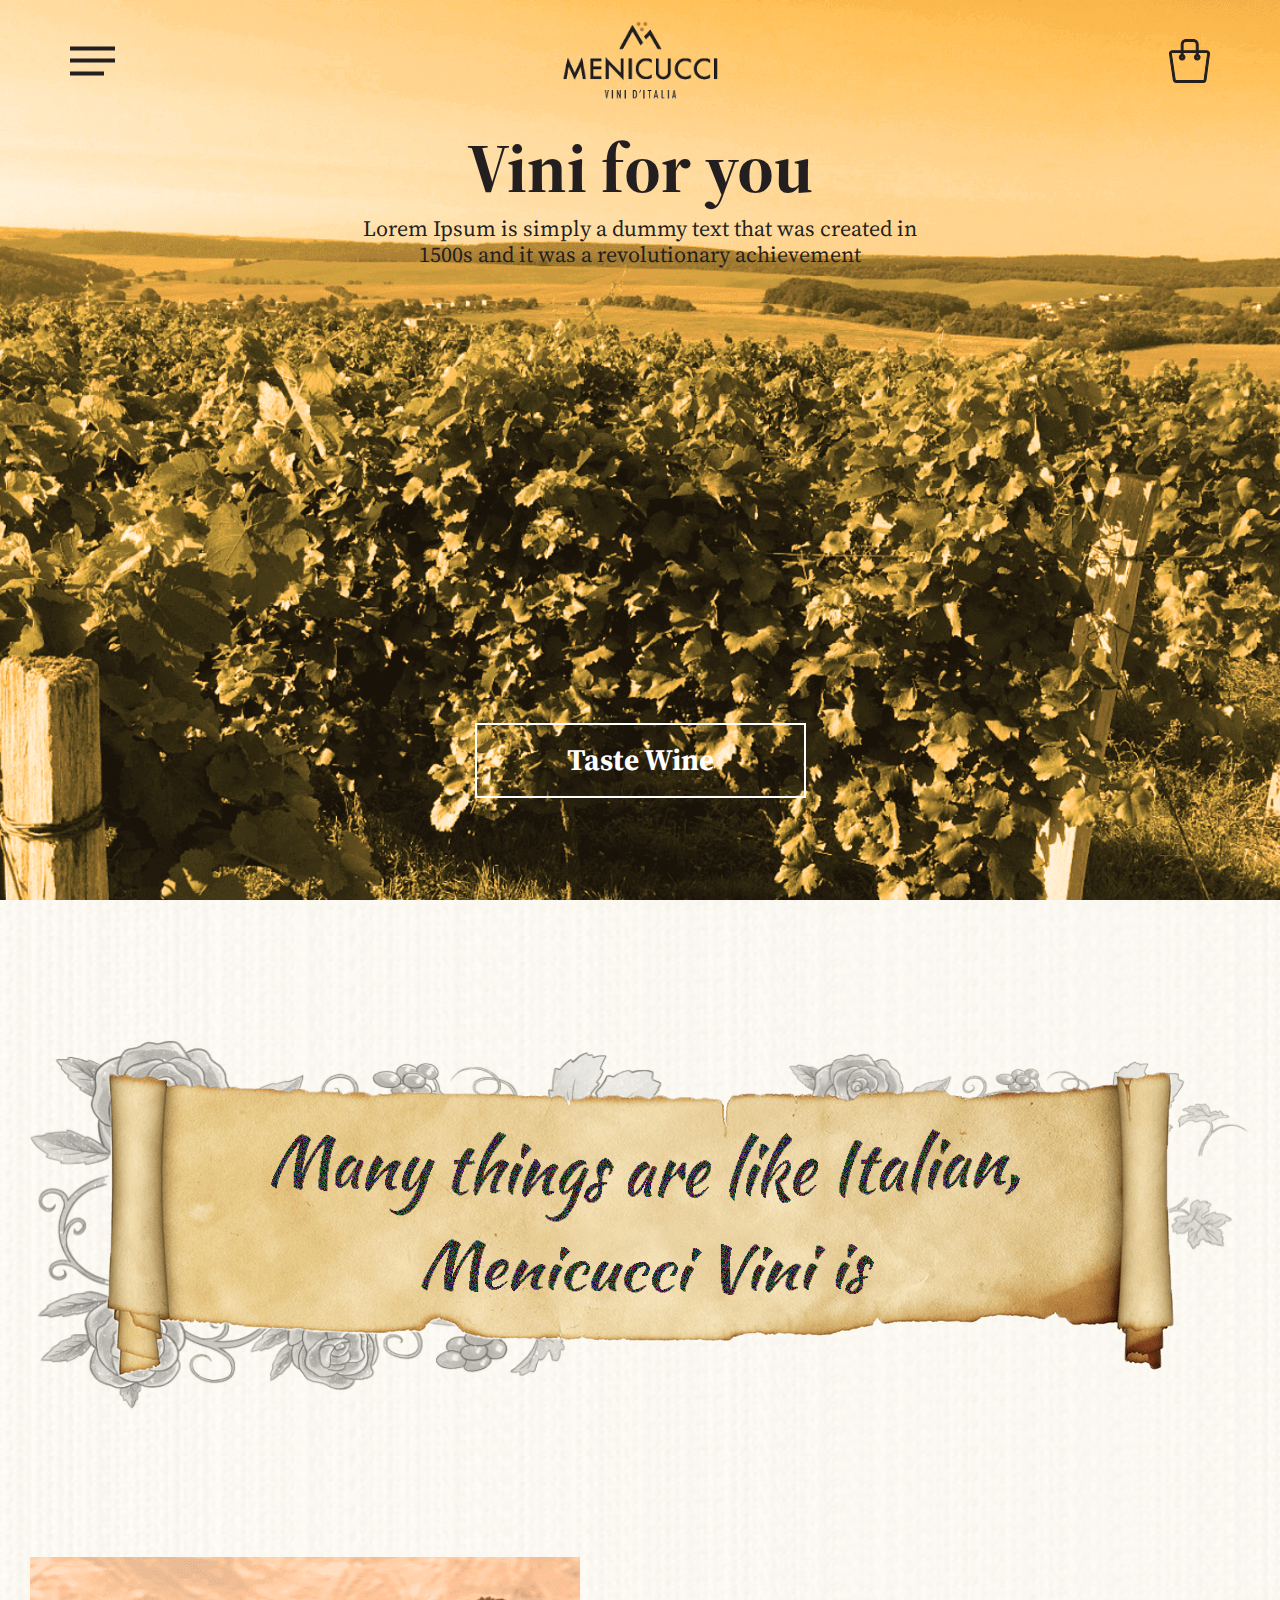
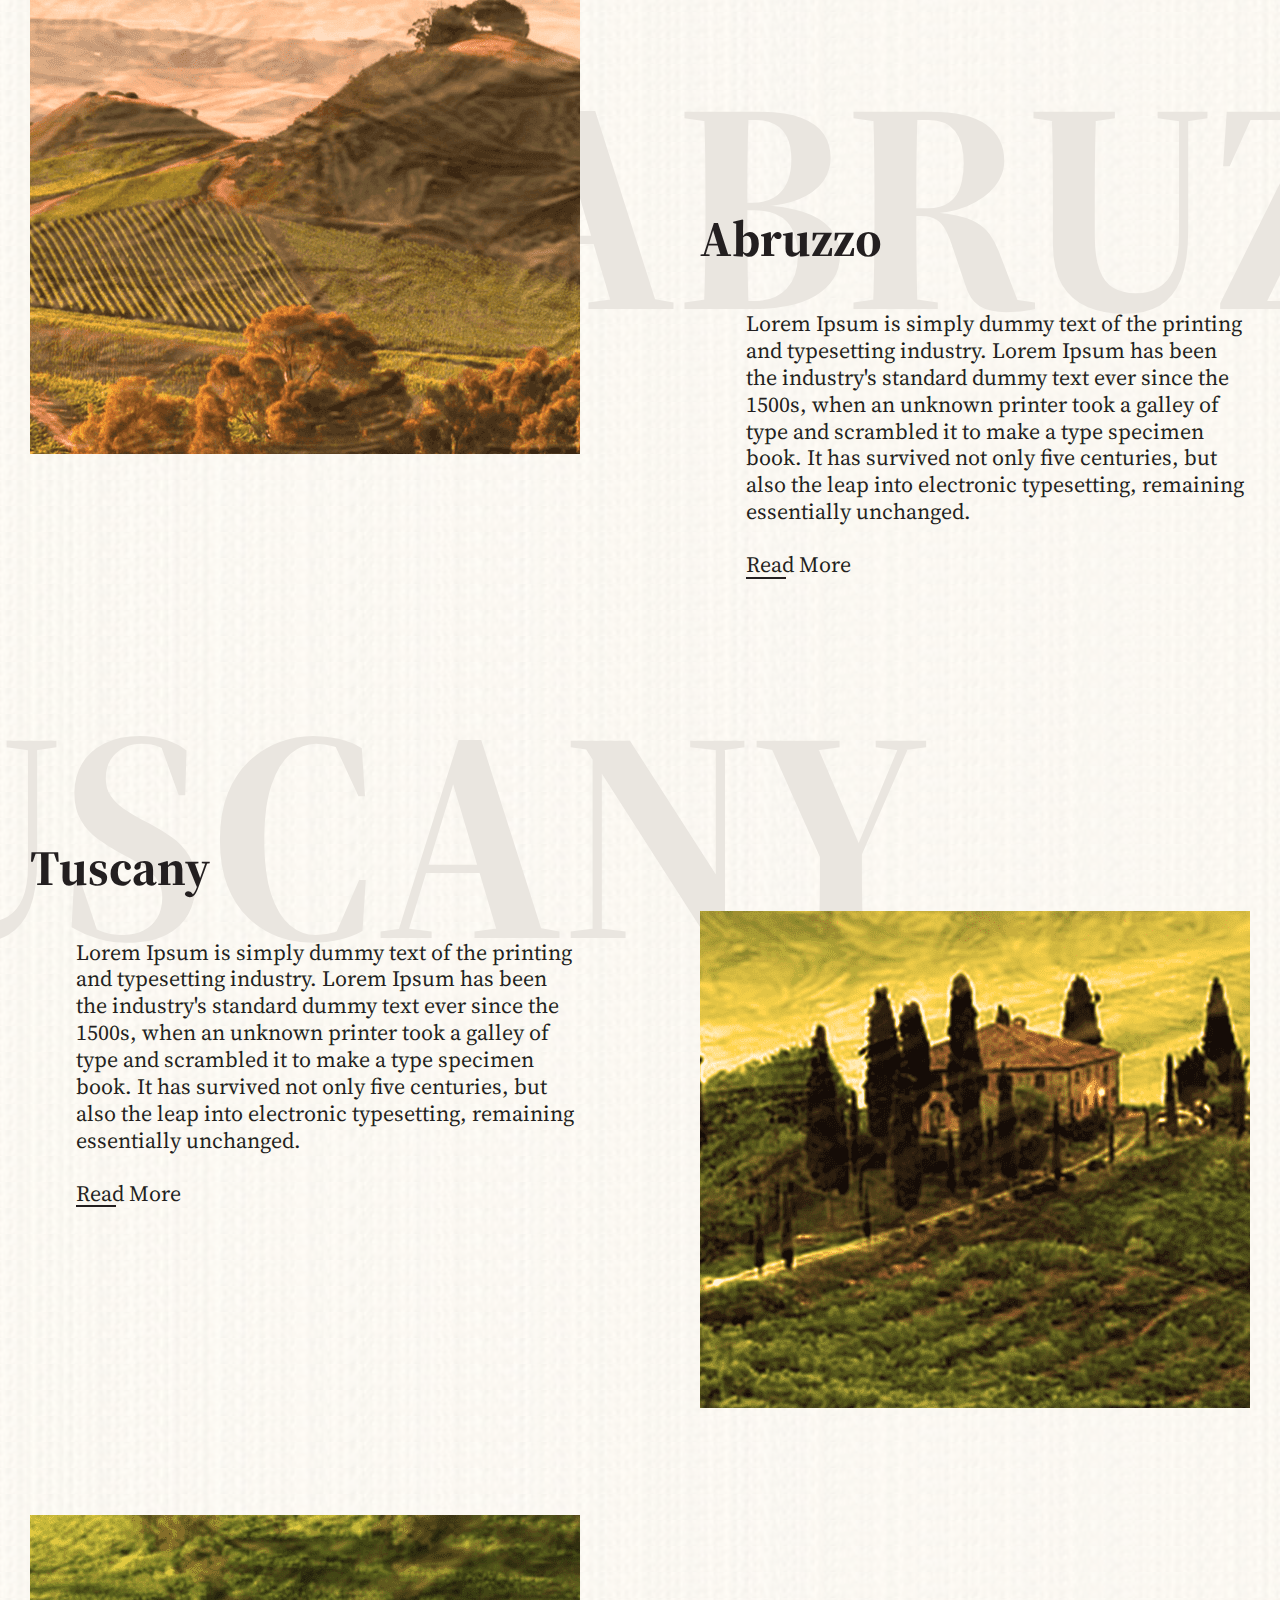
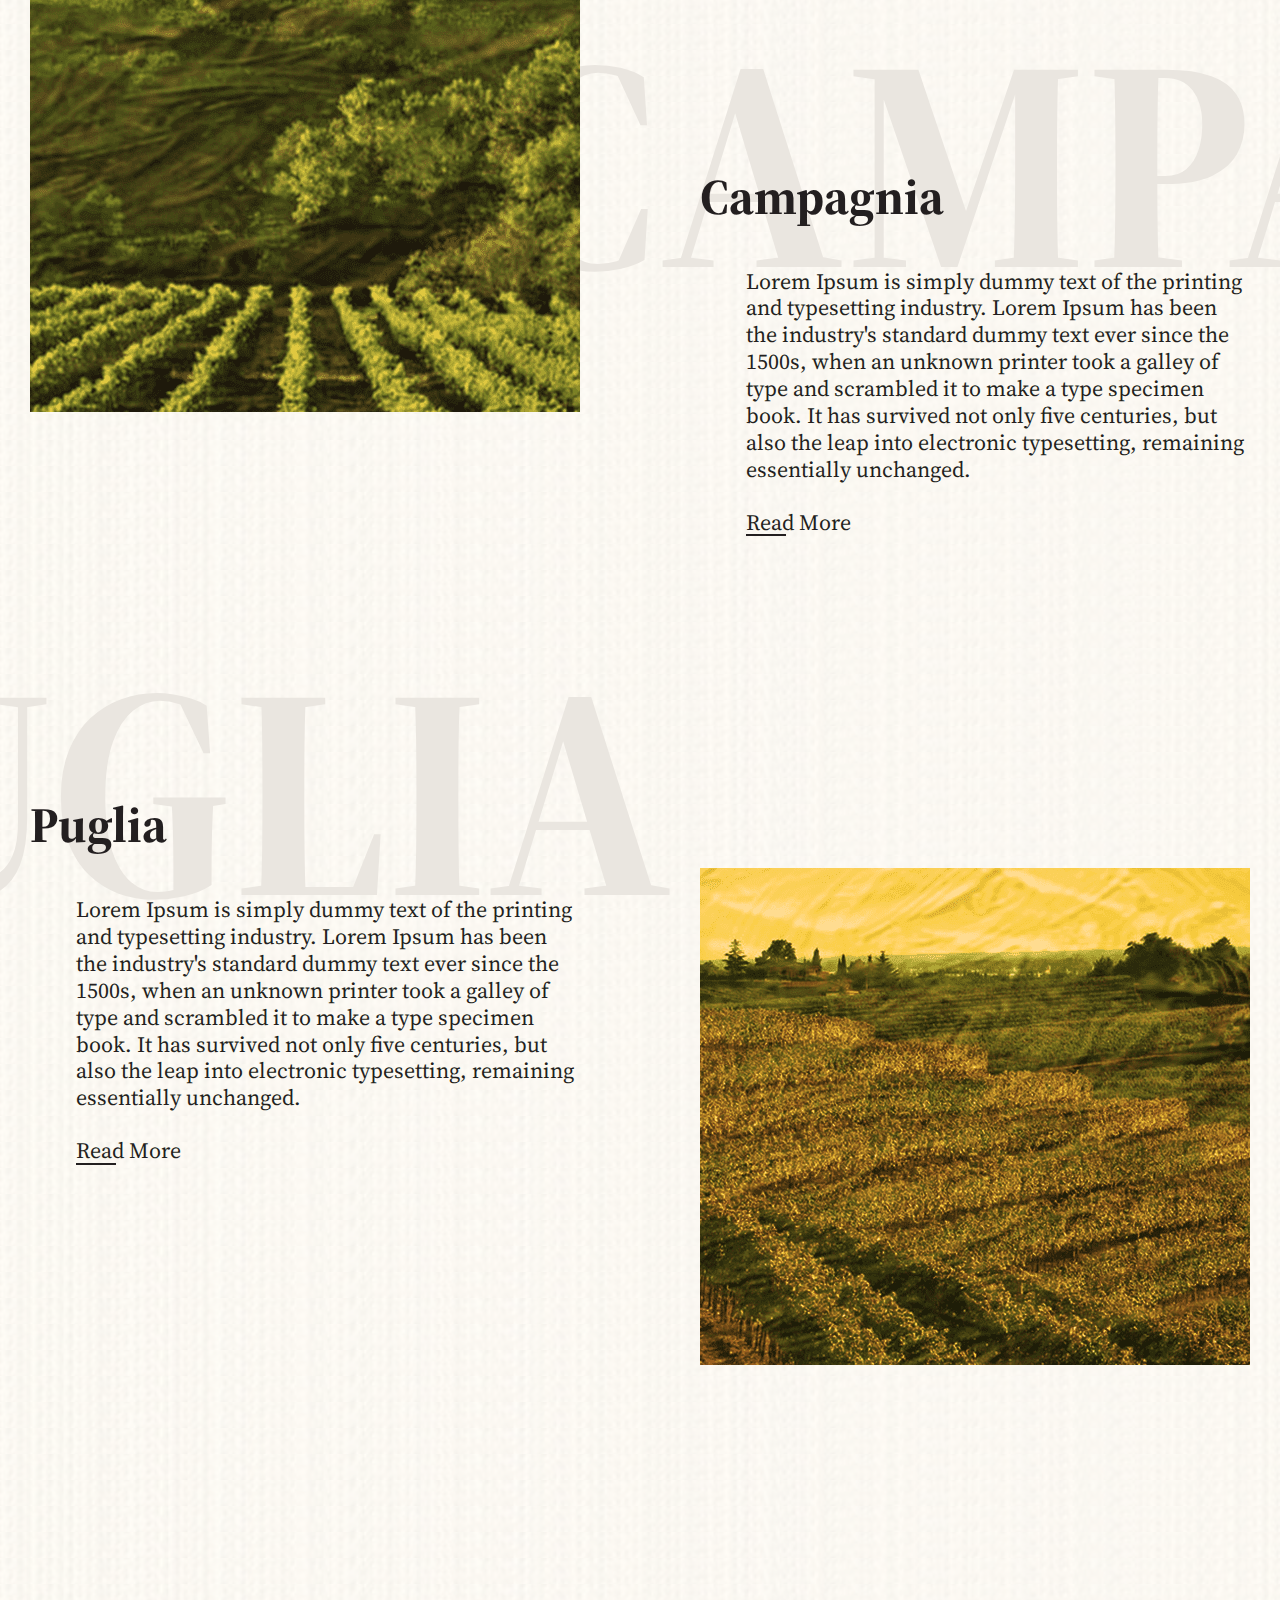
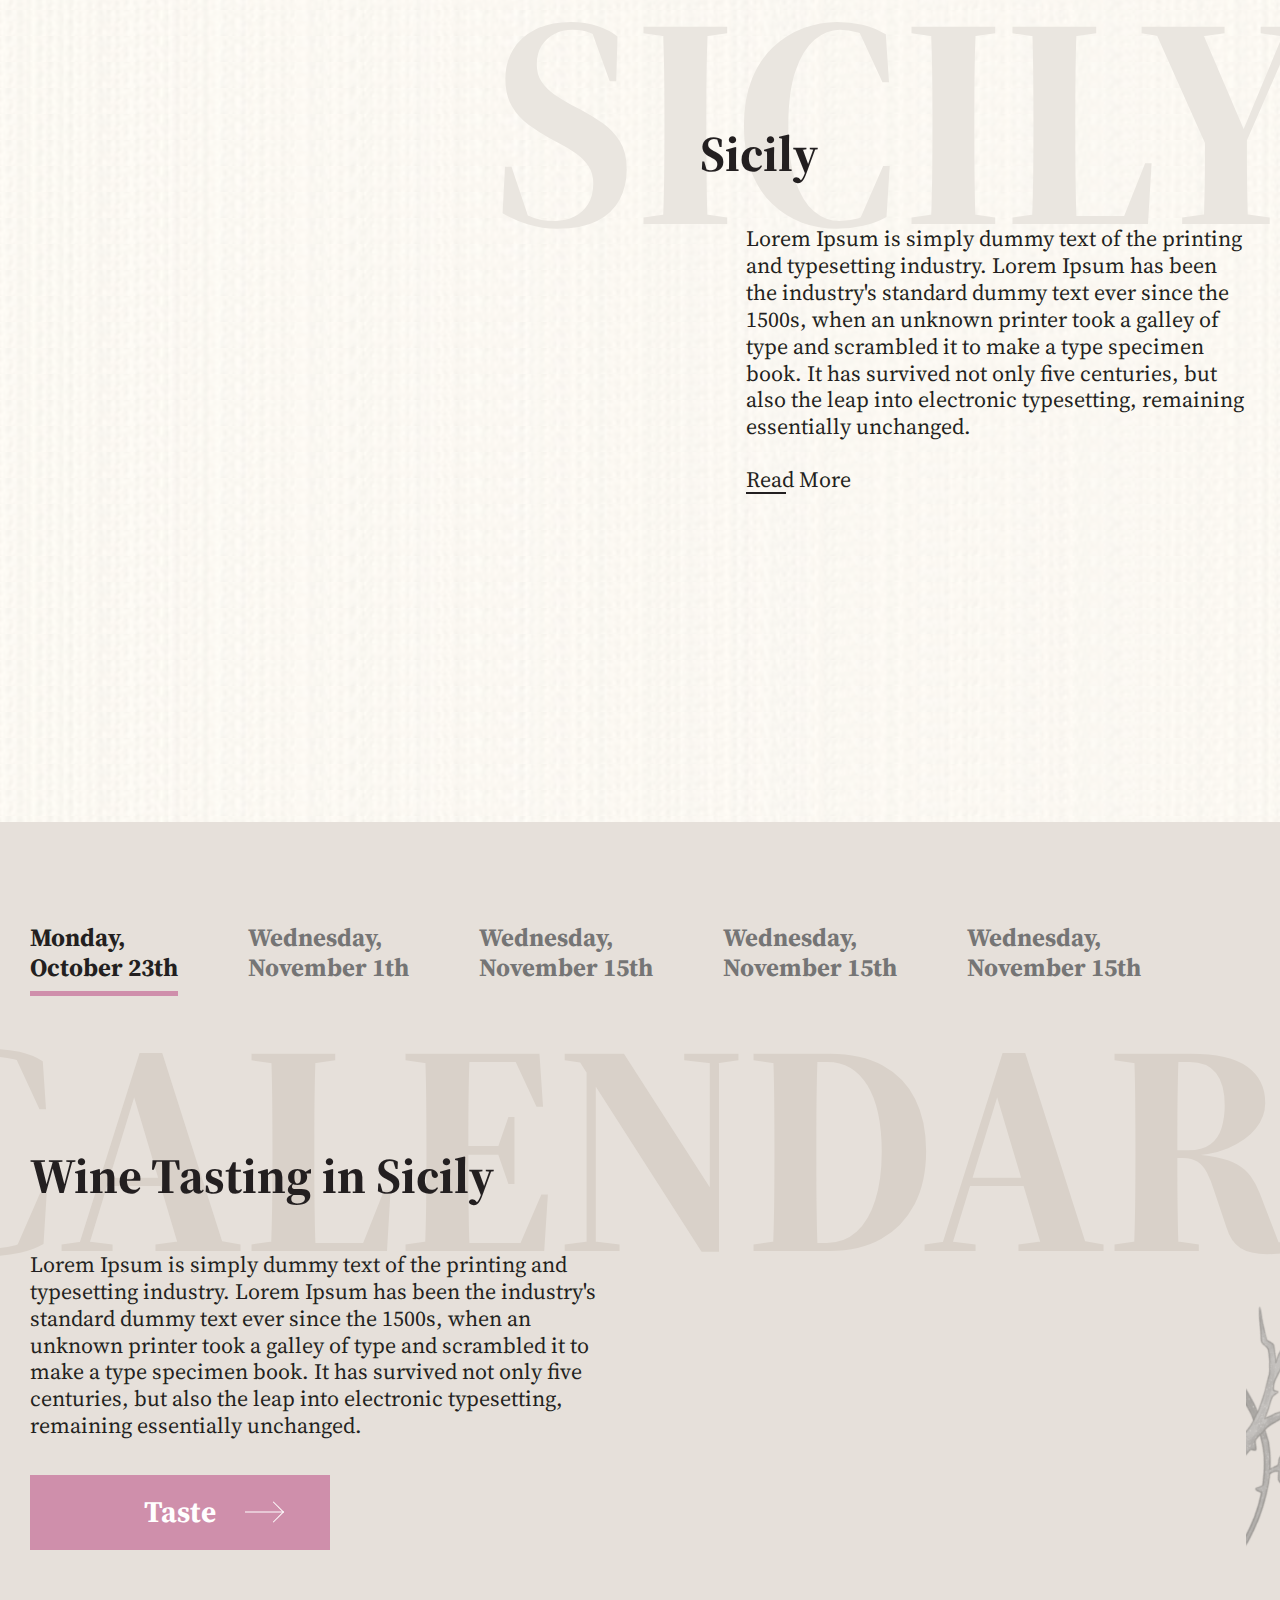
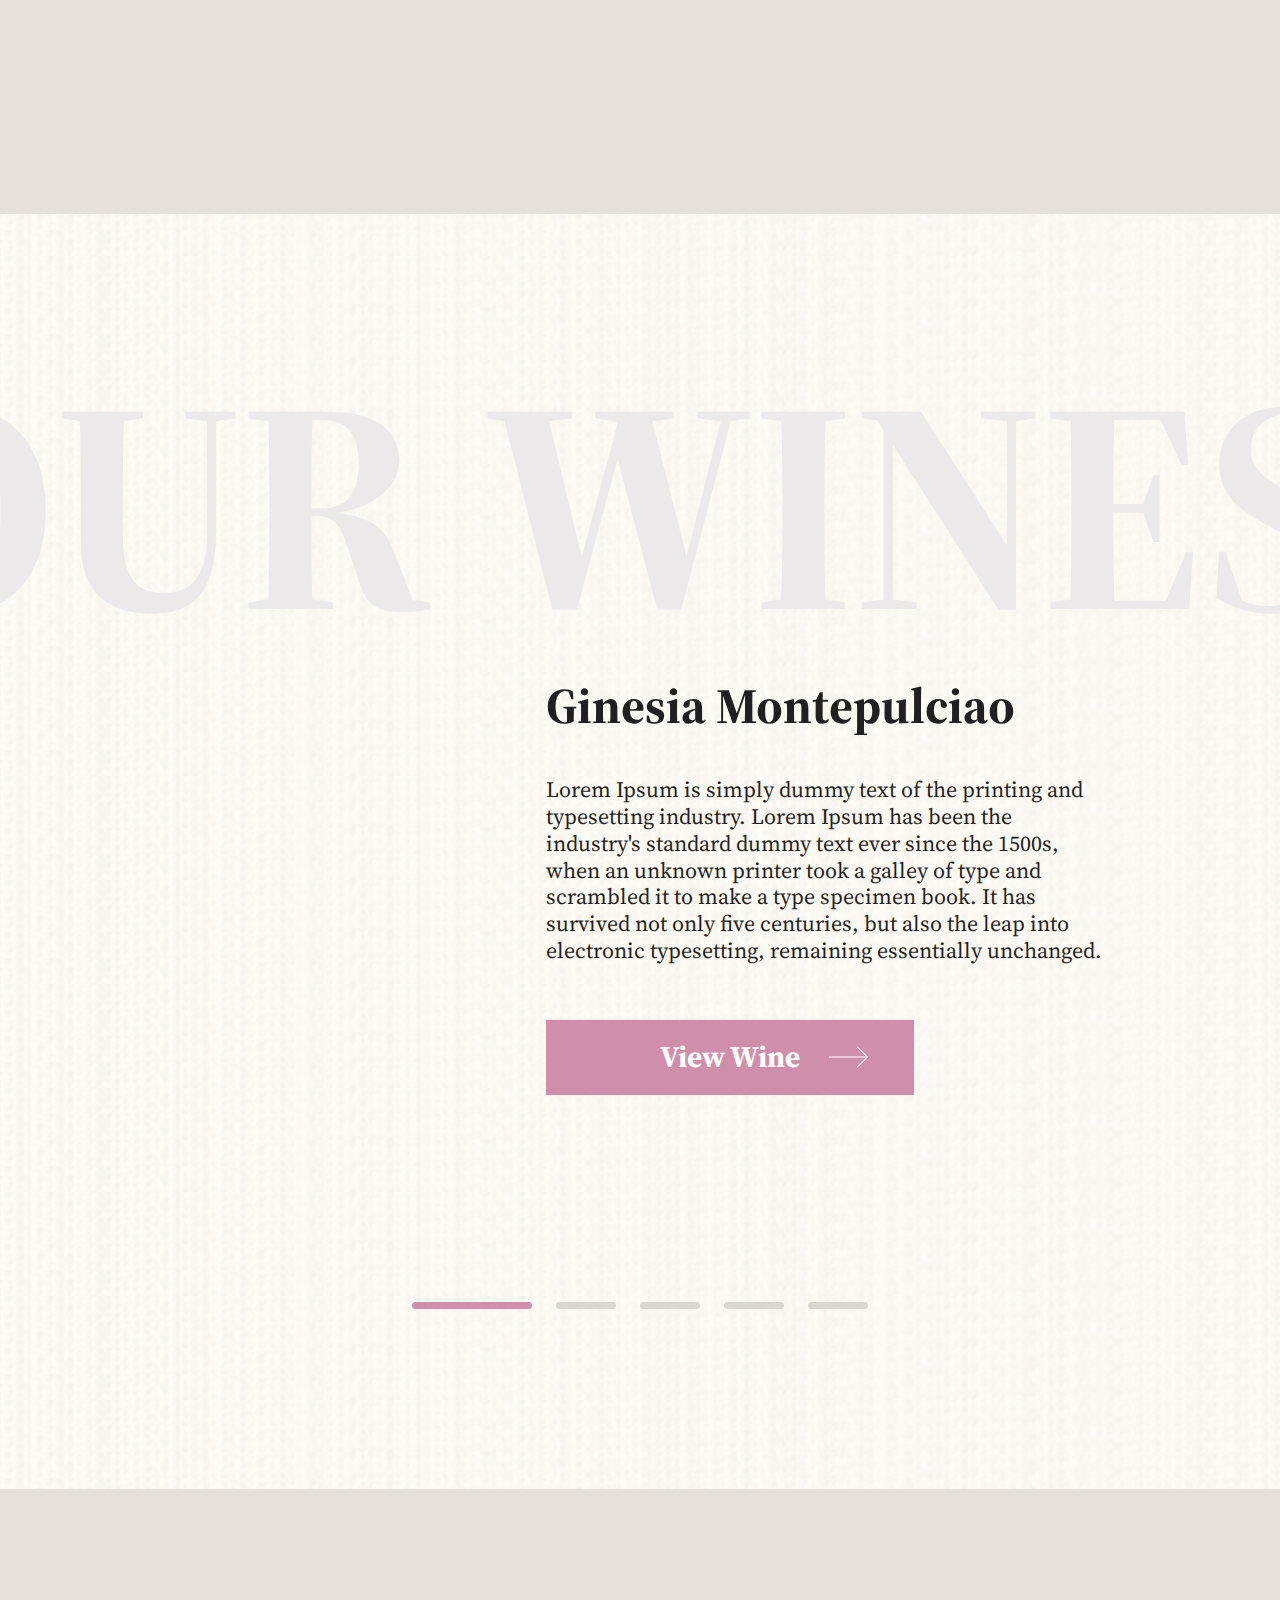
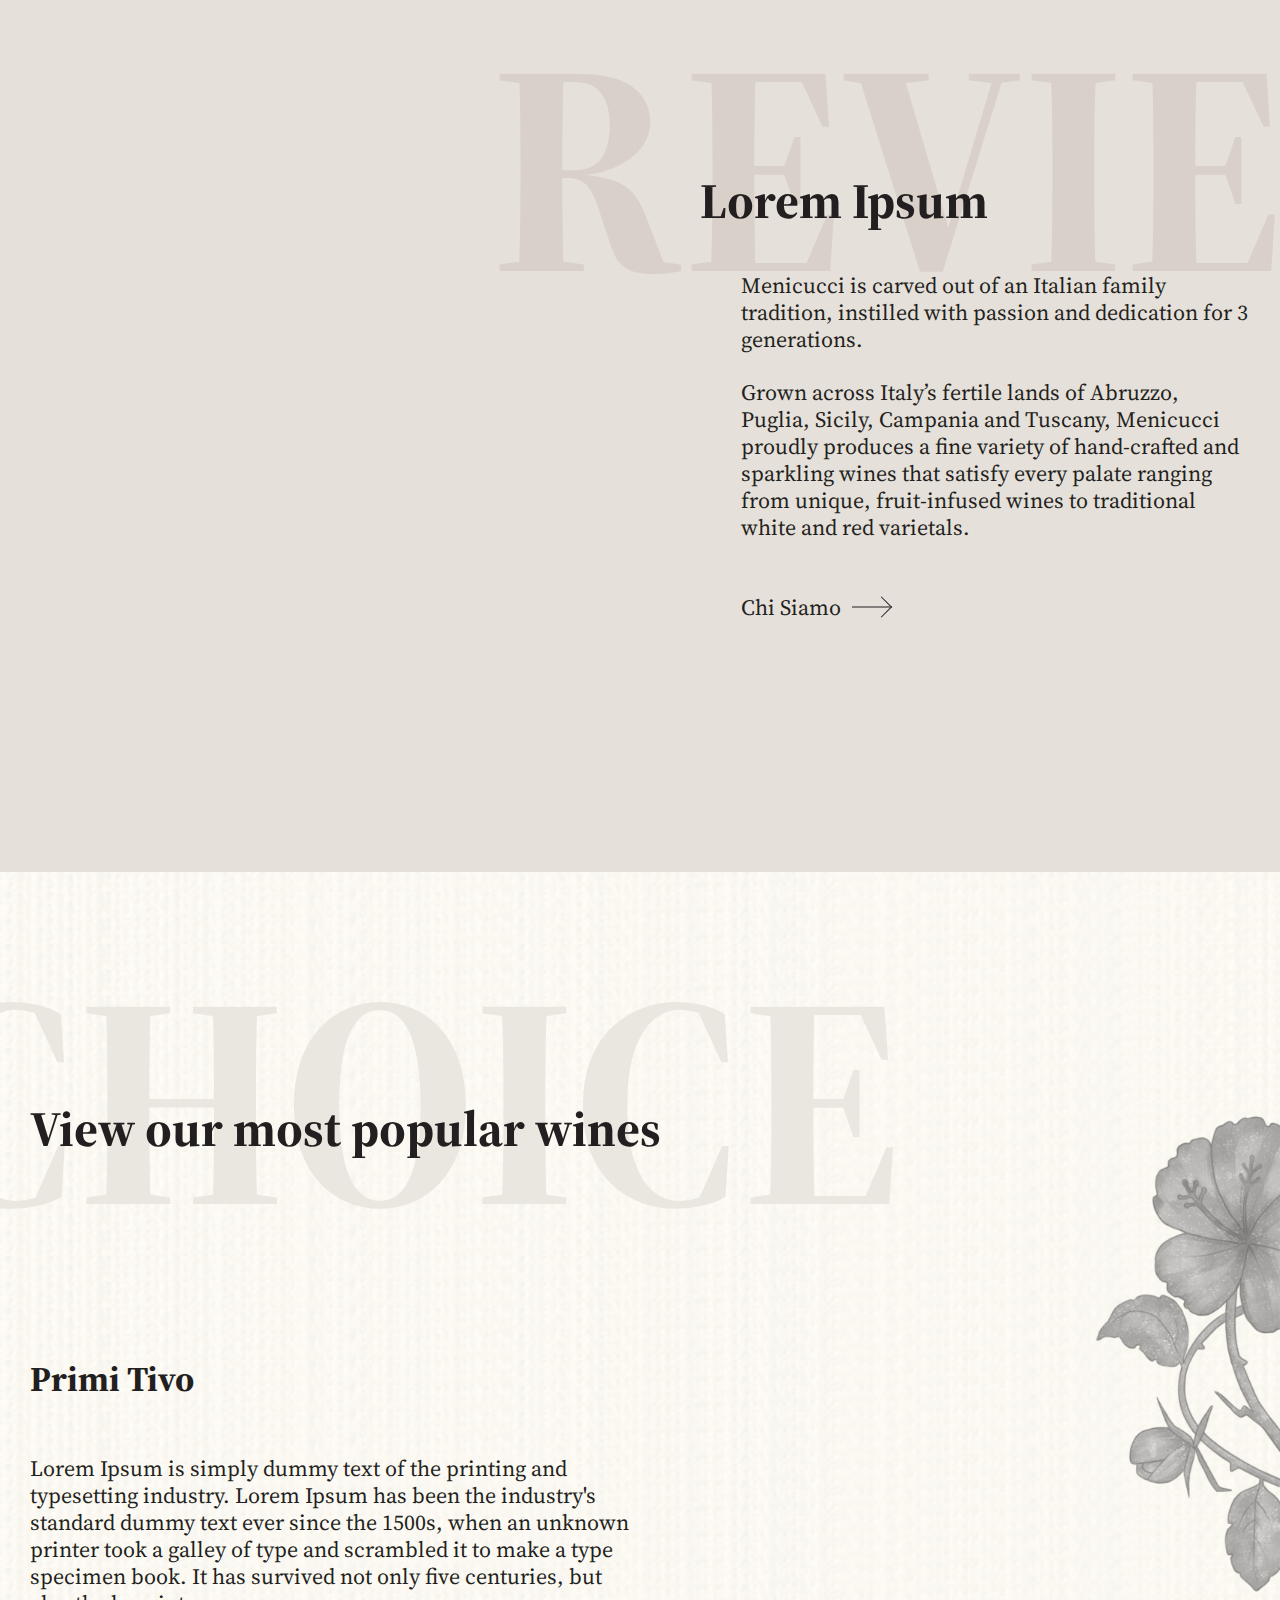
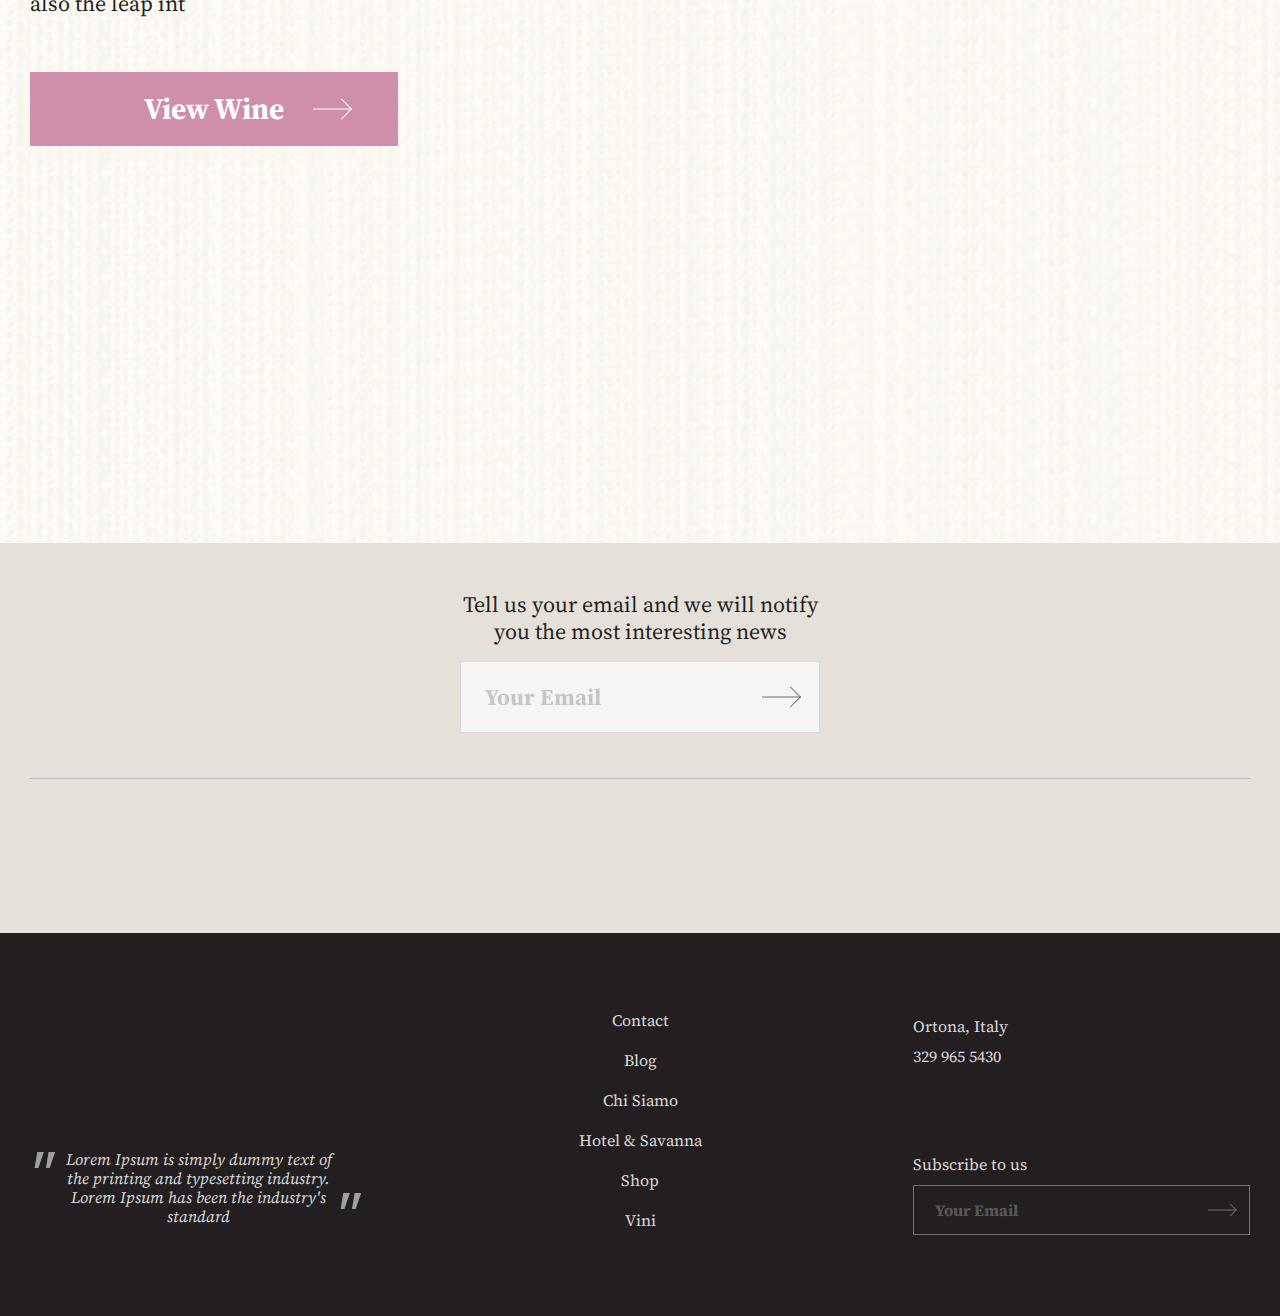
<file: index.html>
﻿<!DOCTYPE html>
<html>
    <head>
        <meta http-equiv="Content-Type" content="text/html; charset=utf-8" />
        <meta name="viewport" content="width=device-width" />
        <title>Wine | index</title>
        <link rel="stylesheet" href="css/all.css" media="all" />
    </head>

    <body>
        <div id="wrapper">
            <header id="header">
                <div class="container">
                    <div class="header__inner">
                        <strong class="logo"
                            ><a href="#"><img src="images/logo.png" width="168" height="85" alt="logo" loading="lazy" /></a
                        ></strong>
                        <strong class="logo logo__small"
                        ><a href="#"><img src="images/logo-small.png" width="92" height="49" alt="logo" loading="lazy" /></a
                        ></strong>
                        <nav id="nav">
                            <span class="toogle-menu">
                                <span class="t"></span>
                                <span class="c"></span>
                                <span class="b"></span>
                            </span>
                            <div class="menu-holder">
                                <div class="holder-box-menu">
                                    <ul class="menu">
                                        <li><a href="#">Shop</a></li>
                                        <li>
                                            <a class="drop-link" href="#">Wine Regions <span class="icon-drop"></span></a>
                                            <div class="hold-drop">
                                                <ul class="drop-menu">
                                                    <li><a href="#">Tuscany</a></li>
                                                    <li><a href="#">Abruzzo</a></li>
                                                    <li><a href="#">Puglia</a></li>
                                                    <li><a href="#">Campagnia</a></li>
                                                    <li><a href="#">Sicily</a></li>
                                                </ul>
                                            </div>
                                        </li>
                                        <li><a href="#">Cantina & Hotel</a></li>
                                        <li><a href="#">Alula Olive Oil</a></li>
                                    </ul>
                                </div>
                                <div class="add-nav">
                                    <ul class="add-nav__list">
                                        <li><a href="#">Chi Siamo</a></li>
                                        <li><a href="#">Contatti</a></li>
                                        <li><a href="#">Blog</a></li>
                                    </ul>
                                    <div class="info-site">
                                        <a href="tel:393341036546">+39 334 1036546</a>
                                        <a href="tel:390859112196">+39 085 9112196</a>
                                        <a href="mailto:info@menicuccivini.it">info@menicuccivini.it</a>
                                        <address>
                                            Menicucci Srl - Via Verso Tollo 232/b - 66010 - Canosa Sannita (Ch)
                                        </address>
                                    </div>
                                    <div class="hold-social">
                                        <span class="add-nav__label">Follow us</span>
                                        <ul class="social-list">
                                            <li>
                                                <a href="#" class="social-list__link"
                                                ><img src="images/icon-fb.svg" alt="fb" loading="lazy" /></a>
                                            </li>
                                            <li>
                                                <a href="#" class="social-list__link"
                                                ><img src="images/icon-instagram.svg" alt="instagram" loading="lazy" /></a>
                                            </li>
                                            <li>
                                                <a href="#" class="social-list__link"
                                                ><img src="images/icon-youtube.svg" alt="youtube" loading="lazy" /></a>
                                            </li>
                                        </ul>
                                    </div>
                                </div>
                            </div>
                        </nav>
                        <a href="" class="cart-btn"></a>
                    </div>
                </div>
            </header>
            <main id="main">
                <section class="section-intro" style="background-image: url(images/bg-intro.png)">
                    <div class="container">
                        <div class="section-intro__top">
                            <h1>Vini for you</h1>
                            <p>
                                Lorem Ipsum is simply a dummy text that was created in 1500s and it was a revolutionary achievement
                            </p>
                        </div>
                        <div class="section-intro__bottom">
                            <a href="" class="btn btn-white">Taste Wine</a>
                        </div>
                    </div>
                </section>
                <section class="section-motto" >
                    <div class="rose-right"></div>
                    <div class="rose-left"></div>
                    <div class="container">
                        <div class="section-motto__image"  style="background-image: url(images/bg-motto.png)">
                            <img src="images/img-motto.png" alt="motto"  loading="lazy"/>
                        </div>
                    </div>
                </section>
                <section class="section-region">
                    <div class="container">
                        <div class="section-region__item">
                            <div class="section-region__image hidden-xs">
                                <img  src="images/img001.png" alt="image" width="550" height="497" loading="lazy" />
                            </div>
                            <div class="section-region__info">
                                <h2 class="projection-title" data-title="Abruzzo">Abruzzo</h2>
                                <div class="section-region__image visible-xs">
                                    <img  src="images/img001.png" alt="image"  width="550" height="497" loading="lazy" />
                                </div>
                                <p>
                                    Lorem Ipsum is simply dummy text of the printing and typesetting
                                    industry. Lorem Ipsum has been the industry's standard dummy
                                    text ever since the 1500s, when an unknown printer took a galley
                                    of type and scrambled it to make a type specimen book. It has
                                    survived not only five centuries, but also the leap into
                                    electronic typesetting, remaining essentially unchanged.
                                </p>
                                <a href="" class="read-more">Read More</a>
                            </div>
                        </div>
                        <div class="section-region__item reverse">
                            <div class="section-region__image hidden-xs">
                                <img  src="images/img002.png" alt="image"  width="550" height="497" loading="lazy" />
                            </div>
                            <div class="section-region__info">
                                <h2 class="projection-title" data-title="Tuscany">Tuscany</h2>
                                <div class="section-region__image visible-xs">
                                    <img  src="images/img002.png" alt="image"  width="550" height="497" loading="lazy" />
                                </div>
                                <p>
                                    Lorem Ipsum is simply dummy text of the printing and typesetting
                                    industry. Lorem Ipsum has been the industry's standard dummy
                                    text ever since the 1500s, when an unknown printer took a galley
                                    of type and scrambled it to make a type specimen book. It has
                                    survived not only five centuries, but also the leap into
                                    electronic typesetting, remaining essentially unchanged.
                                </p>
                                <a href="" class="read-more">Read More</a>
                            </div>
                        </div>
                        <div class="section-region__item">
                            <div class="section-region__image hidden-xs">
                                <img  src="images/img003.png" alt="image"  width="550" height="497" loading="lazy" />
                            </div>
                            <div class="section-region__info">
                                <h2 class="projection-title" data-title="Campagnia">Campagnia</h2>
                                <div class="section-region__image visible-xs">
                                    <img  src="images/img003.png" alt="image" width="550" height="497" loading="lazy" />
                                </div>
                                <p>
                                    Lorem Ipsum is simply dummy text of the printing and typesetting
                                    industry. Lorem Ipsum has been the industry's standard dummy
                                    text ever since the 1500s, when an unknown printer took a galley
                                    of type and scrambled it to make a type specimen book. It has
                                    survived not only five centuries, but also the leap into
                                    electronic typesetting, remaining essentially unchanged.
                                </p>
                                <a href="" class="read-more">Read More</a>
                            </div>
                        </div>
                        <div class="section-region__item reverse">
                            <div class="section-region__image hidden-xs">
                                <img  src="images/img004.png" alt="image"  width="550" height="497" loading="lazy" />
                            </div>
                            <div class="section-region__info">
                                <h2 class="projection-title" data-title="Puglia">Puglia</h2>
                                <div class="section-region__image visible-xs">
                                    <img  src="images/img004.png" alt="image"  width="550" height="497" loading="lazy" />
                                </div>
                                <p>
                                    Lorem Ipsum is simply dummy text of the printing and typesetting
                                    industry. Lorem Ipsum has been the industry's standard dummy
                                    text ever since the 1500s, when an unknown printer took a galley
                                    of type and scrambled it to make a type specimen book. It has
                                    survived not only five centuries, but also the leap into
                                    electronic typesetting, remaining essentially unchanged.
                                </p>
                                <a href="" class="read-more">Read More</a>
                            </div>
                        </div>
                        <div class="section-region__item">
                            <div class="section-region__image hidden-xs">
                                <img  src="images/img005.png" alt="image"  width="550" height="497" loading="lazy" />
                            </div>
                            <div class="section-region__info">
                                <h2 class="projection-title" data-title="Sicily">Sicily</h2>
                                <div class="section-region__image visible-xs">
                                    <img  src="images/img005.png" alt="image"  width="550" height="497" loading="lazy" />
                                </div>
                                <p>
                                    Lorem Ipsum is simply dummy text of the printing and typesetting
                                    industry. Lorem Ipsum has been the industry's standard dummy
                                    text ever since the 1500s, when an unknown printer took a galley
                                    of type and scrambled it to make a type specimen book. It has
                                    survived not only five centuries, but also the leap into
                                    electronic typesetting, remaining essentially unchanged.
                                </p>
                                <a href="" class="read-more">Read More</a>
                            </div>
                        </div>
                    </div>
                </section>
                <section class="section-calendar">
                    <h2 class="bg-title">CALENDAR</h2>
                    <div class="container">
                        <div class="section-calendar__tabs tabs">
                            <ul class="section-calendar__list">
                                <li data-tab="#tab01" class="active">Monday, <br />October 23th</li>
                                <li data-tab="#tab02">Wednesday, <br />November 1th</li>
                                <li data-tab="#tab03">Wednesday, <br />November 15th</li>
                                <li data-tab="#tab04">Wednesday, <br />November 15th</li>
                                <li data-tab="#tab05">Wednesday, <br />November 15th</li>
                            </ul>
                            <div class="section-calendar__tab tab" id="tab01">
                                <div class="section-calendar__text">
                                    <h3>Wine Tasting in Sicily</h3>
                                    <div class="section-calendar__image visible-xs">
                                        <img width="610" height="542" src="images/img007.png" alt="image" loading="lazy" />
                                    </div>
                                    <p>
                                        Lorem Ipsum is simply dummy text of the printing and
                                        typesetting industry. Lorem Ipsum has been the industry's
                                        standard dummy text ever since the 1500s, when an unknown
                                        printer took a galley of type and scrambled it to make a
                                        type specimen book. It has survived not only five centuries,
                                        but also the leap into electronic typesetting, remaining
                                        essentially unchanged.
                                    </p>
                                    <div class="hold-btn">
                                        <a href="#" class="btn btn-purple btn-follow">Taste</a>
                                    </div>
                                </div>
                                <div class="section-calendar__image hidden-xs">
                                    <img src="images/img007.png"  width="610" height="542"  alt="image" loading="lazy" />
                                </div>
                            </div>
                            <div class="section-calendar__tab tab" id="tab02">
                                <div class="section-calendar__text">
                                    <h3>Wine Tasting in Sicily2</h3>
                                    <div class="section-calendar__image visible-xs">
                                        <img width="610" height="542"  src="images/img007.png" alt="image" loading="lazy" />
                                    </div>
                                    <p>
                                        Lorem Ipsum is simply dummy text of the printing and
                                        typesetting industry. Lorem Ipsum has been the industry's
                                        standard dummy text ever since the 1500s, when an unknown
                                        printer took a galley of type and scrambled it to make a
                                        type specimen book. It has survived not only five centuries,
                                        but also the leap into electronic typesetting, remaining
                                        essentially unchanged.
                                    </p>
                                    <div class="hold-btn">
                                        <a href="#" class="btn btn-purple btn-follow">Taste</a>
                                    </div>
                                </div>
                                <div class="section-calendar__image hidden-xs">
                                    <img  width="610" height="542" src="images/img007.png" alt="image" loading="lazy" />
                                </div>
                            </div>
                            <div class="section-calendar__tab tab" id="tab03">
                                <div class="section-calendar__text">
                                    <h3>Wine Tasting in Sicily3</h3>
                                    <div class="section-calendar__image visible-xs">
                                        <img  width="610" height="542" src="images/img007.png" alt="image" loading="lazy" />
                                    </div>
                                    <p>
                                        Lorem Ipsum is simply dummy text of the printing and
                                        typesetting industry. Lorem Ipsum has been the industry's
                                        standard dummy text ever since the 1500s, when an unknown
                                        printer took a galley of type and scrambled it to make a
                                        type specimen book. It has survived not only five centuries,
                                        but also the leap into electronic typesetting, remaining
                                        essentially unchanged.
                                    </p>
                                    <div class="hold-btn">
                                        <a href="#" class="btn btn-purple btn-follow">Taste</a>
                                    </div>
                                </div>
                                <div class="section-calendar__image hidden-xs">
                                    <img width="610" height="542" src="images/img007.png" alt="image" loading="lazy" />
                                </div>
                            </div>
                            <div class="section-calendar__tab tab" id="tab04">
                                <div class="section-calendar__text">
                                    <h3>Wine Tasting in Sicily4</h3>
                                    <div class="section-calendar__image visible-xs">
                                        <img  src="images/img007.png" alt="image" loading="lazy" />
                                    </div>
                                    <p>
                                        Lorem Ipsum is simply dummy text of the printing and
                                        typesetting industry. Lorem Ipsum has been the industry's
                                        standard dummy text ever since the 1500s, when an unknown
                                        printer took a galley of type and scrambled it to make a
                                        type specimen book. It has survived not only five centuries,
                                        but also the leap into electronic typesetting, remaining
                                        essentially unchanged.
                                    </p>
                                    <div class="hold-btn">
                                        <a href="#" class="btn btn-purple btn-follow">Taste</a>
                                    </div>
                                </div>
                                <div class="section-calendar__image hidden-xs">
                                    <img width="610" height="542"  src="images/img007.png" alt="image" loading="lazy" />
                                </div>
                            </div>
                            <div class="section-calendar__tab tab" id="tab05">
                                <div class="section-calendar__text">
                                    <h3>Wine Tasting in Sicily5</h3>
                                    <div class="section-calendar__image visible-xs">
                                        <img width="610" height="542"  src="images/img007.png" alt="image" loading="lazy" />
                                    </div>
                                    <p>
                                        Lorem Ipsum is simply dummy text of the printing and
                                        typesetting industry. Lorem Ipsum has been the industry's
                                        standard dummy text ever since the 1500s, when an unknown
                                        printer took a galley of type and scrambled it to make a
                                        type specimen book. It has survived not only five centuries,
                                        but also the leap into electronic typesetting, remaining
                                        essentially unchanged.
                                    </p>
                                    <div class="hold-btn">
                                        <a href="#" class="btn btn-purple btn-follow">Taste</a>
                                    </div>
                                </div>
                                <div class="section-calendar__image hidden-xs">
                                    <img  width="610" height="542" src="images/img007.png" alt="image" loading="lazy" />
                                </div>
                            </div>
                        </div>
                    </div>
                </section>
                <section class="section-gallery">
                    <h2 class="bg-title">OUR WINES</h2>
                    <div class="section-gallery__slide">
                        <div class="hold">
                            <ul class="section-gallery__list">
                                <li class="active">
                                    <div class="section-gallery__holder">
                                        <div class="section-gallery__image">
                                            <img class="main-img" width="487" height="1468" src="images/image-ginesia-montepulciano.png" alt="image" loading="lazy" />
                                            <img class="bg-image" width="903" height="1472"  src="images/ginesia-wine-ornament.png" alt="image" loading="lazy" />
                                        </div>
                                        <div class="section-gallery__info">
                                            <h3>Ginesia Montepulciao</h3>
                                            <p>
                                                Lorem Ipsum is simply dummy text of the printing
                                                and typesetting industry. Lorem Ipsum has been
                                                the industry's standard dummy text ever since
                                                the 1500s, when an unknown printer took a galley
                                                of type and scrambled it to make a type specimen
                                                book. It has survived not only five centuries,
                                                but also the leap into electronic typesetting,
                                                remaining essentially unchanged.
                                            </p>
                                            <div class="hold-btn">
                                                <a href="#" class="btn btn-purple btn-follow ">View Wine</a>
                                            </div>
                                        </div>
                                    </div>
                                </li>
                                <li>
                                    <div class="section-gallery__holder">
                                        <div class="section-gallery__image">
                                            <img class="main-img" width="487" height="1468" src="images/image-masseria-juicco.png" alt="image" loading="lazy" />
                                            <img class="bg-image" width="903" height="1472"  src="images/primitivo-wine-ornaments.png" alt="image" loading="lazy" />
                                        </div>
                                        <div class="section-gallery__info">
                                            <h3>Primi Tivo</h3>
                                            <p>
                                                Lorem Ipsum is simply dummy text of the printing
                                                and typesetting industry. Lorem Ipsum has been
                                                the industry's standard dummy text ever since
                                                the 1500s, when an unknown printer took a galley
                                                of type and scrambled it to make a type specimen
                                                book. It has survived not only five centuries,
                                                but also the leap into electronic typesetting,
                                                remaining essentially unchanged.
                                            </p>
                                            <div class="hold-btn">
                                                <a href="#" class="btn btn-purple btn-follow ">View Wine</a>
                                            </div>
                                        </div>
                                    </div>
                                </li>
                                <li>
                                    <div class="section-gallery__holder">
                                        <div class="section-gallery__image">
                                            <img class="main-img" width="487" height="1468" src="images/image-ginesia-passerina.png" alt="image" loading="lazy" />
                                            <img class="bg-image" width="903" height="1472"  src="images/ginesia-wine-ornament.png" alt="image" loading="lazy" />
                                        </div>
                                        <div class="section-gallery__info">
                                            <h3>Ginesia Passerina</h3>
                                            <p>
                                                Lorem Ipsum is simply dummy text of the printing
                                                and typesetting industry. Lorem Ipsum has been
                                                the industry's standard dummy text ever since
                                                the 1500s, when an unsection-reviewnown printer
                                                took a galley of type and scrambled it to make a
                                                type specimen book. It has survived not only
                                                five centuries, but also the leap into
                                                electronic typesetting, remaining essentially
                                                unchanged.
                                            </p>
                                            <div class="hold-btn">
                                                <a href="#" class="btn btn-purple btn-follow">View Wine</a>
                                            </div>
                                        </div>
                                    </div>
                                </li>
                                <li>
                                    <div class="section-gallery__holder">
                                        <div class="section-gallery__image">
                                            <img class="main-img" width="487" height="1468" src="images/image-ginesia-cerasuolo.png" alt="image" loading="lazy" />
                                            <img class="bg-image" width="903" height="1472"  src="images/ginesia-wine-ornament.png" alt="image" loading="lazy" />
                                        </div>
                                        <div class="section-gallery__info">
                                            <h3>Ginesia Cerasuolo</h3>
                                            <p>
                                                Lorem Ipsum is simply dummy text of the printing
                                                and typesetting industry. Lorem Ipsum has been
                                                the industry's standard dummy text ever since
                                                the 1500s, when an unknown printer took a galley
                                                of type and scrambled it to make a type specimen
                                                book. It has survived not only five centuries,
                                                but also the leap into electronic typesetting,
                                                remaining essentially unchanged.
                                            </p>
                                            <div class="hold-btn">
                                                <a href="#" class="btn btn-purple btn-follow">View Wine</a>
                                            </div>
                                        </div>
                                    </div>
                                </li>
                                <li>
                                    <div class="section-gallery__holder">
                                        <div class="section-gallery__image">
                                            <img class="main-img" width="487" height="1468" src="images/image-alzavola-rosso.png" alt="image" loading="lazy" />
                                            <img class="bg-image" width="903" height="1472" src="images/rosso-wine-ornaments.png" alt="image" loading="lazy" />
                                        </div>
                                        <div class="section-gallery__info">
                                            <h3>Alzavola Rosso</h3>
                                            <p>
                                                Lorem Ipsum is simply dummy text of the printing
                                                and typesetting industry. Lorem Ipsum has been
                                                the industry's standard dummy text ever since
                                                the 1500s, when an unknown printer took a galley
                                                of type and scrambled it to make a type specimen
                                                book. It has survived not only five centuries,
                                                but also the leap into electronic typesetting,
                                                remaining essentially unchanged.
                                            </p>
                                            <div class="hold-btn">
                                                <a href="#" class="btn btn-purple btn-follow">View Wine</a>
                                            </div>
                                        </div>
                                    </div>
                                </li>
                            </ul>
                        </div>
                        <ul class="switcher">
                            <li></li>
                            <li></li>
                            <li></li>
                            <li></li>
                            <li></li>
                        </ul>
                    </div>
                </section>
                <section class="section-review">
                    <div class="container">
                        <div class="section-review__holder">
                            <div class="section-review__image">
                                <img src="images/img-review.png"  width="621" height="716" alt="image" loading="lazy" />
                            </div>
                            <div class="section-review__info">
                                <h2 class="projection-title" data-title="REVIEW">Lorem Ipsum</h2>
                                <p>
                                    Menicucci is carved out of an Italian family tradition,
                                    instilled with passion and dedication for 3 generations.
                                </p>
                                <p>
                                    Grown across Italy’s fertile lands of Abruzzo, Puglia, Sicily,
                                    Campania and Tuscany, Menicucci proudly produces a fine variety
                                    of hand-crafted and sparkling wines that satisfy every palate
                                    ranging from unique, fruit-infused wines to traditional white
                                    and red varietals.
                                </p>
                                <a href="" class="link-follow">Chi Siamo</a>
                            </div>
                        </div>
                    </div>
                </section>
                <section class="section-choice">
                    <div class="flower-right"></div>
                    <div class="container">
                        <h2 class="projection-title" data-title="CHOICE">
                            View our most popular wines
                        </h2>
                        <div class="section-choice__gallery">
                            <div class="hold">
                                <ul>
                                    <li>
                                        <div class="section-choice__info">
                                            <strong class="section-choice__title">Alzavola Rosso</strong>
                                            <p>
                                                Lorem Ipsum is simply dummy text of the printing and typesetting industry. Lorem Ipsum has been the industry's standard dummy text ever since the 1500s, when an unknown printer took a galley of type and scrambled it to make a type specimen book. It has survived not only five centuries, but also the leap into electronic typesetting, remaining essentially unchanged.
                                            </p>
                                            <a href="#" class="btn btn-purple btn-follow">View Wine</a>
                                        </div>
                                    </li>
                                    <li class="active">
                                        <div class="section-choice__info">
                                            <strong class="section-choice__title">Primi Tivo</strong>
                                            <p>
                                                Lorem Ipsum is simply dummy text of the printing and typesetting industry. Lorem Ipsum has been the industry's standard dummy text ever since the 1500s, when an unknown printer took a galley of type and scrambled it to make a type specimen book. It has survived not only five centuries, but also the leap int
                                            </p>
                                            <a href="#" class="btn btn-purple btn-follow">View Wine</a>
                                        </div>
                                    </li>
                                    <li>
                                        <div class="section-choice__info">
                                            <strong class="section-choice__title">Ginesia Passerina</strong>
                                            <p>
                                                Lorem Ipsum is simply dummy text of the printing and typesetting industry. Lorem Ipsum has been the industry's standard dummy text ever since the 1500s, when an unknown printer took a galley of type and scrambled it to make a type specimen book. It has survived not only five centuries, but also the leap into electronic typesetting, remaining essentially unchanged.
                                            </p>
                                            <a href="#" class="btn btn-purple btn-follow">View Wine</a>
                                        </div>
                                    </li>
                                </ul>
                            </div>
                            <ul class="switcher">
                                <li>
                                    <div class="section-choice__image">
                                        <img src="images/image-alzavola-rosso.png" alt="images" width="484" height="1459"  loading="lazy" />
                                    </div>
                                </li>
                                <li class="active">
                                    <div class="section-choice__image">
                                        <img src="images/image-masseria-juicco.png" width="484" height="1459" alt="images"  loading="lazy"/>
                                    </div>
                                </li>
                                <li>
                                    <div class="section-choice__image">
                                        <img src="images/image-ginesia-passerina.png" width="484" height="1459" alt="images" loading="lazy" />
                                    </div>
                                </li>
                            </ul>
                        </div>      
                    </div>
                </section>
                <section class="section-subscribe">
                    <div class="container">
                        <div class="section-subscribe__form-hold">
                            <p>Tell us your email and we will notify you the most interesting news</p>
                            <div class="section-subscribe__form">
                                <form action="#">
                                    <input type="text" placeholder="Your Email" />
                                    <button type="submit"></button>
                                </form>
                            </div>
                        </div>
                        <div class="partners-list">
                            <div class="partners-list__item">
                                <a href="#"><img src="images/partner001.png" width="179" height="48" alt="image" loading="lazy" /></a>
                            </div>
                            <div class="partners-list__item">
                                <a href="#"><img src="images/partner002.png" width="239" height="48" alt="image" loading="lazy" /></a>
                            </div>
                            <div class="partners-list__item">
                                <a href="#"><img src="images/partner003.png" width="238" height="48" alt="image" loading="lazy" /></a>
                            </div>
                        </div>
                    </div>
                </section>
            </main>
            <footer id="footer">
                <div class="container">
                    <div class="footer__row">
                        <div class="footer__col">
                            <a href="#" class="footer-logo"
                                ><img src="images/logo-white.png" width="168" height="85" alt="logo" loading="lazy" /></a>
                            <blockquote class="blockquote">
                                Lorem Ipsum is simply dummy text of the printing and typesetting
                                industry. Lorem Ipsum has been the industry's standard
                            </blockquote>
                        </div>
                        <div class="footer__col">
                            <ul class="footer-nav">
                                <li><a href="#">Contact</a></li>
                                <li><a href="#">Blog</a></li>
                                <li><a href="#">Chi Siamo</a></li>
                                <li><a href="#">Hotel & Savanna</a></li>
                                <li><a href="#">Shop</a></li>
                                <li><a href="#">Vini</a></li>
                            </ul>
                        </div>
                        <div class="footer__col">
                            <address class="address">Ortona, Italy <br />329 965 5430</address>
                            <p>Subscribe to us</p>
                            <div class="footer__form">
                                <form action="#">
                                    <input type="text" placeholder="Your Email" />
                                    <button type="submit"></button>
                                </form>
                            </div>
                        </div>
                    </div>
                </div>
            </footer>
        </div>
        <script type="text/javascript" src="js/jquery-2.0.3.min.js"></script>
        <script type="text/javascript" src="js/jquery.tabs.min.js"></script>
        <script type="text/javascript" src="js/jquery.gallery.min.js"></script>
        <script type="text/javascript" src="js/jquery.main.js"></script>
    </body>
</html>
</file>
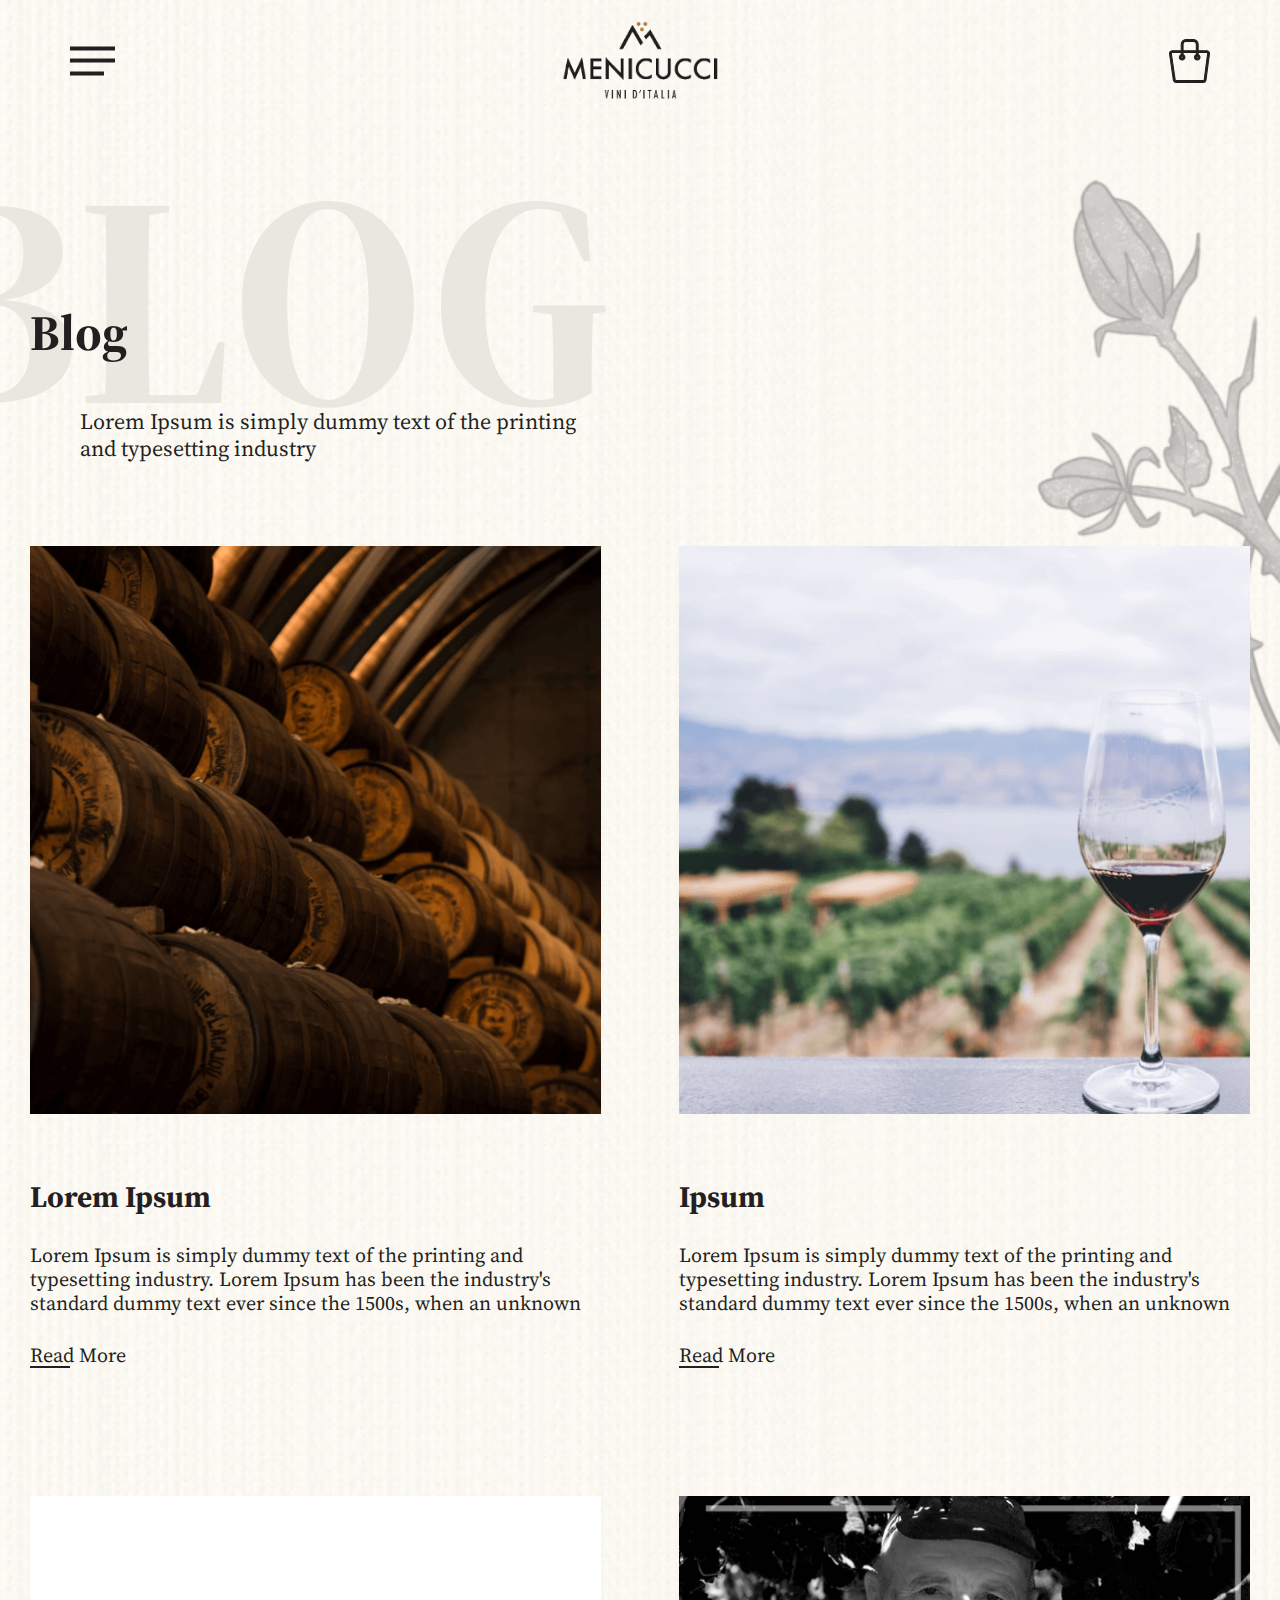
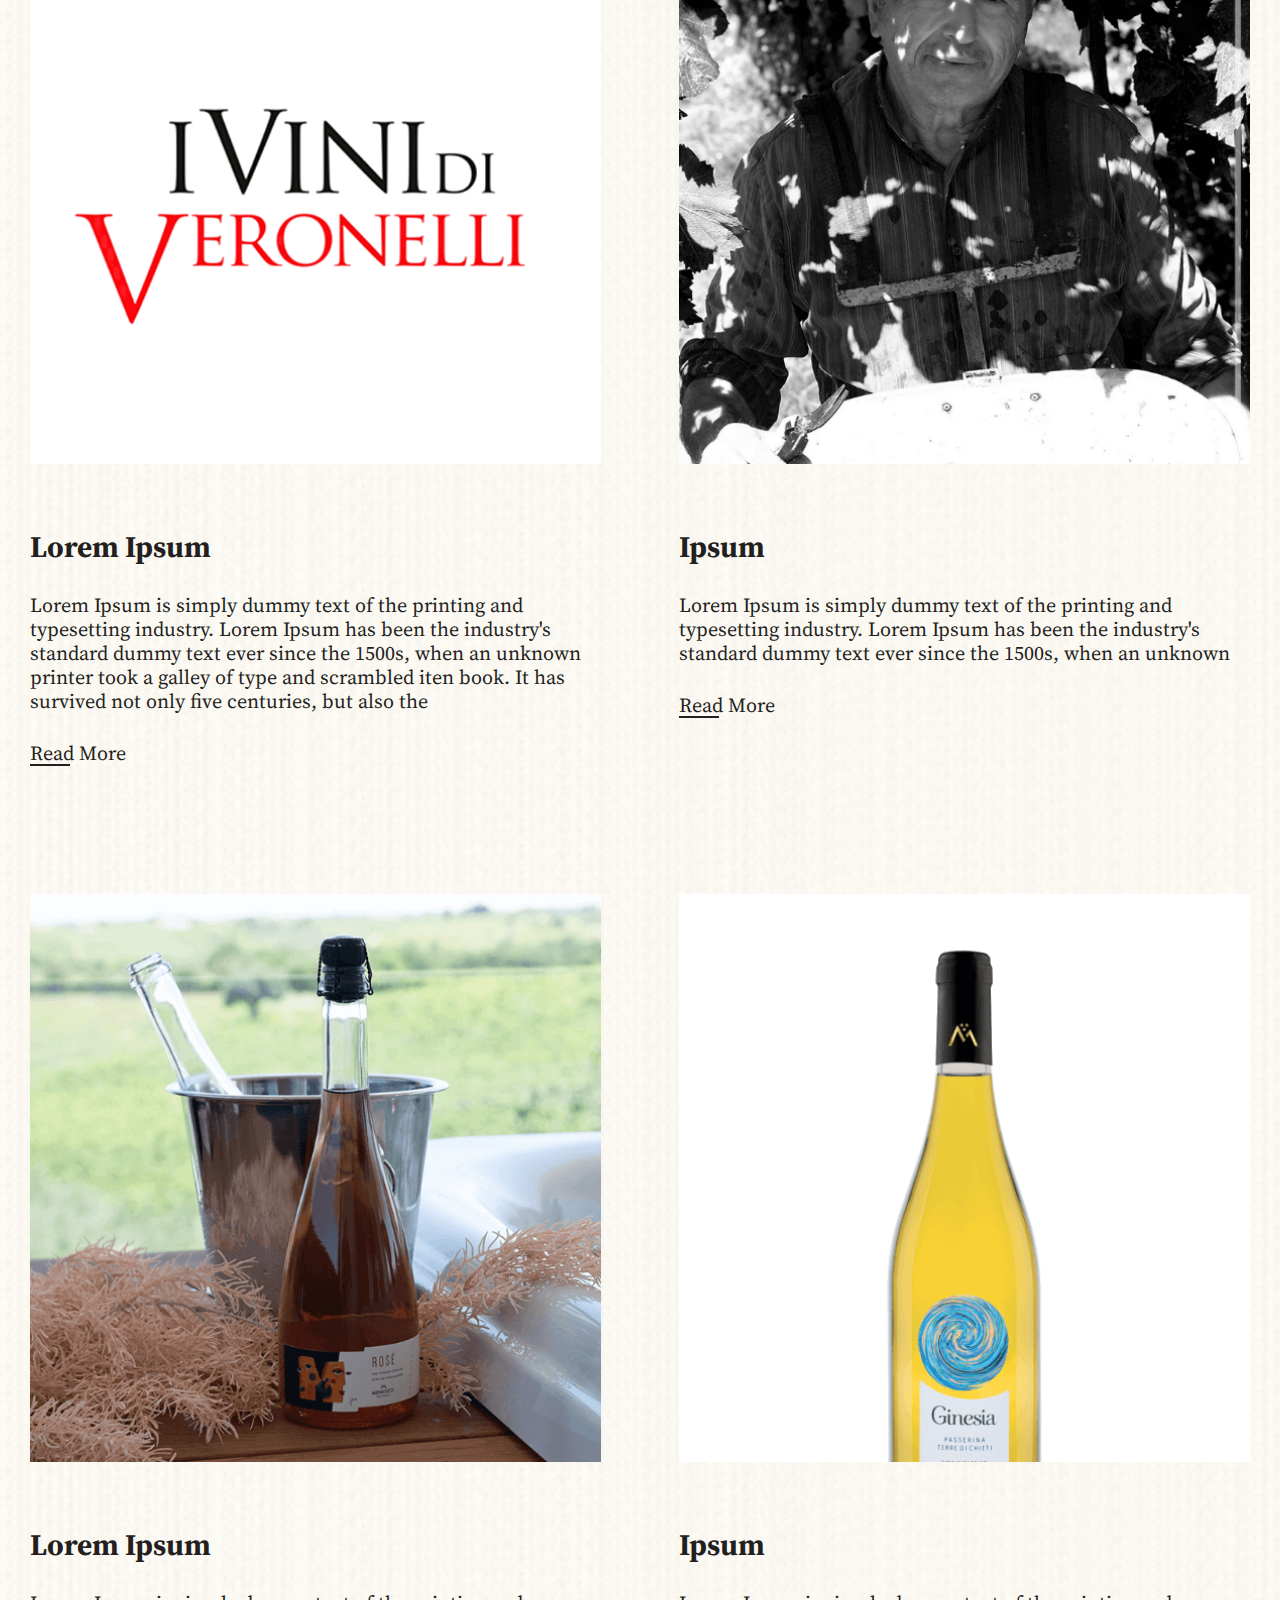
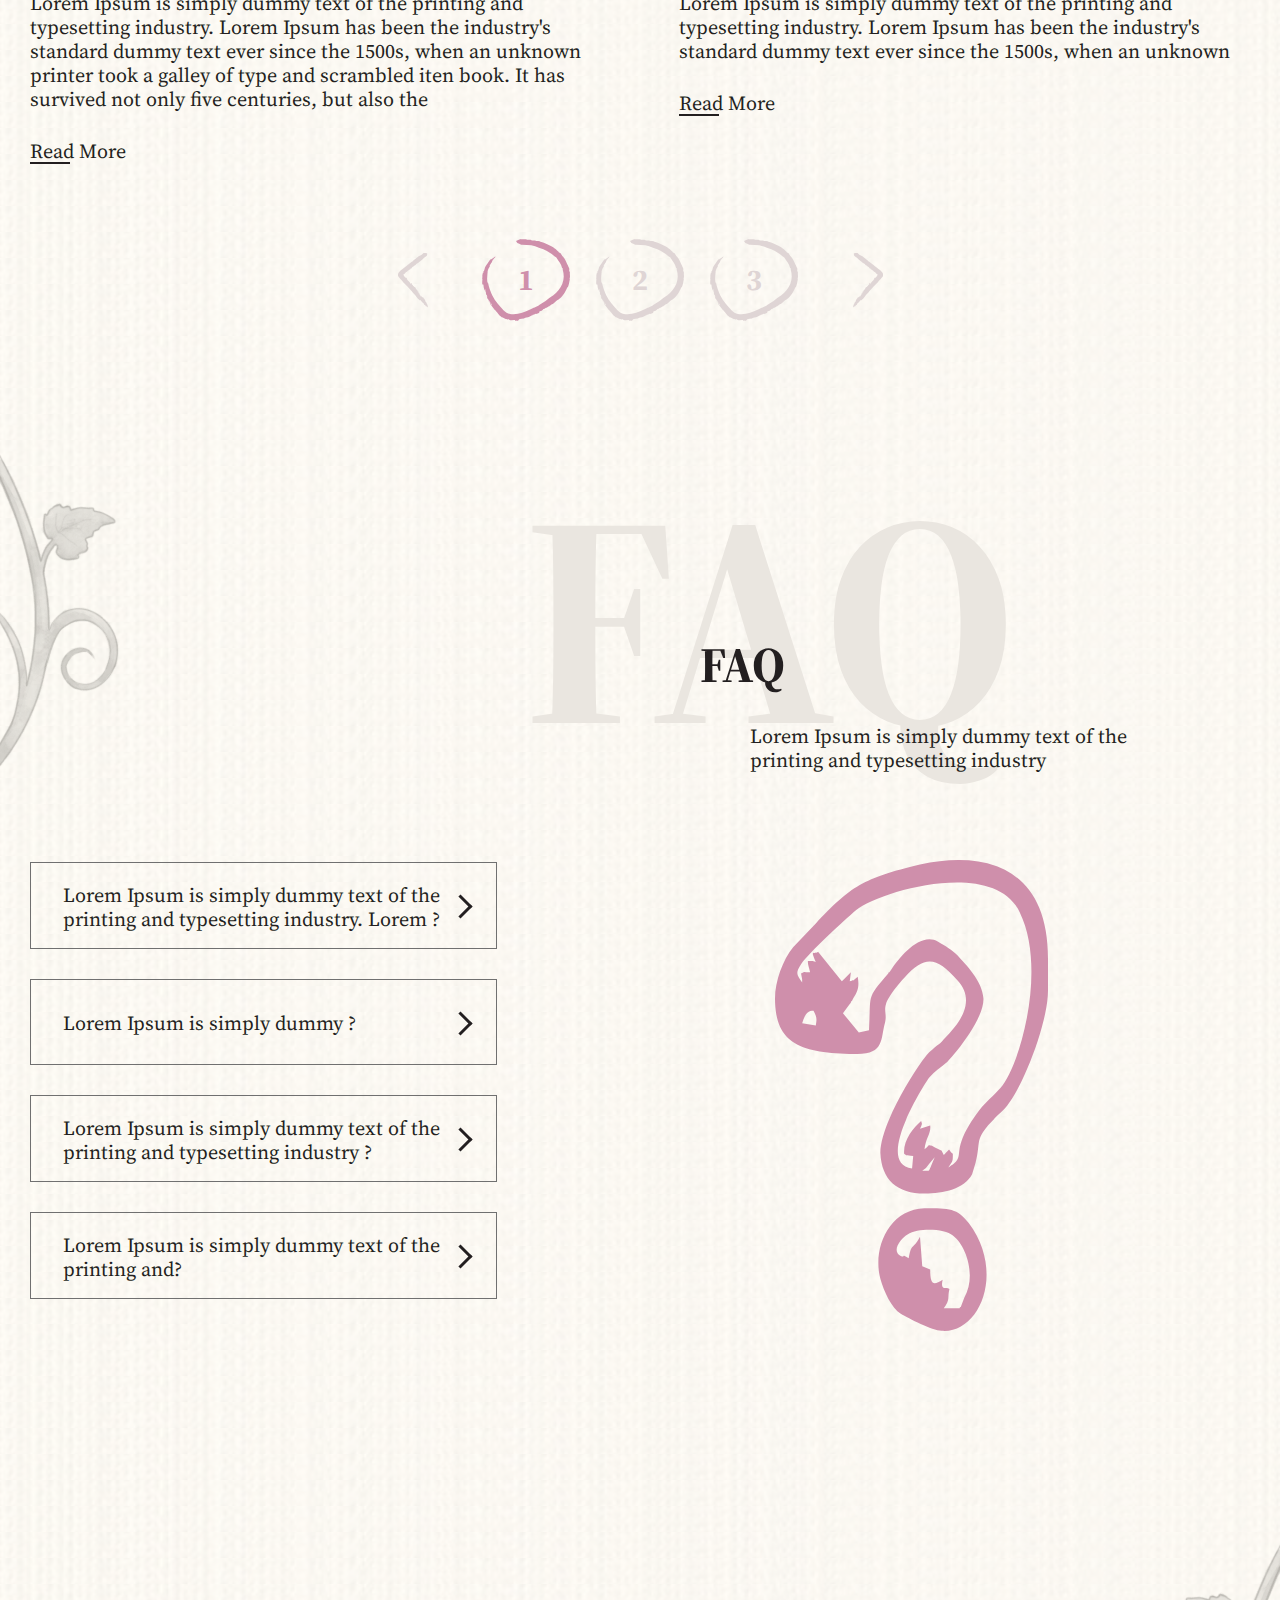
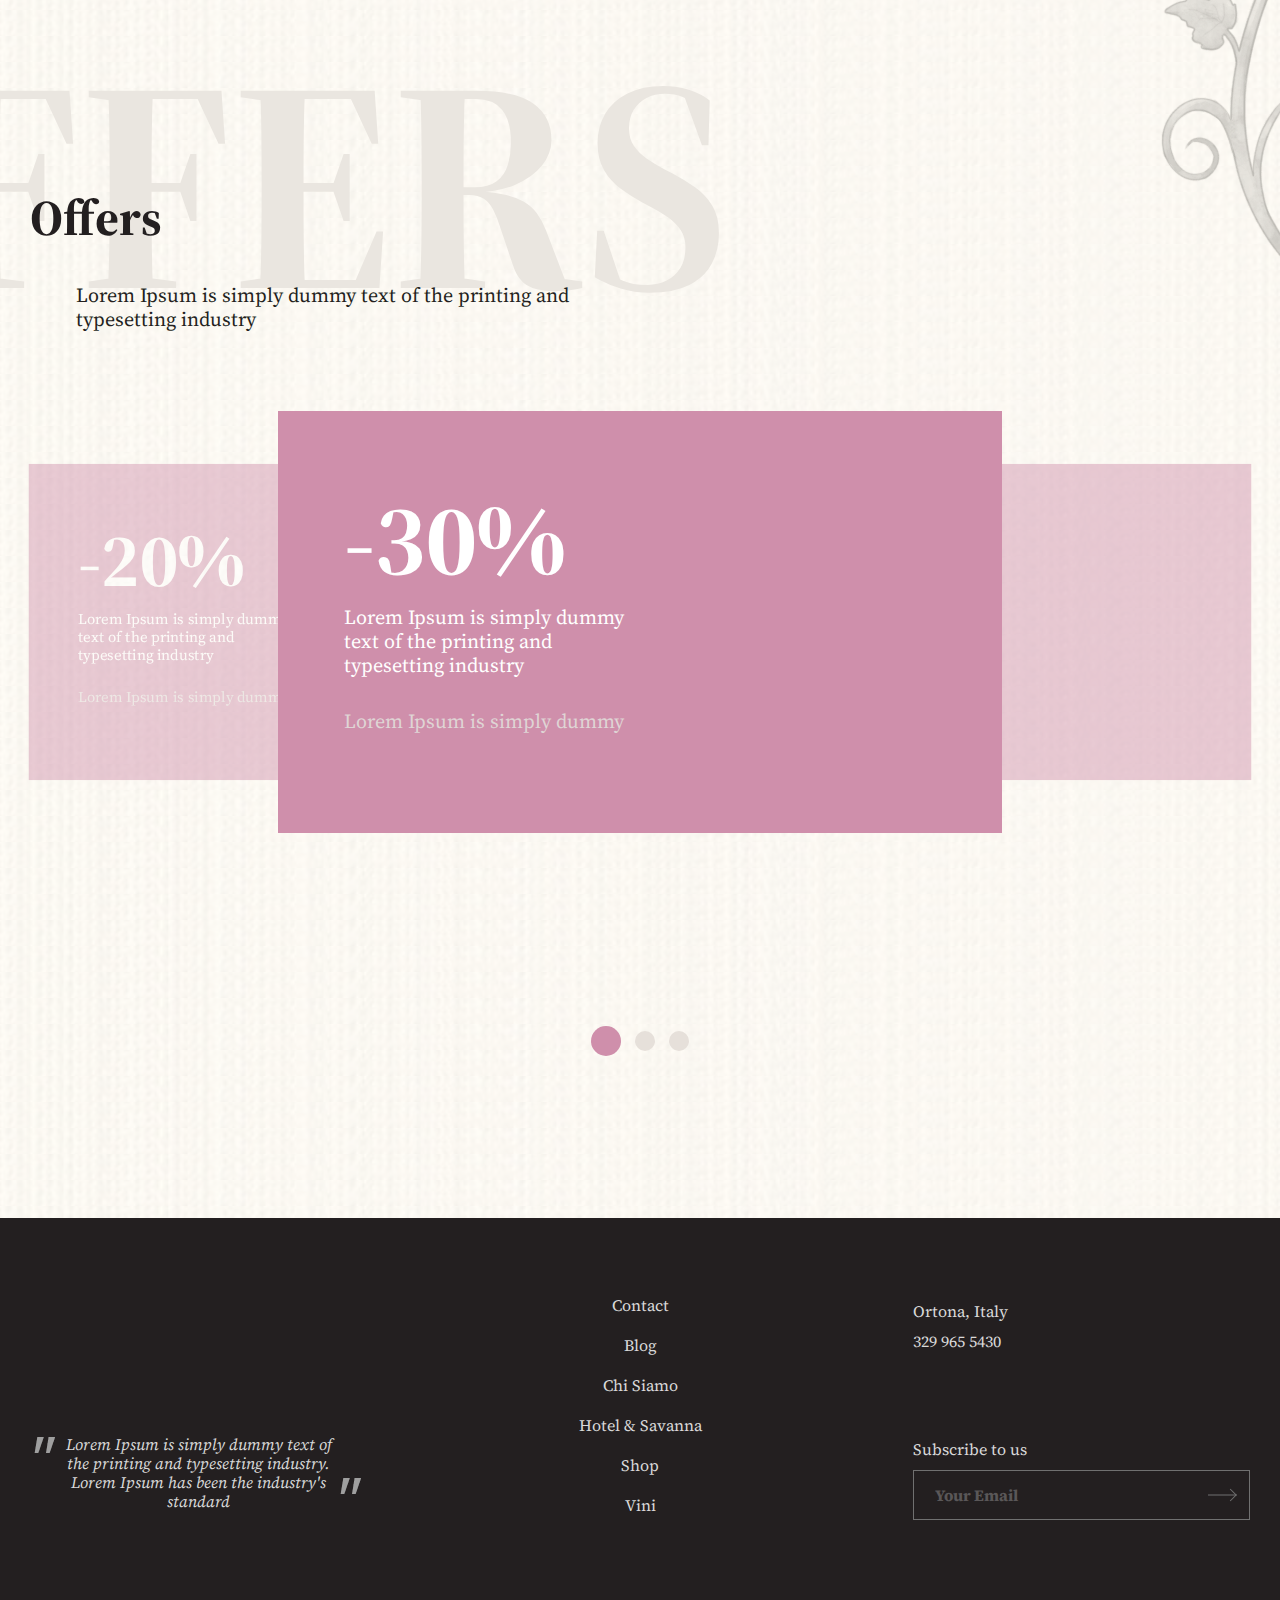
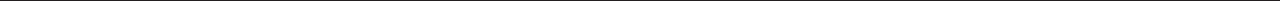
<file: blog_page.html>
<!DOCTYPE html>
<html>
    <head>
        <meta http-equiv="Content-Type" content="text/html; charset=utf-8" />
        <meta name="viewport" content="width=device-width" />
        <title>Wine | blog_page</title>
        <link rel="stylesheet" href="css/all.css" media="all" />
    </head>

    <body>
        <div id="wrapper">
            <header id="header">
                <div class="container">
                    <div class="header__inner">
                        <strong class="logo"
                            ><a href="#"><img src="images/logo.png" width="168" height="85" alt="logo" loading="lazy" /></a
                        ></strong>
                        <strong class="logo logo__small"
                        ><a href="#"><img src="images/logo-small.png" width="92" height="49" alt="logo" loading="lazy" /></a
                        ></strong>
                        <nav id="nav">
                            <span class="toogle-menu">
                                <span class="t"></span>
                                <span class="c"></span>
                                <span class="b"></span>
                            </span>
                            <div class="menu-holder">
                                <div class="holder-box-menu">
                                    <ul class="menu">
                                        <li><a href="#">Shop</a></li>
                                        <li>
                                            <a class="drop-link" href="#">Wine Regions <span class="icon-drop"></span></a>
                                            <div class="hold-drop">
                                                <ul class="drop-menu">
                                                    <li><a href="#">Tuscany</a></li>
                                                    <li><a href="#">Abruzzo</a></li>
                                                    <li><a href="#">Puglia</a></li>
                                                    <li><a href="#">Campagnia</a></li>
                                                    <li><a href="#">Sicily</a></li>
                                                </ul>
                                            </div>
                                        </li>
                                        <li><a href="#">Cantina & Hotel</a></li>
                                        <li><a href="#">Alula Olive Oil</a></li>
                                    </ul>
                                </div>
                                <div class="add-nav">
                                    <ul class="add-nav__list">
                                        <li><a href="#">Chi Siamo</a></li>
                                        <li><a href="#">Contatti</a></li>
                                        <li><a href="#">Blog</a></li>
                                    </ul>
                                    <div class="info-site">
                                        <a href="tel:393341036546">+39 334 1036546</a>
                                        <a href="tel:390859112196">+39 085 9112196</a>
                                        <a href="mailto:info@menicuccivini.it">info@menicuccivini.it</a>
                                        <address>
                                            Menicucci Srl - Via Verso Tollo 232/b - 66010 - Canosa Sannita (Ch)
                                        </address>
                                    </div>
                                    <div class="hold-social">
                                        <span class="add-nav__label">Follow us</span>
                                        <ul class="social-list">
                                            <li>
                                                <a href="#" class="social-list__link"
                                                ><img src="images/icon-fb.svg" alt="fb" loading="lazy" /></a>
                                            </li>
                                            <li>
                                                <a href="#" class="social-list__link"
                                                ><img src="images/icon-instagram.svg" alt="instagram" loading="lazy" /></a>
                                            </li>
                                            <li>
                                                <a href="#" class="social-list__link"
                                                ><img src="images/icon-youtube.svg" alt="youtube" loading="lazy" /></a>
                                            </li>
                                        </ul>
                                    </div>
                                </div>
                            </div>
                        </nav>
                        <a href="" class="cart-btn"></a>
                    </div>
                </div>
            </header>
            <main id="main">
                <section class="section-blog">
                    <div class="rose-right"></div>
                    <div class="container">
                        <h1 class="projection-title" data-title="Blog">Blog</h1>
                        <div class="section-blog__text">
                            <p>Lorem Ipsum is simply dummy text of the printing and typesetting industry</p>
                        </div>
                        <div class="section-blog__list">
                            <div class="section-blog__item">
                                <div class="section-blog__image">
                                    <img src="images/blog01.png" alt="blog" width="566" height="563" loading="lazy">
                                </div>
                                <div class="section-blog__info">
                                    <strong class="section-blog__title">
                                        Lorem Ipsum
                                    </strong>
                                    <p>
                                        Lorem Ipsum is simply dummy text of the printing and typesetting industry. Lorem Ipsum has been the industry's standard dummy text ever since the 1500s, when an unknown 
                                    </p>
                                    <a href="#" class="read-more">Read More</a>
                                </div>
                            </div>
                            <div class="section-blog__item">
                                <div class="section-blog__image">
                                    <img src="images/blog02.png" alt="blog" width="566" height="563" loading="lazy">
                                </div>
                                <div class="section-blog__info">
                                    <strong class="section-blog__title">
                                        Ipsum
                                    </strong>
                                    <p>
                                        Lorem Ipsum is simply dummy text of the printing and typesetting industry. Lorem Ipsum has been the industry's standard dummy text ever since the 1500s, when an unknown 
                                    </p>
                                    <a href="#" class="read-more">Read More</a>
                                </div>
                            </div>
                            <div class="section-blog__item">
                                <div class="section-blog__image">
                                    <img src="images/blog03.png" alt="blog" width="566" height="563" loading="lazy">
                                </div>
                                <div class="section-blog__info">
                                    <strong class="section-blog__title">
                                        Lorem Ipsum
                                    </strong>
                                    <p>
                                        Lorem Ipsum is simply dummy text of the printing and typesetting industry. Lorem Ipsum has been the industry's standard dummy text ever since the 1500s, when an unknown printer took a galley of type and scrambled iten book. It has survived not only five centuries, but also the 
                                    </p>
                                    <a href="#" class="read-more">Read More</a>
                                </div>
                            </div>
                            <div class="section-blog__item">
                                <div class="section-blog__image">
                                    <img src="images/blog04.png" alt="blog" width="566" height="563" loading="lazy">
                                </div>
                                <div class="section-blog__info">
                                    <strong class="section-blog__title">
                                        Ipsum
                                    </strong>
                                    <p>
                                        Lorem Ipsum is simply dummy text of the printing and typesetting industry. Lorem Ipsum has been the industry's standard dummy text ever since the 1500s, when an unknown 
                                    </p>
                                    <a href="#" class="read-more">Read More</a>
                                </div>
                            </div>
                            <div class="section-blog__item">
                                <div class="section-blog__image">
                                    <img src="images/blog05.png" alt="blog" width="566" height="563" loading="lazy">
                                </div>
                                <div class="section-blog__info">
                                    <strong class="section-blog__title">
                                        Lorem Ipsum
                                    </strong>
                                    <p>
                                        Lorem Ipsum is simply dummy text of the printing and typesetting industry. Lorem Ipsum has been the industry's standard dummy text ever since the 1500s, when an unknown printer took a galley of type and scrambled iten book. It has survived not only five centuries, but also the 
                                    </p>
                                    <a href="#" class="read-more">Read More</a>
                                </div>
                            </div>
                            <div class="section-blog__item">
                                <div class="section-blog__image">
                                    <img src="images/blog06.png" alt="blog" width="566" height="563" loading="lazy">
                                </div>
                                <div class="section-blog__info">
                                    <strong class="section-blog__title">
                                        Ipsum
                                    </strong>
                                    <p>
                                        Lorem Ipsum is simply dummy text of the printing and typesetting industry. Lorem Ipsum has been the industry's standard dummy text ever since the 1500s, when an unknown 
                                    </p>
                                    <a href="#" class="read-more">Read More</a>
                                </div>
                            </div>
                        </div>
                        <div class="hold-pagination">
                            <ul class="pagination">
                                <li class="active"><a href="#">1</a></li>
                                <li><a href="#">2</a></li>
                                <li><a href="#">3</a></li>
                            </ul>
                            <a href="#" class="arrow-left">&laquo;</a>
                            <a href="#"  class="arrow-right">&raquo;</a>
                        </div>
                    </div>
                </section>   
                <section class="section-faq">
                    <div class="branch-left"></div>
                    <div class="container">
                        <h2 class="projection-title" data-title="FAQ">FAQ</h2>
                        <div class="section-faq__text">
                            <p>Lorem Ipsum is simply dummy text of the printing and typesetting industry</p>
                        </div>
                        <div class="section-faq__hold">
                            <div class="section-faq__accordion">
                                <div class="hold-accordion">
                                    <a href="#accordion01"  class="link-accordion">Lorem Ipsum is simply dummy text of the printing and typesetting industry. Lorem ?</a>
                                    <div class="box-accordion">
                                        <div class="text-accordion">
                                            <div class="image-accordion">
                                                <img src="images/icon07.svg" alt="images">
                                            </div>
                                            <p>When in an advanced state of ripeness, the grapes are harvested manually at a temperature ranging between 22-24 ° C for 15-16 days. The Montepulciano is harvested later. Both the Merlot and Montepulciano are aged between 6 to 8 months. The Merlot in oak barrels, and the Montepulciano in stainless steel tanks.</p>
                                        </div>
                                    </div>
                                </div>
                                <div class="hold-accordion">
                                    <a href="#accordion02" class="link-accordion">Lorem Ipsum is simply dummy ?</a>
                                    <div class="box-accordion">
                                        <div class="text-accordion">
                                            <div class="image-accordion">
                                                <img src="images/icon07.svg" alt="images">
                                            </div>
                                            <p>When in an advanced state of ripeness, the grapes are harvested manually at a temperature ranging between 22-24 ° C for 15-16 days. The Montepulciano is harvested later. Both the Merlot and Montepulciano are aged between 6 to 8 months. The Merlot in oak barrels, and the Montepulciano in stainless steel tanks.</p>
                                        </div>
                                    </div>
                                </div>
                                <div class="hold-accordion">
                                    <a href="#accordion03" class="link-accordion">Lorem Ipsum is simply dummy text of the printing and typesetting industry ?</a>
                                    <div class="box-accordion">
                                        <div class="text-accordion">
                                            <div class="image-accordion">
                                                <img src="images/icon07.svg" alt="images">
                                            </div>
                                            <p>When in an advanced state of ripeness, the grapes are harvested manually at a temperature ranging between 22-24 ° C for 15-16 days. The Montepulciano is harvested later. Both the Merlot and Montepulciano are aged between 6 to 8 months. The Merlot in oak barrels, and the Montepulciano in stainless steel tanks.</p>
                                        </div>
                                    </div>
                                </div>
                                <div class="hold-accordion">
                                    <a href="#accordion04" class="link-accordion">Lorem Ipsum is simply dummy text of the printing and?</a>
                                    <div class="box-accordion">
                                        <div class="text-accordion">
                                            <div class="image-accordion">
                                                <img src="images/icon07.svg" alt="images">
                                            </div>
                                            <p>When in an advanced state of ripeness, the grapes are harvested manually at a temperature ranging between 22-24 ° C for 15-16 days. The Montepulciano is harvested later. Both the Merlot and Montepulciano are aged between 6 to 8 months. The Merlot in oak barrels, and the Montepulciano in stainless steel tanks.</p>
                                        </div>
                                    </div>
                                </div>
                            </div>
                            <div class="inner-box-accordion">
                                <div id="accordion01" class="box-accordion">
                                    <div class="text-accordion">
                                        <div class="image-accordion">
                                            <img src="images/icon07.svg" alt="images">
                                        </div>
                                        <p>When in an advanced state of ripeness, the grapes are harvested manually at a temperature ranging between 22-24 ° C for 15-16 days. The Montepulciano is harvested later. Both the Merlot and Montepulciano are aged between 6 to 8 months. The Merlot in oak barrels, and the Montepulciano in stainless steel tanks.</p>
                                    </div>
                                </div>
                                <div id="accordion02" class="box-accordion">
                                    <div class="text-accordion">
                                        <div class="image-accordion">
                                            <img src="images/icon07.svg" alt="images">
                                        </div>
                                        <p>When in an advanced state of ripeness, the grapes are harvested manually at a temperature ranging between 22-24 ° C for 15-16 days. The Montepulciano is harvested later. Both the Merlot and Montepulciano are aged between 6 to 8 months.</p>
                                    </div>
                                </div>
                                <div  id="accordion03" class="box-accordion">
                                    <div class="text-accordion">
                                        <div class="image-accordion">
                                            <img src="images/icon07.svg" alt="images">
                                        </div>
                                        <p>When in an advanced state of ripeness, the grapes are harvested manually at a temperature ranging between 22-24 ° C for 15-16 days. The Montepulciano is harvested later. Both the Merlot and Montepulciano are aged between 6 to 8 months. The Merlot in oak barrels.</p>
                                    </div>
                                </div>
                                <div  id="accordion04" class="box-accordion">
                                    <div class="text-accordion">
                                        <div class="image-accordion">
                                            <img src="images/icon07.svg" alt="images">
                                        </div>
                                        <p>When in an advanced state of ripeness, the grapes are harvested manually at a temperature ranging between 22-24 ° C for 15-16 days. The Montepulciano is harvested later. Both the Merlot and Montepulciano are aged between 6 to 8 months.</p>
                                    </div>
                                </div>
                                <div class="section-faq__image">
                                    <div class="section-faq__image-hold">
                                        <img src="images/image-faq.svg" alt="images">
                                    </div>
                                </div>
                            </div>
                        </div>
                    </div>
                </section>
                <section class="section-offers">
                    <div class="branch-right"></div>
                    <div class="container">
                        <h2 class="projection-title" data-title="Offers">Offers</h2>
                        <div class="section-offers__text">
                            <p>Lorem Ipsum is simply dummy text of the printing and typesetting industry</p>
                        </div>
                        <div class="section-offers__gallery">
                            <div class="hold">
                                <ul>
                                    <li>
                                        <div class="section-offers__item">
                                            <div class="section-offers__info">
                                                <strong class="info-percent">-30%</strong>
                                                <p>Lorem Ipsum is simply dummy text of the printing and typesetting industry</p>
                                                <span class="info-subtitle">Lorem Ipsum is simply dummy</span>
                                            </div>
                                            <div class="section-offers__image">
                                                <img class="main-img" src="images/image-masseria-juicco.png" alt="image" width="487" height="1468" loading="lazy" />
                                                <img class="bg-image" src="images/primitivo-wine-ornaments.png" alt="image" width="903" height="1472"  loading="lazy" />
                                            </div>
                                        </div>
                                    </li>
                                    <li>
                                        <div class="section-offers__item">
                                            <div class="section-offers__info">
                                                <strong class="info-percent">-10%</strong>
                                                <p>Lorem Ipsum is simply dummy text of the printing and typesetting industry</p>
                                                <span class="info-subtitle">Lorem Ipsum is simply dummy</span>
                                            </div>
                                            <div class="section-offers__image">
                                                <img class="main-img" src="images/image-ginesia-passerina.png" alt="image" width="487" height="1468" loading="lazy">
                                                <img class="bg-image" src="images/ginesia-wine-ornament.png" alt="image" width="903" height="1472"  loading="lazy">
                                            </div>
                                        </div>
                                    </li>
                                    <li>
                                        <div class="section-offers__item">
                                            <div class="section-offers__info">
                                                <strong class="info-percent">-20%</strong>
                                                <p>Lorem Ipsum is simply dummy text of the printing and typesetting industry</p>
                                                <span class="info-subtitle">Lorem Ipsum is simply dummy</span>
                                            </div>
                                            <div class="section-offers__image">
                                                <img class="main-img" src="images/image-spumante-bianco.png" alt="image" width="487" height="1468" loading="lazy">
                                                <img class="bg-image" src="images/bianco-wine-ornament.png" alt="image" width="903" height="1472"  loading="lazy" >
                                            </div>
                                        </div>
                                    </li>
                                </ul>
                            </div>
                            <div class="switcher">
                                <span>1</span>
                                <span>2</span>
                                <span>3</span>
                            </div>
                        </div>
                    </div>
                </section>
            </main>
            <footer id="footer">
                <div class="container">
                    <div class="footer__row">
                        <div class="footer__col">
                            <a href="#" class="footer-logo"
                                ><img src="images/logo-white.png" width="168" height="85" alt="logo" loading="lazy"
                            /></a>
                            <blockquote class="blockquote">
                                Lorem Ipsum is simply dummy text of the printing and typesetting
                                industry. Lorem Ipsum has been the industry's standard
                            </blockquote>
                        </div>
                        <div class="footer__col">
                            <ul class="footer-nav">
                                <li><a href="#">Contact</a></li>
                                <li><a href="#">Blog</a></li>
                                <li><a href="#">Chi Siamo</a></li>
                                <li><a href="#">Hotel & Savanna</a></li>
                                <li><a href="#">Shop</a></li>
                                <li><a href="#">Vini</a></li>
                            </ul>
                        </div>
                        <div class="footer__col">
                            <address class="address">Ortona, Italy <br />329 965 5430</address>
                            <p>Subscribe to us</p>
                            <div class="footer__form">
                                <form action="#">
                                    <input type="text" placeholder="Your Email" />
                                    <button type="submit"></button>
                                </form>
                            </div>
                        </div>
                    </div>
                </div>
            </footer>
        </div>
        <script type="text/javascript" src="js/jquery-2.0.3.min.js"></script>
        <script type="text/javascript" src="js/jquery.tabs.min.js"></script>
        <script type="text/javascript" src="js/jquery.gallery.min.js"></script>
        <script type="text/javascript" src="js/jquery.main.js"></script>
    </body>
</html>
</file>
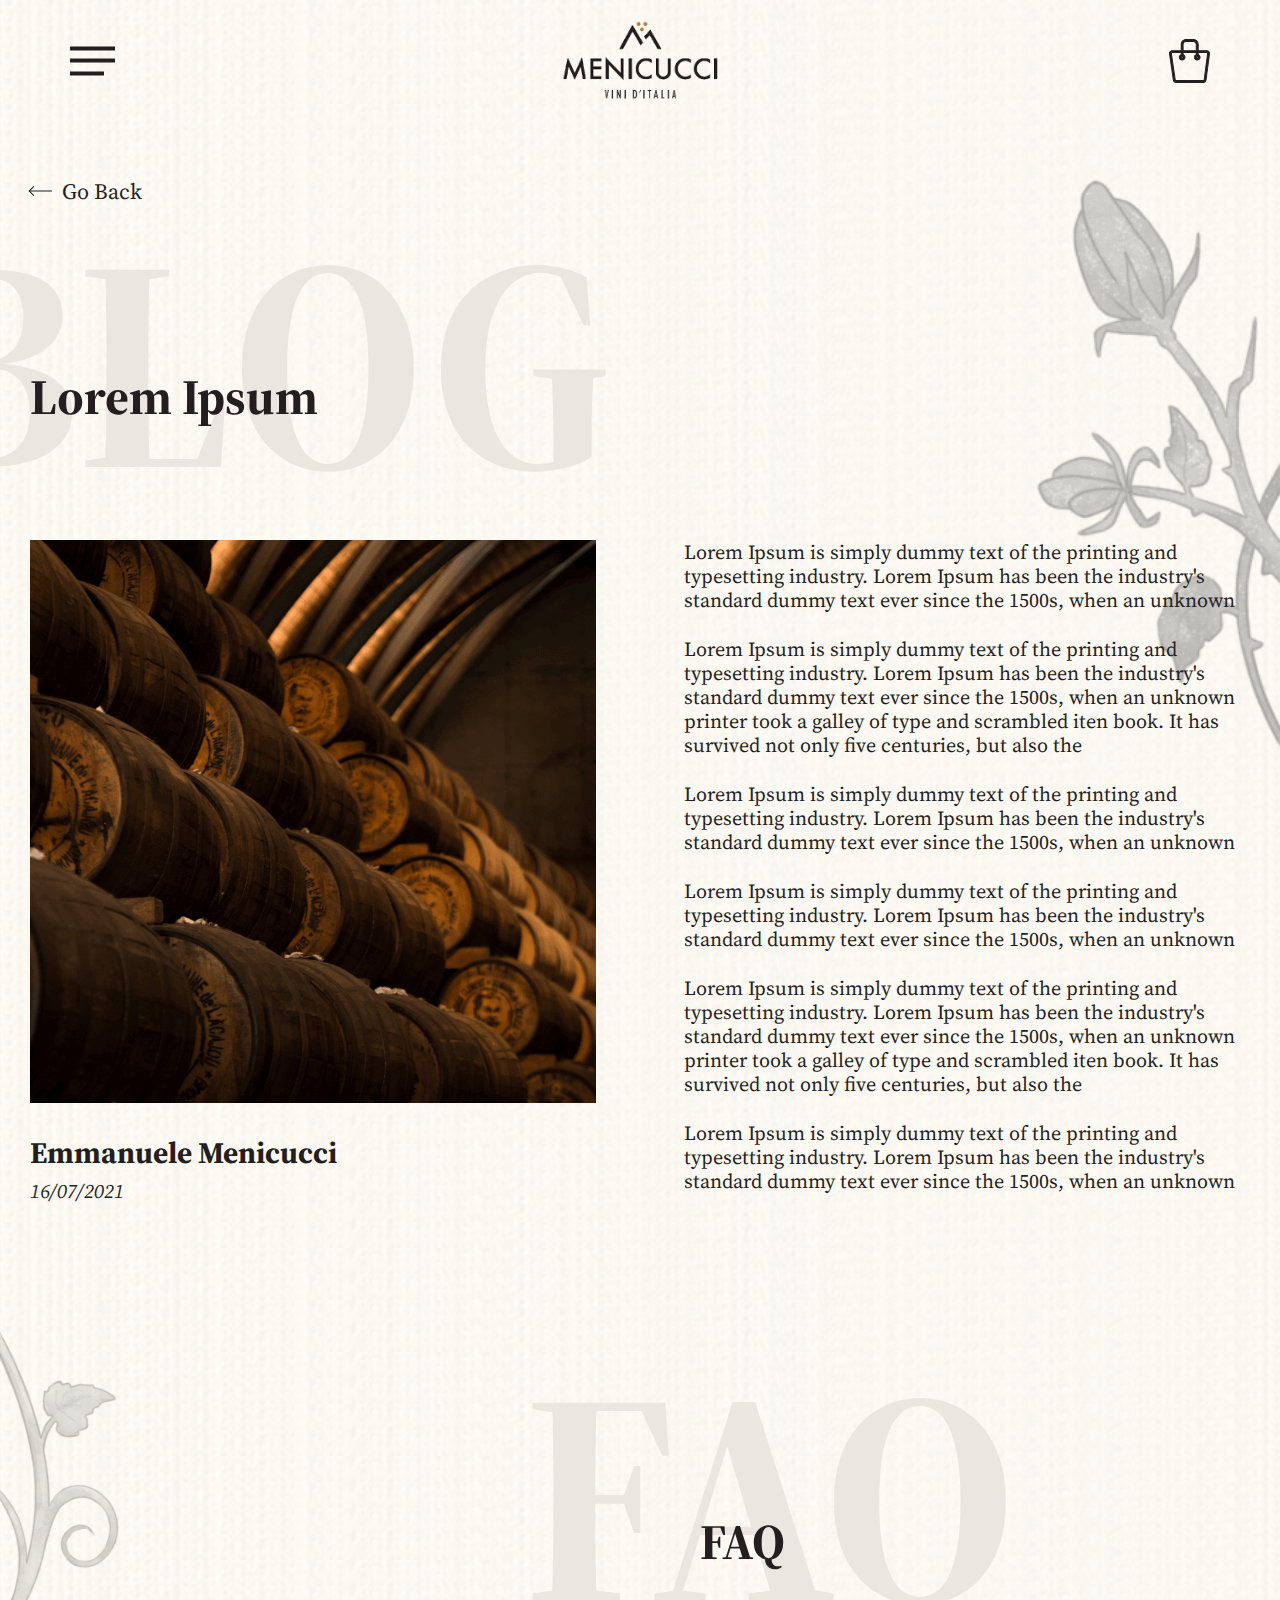
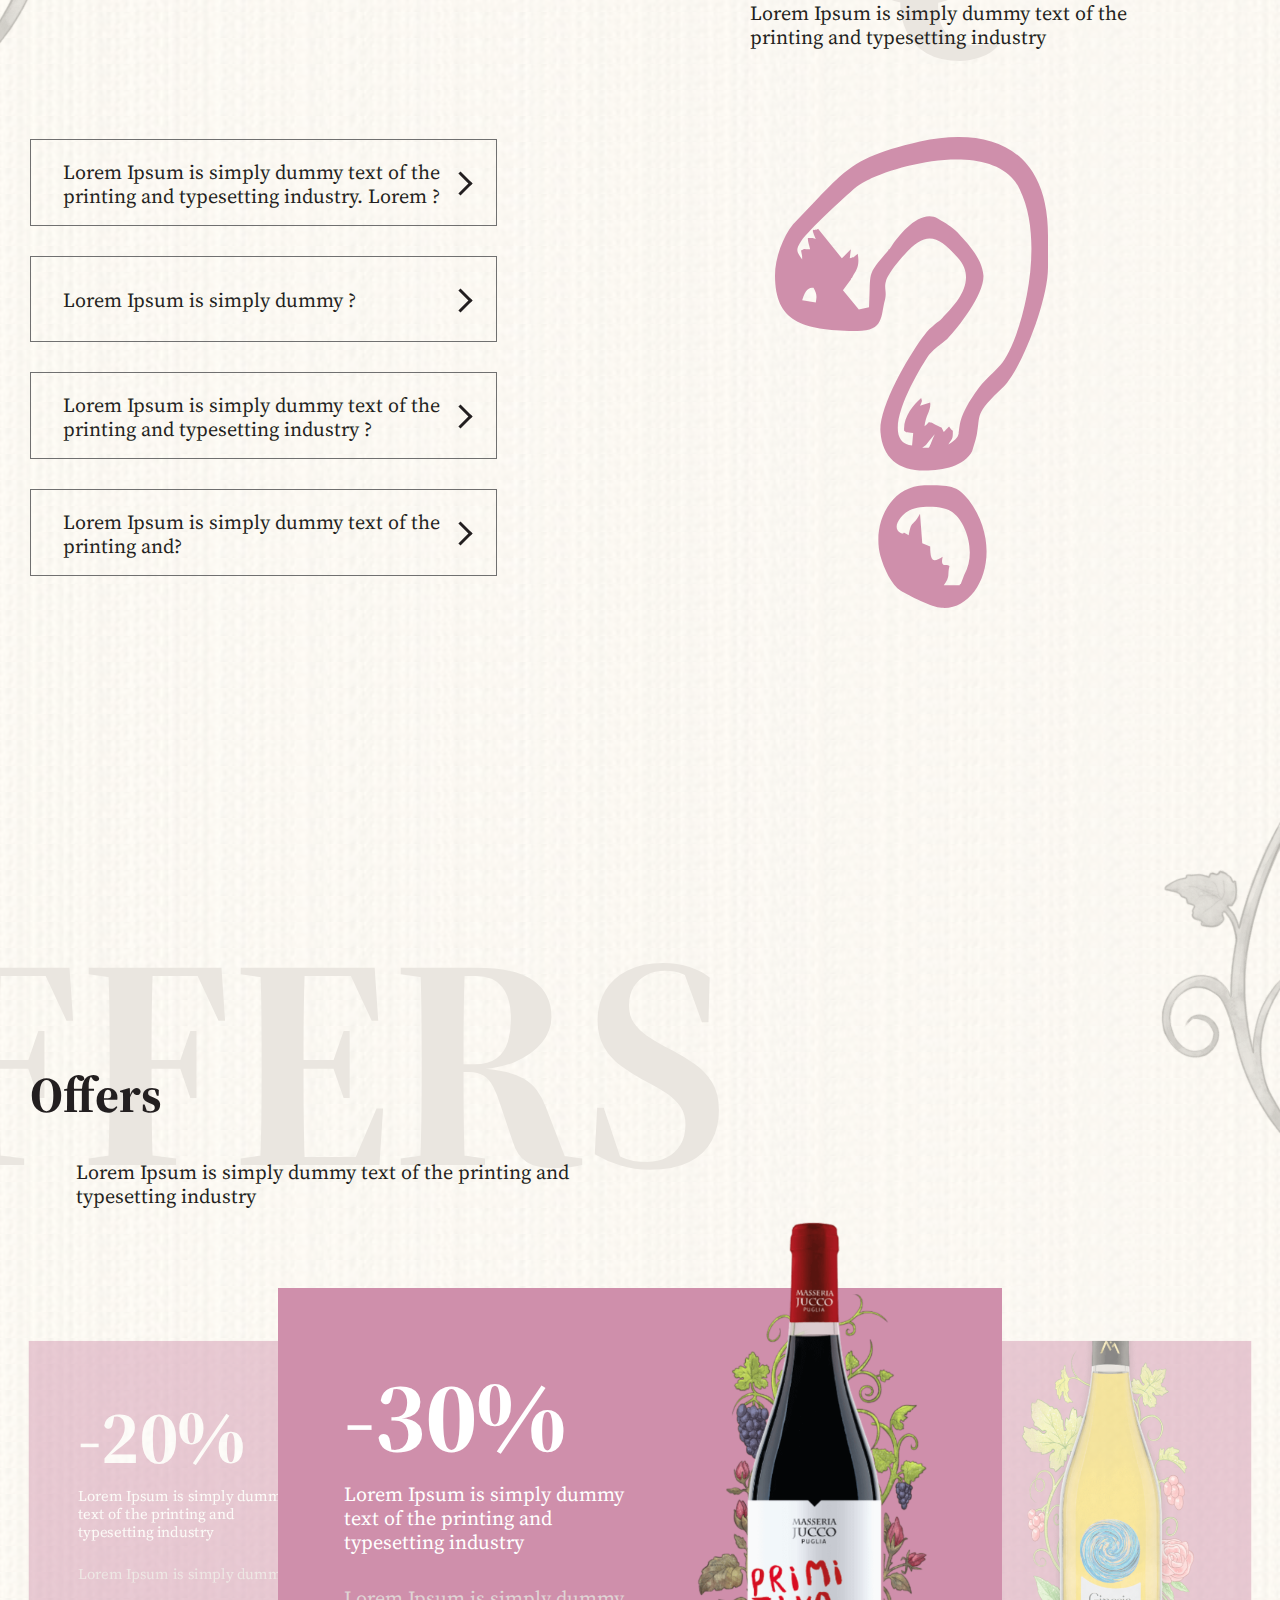
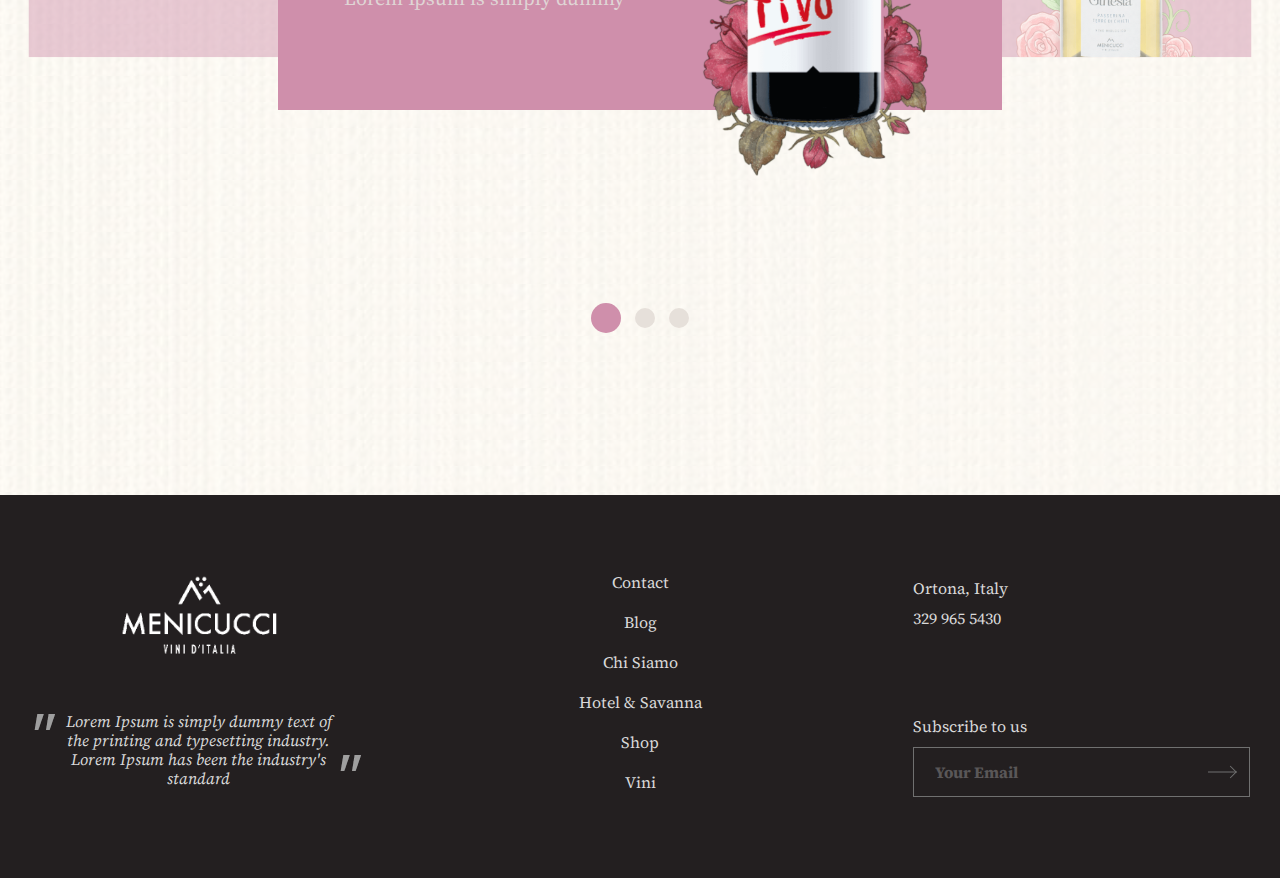
<file: blog_single_page.html>
<!DOCTYPE html>
<html>
    <head>
        <meta http-equiv="Content-Type" content="text/html; charset=utf-8" />
        <meta name="viewport" content="width=device-width" />
        <title>Wine | blog_single_page</title>
        <link rel="stylesheet" href="css/all.css" media="all" />
    </head>

    <body>
        <div id="wrapper">
            <header id="header">
                <div class="container">
                    <div class="header__inner">
                        <strong class="logo"
                            ><a href="#"><img src="images/logo.png" width="168" height="85" alt="logo" loading="lazy" /></a
                        ></strong>
                        <strong class="logo logo__small"
                        ><a href="#"><img src="images/logo-small.png" width="92" height="49" alt="logo" loading="lazy" /></a
                        ></strong>
                        <nav id="nav">
                            <span class="toogle-menu">
                                <span class="t"></span>
                                <span class="c"></span>
                                <span class="b"></span>
                            </span>
                            <div class="menu-holder">
                                <div class="holder-box-menu">
                                    <ul class="menu">
                                        <li><a href="#">Shop</a></li>
                                        <li>
                                            <a class="drop-link" href="#">Wine Regions <span class="icon-drop"></span></a>
                                            <div class="hold-drop">
                                                <ul class="drop-menu">
                                                    <li><a href="#">Tuscany</a></li>
                                                    <li><a href="#">Abruzzo</a></li>
                                                    <li><a href="#">Puglia</a></li>
                                                    <li><a href="#">Campagnia</a></li>
                                                    <li><a href="#">Sicily</a></li>
                                                </ul>
                                            </div>
                                        </li>
                                        <li><a href="#">Cantina & Hotel</a></li>
                                        <li><a href="#">Alula Olive Oil</a></li>
                                    </ul>
                                </div>
                                <div class="add-nav">
                                    <ul class="add-nav__list">
                                        <li><a href="#">Chi Siamo</a></li>
                                        <li><a href="#">Contatti</a></li>
                                        <li><a href="#">Blog</a></li>
                                    </ul>
                                    <div class="info-site">
                                        <a href="tel:393341036546">+39 334 1036546</a>
                                        <a href="tel:390859112196">+39 085 9112196</a>
                                        <a href="mailto:info@menicuccivini.it">info@menicuccivini.it</a>
                                        <address>
                                            Menicucci Srl - Via Verso Tollo 232/b - 66010 - Canosa Sannita (Ch)
                                        </address>
                                    </div>
                                    <div class="hold-social">
                                        <span class="add-nav__label">Follow us</span>
                                        <ul class="social-list">
                                            <li>
                                                <a href="#" class="social-list__link"
                                                ><img src="images/icon-fb.svg" alt="fb" loading="lazy" /></a>
                                            </li>
                                            <li>
                                                <a href="#" class="social-list__link"
                                                ><img src="images/icon-instagram.svg" alt="instagram" loading="lazy" /></a>
                                            </li>
                                            <li>
                                                <a href="#" class="social-list__link"
                                                ><img src="images/icon-youtube.svg" alt="youtube" loading="lazy" /></a>
                                            </li>
                                        </ul>
                                    </div>
                                </div>
                            </div>
                        </nav>
                        <a href="" class="cart-btn"></a>
                    </div>
                </div>
            </header>
            <main id="main">
                <section class="section-blog">
                    <div class="rose-right"></div>
                    <div class="container">
                        <div class="hold-back">
                            <a href="#" class="link-back">Go Back</a>
                        </div>
                        <h1 class="projection-title" data-title="Blog">Lorem Ipsum</h1>
                        <div class="section-blog__single">
                            <div class="section-blog__single-info">
                                <div class="section-blog__single-image">
                                    <img src="images/blog01.png" alt="blog" width="566" height="563" loading="lazy">
                                </div>
                                <strong class="section-blog__single-autor">Emmanuele Menicucci</strong>
                                <span class="section-blog__single-date">16/07/2021</span>
                            </div>
                            <div class="section-blog__single-text">
                                <p>Lorem Ipsum is simply dummy text of the printing and typesetting industry. Lorem Ipsum has been the industry's standard dummy text ever since the 1500s, when an unknown</p>
                                <p>Lorem Ipsum is simply dummy text of the printing and typesetting industry. Lorem Ipsum has been the industry's standard dummy text ever since the 1500s, when an unknown printer took a galley of type and scrambled iten book. It has survived not only five centuries, but also the </p>
                                <p>Lorem Ipsum is simply dummy text of the printing and typesetting industry. Lorem Ipsum has been the industry's standard dummy text ever since the 1500s, when an unknown</p>
                                <p>Lorem Ipsum is simply dummy text of the printing and typesetting industry. Lorem Ipsum has been the industry's standard dummy text ever since the 1500s, when an unknown</p>
                                <p>Lorem Ipsum is simply dummy text of the printing and typesetting industry. Lorem Ipsum has been the industry's standard dummy text ever since the 1500s, when an unknown printer took a galley of type and scrambled iten book. It has survived not only five centuries, but also the </p>
                                <p>Lorem Ipsum is simply dummy text of the printing and typesetting industry. Lorem Ipsum has been the industry's standard dummy text ever since the 1500s, when an unknown </p>
                            </div>
                        </div>
                    </div>
                </section>   
                <section class="section-faq">
                    <div class="branch-left"></div>
                    <div class="container">
                        <h2 class="projection-title" data-title="FAQ">FAQ</h2>
                        <div class="section-faq__text">
                            <p>Lorem Ipsum is simply dummy text of the printing and typesetting industry</p>
                        </div>
                        <div class="section-faq__hold">
                            <div class="section-faq__accordion">
                                <div class="hold-accordion">
                                    <a href="#accordion01"  class="link-accordion">Lorem Ipsum is simply dummy text of the printing and typesetting industry. Lorem ?</a>
                                    <div class="box-accordion">
                                        <div class="text-accordion">
                                            <div class="image-accordion">
                                                <img src="images/icon07.svg" alt="images">
                                            </div>
                                            <p>When in an advanced state of ripeness, the grapes are harvested manually at a temperature ranging between 22-24 ° C for 15-16 days. The Montepulciano is harvested later. Both the Merlot and Montepulciano are aged between 6 to 8 months. The Merlot in oak barrels, and the Montepulciano in stainless steel tanks.</p>
                                        </div>
                                    </div>
                                </div>
                                <div class="hold-accordion">
                                    <a href="#accordion02" class="link-accordion">Lorem Ipsum is simply dummy ?</a>
                                    <div class="box-accordion">
                                        <div class="text-accordion">
                                            <div class="image-accordion">
                                                <img src="images/icon07.svg" alt="images">
                                            </div>
                                            <p>When in an advanced state of ripeness, the grapes are harvested manually at a temperature ranging between 22-24 ° C for 15-16 days. The Montepulciano is harvested later. Both the Merlot and Montepulciano are aged between 6 to 8 months. The Merlot in oak barrels, and the Montepulciano in stainless steel tanks.</p>
                                        </div>
                                    </div>
                                </div>
                                <div class="hold-accordion">
                                    <a href="#accordion03" class="link-accordion">Lorem Ipsum is simply dummy text of the printing and typesetting industry ?</a>
                                    <div class="box-accordion">
                                        <div class="text-accordion">
                                            <div class="image-accordion">
                                                <img src="images/icon07.svg" alt="images">
                                            </div>
                                            <p>When in an advanced state of ripeness, the grapes are harvested manually at a temperature ranging between 22-24 ° C for 15-16 days. The Montepulciano is harvested later. Both the Merlot and Montepulciano are aged between 6 to 8 months. The Merlot in oak barrels, and the Montepulciano in stainless steel tanks.</p>
                                        </div>
                                    </div>
                                </div>
                                <div class="hold-accordion">
                                    <a href="#accordion04" class="link-accordion">Lorem Ipsum is simply dummy text of the printing and?</a>
                                    <div class="box-accordion">
                                        <div class="text-accordion">
                                            <div class="image-accordion">
                                                <img src="images/icon07.svg" alt="images">
                                            </div>
                                            <p>When in an advanced state of ripeness, the grapes are harvested manually at a temperature ranging between 22-24 ° C for 15-16 days. The Montepulciano is harvested later. Both the Merlot and Montepulciano are aged between 6 to 8 months. The Merlot in oak barrels, and the Montepulciano in stainless steel tanks.</p>
                                        </div>
                                    </div>
                                </div>
                            </div>
                            <div class="inner-box-accordion">
                                <div id="accordion01" class="box-accordion">
                                    <div class="text-accordion">
                                        <div class="image-accordion">
                                            <img src="images/icon07.svg" alt="images">
                                        </div>
                                        <p>When in an advanced state of ripeness, the grapes are harvested manually at a temperature ranging between 22-24 ° C for 15-16 days. The Montepulciano is harvested later. Both the Merlot and Montepulciano are aged between 6 to 8 months. The Merlot in oak barrels, and the Montepulciano in stainless steel tanks.</p>
                                    </div>
                                </div>
                                <div id="accordion02" class="box-accordion">
                                    <div class="text-accordion">
                                        <div class="image-accordion">
                                            <img src="images/icon07.svg" alt="images">
                                        </div>
                                        <p>When in an advanced state of ripeness, the grapes are harvested manually at a temperature ranging between 22-24 ° C for 15-16 days. The Montepulciano is harvested later. Both the Merlot and Montepulciano are aged between 6 to 8 months.</p>
                                    </div>
                                </div>
                                <div  id="accordion03" class="box-accordion">
                                    <div class="text-accordion">
                                        <div class="image-accordion">
                                            <img src="images/icon07.svg" alt="images">
                                        </div>
                                        <p>When in an advanced state of ripeness, the grapes are harvested manually at a temperature ranging between 22-24 ° C for 15-16 days. The Montepulciano is harvested later. Both the Merlot and Montepulciano are aged between 6 to 8 months. The Merlot in oak barrels.</p>
                                    </div>
                                </div>
                                <div  id="accordion04" class="box-accordion">
                                    <div class="text-accordion">
                                        <div class="image-accordion">
                                            <img src="images/icon07.svg" alt="images">
                                        </div>
                                        <p>When in an advanced state of ripeness, the grapes are harvested manually at a temperature ranging between 22-24 ° C for 15-16 days. The Montepulciano is harvested later. Both the Merlot and Montepulciano are aged between 6 to 8 months.</p>
                                    </div>
                                </div>
                                <div class="section-faq__image">
                                    <div class="section-faq__image-hold">
                                        <img src="images/image-faq.svg" alt="images">
                                    </div>
                                </div>
                            </div>
                        </div>
                    </div>
                </section>
                <section class="section-offers">
                    <div class="branch-right"></div>
                    <div class="container">
                        <h2 class="projection-title" data-title="Offers">Offers</h2>
                        <div class="section-offers__text">
                            <p>Lorem Ipsum is simply dummy text of the printing and typesetting industry</p>
                        </div>
                        <div class="section-offers__gallery">
                            <div class="hold">
                                <ul>
                                    <li>
                                        <div class="section-offers__item">
                                            <div class="section-offers__info">
                                                <strong class="info-percent">-30%</strong>
                                                <p>Lorem Ipsum is simply dummy text of the printing and typesetting industry</p>
                                                <span class="info-subtitle">Lorem Ipsum is simply dummy</span>
                                            </div>
                                            <div class="section-offers__image">
                                                <img class="main-img" src="images/image-masseria-juicco.png" alt="image" width="487" height="1468" loading="lazy" />
                                                <img class="bg-image" src="images/primitivo-wine-ornaments.png" alt="image" width="903" height="1472"  loading="lazy" />
                                            </div>
                                        </div>
                                    </li>
                                    <li>
                                        <div class="section-offers__item">
                                            <div class="section-offers__info">
                                                <strong class="info-percent">-10%</strong>
                                                <p>Lorem Ipsum is simply dummy text of the printing and typesetting industry</p>
                                                <span class="info-subtitle">Lorem Ipsum is simply dummy</span>
                                            </div>
                                            <div class="section-offers__image">
                                                <img class="main-img" src="images/image-ginesia-passerina.png" alt="image" width="487" height="1468" loading="lazy">
                                                <img class="bg-image" src="images/ginesia-wine-ornament.png" alt="image" width="903" height="1472"  loading="lazy">
                                            </div>
                                        </div>
                                    </li>
                                    <li>
                                        <div class="section-offers__item">
                                            <div class="section-offers__info">
                                                <strong class="info-percent">-20%</strong>
                                                <p>Lorem Ipsum is simply dummy text of the printing and typesetting industry</p>
                                                <span class="info-subtitle">Lorem Ipsum is simply dummy</span>
                                            </div>
                                            <div class="section-offers__image">
                                                <img class="main-img" src="images/image-spumante-bianco.png" alt="image" width="487" height="1468" loading="lazy">
                                                <img class="bg-image" src="images/bianco-wine-ornament.png" alt="image" width="903" height="1472"  loading="lazy">
                                            </div>
                                        </div>
                                    </li>
                                </ul>
                            </div>
                            <div class="switcher">
                                <span>1</span>
                                <span>2</span>
                                <span>3</span>
                            </div>
                        </div>
                    </div>
                </section>
            </main>
            <footer id="footer">
                <div class="container">
                    <div class="footer__row">
                        <div class="footer__col">
                            <a href="#" class="footer-logo"
                                ><img src="images/logo-white.png" width="168" height="85" alt="logo" loading="lazy"
                            /></a>
                            <blockquote class="blockquote">
                                Lorem Ipsum is simply dummy text of the printing and typesetting
                                industry. Lorem Ipsum has been the industry's standard
                            </blockquote>
                        </div>
                        <div class="footer__col">
                            <ul class="footer-nav">
                                <li><a href="#">Contact</a></li>
                                <li><a href="#">Blog</a></li>
                                <li><a href="#">Chi Siamo</a></li>
                                <li><a href="#">Hotel & Savanna</a></li>
                                <li><a href="#">Shop</a></li>
                                <li><a href="#">Vini</a></li>
                            </ul>
                        </div>
                        <div class="footer__col">
                            <address class="address">Ortona, Italy <br />329 965 5430</address>
                            <p>Subscribe to us</p>
                            <div class="footer__form">
                                <form action="#">
                                    <input type="text" placeholder="Your Email" />
                                    <button type="submit"></button>
                                </form>
                            </div>
                        </div>
                    </div>
                </div>
            </footer>
        </div>
        <script type="text/javascript" src="js/jquery-2.0.3.min.js"></script>
        <script type="text/javascript" src="js/jquery.tabs.min.js"></script>
        <script type="text/javascript" src="js/jquery.gallery.min.js"></script>
        <script type="text/javascript" src="js/jquery.main.js"></script>
    </body>
</html>
</file>
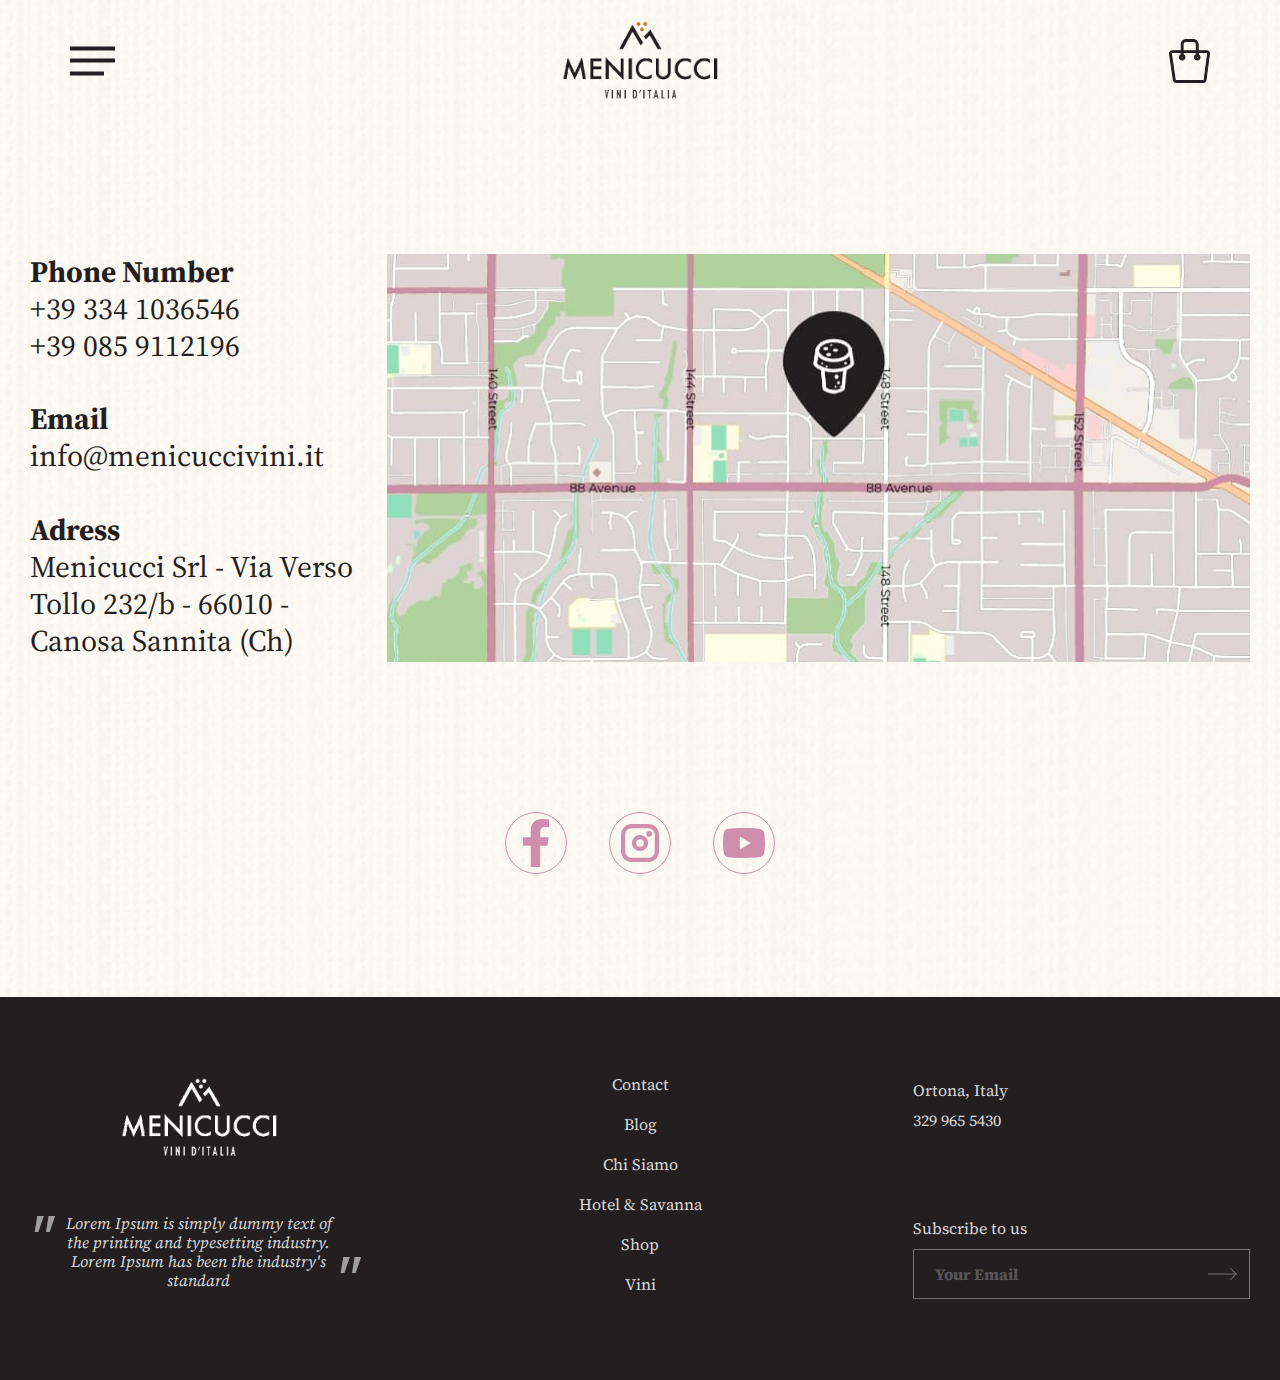
<file: contact_page.html>
<!DOCTYPE html>
<html>
    <head>
        <meta http-equiv="Content-Type" content="text/html; charset=utf-8" />
        <meta name="viewport" content="width=device-width" />
        <title>Wine | contact_page</title>
        <link rel="stylesheet" href="css/all.css" media="all" />
    </head>

    <body>
        <div id="wrapper">
            <header id="header">
                <div class="container">
                    <div class="header__inner">
                        <strong class="logo"
                            ><a href="#"><img src="images/logo.png" width="168" height="85" alt="logo" loading="lazy" /></a
                        ></strong>
                        <strong class="logo logo__small"
                        ><a href="#"><img src="images/logo-small.png" width="92" height="49" alt="logo" loading="lazy" /></a
                        ></strong>
                        <nav id="nav">
                            <span class="toogle-menu">
                                <span class="t"></span>
                                <span class="c"></span>
                                <span class="b"></span>
                            </span>
                            <div class="menu-holder">
                                <div class="holder-box-menu">
                                    <ul class="menu">
                                        <li><a href="#">Shop</a></li>
                                        <li>
                                            <a class="drop-link" href="#">Wine Regions <span class="icon-drop"></span></a>
                                            <div class="hold-drop">
                                                <ul class="drop-menu">
                                                    <li><a href="#">Tuscany</a></li>
                                                    <li><a href="#">Abruzzo</a></li>
                                                    <li><a href="#">Puglia</a></li>
                                                    <li><a href="#">Campagnia</a></li>
                                                    <li><a href="#">Sicily</a></li>
                                                </ul>
                                            </div>
                                        </li>
                                        <li><a href="#">Cantina & Hotel</a></li>
                                        <li><a href="#">Alula Olive Oil</a></li>
                                    </ul>
                                </div>
                                <div class="add-nav">
                                    <ul class="add-nav__list">
                                        <li><a href="#">Chi Siamo</a></li>
                                        <li><a href="#">Contatti</a></li>
                                        <li><a href="#">Blog</a></li>
                                    </ul>
                                    <div class="info-site">
                                        <a href="tel:393341036546">+39 334 1036546</a>
                                        <a href="tel:390859112196">+39 085 9112196</a>
                                        <a href="mailto:info@menicuccivini.it">info@menicuccivini.it</a>
                                        <address>
                                            Menicucci Srl - Via Verso Tollo 232/b - 66010 - Canosa Sannita (Ch)
                                        </address>
                                    </div>
                                    <div class="hold-social">
                                        <span class="add-nav__label">Follow us</span>
                                        <ul class="social-list">
                                            <li>
                                                <a href="#" class="social-list__link"
                                                ><img src="images/icon-fb.svg" alt="fb" loading="lazy" /></a>
                                            </li>
                                            <li>
                                                <a href="#" class="social-list__link"
                                                ><img src="images/icon-instagram.svg" alt="instagram" loading="lazy" /></a>
                                            </li>
                                            <li>
                                                <a href="#" class="social-list__link"
                                                ><img src="images/icon-youtube.svg" alt="youtube" loading="lazy" /></a>
                                            </li>
                                        </ul>
                                    </div>
                                </div>
                            </div>
                        </nav>
                        <a href="" class="cart-btn"></a>
                    </div>
                </div>
            </header>
            <main id="main">
                <section class="section-contact">
                    <div class="container">
                        <div class="section-contact__hold">
                            <div class="section-contact__details">
                                <div class="section-contact__info">
                                    <strong class="section-contact__title">
                                        Phone Number
                                    </strong>
                                    <a href="tel:393341036546">+39 334 1036546</a>
                                    <a href="tel:390859112196">+39 085 9112196</a>
                                </div>
                                <div class="section-contact__info">
                                    <strong class="section-contact__title">
                                        Email
                                    </strong>
                                    <a href="mailto:info@menicuccivini.it">info@menicuccivini.it</a>
                                </div>
                                <div class="section-contact__info">
                                    <strong class="Adress">
                                        Adress
                                    </strong>
                                    <address>Menicucci Srl - Via Verso Tollo 232/b - 66010 - Canosa Sannita (Ch)</address>
                                </div>
                            </div>
                            <div class="section-contact__map">
                                <img src="images/map-contact.jpg" alt="contact" width="861" height="407" loading="lazy" >
                            </div>
                        </div>
                        <div class="hold-social">
                            <ul class="social-list">
                                <li>
                                    <a href="#" class="social-list__link"
                                    ><img src="images/icon-fb.svg" alt="fb"
                                    /></a>
                                </li>
                                <li>
                                    <a href="#" class="social-list__link"
                                    ><img src="images/icon-instagram.svg" alt="instagram"
                                    /></a>
                                </li>
                                <li>
                                    <a href="#" class="social-list__link"
                                    ><img src="images/icon-youtube.svg" alt="youtube"
                                    /></a>
                                </li>
                            </ul>
                        </div>
                    </div>
                </section>
            </main>
            <footer id="footer">
                <div class="container">
                    <div class="footer__row">
                        <div class="footer__col">
                            <a href="#" class="footer-logo"
                                ><img src="images/logo-white.png"  width="168" height="85" alt="logo" loading="lazy"
                            /></a>
                            <blockquote class="blockquote">
                                Lorem Ipsum is simply dummy text of the printing and typesetting
                                industry. Lorem Ipsum has been the industry's standard
                            </blockquote>
                        </div>
                        <div class="footer__col">
                            <ul class="footer-nav">
                                <li><a href="#">Contact</a></li>
                                <li><a href="#">Blog</a></li>
                                <li><a href="#">Chi Siamo</a></li>
                                <li><a href="#">Hotel & Savanna</a></li>
                                <li><a href="#">Shop</a></li>
                                <li><a href="#">Vini</a></li>
                            </ul>
                        </div>
                        <div class="footer__col">
                            <address class="address">Ortona, Italy <br />329 965 5430</address>
                            <p>Subscribe to us</p>
                            <div class="footer__form">
                                <form action="#">
                                    <input type="text" placeholder="Your Email" />
                                    <button type="submit"></button>
                                </form>
                            </div>
                        </div>
                    </div>
                </div>
            </footer>
        </div>
        <script type="text/javascript" src="js/jquery-2.0.3.min.js"></script>
        <script type="text/javascript" src="js/jquery.tabs.min.js"></script>
        <script type="text/javascript" src="js/jquery.gallery.min.js"></script>
        <script type="text/javascript" src="js/jquery.main.js"></script>
    </body>
</html>
</file>
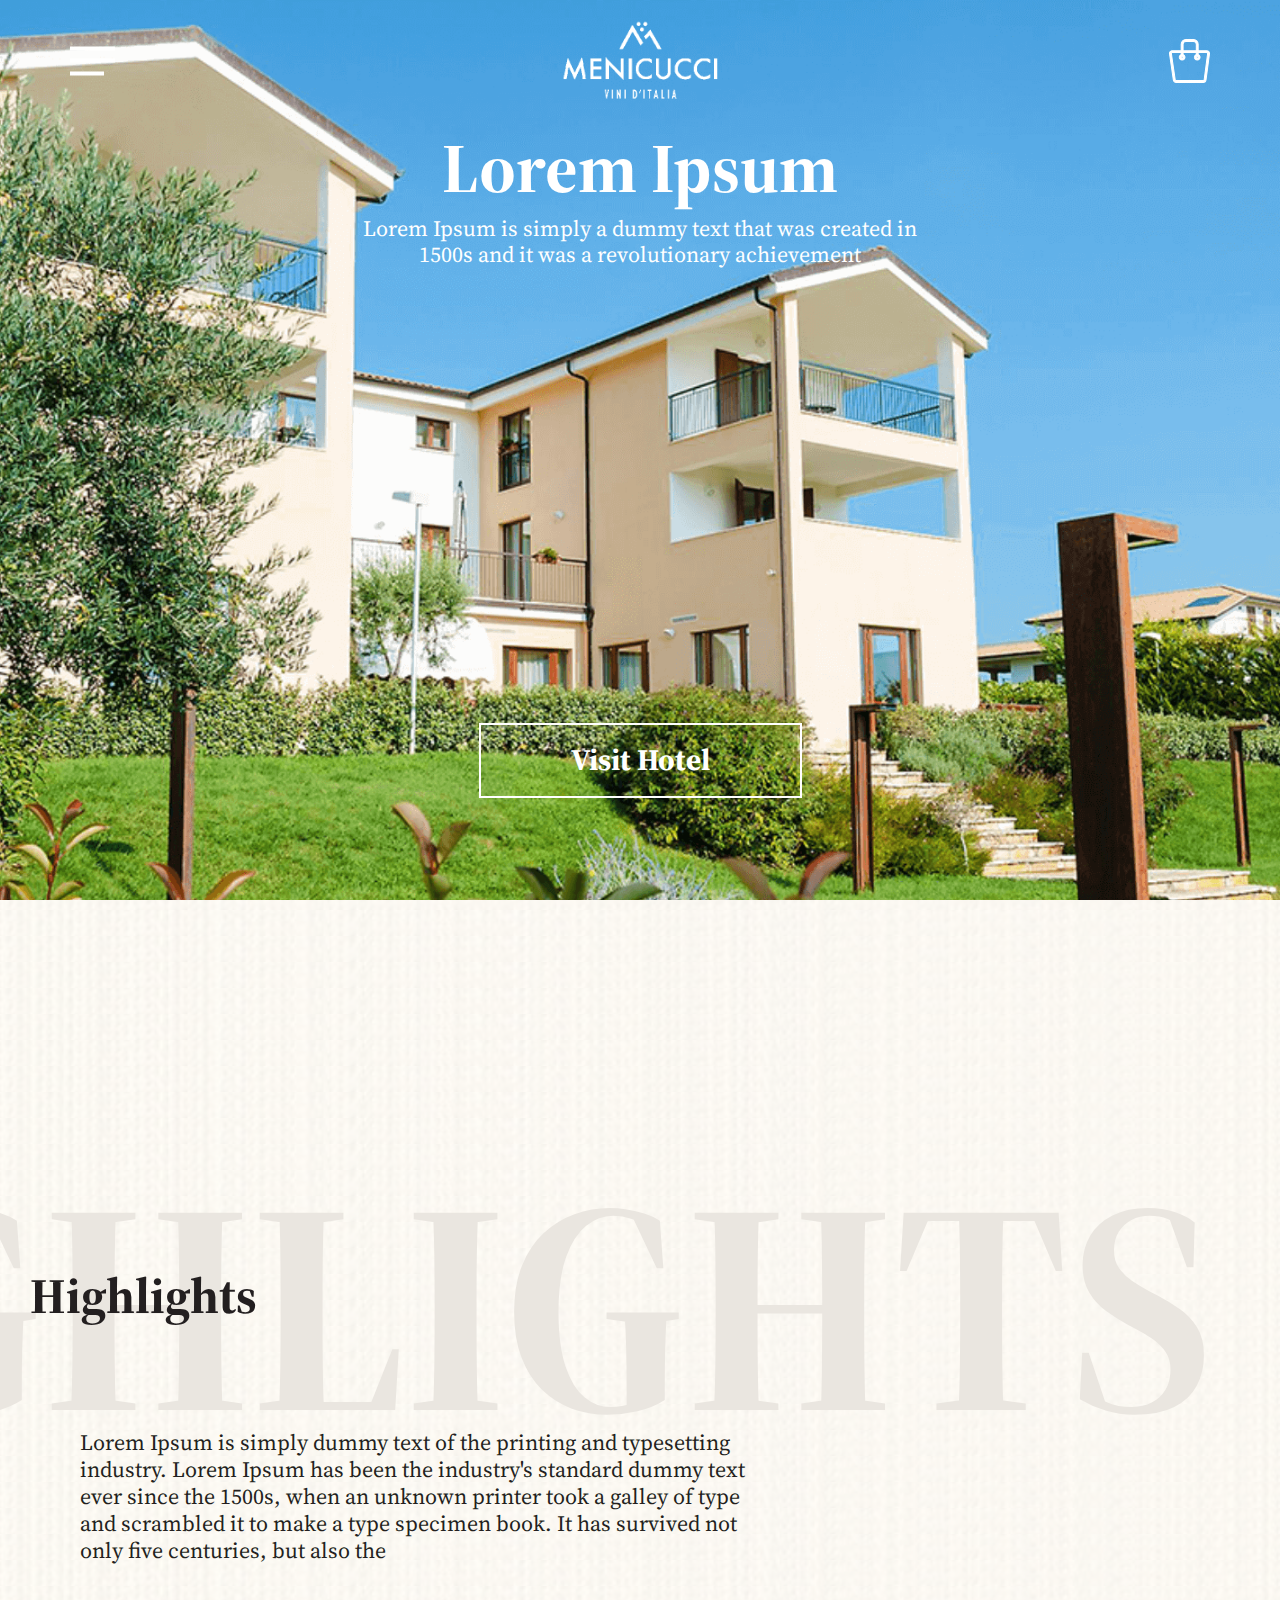
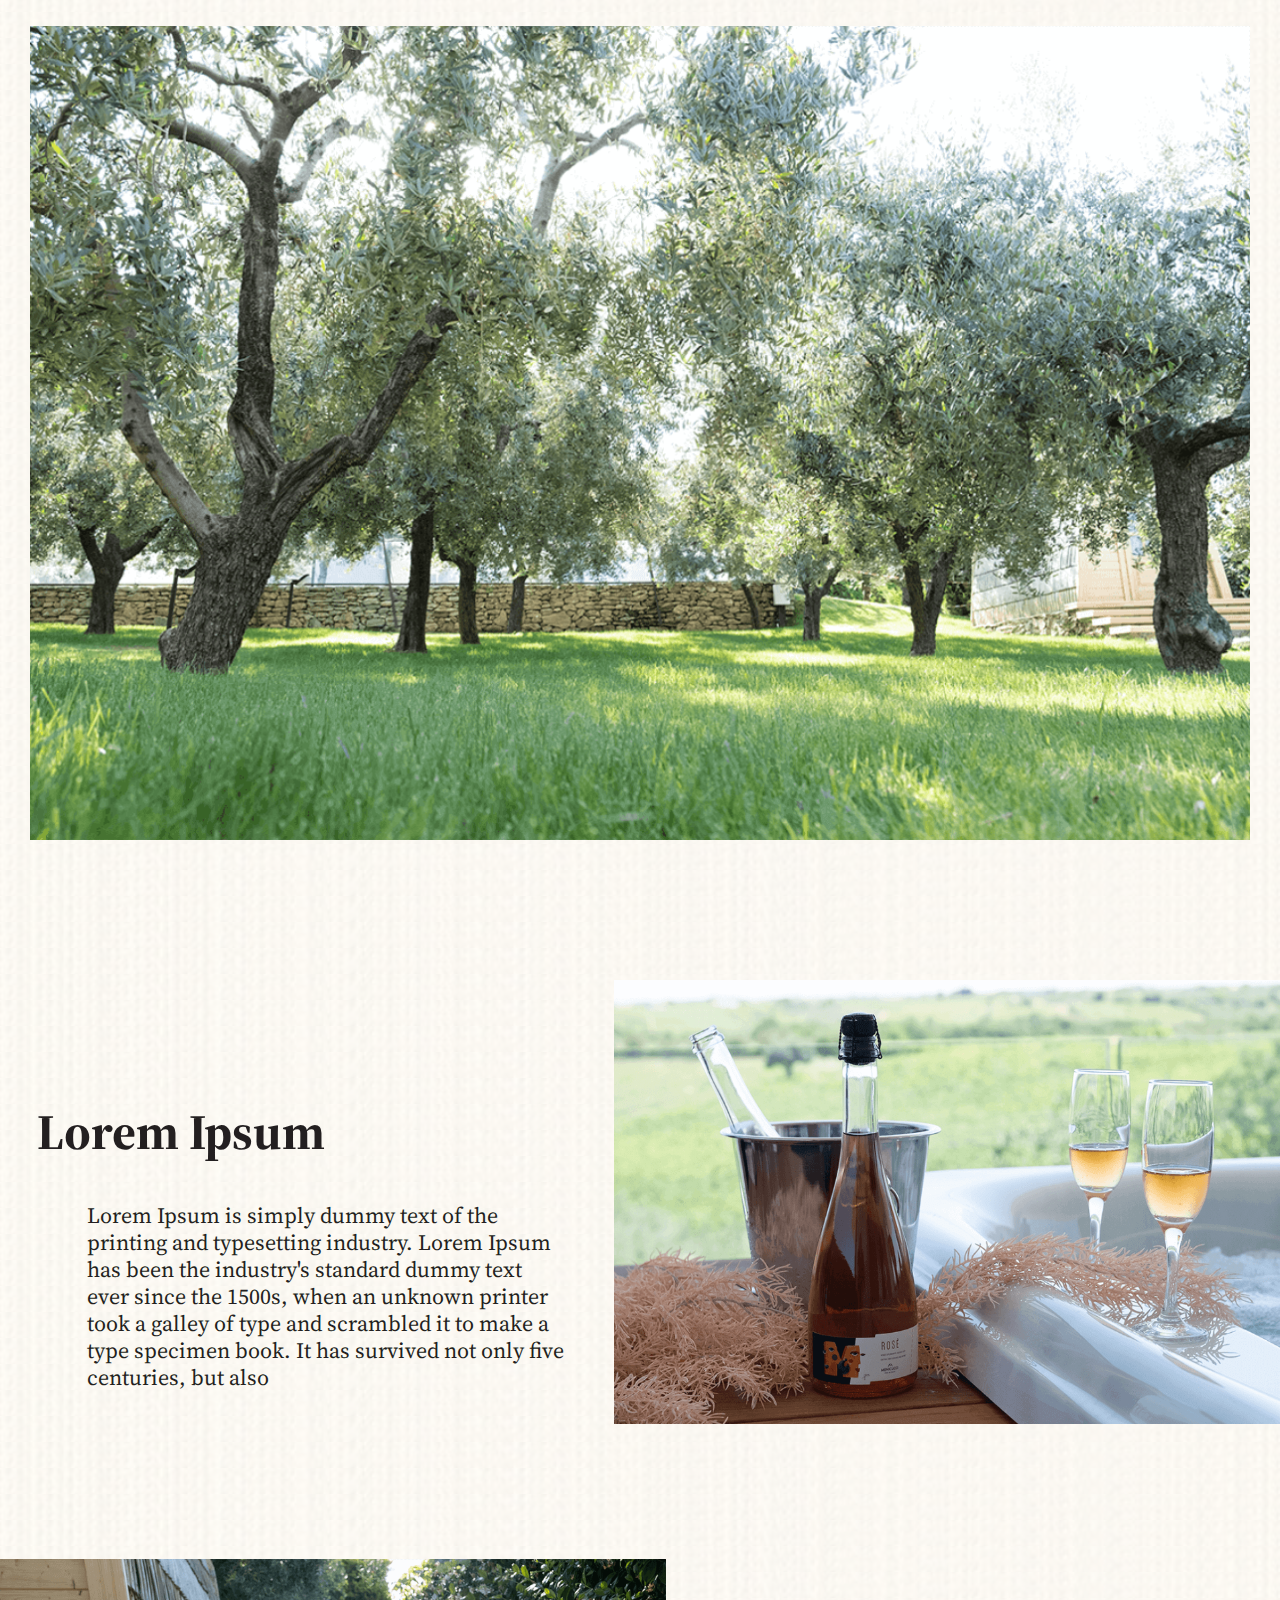
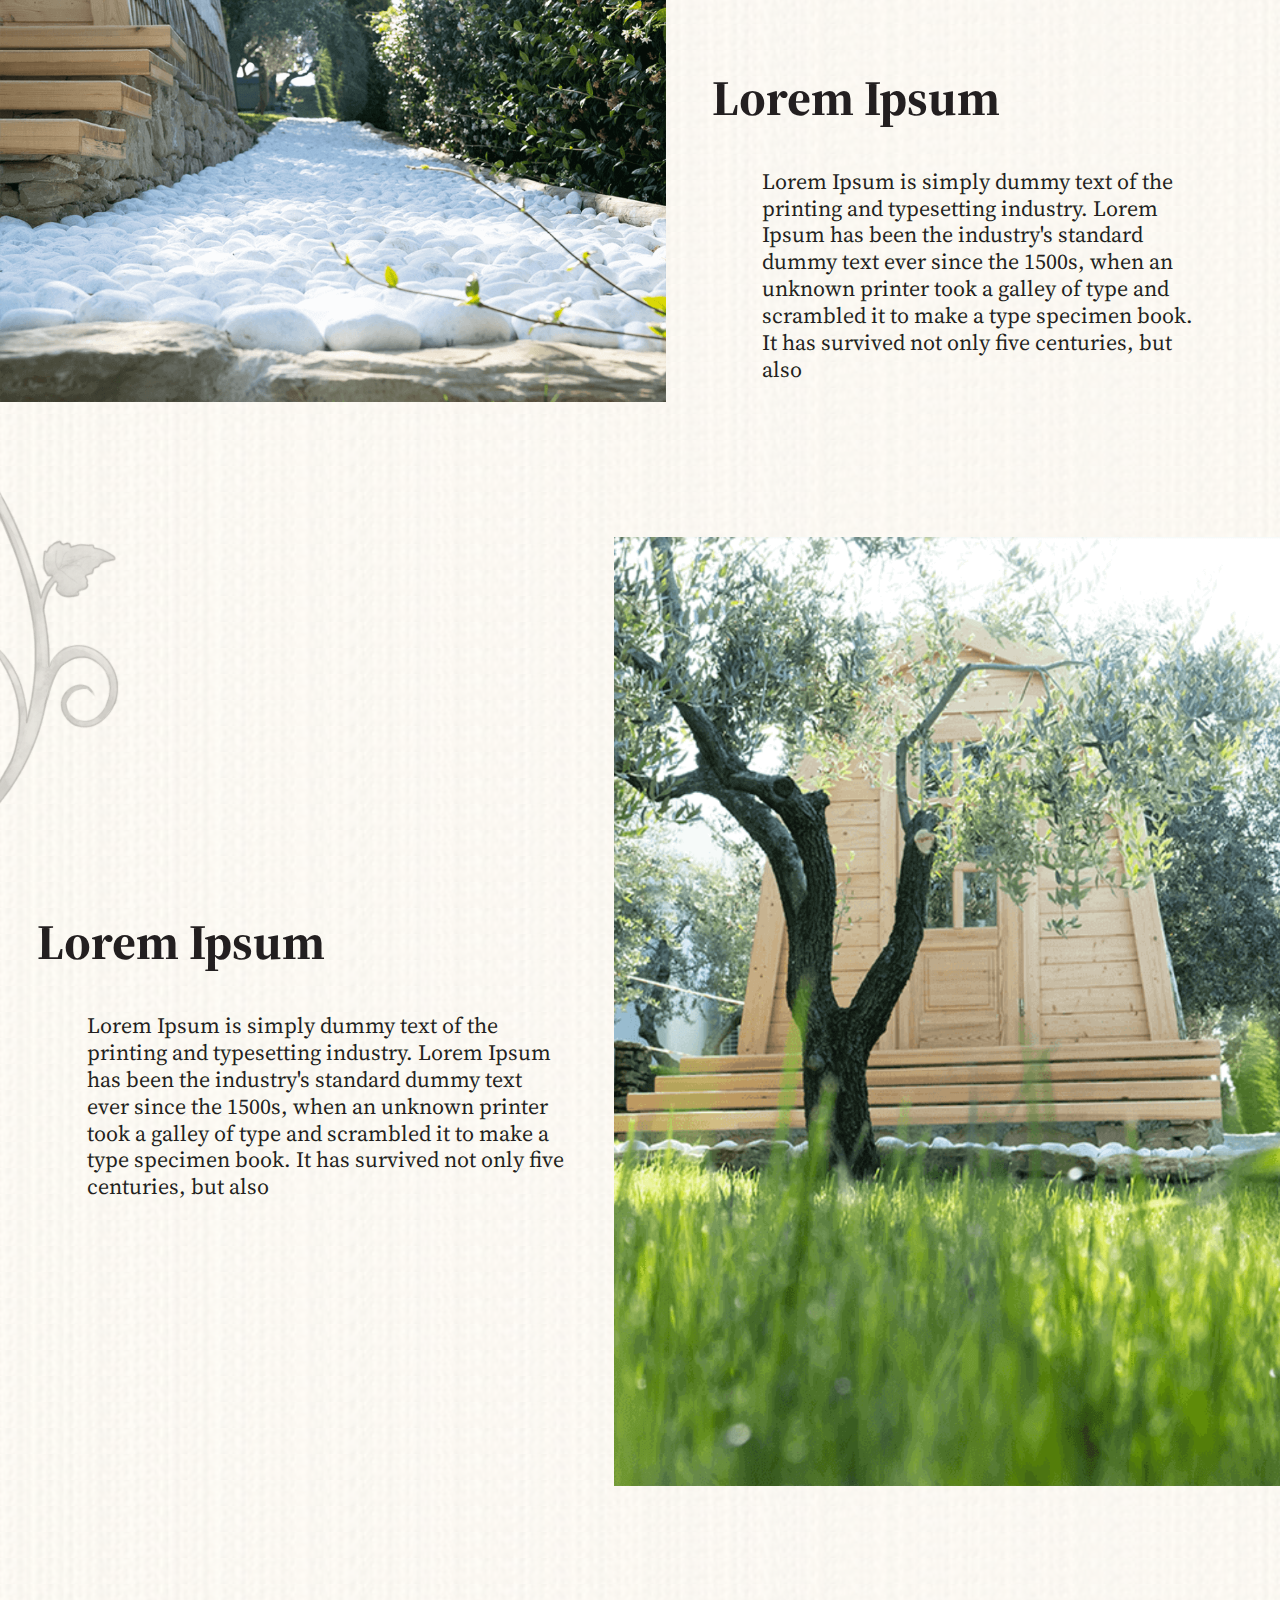
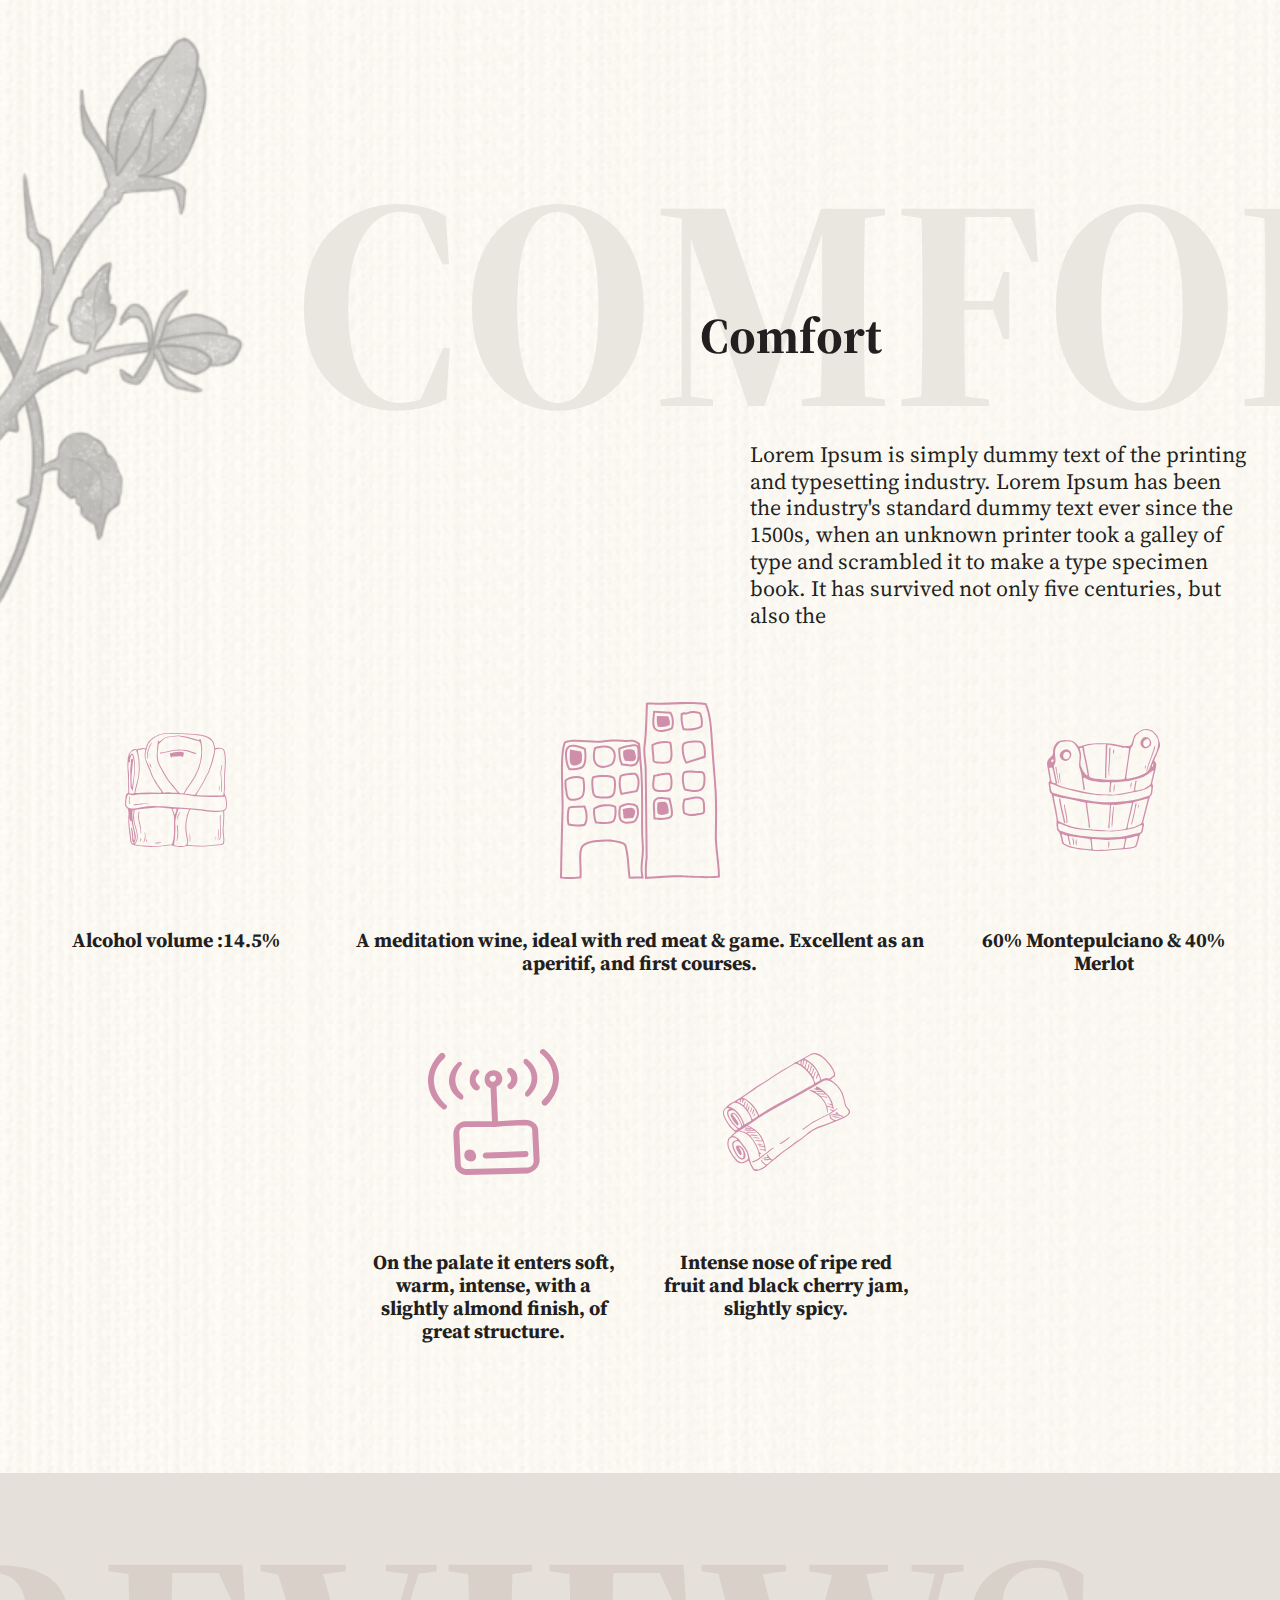
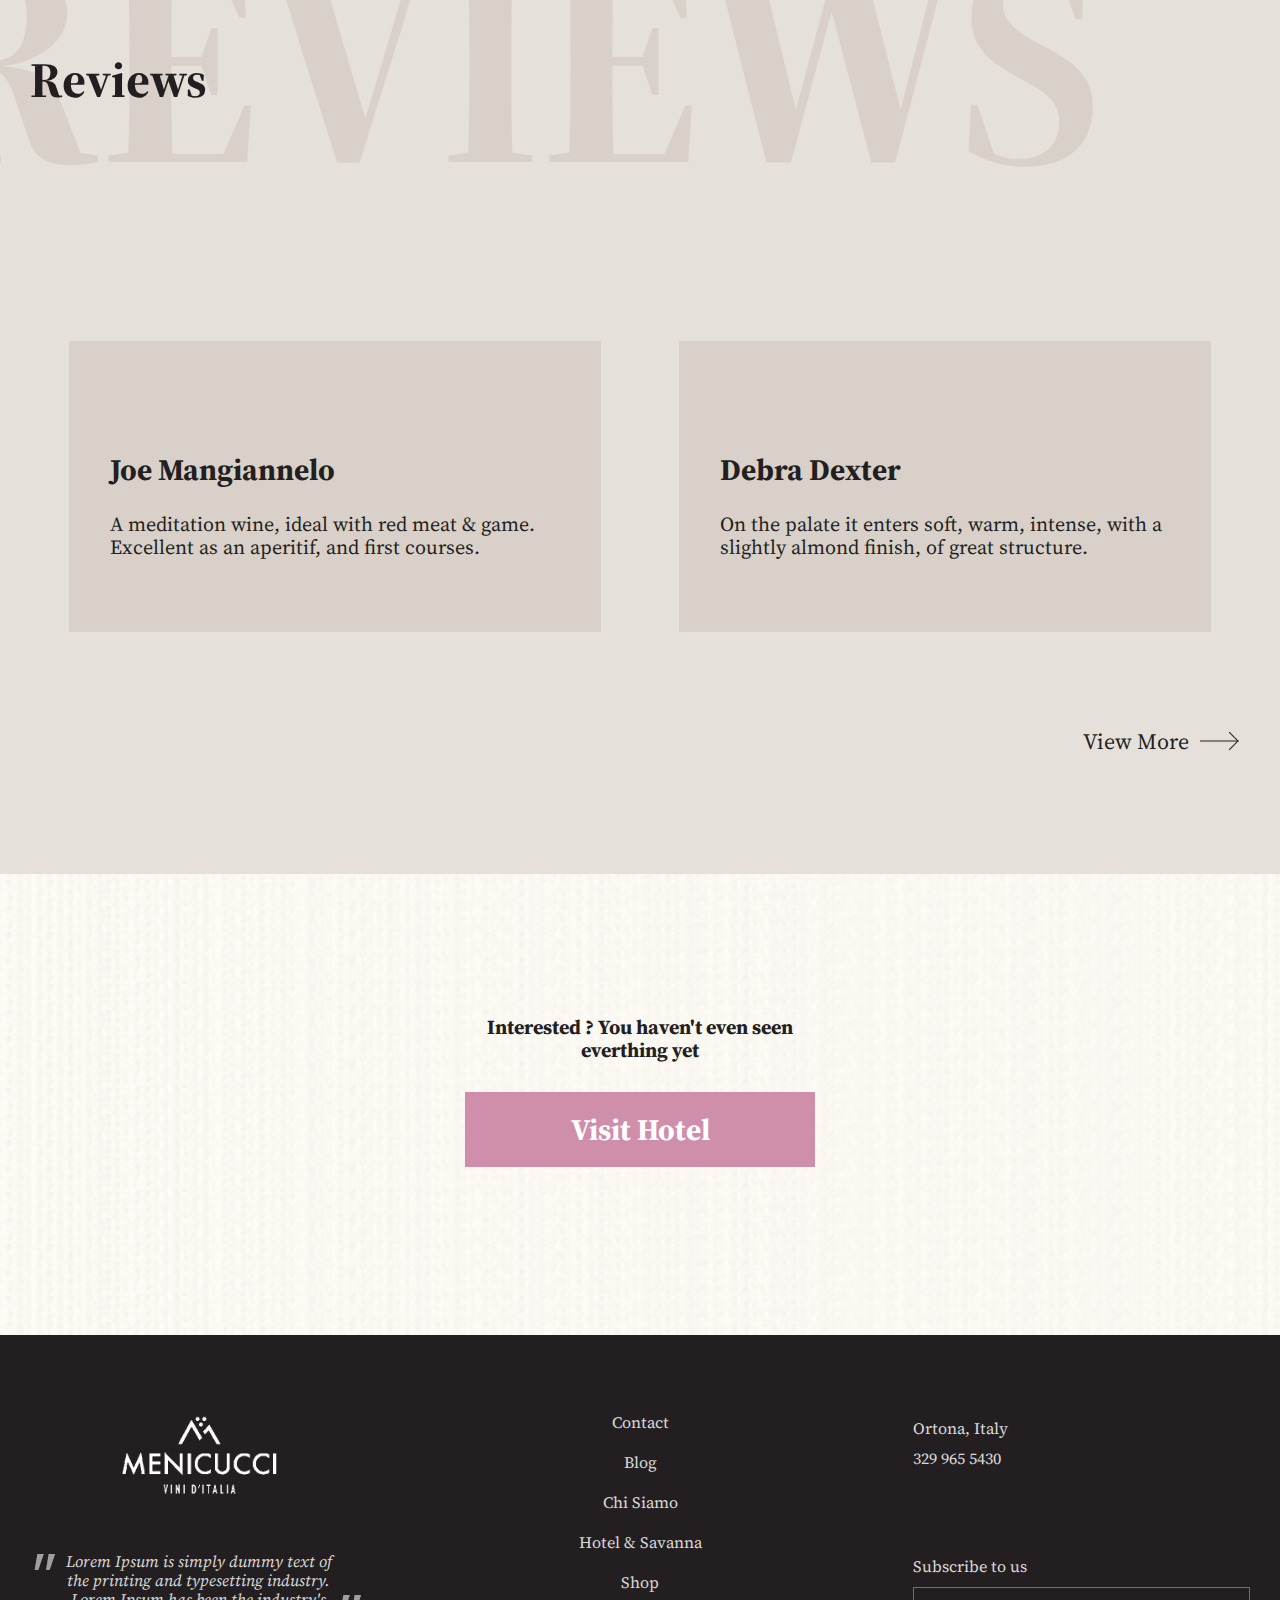
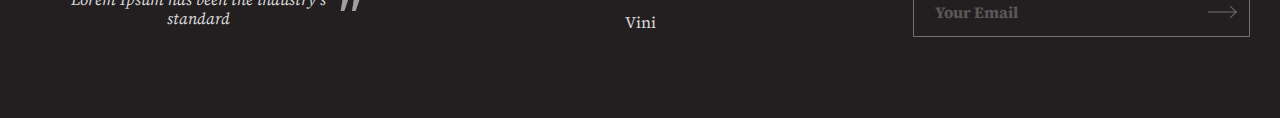
<file: hotel_page.html>
﻿<!DOCTYPE html>
<html>
    <head>
        <meta http-equiv="Content-Type" content="text/html; charset=utf-8" />
        <meta name="viewport" content="width=device-width" />
        <title>Wine | hotel</title>
        <link rel="stylesheet" href="css/all.css" media="all" />
    </head>

    <body>
        <div id="wrapper">
            <header id="header" class="header-white">
                <div class="container">
                    <div class="header__inner">
                        <strong class="logo"
                            ><a href="#"><img src="images/logo-white.png" width="168" height="85" alt="logo" loading="lazy" /></a
                        ></strong>
                        <strong class="logo logo__small"
                        ><a href="#"><img src="images/logo-small.png" width="92" height="49" alt="logo" loading="lazy" /></a
                        ></strong>
                        <nav id="nav">
                            <span class="toogle-menu">
                                <span class="t"></span>
                                <span class="c"></span>
                                <span class="b"></span>
                            </span>
                            <div class="menu-holder">
                                <div class="holder-box-menu">
                                    <ul class="menu">
                                        <li><a href="#">Shop</a></li>
                                        <li>
                                            <a class="drop-link" href="#">Wine Regions <span class="icon-drop"></span></a>
                                            <div class="hold-drop">
                                                <ul class="drop-menu">
                                                    <li><a href="#">Tuscany</a></li>
                                                    <li><a href="#">Abruzzo</a></li>
                                                    <li><a href="#">Puglia</a></li>
                                                    <li><a href="#">Campagnia</a></li>
                                                    <li><a href="#">Sicily</a></li>
                                                </ul>
                                            </div>
                                        </li>
                                        <li><a href="#">Cantina & Hotel</a></li>
                                        <li><a href="#">Alula Olive Oil</a></li>
                                    </ul>
                                </div>
                                <div class="add-nav">
                                    <ul class="add-nav__list">
                                        <li><a href="#">Chi Siamo</a></li>
                                        <li><a href="#">Contatti</a></li>
                                        <li><a href="#">Blog</a></li>
                                    </ul>
                                    <div class="info-site">
                                        <a href="tel:393341036546">+39 334 1036546</a>
                                        <a href="tel:390859112196">+39 085 9112196</a>
                                        <a href="mailto:info@menicuccivini.it">info@menicuccivini.it</a>
                                        <address>
                                            Menicucci Srl - Via Verso Tollo 232/b - 66010 - Canosa Sannita (Ch)
                                        </address>
                                    </div>
                                    <div class="hold-social">
                                        <span class="add-nav__label">Follow us</span>
                                        <ul class="social-list">
                                            <li>
                                                <a href="#" class="social-list__link"
                                                ><img src="images/icon-fb.svg" alt="fb" loading="lazy" /></a>
                                            </li>
                                            <li>
                                                <a href="#" class="social-list__link"
                                                ><img src="images/icon-instagram.svg" alt="instagram" loading="lazy" /></a>
                                            </li>
                                            <li>
                                                <a href="#" class="social-list__link"
                                                ><img src="images/icon-youtube.svg" alt="youtube" loading="lazy" /></a>
                                            </li>
                                        </ul>
                                    </div>
                                </div>
                            </div>
                        </nav>
                        <a href="" class="cart-btn"></a>
                    </div>
                </div>
            </header>
            <main id="main">
                <section class="section-intro section-intro_white" style="background-image: url(images/bg-hotel.png)">
                    <div class="container">
                        <div class="section-intro__top">
                            <h1>Lorem Ipsum</h1>
                            <p>
                                Lorem Ipsum is simply a dummy text that was created in 1500s and it was a revolutionary achievement
                            </p>
                        </div>
                        <div class="section-intro__bottom">
                            <a href="" class="btn btn-white">Visit Hotel</a>
                        </div>
                    </div>
                </section>
                <section class="section-points">
                    <div class="container">
                        <h2 class="projection-title" data-title="Highlights">Highlights</h2>
                        <div class="section-points__text">
                            <p>Lorem Ipsum is simply dummy text of the printing and typesetting industry. Lorem Ipsum has been the industry's standard dummy text ever since the 1500s, when an unknown printer took a galley of type and scrambled it to make a type specimen book. It has survived not only five centuries, but also the </p>
                        </div>
                        <div class="section-points__image">
                            <img src="images/hotel01.png" alt="photo" width="1228" height="819" loading="lazy" />
                        </div>
                    </div>
                </section>
                <section class="section-media">
                    <div class="branch-left"></div>
                    <div class="section-media__item reverse">
                        <div class="section-media__image">
                            <img src="images/hotel02.png" alt="photo" width="993" height="662" loading="lazy" >
                        </div>
                        <div class="section-media__info">
                            <div class="section-media__text">
                                <h2>Lorem Ipsum</h2>
                                <p>
                                    Lorem Ipsum is simply dummy text of the printing and typesetting industry. Lorem Ipsum has been the industry's standard dummy text ever since the 1500s, when an unknown printer took a galley of type and scrambled it to make a type specimen book. It has survived not only five centuries, but also 
                                </p>
                            </div>
                        </div>
                    </div>
                    <div class="section-media__item">
                        <div class="section-media__image">
                            <img src="images/hotel03.png" alt="photo" width="978" height="652" loading="lazy" >
                        </div>
                        <div class="section-media__info">
                            <div class="section-media__text">
                                <h2>Lorem Ipsum</h2>
                                <p>
                                    Lorem Ipsum is simply dummy text of the printing and typesetting industry. Lorem Ipsum has been the industry's standard dummy text ever since the 1500s, when an unknown printer took a galley of type and scrambled it to make a type specimen book. It has survived not only five centuries, but also 
                                </p>
                            </div>
                        </div>
                    </div>
                    <div class="section-media__item  reverse">
                        <div class="section-media__image">
                            <img src="images/hotel04.png"  alt="photo" width="921" height="1312" loading="lazy">
                        </div>
                        <div class="section-media__info">
                            <div class="section-media__text">
                                <h2>Lorem Ipsum</h2>
                                <p>
                                    Lorem Ipsum is simply dummy text of the printing and typesetting industry. Lorem Ipsum has been the industry's standard dummy text ever since the 1500s, when an unknown printer took a galley of type and scrambled it to make a type specimen book. It has survived not only five centuries, but also 
                                </p>
                            </div>
                        </div>
                    </div>
                </section>
                <section class="section-feature inner">
                    <div class="rose-left"></div>
                    <div class="container">
                        <h2 class="projection-title" data-title="COMFORT">Comfort</h2>
                        <div class="section-feature__text">
                            <p>Lorem Ipsum is simply dummy text of the printing and typesetting industry. Lorem Ipsum has been the industry's standard dummy text ever since the 1500s, when an unknown printer took a galley of type and scrambled it to make a type specimen book. It has survived not only five centuries, but also the </p>
                        </div>
                        <ul class="section-feature__list section-feature__list-comfort">
                            <li>
                                <span class="section-feature__list-image">
                                    <img src="images/icon08.svg" alt="icon" />
                                </span>
                                <span class="section-feature__list-text">Alcohol  volume :14.5%</span>
                            </li>
                            <li>
                                <span class="section-feature__list-image">
                                    <img src="images/icon09.svg" alt="icon" />
                                </span>
                                <span class="section-feature__list-text">A meditation wine, ideal with red meat & game. Excellent as an aperitif, and first courses.</span>
                            </li>
                            <li>
                                <span class="section-feature__list-image">
                                    <img src="images/icon10.svg" alt="icon" />
                                </span>
                                <span class="section-feature__list-text">60% Montepulciano & 40% Merlot</span>
                            </li>
                            <li>
                                <span class="section-feature__list-image">
                                    <img src="images/icon11.svg" alt="icon" />
                                </span>
                                <span class="section-feature__list-text">On the palate it enters soft, warm, intense, with a slightly almond finish, of great structure.</span>
                            </li>
                            <li>
                                <span class="section-feature__list-image">
                                    <img src="images/icon12.svg" alt="icon" />
                                </span>
                                <span class="section-feature__list-text">Intense nose of ripe red fruit and black cherry jam, slightly spicy.</span>
                            </li>
                        </ul>
                    </div>
                </section>
                <section class="section-reviews">
                    <div class="container">
                        <h2 class="projection-title" data-title="REVIEWS">Reviews</h2>
                    </div>
                    <div class="section-reviews__slide">
                        <div class="hold">
                            <ul class="section-reviews__list">
                                <li>
                                    <div class="section-reviews__holder">
                                        <div class="section-reviews__image">
                                            <img src="images/user-photo01.png" alt="review" width="204" height="204" loading="lazy">
                                        </div>
                                        <div class="section-reviews__info">
                                            <strong class="section-reviews__name">Jorge Bush</strong>
                                            <p>Lorem Ipsum is simply dummy text of the printing and typesetting industry. Lorem Ipsum has been the industry's standard dummy text ever since the 1500s...</p>
                                        </div>
                                    </div>
                                </li>
                                <li class="active">
                                    <div class="section-reviews__holder">
                                        <div class="section-reviews__image">
                                            <img src="images/user-photo02.png" alt="review" width="204" height="204" loading="lazy" >
                                        </div>
                                        <div class="section-reviews__info">
                                            <strong class="section-reviews__name">Joe Mangiannelo</strong>
                                            <p>A meditation wine, ideal with red meat & game. Excellent as an aperitif, and first courses.</p>
                                        </div>
                                    </div>
                                </li>
                                <li>
                                    <div class="section-reviews__holder">
                                        <div class="section-reviews__image">
                                            <img src="images/user-photo03.png" alt="review" width="204" height="204" loading="lazy" >
                                        </div>
                                        <div class="section-reviews__info">
                                            <strong class="section-reviews__name">Debra Dexter</strong>
                                            <p>On the palate it enters soft, warm, intense, with a slightly almond finish, of great structure.</p>
                                        </div>
                                    </div>
                                </li>
                                <li>
                                    <div class="section-reviews__holder">
                                        <div class="section-reviews__image">
                                            <img src="images/user-photo04.png" alt="review" width="204" height="204" loading="lazy">
                                        </div>
                                        <div class="section-reviews__info">
                                            <strong class="section-reviews__name">John Krasinski</strong>
                                            <p>Intense nose of ripe red fruit and black cherry jam, slightly spicy.</p>
                                        </div>
                                    </div>
                                </li>
                            </ul>
                        </div>
                    </div>   
                    <div class="container">
                        <div class="section-reviews__all">
                            <a class="link-reviews" href="#">View More</a>
                        </div>
                    </div>
                </section>
                <section class="section-visit">
                    <div class="container">
                        <div class="section-visit__hold">
                            <p>Interested ? You haven't even seen everthing yet</p>
                            <a href="#" class="btn btn-purple">Visit Hotel</a>
                        </div>
                    </div> 
                </section>
            </main>
            <footer id="footer">
                <div class="container">
                    <div class="footer__row">
                        <div class="footer__col">
                            <a href="#" class="footer-logo"
                                ><img src="images/logo-white.png"  width="168" height="85" alt="logo" loading="lazy"
                            /></a>
                            <blockquote class="blockquote">
                                Lorem Ipsum is simply dummy text of the printing and typesetting
                                industry. Lorem Ipsum has been the industry's standard
                            </blockquote>
                        </div>
                        <div class="footer__col">
                            <ul class="footer-nav">
                                <li><a href="#">Contact</a></li>
                                <li><a href="#">Blog</a></li>
                                <li><a href="#">Chi Siamo</a></li>
                                <li><a href="#">Hotel & Savanna</a></li>
                                <li><a href="#">Shop</a></li>
                                <li><a href="#">Vini</a></li>
                            </ul>
                        </div>
                        <div class="footer__col">
                            <address class="address">Ortona, Italy <br />329 965 5430</address>
                            <p>Subscribe to us</p>
                            <div class="footer__form">
                                <form action="#">
                                    <input type="text" placeholder="Your Email" />
                                    <button type="submit"></button>
                                </form>
                            </div>
                        </div>
                    </div>
                </div>
            </footer>
        </div>
        <script type="text/javascript" src="js/jquery-2.0.3.min.js"></script>
        <script type="text/javascript" src="js/jquery.tabs.min.js"></script>
        <script type="text/javascript" src="js/jquery.gallery.min.js"></script>
        <script type="text/javascript" src="js/jquery.main.js"></script>
    </body>
</html>
</file>
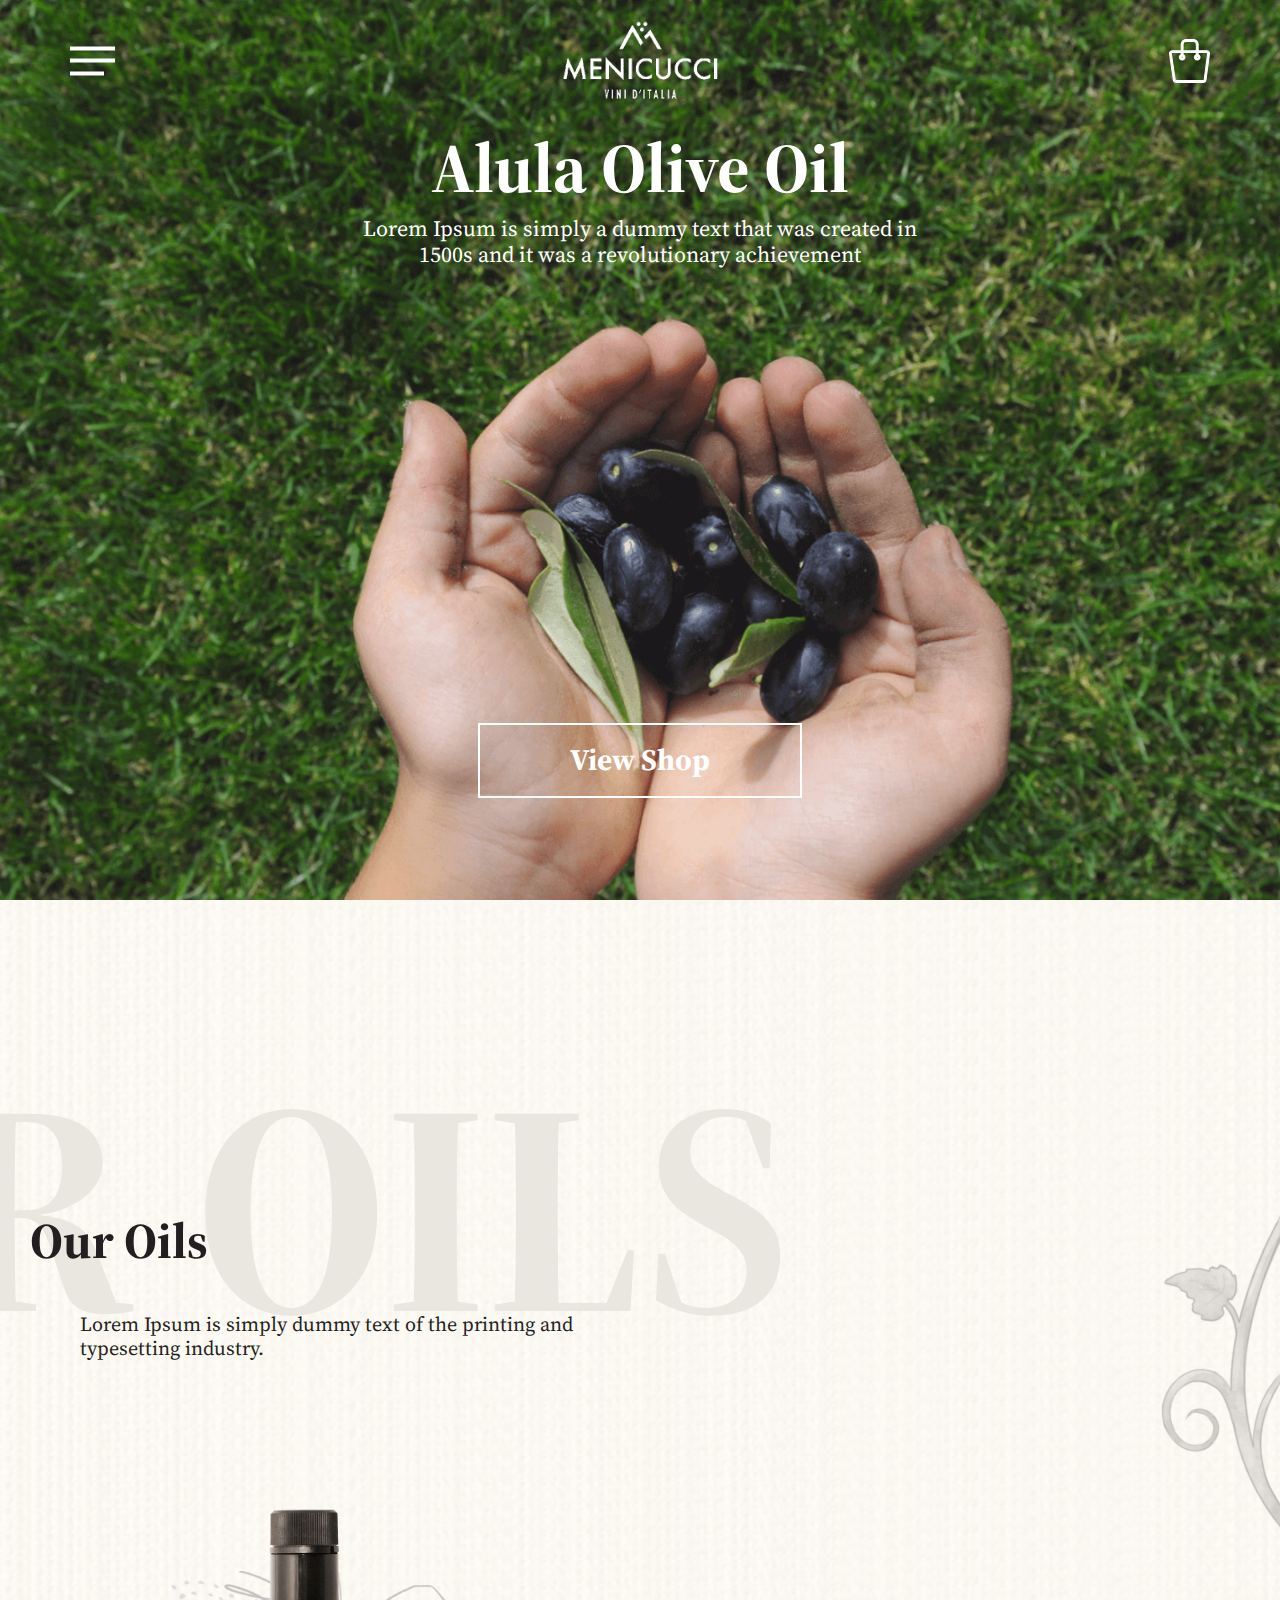
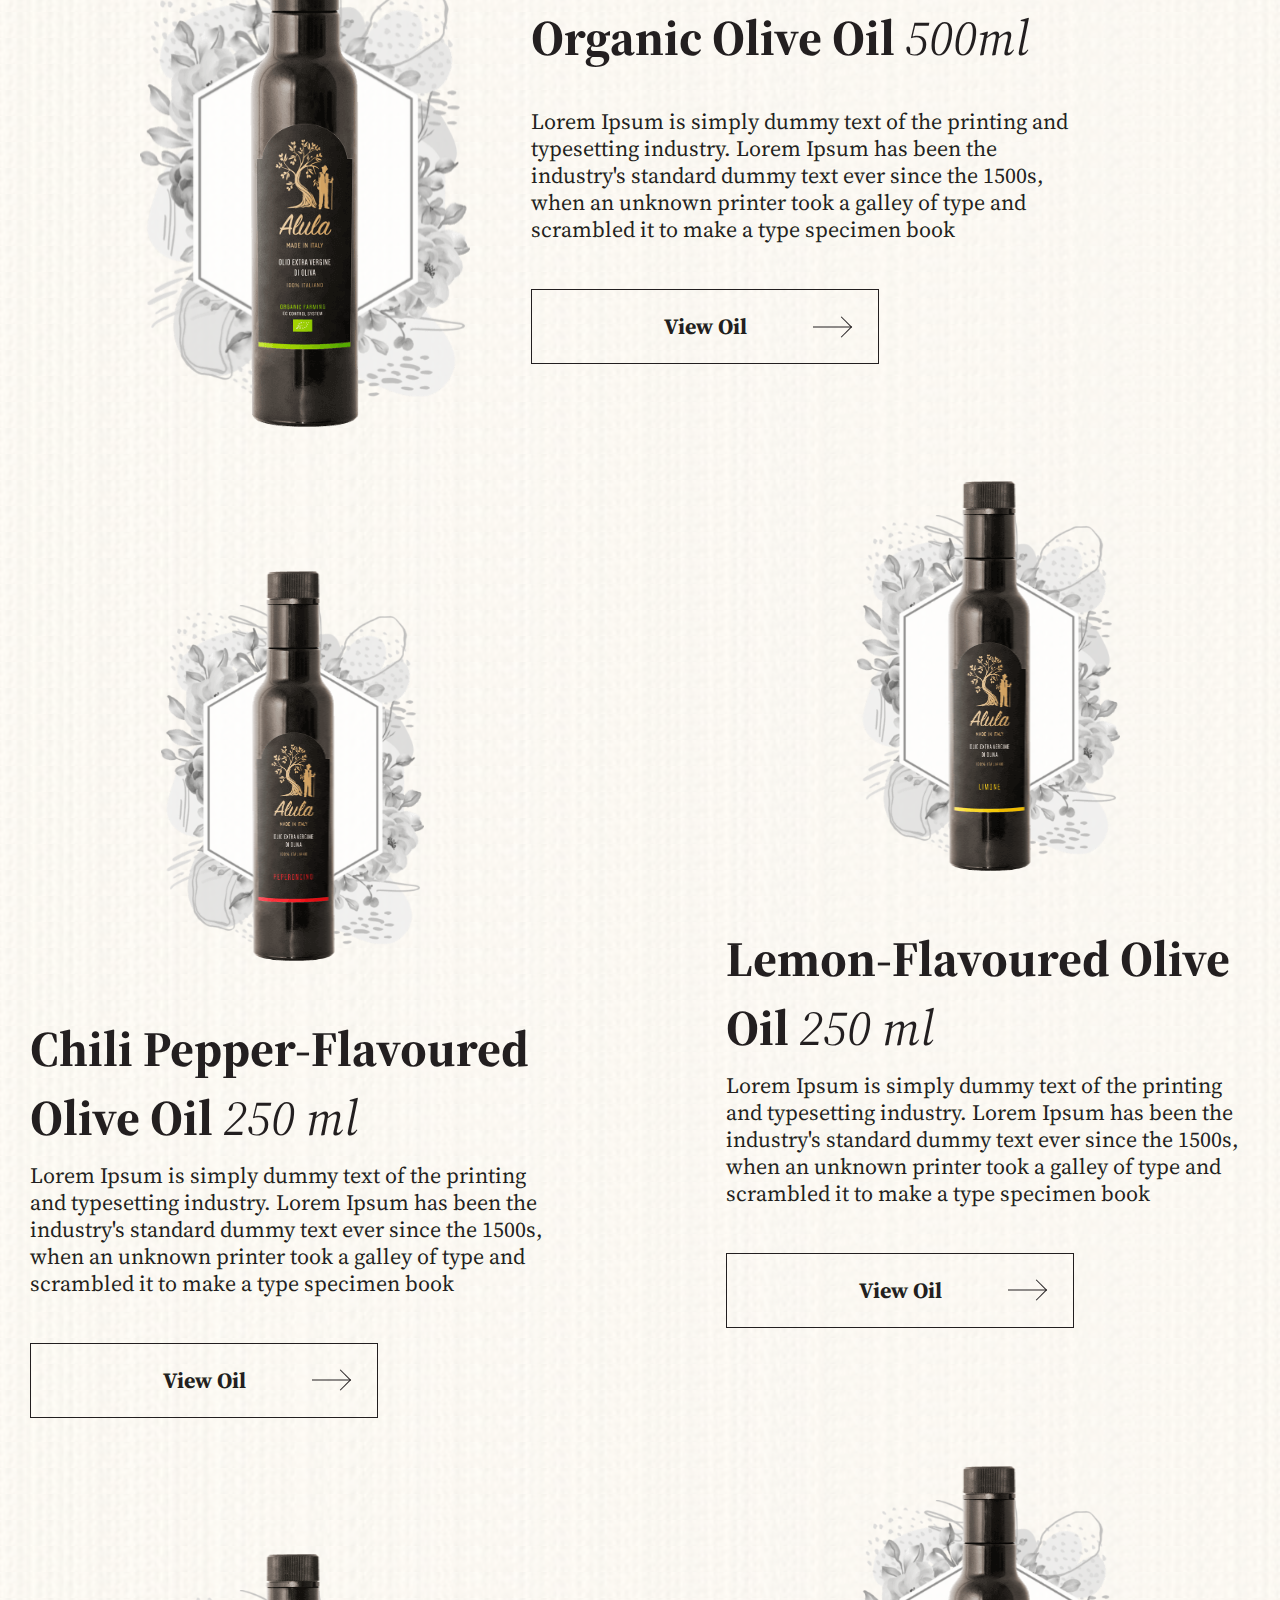
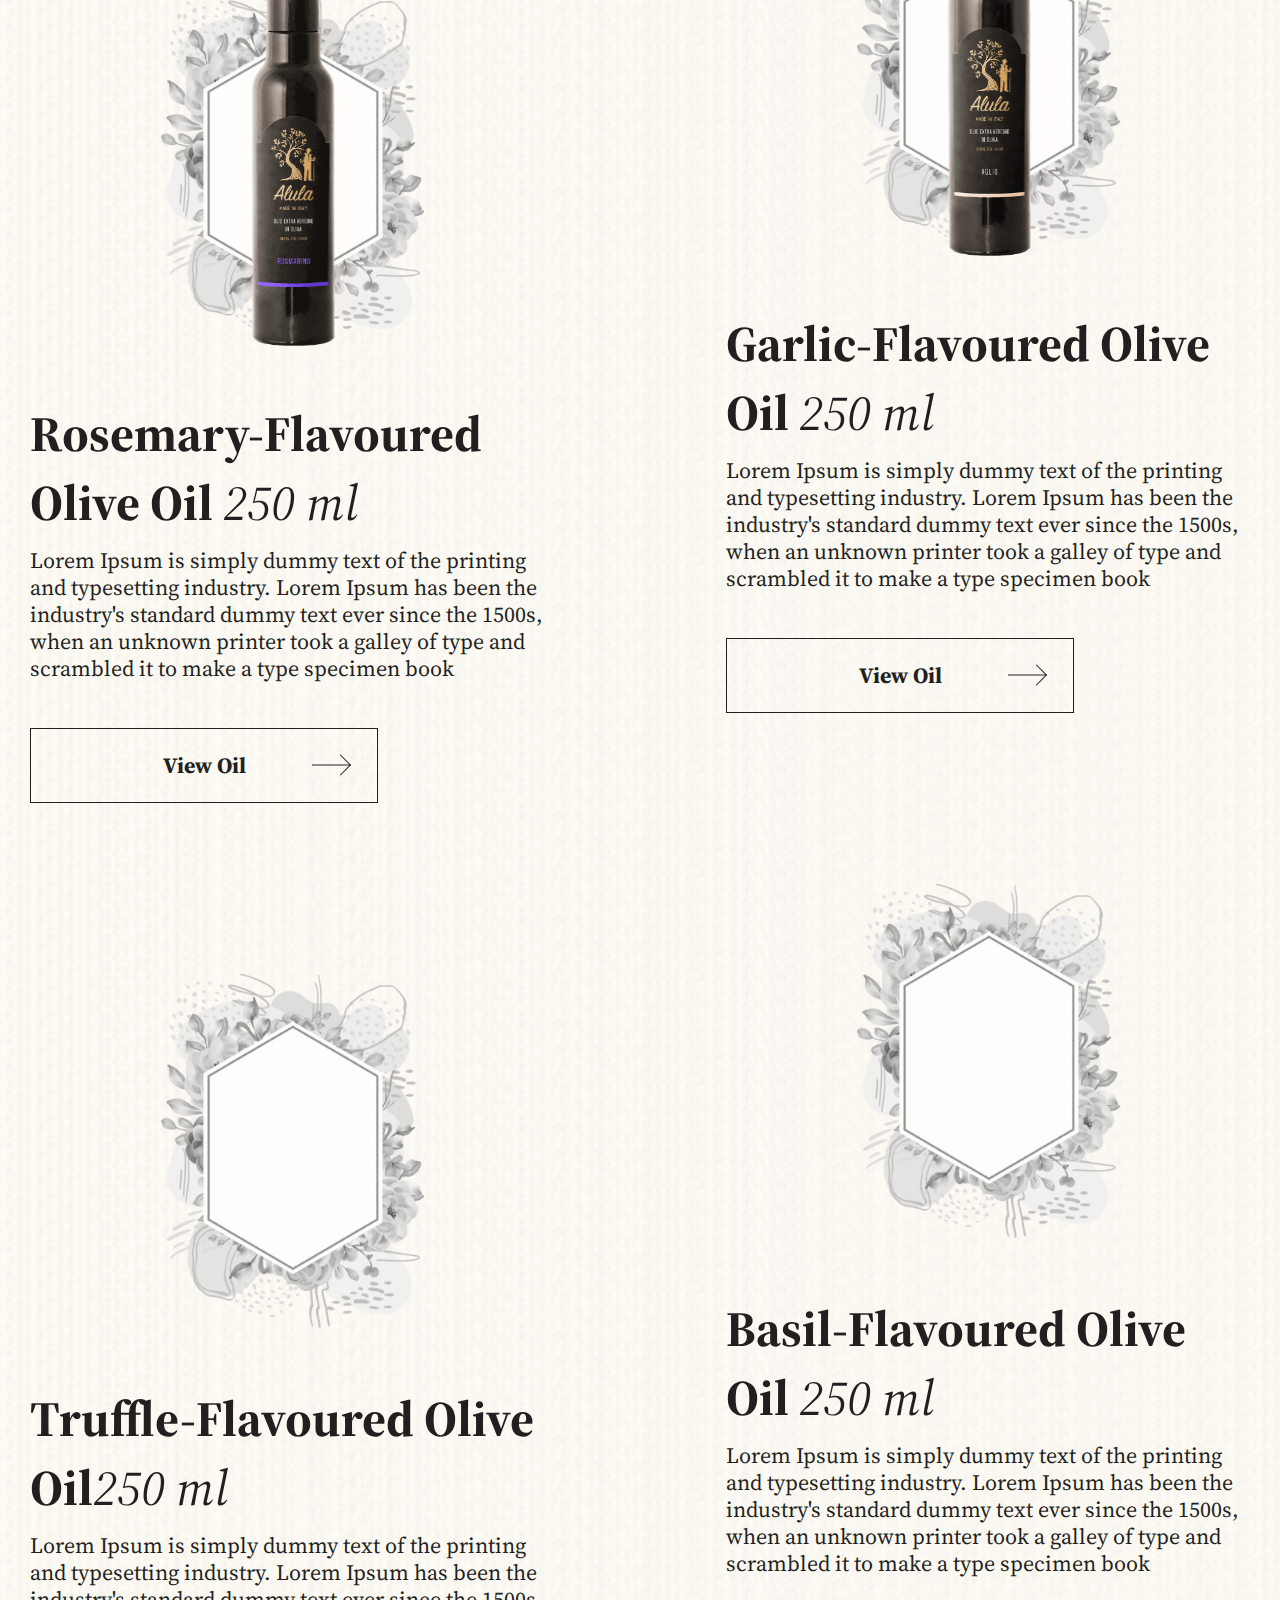
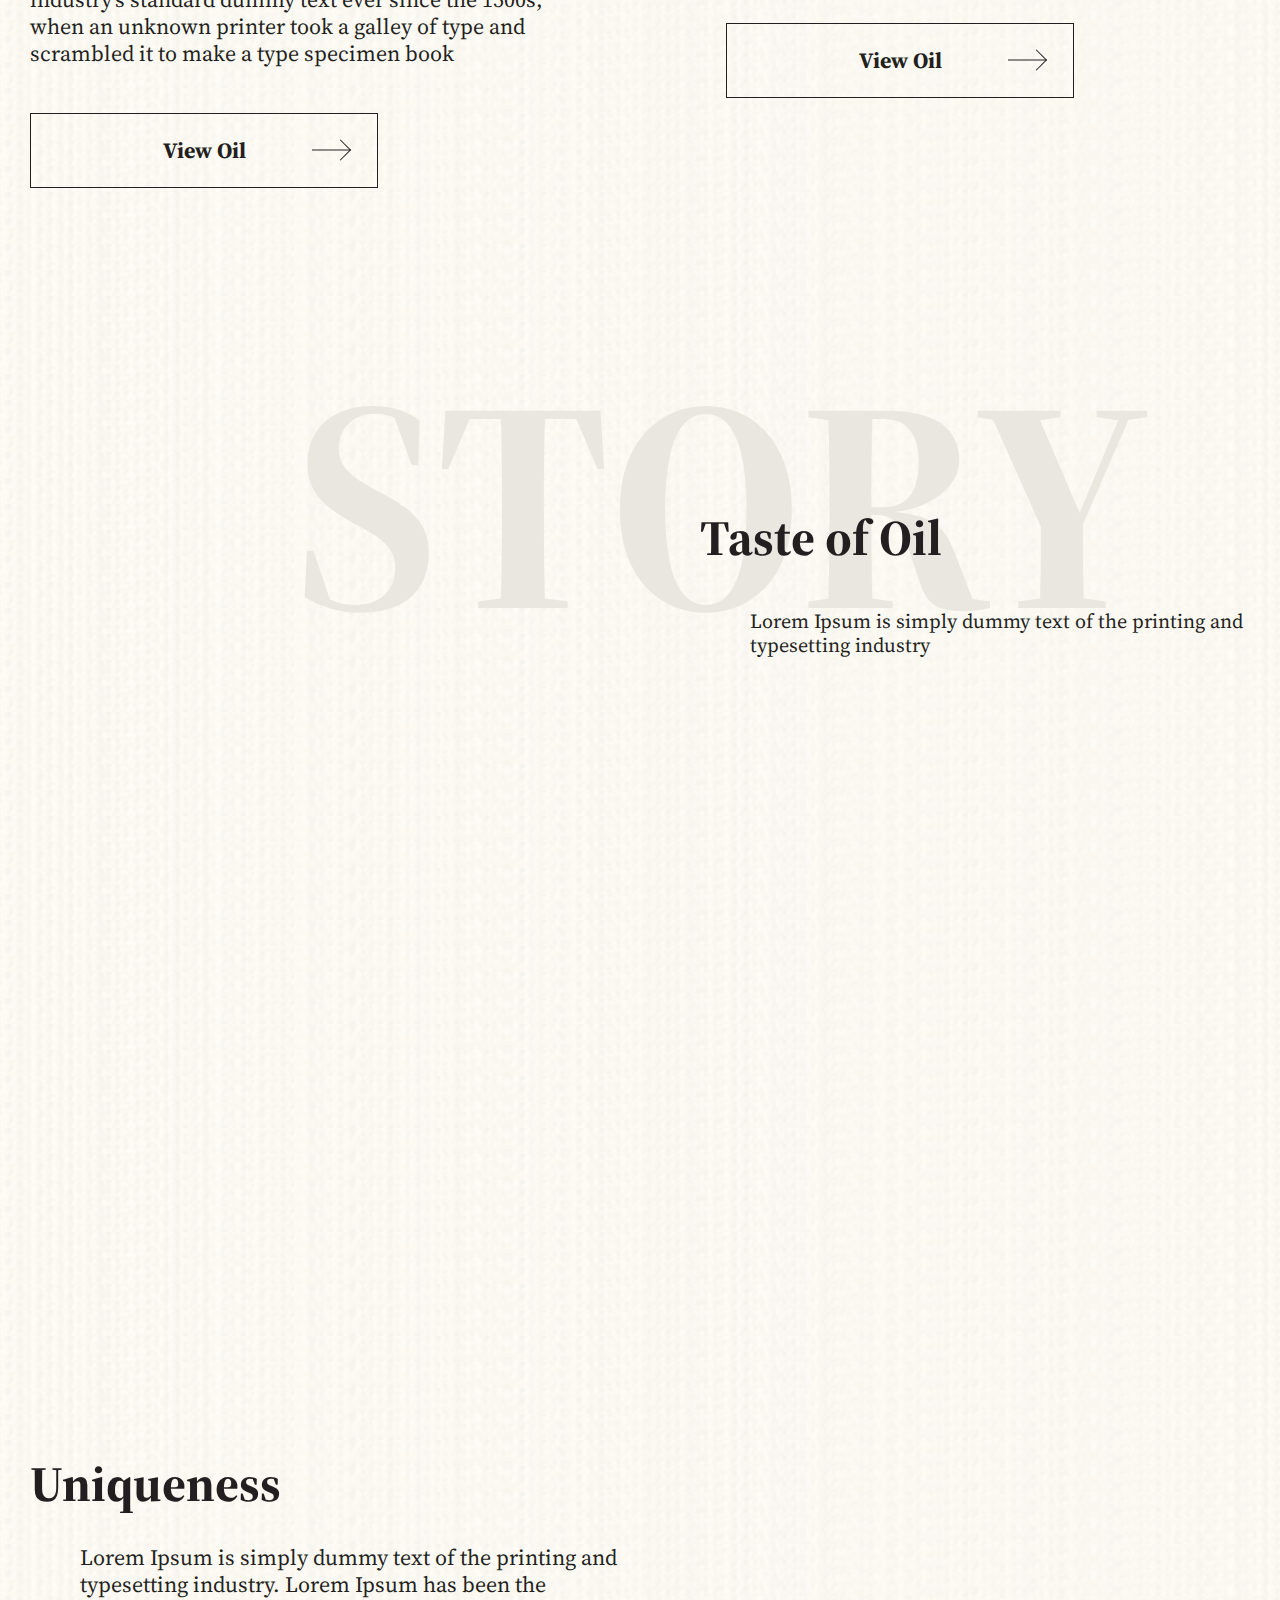
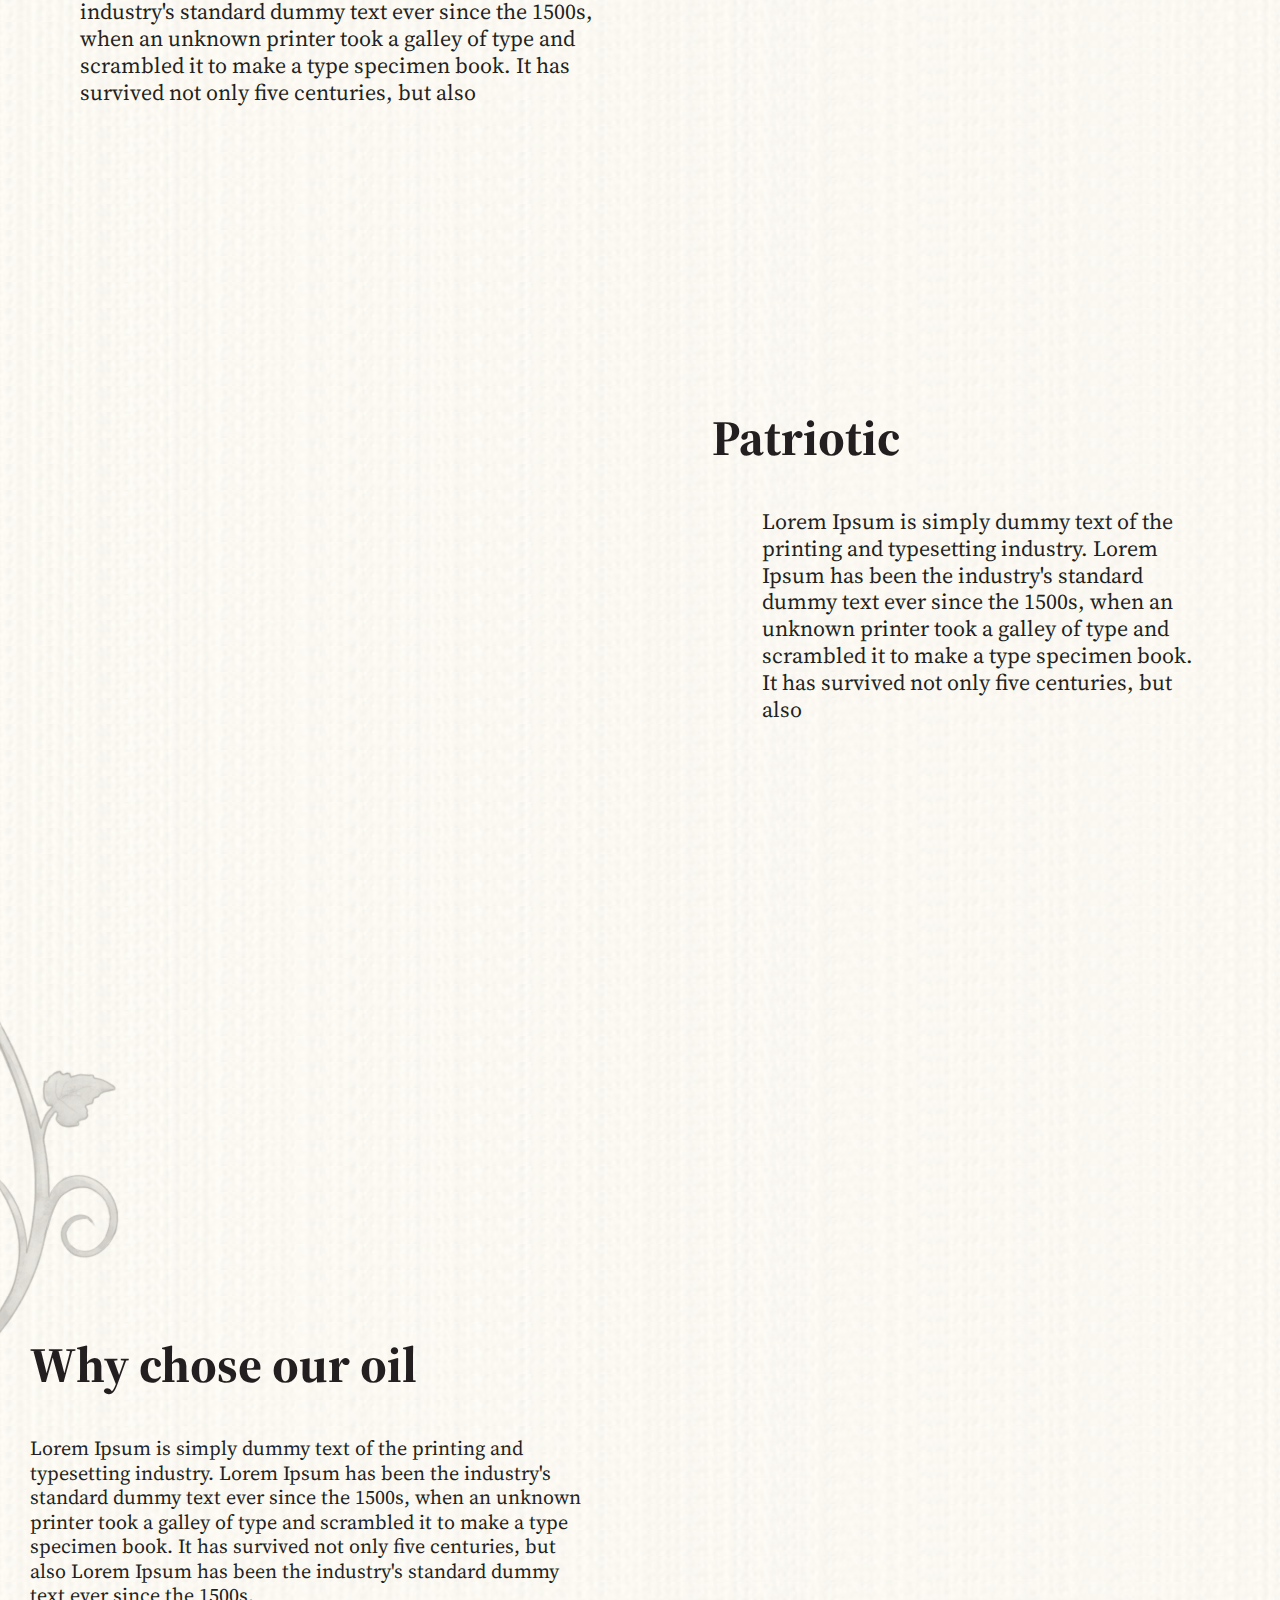
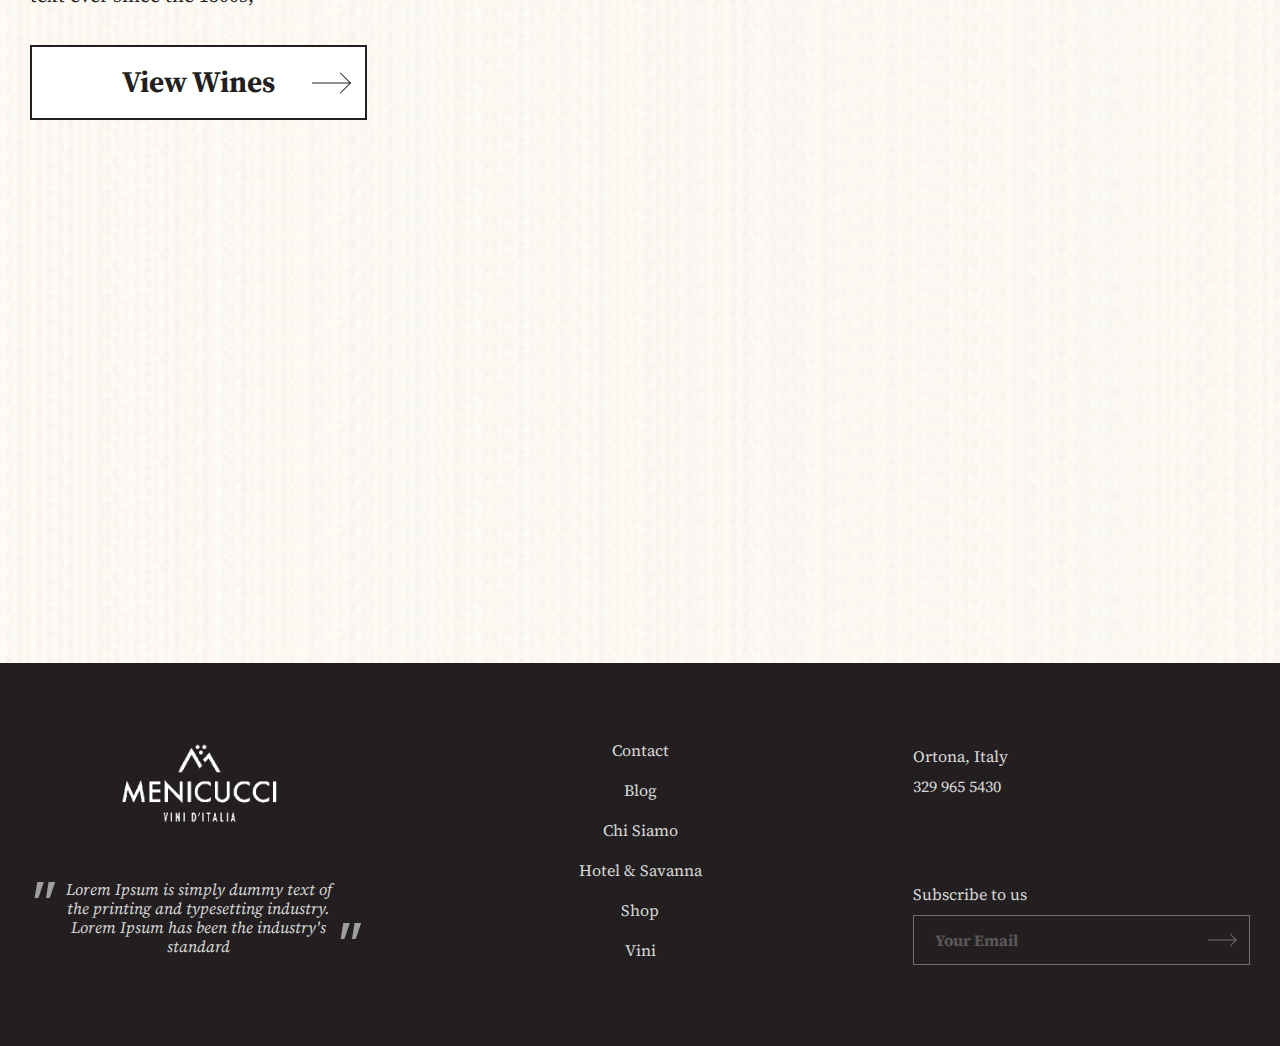
<file: oil_page.html>
﻿<!DOCTYPE html>
<html>
    <head>
        <meta http-equiv="Content-Type" content="text/html; charset=utf-8" />
        <meta name="viewport" content="width=device-width" />
        <title>Wine | oil_page</title>
        <link rel="stylesheet" href="css/all.css" media="all" />
    </head>

    <body>
        <div id="wrapper">
            <header id="header" class="header-white">
                <div class="container">
                    <div class="header__inner">
                        <strong class="logo"
                            ><a href="#"><img src="images/logo-white.png" width="168" height="85" alt="logo" loading="lazy" /></a
                        ></strong>
                        <strong class="logo logo__small"
                        ><a href="#"><img src="images/logo-small.png" width="92" height="49" alt="logo" loading="lazy" /></a
                        ></strong>
                        <nav id="nav">
                            <span class="toogle-menu">
                                <span class="t"></span>
                                <span class="c"></span>
                                <span class="b"></span>
                            </span>
                            <div class="menu-holder">
                                <div class="holder-box-menu">
                                    <ul class="menu">
                                        <li><a href="#">Shop</a></li>
                                        <li>
                                            <a class="drop-link" href="#">Wine Regions <span class="icon-drop"></span></a>
                                            <div class="hold-drop">
                                                <ul class="drop-menu">
                                                    <li><a href="#">Tuscany</a></li>
                                                    <li><a href="#">Abruzzo</a></li>
                                                    <li><a href="#">Puglia</a></li>
                                                    <li><a href="#">Campagnia</a></li>
                                                    <li><a href="#">Sicily</a></li>
                                                </ul>
                                            </div>
                                        </li>
                                        <li><a href="#">Cantina & Hotel</a></li>
                                        <li><a href="#">Alula Olive Oil</a></li>
                                    </ul>
                                </div>
                                <div class="add-nav">
                                    <ul class="add-nav__list">
                                        <li><a href="#">Chi Siamo</a></li>
                                        <li><a href="#">Contatti</a></li>
                                        <li><a href="#">Blog</a></li>
                                    </ul>
                                    <div class="info-site">
                                        <a href="tel:393341036546">+39 334 1036546</a>
                                        <a href="tel:390859112196">+39 085 9112196</a>
                                        <a href="mailto:info@menicuccivini.it">info@menicuccivini.it</a>
                                        <address>
                                            Menicucci Srl - Via Verso Tollo 232/b - 66010 - Canosa Sannita (Ch)
                                        </address>
                                    </div>
                                    <div class="hold-social">
                                        <span class="add-nav__label">Follow us</span>
                                        <ul class="social-list">
                                            <li>
                                                <a href="#" class="social-list__link"
                                                ><img src="images/icon-fb.svg" alt="fb" loading="lazy" /></a>
                                            </li>
                                            <li>
                                                <a href="#" class="social-list__link"
                                                ><img src="images/icon-instagram.svg" alt="instagram" loading="lazy" /></a>
                                            </li>
                                            <li>
                                                <a href="#" class="social-list__link"
                                                ><img src="images/icon-youtube.svg" alt="youtube" loading="lazy" /></a>
                                            </li>
                                        </ul>
                                    </div>
                                </div>
                            </div>
                        </nav>
                        <a href="" class="cart-btn"></a>
                    </div>
                </div>
            </header>
            <main id="main">
                <section class="section-intro section-intro_white" style="background-image: url(images/bg-oil.png)">
                    <div class="container">
                        <div class="section-intro__top">
                            <h1>Alula Olive Oil</h1>
                            <p>
                                Lorem Ipsum is simply a dummy text that was created in 1500s and it was a revolutionary achievement
                            </p>
                        </div>
                        <div class="section-intro__bottom">
                            <a href="#" class="btn btn-white">View Shop</a>
                        </div>
                    </div>
                </section>
                <section class="section-oils">
                    <div class="branch-right"></div>
                    <div class="container">
                        <h2 class="projection-title" data-title="Our Oils">Our Oils</h2>
                        <div class="section-oils__text">
                            <p>Lorem Ipsum is simply dummy text of the printing and typesetting industry.</p>
                        </div>
                        <div class="section-oils__list">
                            <div class="section-oils__item">
                                <div class="section-oils__images">
                                    <img class="main-img" src="images/oil01.png" alt="oil" width="185" height="527" loading="lazy" />
                                    <img class="bg-image" src="images/oil-ornament.png" alt="oil" width="329" height="442" loading="lazy" />
                                </div>
                                <div class="section-oils__info">
                                    <strong class="section-oils__title">Organic Olive Oil <span class="count-ml">500ml</span></strong>
                                    <p>Lorem Ipsum is simply dummy text of the printing and typesetting industry. Lorem Ipsum has been the industry's standard dummy text ever since the 1500s, when an unknown printer took a galley of type and scrambled it to make a type specimen book</p>
                                    <a href="#" class="btn btn-follow">View Oil</a>
                                </div>
                            </div>
                            <div class="section-oils__item">
                                <div class="section-oils__images">
                                    <img class="main-img" src="images/oil02.png" alt="oil" width="185" height="527" loading="lazy" />
                                    <img class="bg-image" src="images/oil-ornament.png" alt="oil" width="329" height="442" loading="lazy" />
                                </div>
                                <div class="section-oils__info">
                                    <strong class="section-oils__title">Chili Pepper-Flavoured Olive Oil <span class="count-ml">250 ml</span></strong>
                                    <p>Lorem Ipsum is simply dummy text of the printing and typesetting industry. Lorem Ipsum has been the industry's standard dummy text ever since the 1500s, when an unknown printer took a galley of type and scrambled it to make a type specimen book</p>
                                    <a href="#" class="btn btn-follow">View Oil</a>
                                </div>
                            </div>
                            <div class="section-oils__item">
                                <div class="section-oils__images">
                                    <img class="main-img" src="images/oil03.png" alt="oil" width="185" height="527" loading="lazy" />
                                    <img class="bg-image" src="images/oil-ornament.png" alt="oil" width="329" height="442" loading="lazy" />
                                </div>
                                <div class="section-oils__info">
                                    <strong class="section-oils__title">Lemon-Flavoured Olive Oil <span class="count-ml">250 ml</span></strong>
                                    <p>Lorem Ipsum is simply dummy text of the printing and typesetting industry. Lorem Ipsum has been the industry's standard dummy text ever since the 1500s, when an unknown printer took a galley of type and scrambled it to make a type specimen book</p>
                                    <a href="#" class="btn btn-follow">View Oil</a>
                                </div>
                            </div>
                            <div class="section-oils__item">
                                <div class="section-oils__images">
                                    <img class="main-img" src="images/oil04.png" alt="oil" width="185" height="527" loading="lazy" />
                                    <img class="bg-image" src="images/oil-ornament.png" alt="oil" width="329" height="442" loading="lazy" />
                                </div>
                                <div class="section-oils__info">
                                    <strong class="section-oils__title">Rosemary-Flavoured Olive Oil  <span class="count-ml">250 ml</span></strong>
                                    <p>Lorem Ipsum is simply dummy text of the printing and typesetting industry. Lorem Ipsum has been the industry's standard dummy text ever since the 1500s, when an unknown printer took a galley of type and scrambled it to make a type specimen book</p>
                                    <a href="#" class="btn btn-follow">View Oil</a>
                                </div>
                            </div>
                            <div class="section-oils__item">
                                <div class="section-oils__images">
                                    <img class="main-img" src="images/oil05.png" alt="oil" width="185" height="527" loading="lazy" />
                                    <img class="bg-image" src="images/oil-ornament.png" alt="oil" width="329" height="442" loading="lazy" />
                                </div>
                                <div class="section-oils__info">
                                    <strong class="section-oils__title">Garlic-Flavoured Olive Oil <span class="count-ml">250 ml</span></strong>
                                    <p>Lorem Ipsum is simply dummy text of the printing and typesetting industry. Lorem Ipsum has been the industry's standard dummy text ever since the 1500s, when an unknown printer took a galley of type and scrambled it to make a type specimen book</p>
                                    <a href="#" class="btn btn-follow">View Oil</a>
                                </div>
                            </div>
                            <div class="section-oils__item">
                                <div class="section-oils__images">
                                    <img class="main-img" src="images/oil06.png" alt="oil" width="185" height="527" loading="lazy" />
                                    <img class="bg-image" src="images/oil-ornament.png" alt="oil" width="329" height="442" loading="lazy" />
                                </div>
                                <div class="section-oils__info">
                                    <strong class="section-oils__title">Truffle-Flavoured Olive Oil<span class="count-ml">250 ml</span></strong>
                                    <p>Lorem Ipsum is simply dummy text of the printing and typesetting industry. Lorem Ipsum has been the industry's standard dummy text ever since the 1500s, when an unknown printer took a galley of type and scrambled it to make a type specimen book</p>
                                    <a href="#" class="btn btn-follow">View Oil</a>
                                </div>
                            </div>
                            <div class="section-oils__item">
                                <div class="section-oils__images">
                                    <img class="main-img" src="images/oil07.png" alt="oil" width="185" height="527" loading="lazy" />
                                    <img class="bg-image" src="images/oil-ornament.png" alt="oil" width="329" height="442" loading="lazy" />
                                </div>
                                <div class="section-oils__info">
                                    <strong class="section-oils__title">Basil-Flavoured Olive Oil <span class="count-ml">250 ml</span></strong>
                                    <p>Lorem Ipsum is simply dummy text of the printing and typesetting industry. Lorem Ipsum has been the industry's standard dummy text ever since the 1500s, when an unknown printer took a galley of type and scrambled it to make a type specimen book</p>
                                    <a href="#" class="btn btn-follow">View Oil</a>
                                </div>
                            </div>
                        </div>
                    </div>
                </section>
                <section class="section-info">
                    <div class="container">
                        <h2 class="projection-title right" data-title="STORY">Taste of Oil</h2>
                        <div class="section__text">
                            <p>Lorem Ipsum is simply dummy text of the printing and typesetting industry</p>
                        </div>
                        <div class="section-info__item">
                            <div class="section-info__image">
                                <img src="images/img012.png" alt="image" width="1228" height="673" loading="lazy" />
                            </div>
                            <div class="section-info__text">
                                <h3>Uniqueness</h3>
                                <p>
                                    Lorem Ipsum is simply dummy text of the printing and typesetting industry. Lorem Ipsum has been the industry's standard dummy text ever since the 1500s, when an unknown printer took a galley of type and scrambled it to make a type specimen book. It has survived not only five centuries, but also 
                                </p>
                            </div>
                        </div>
                    </div>
                </section>
                <section class="section-media">
                    <div class="section-media__item">
                        <div class="section-media__image">
                            <img src="images/img013.png" alt="image" width="1033" height="671" loading="lazy" >
                        </div>
                        <div class="section-media__info">
                            <div class="section-media__text">
                                <h2>Patriotic</h2>
                                <p>
                                    Lorem Ipsum is simply dummy text of the printing and typesetting industry. Lorem Ipsum has been the industry's standard dummy text ever since the 1500s, when an unknown printer took a galley of type and scrambled it to make a type specimen book. It has survived not only five centuries, but also 
                                </p>
                            </div>
                        </div>
                    </div>
                </section>
                <section class="section-fullmedia">
                    <div class="branch-left"></div>
                    <div class="container">
                        <div class="section-fullmedia__hold">
                            <div class="section-fullmedia__image">
                                <img src="images/img014.png" alt="image" width="644" height="1145" loading="lazy">
                            </div>
                            <div class="section-fullmedia__info">
                                <div class="section-fullmedia__text">
                                    <h2>Why chose our oil</h2>
                                    <p>
                                        Lorem Ipsum is simply dummy text of the printing and typesetting industry. Lorem Ipsum has been the industry's standard dummy text ever since the 1500s, when an unknown printer took a galley of type and scrambled it to make a type specimen book. It has survived not only five centuries, but also Lorem Ipsum has been the industry's standard dummy text ever since the 1500s,
                                    </p>
                                    <a href="#" class="btn btn-follow">View Wines</a>
                                </div>
                            </div>
                        </div>
                    </div>
                </section>
            </main>
            <footer id="footer">
                <div class="container">
                    <div class="footer__row">
                        <div class="footer__col">
                            <a href="#" class="footer-logo"
                                ><img src="images/logo-white.png" width="168" height="85" alt="logo" loading="lazy"
                            /></a>
                            <blockquote class="blockquote">
                                Lorem Ipsum is simply dummy text of the printing and typesetting
                                industry. Lorem Ipsum has been the industry's standard
                            </blockquote>
                        </div>
                        <div class="footer__col">
                            <ul class="footer-nav">
                                <li><a href="#">Contact</a></li>
                                <li><a href="#">Blog</a></li>
                                <li><a href="#">Chi Siamo</a></li>
                                <li><a href="#">Hotel & Savanna</a></li>
                                <li><a href="#">Shop</a></li>
                                <li><a href="#">Vini</a></li>
                            </ul>
                        </div>
                        <div class="footer__col">
                            <address class="address">Ortona, Italy <br />329 965 5430</address>
                            <p>Subscribe to us</p>
                            <div class="footer__form">
                                <form action="#">
                                    <input type="text" placeholder="Your Email" />
                                    <button type="submit"></button>
                                </form>
                            </div>
                        </div>
                    </div>
                </div>
            </footer>
        </div>
        <script type="text/javascript" src="js/jquery-2.0.3.min.js"></script>
        <script type="text/javascript" src="js/jquery.tabs.min.js"></script>
        <script type="text/javascript" src="js/jquery.gallery.min.js"></script>
        <script type="text/javascript" src="js/jquery.main.js"></script>
    </body>
</html>
</file>
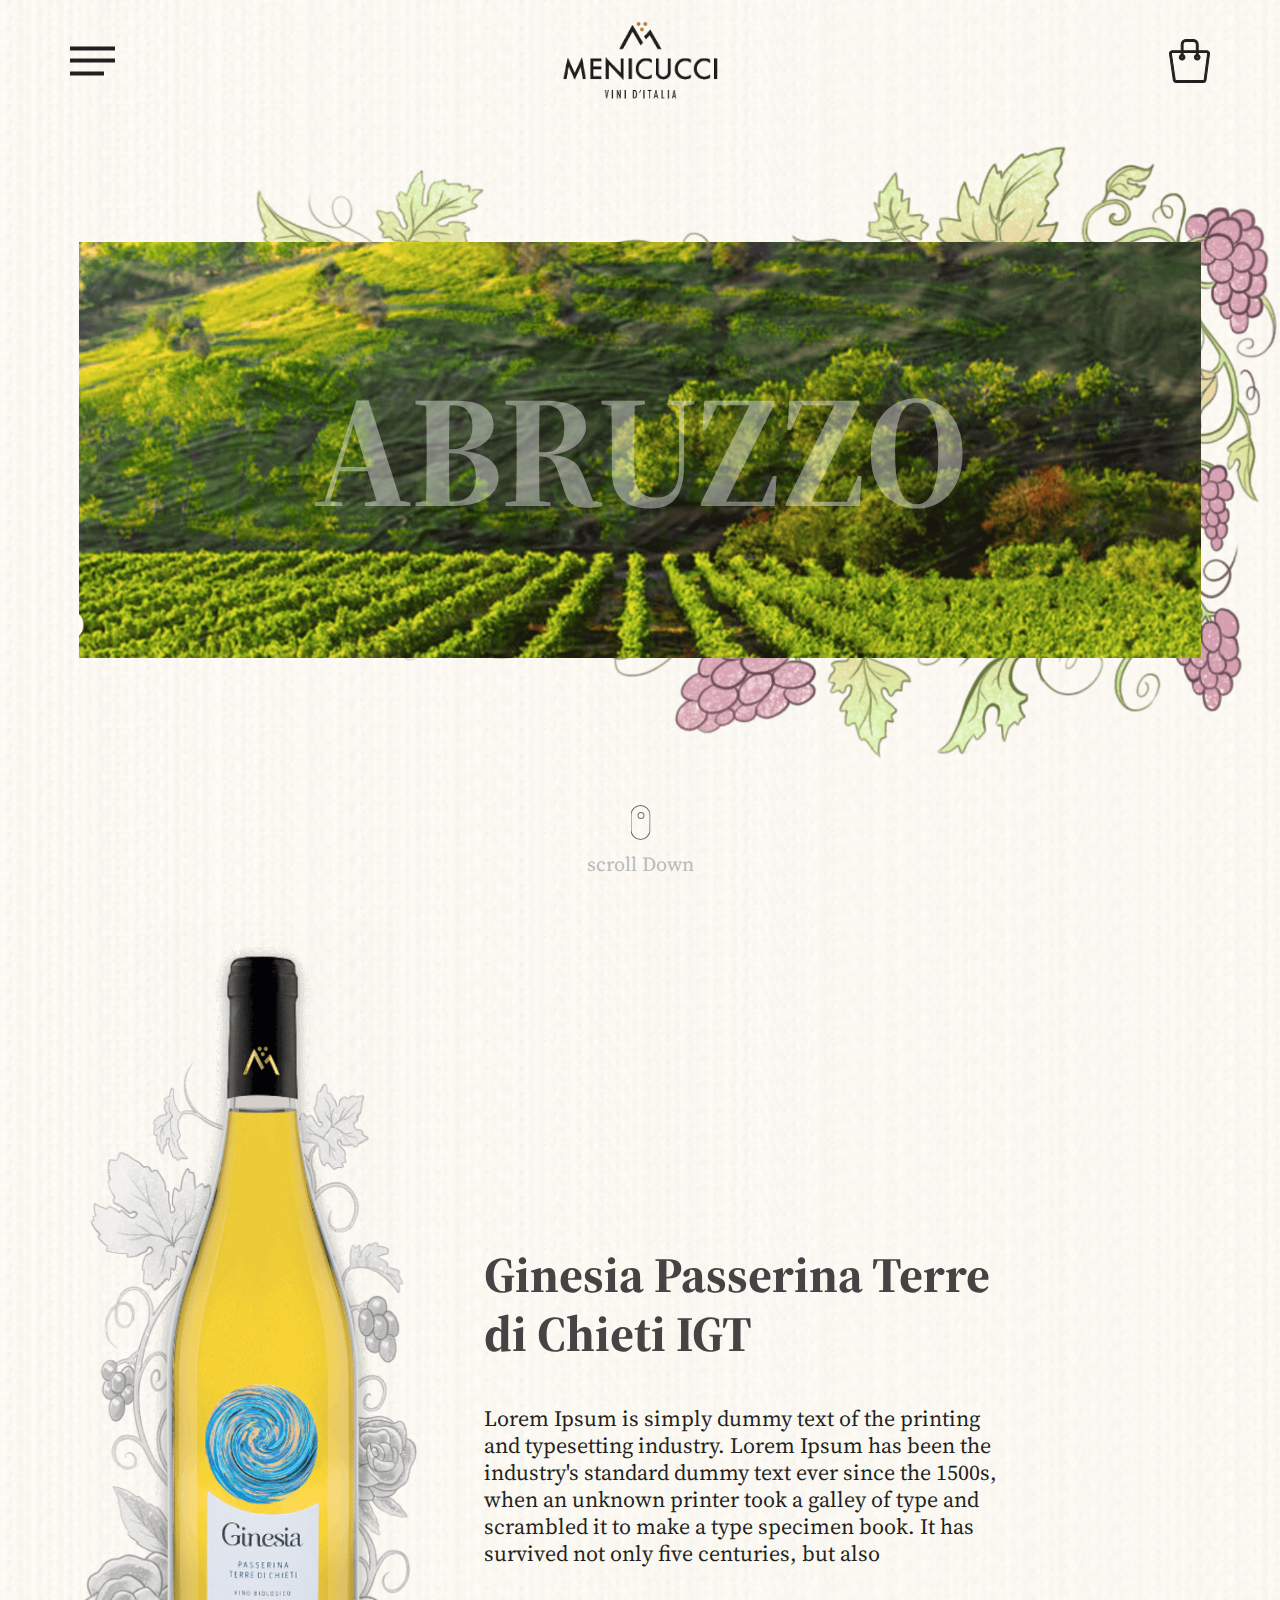
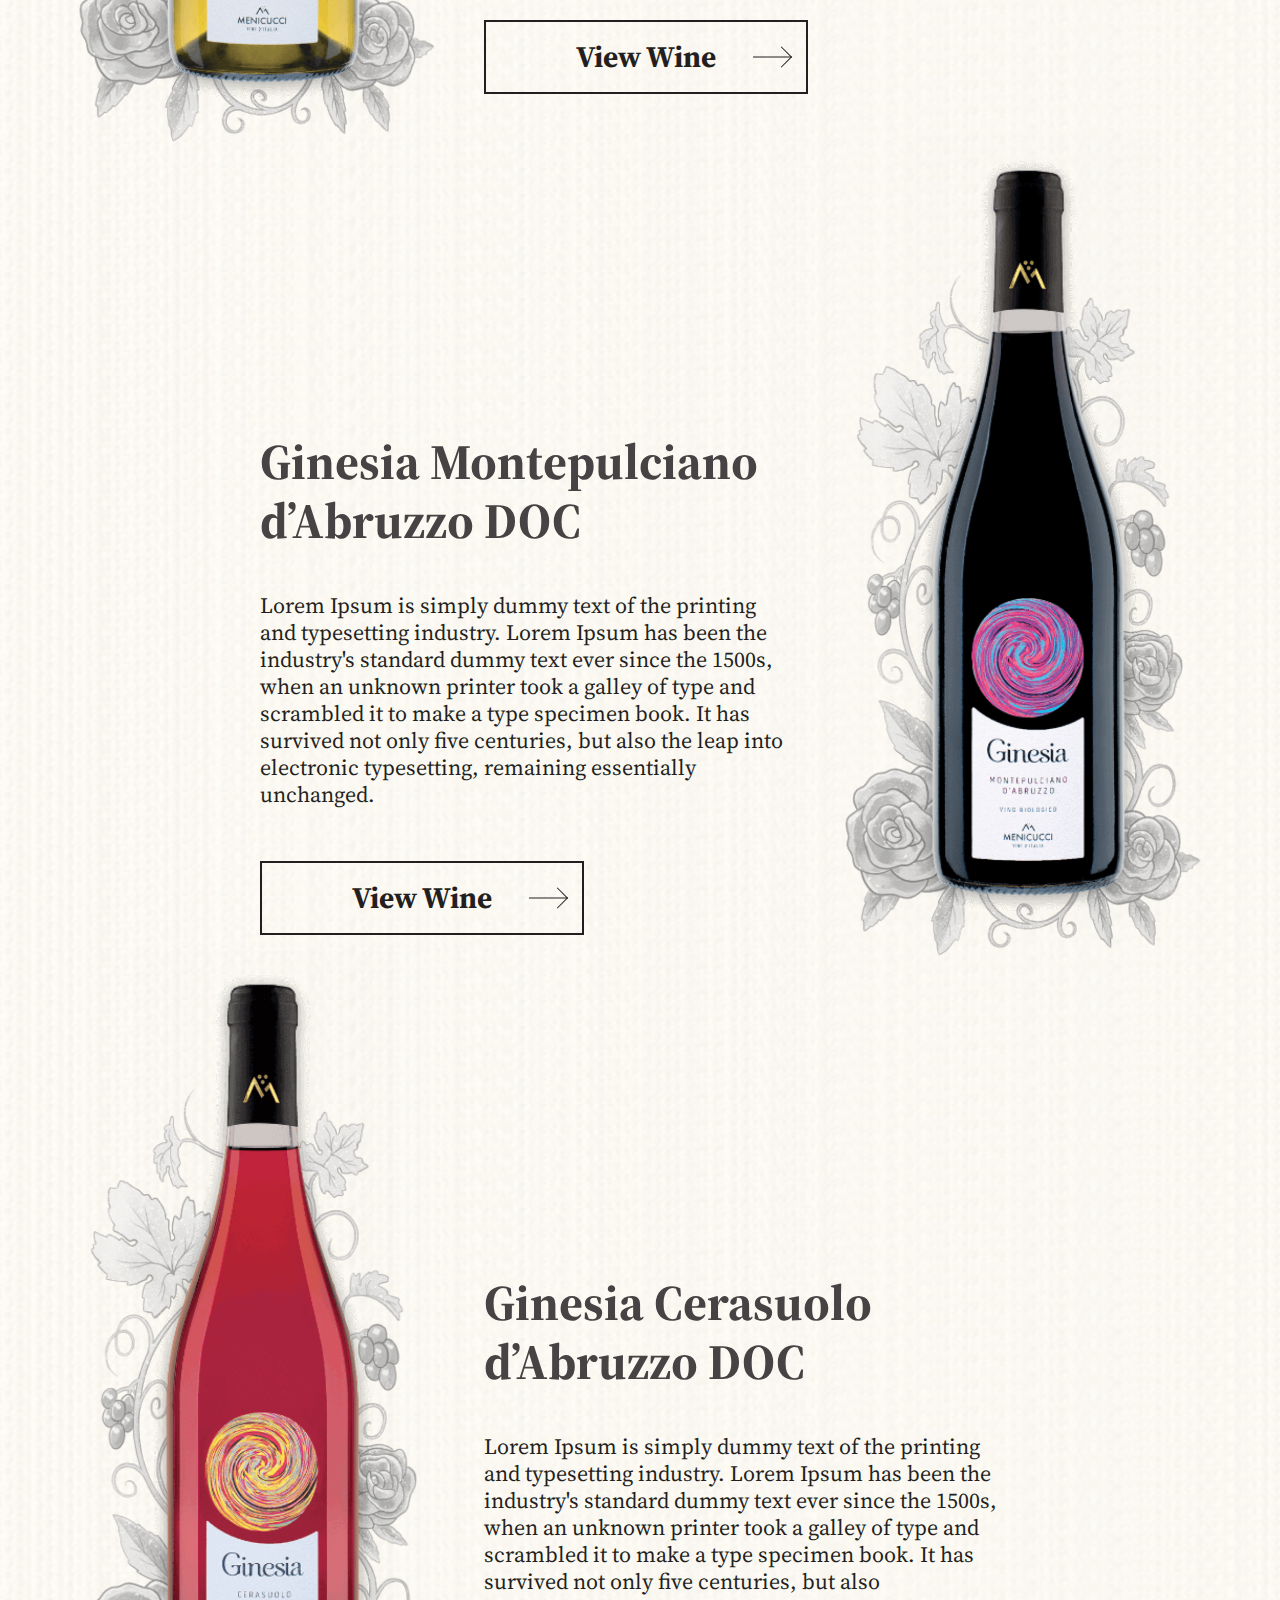
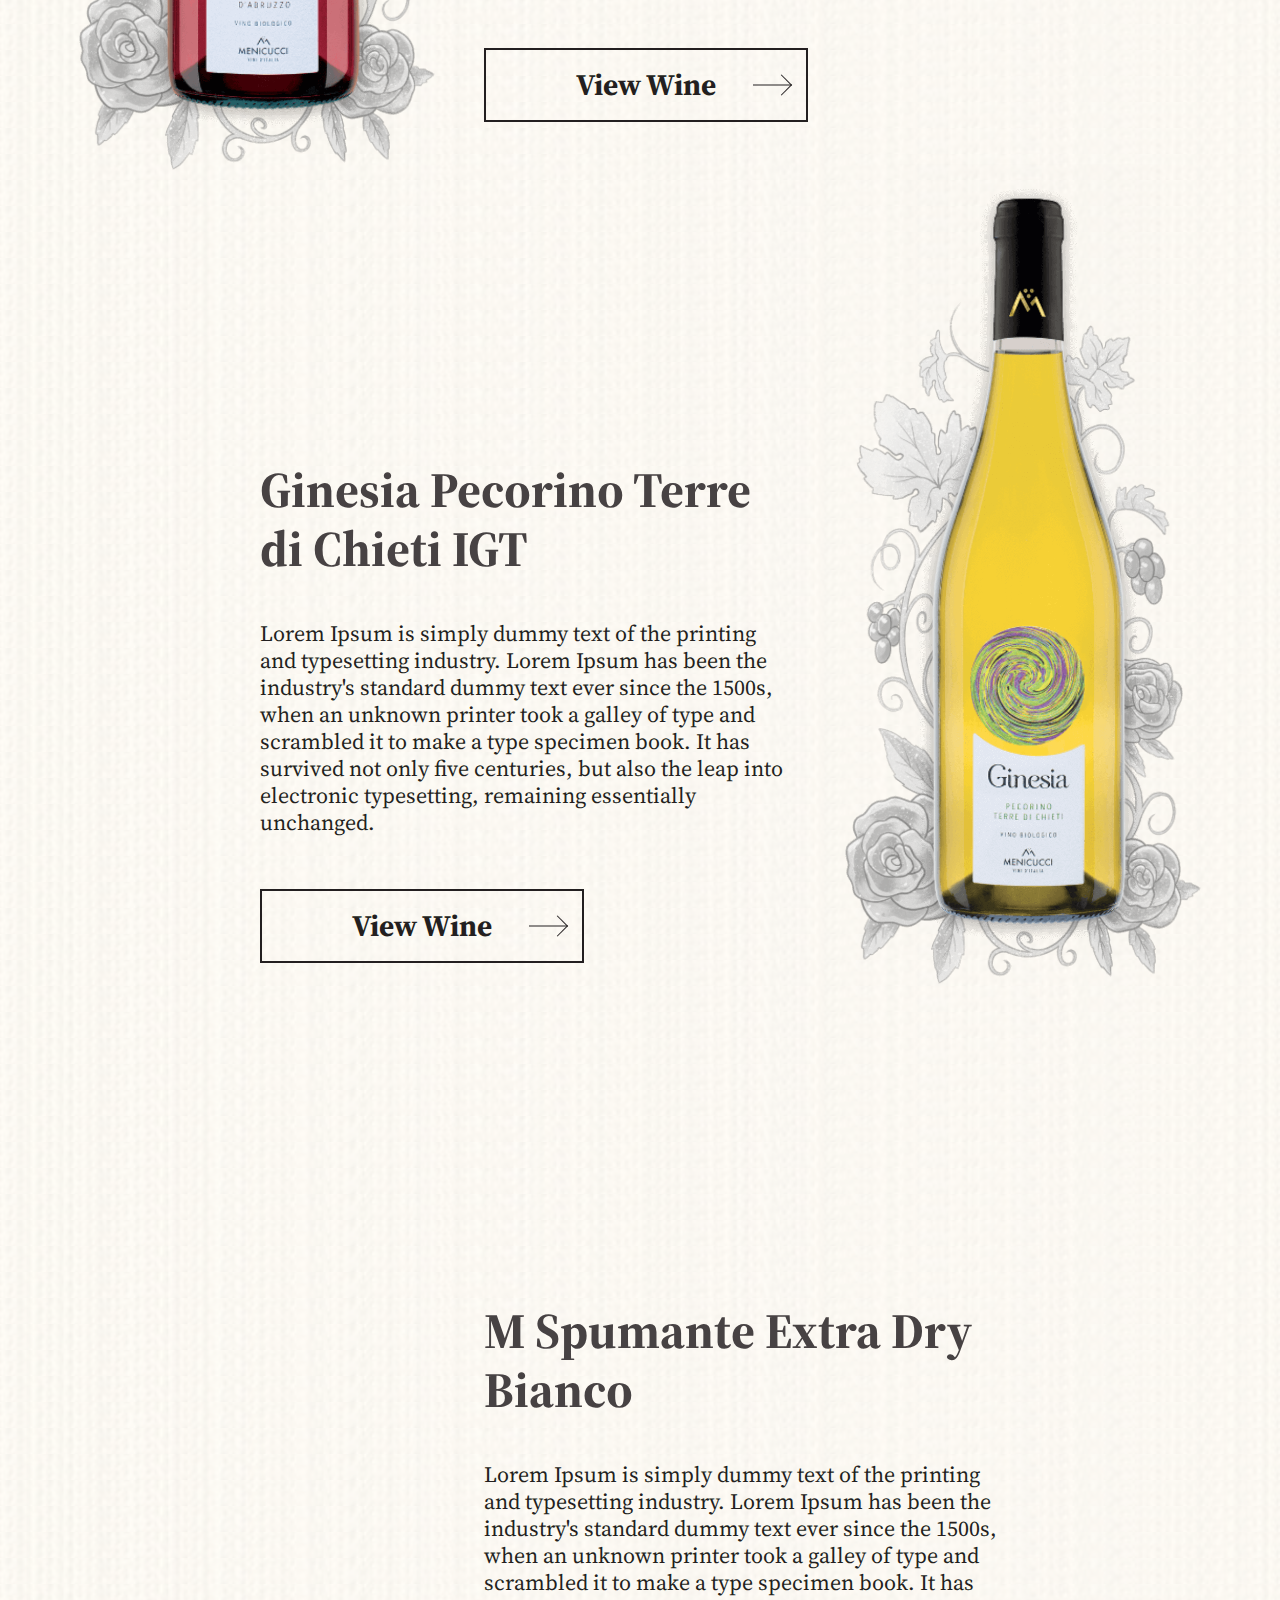
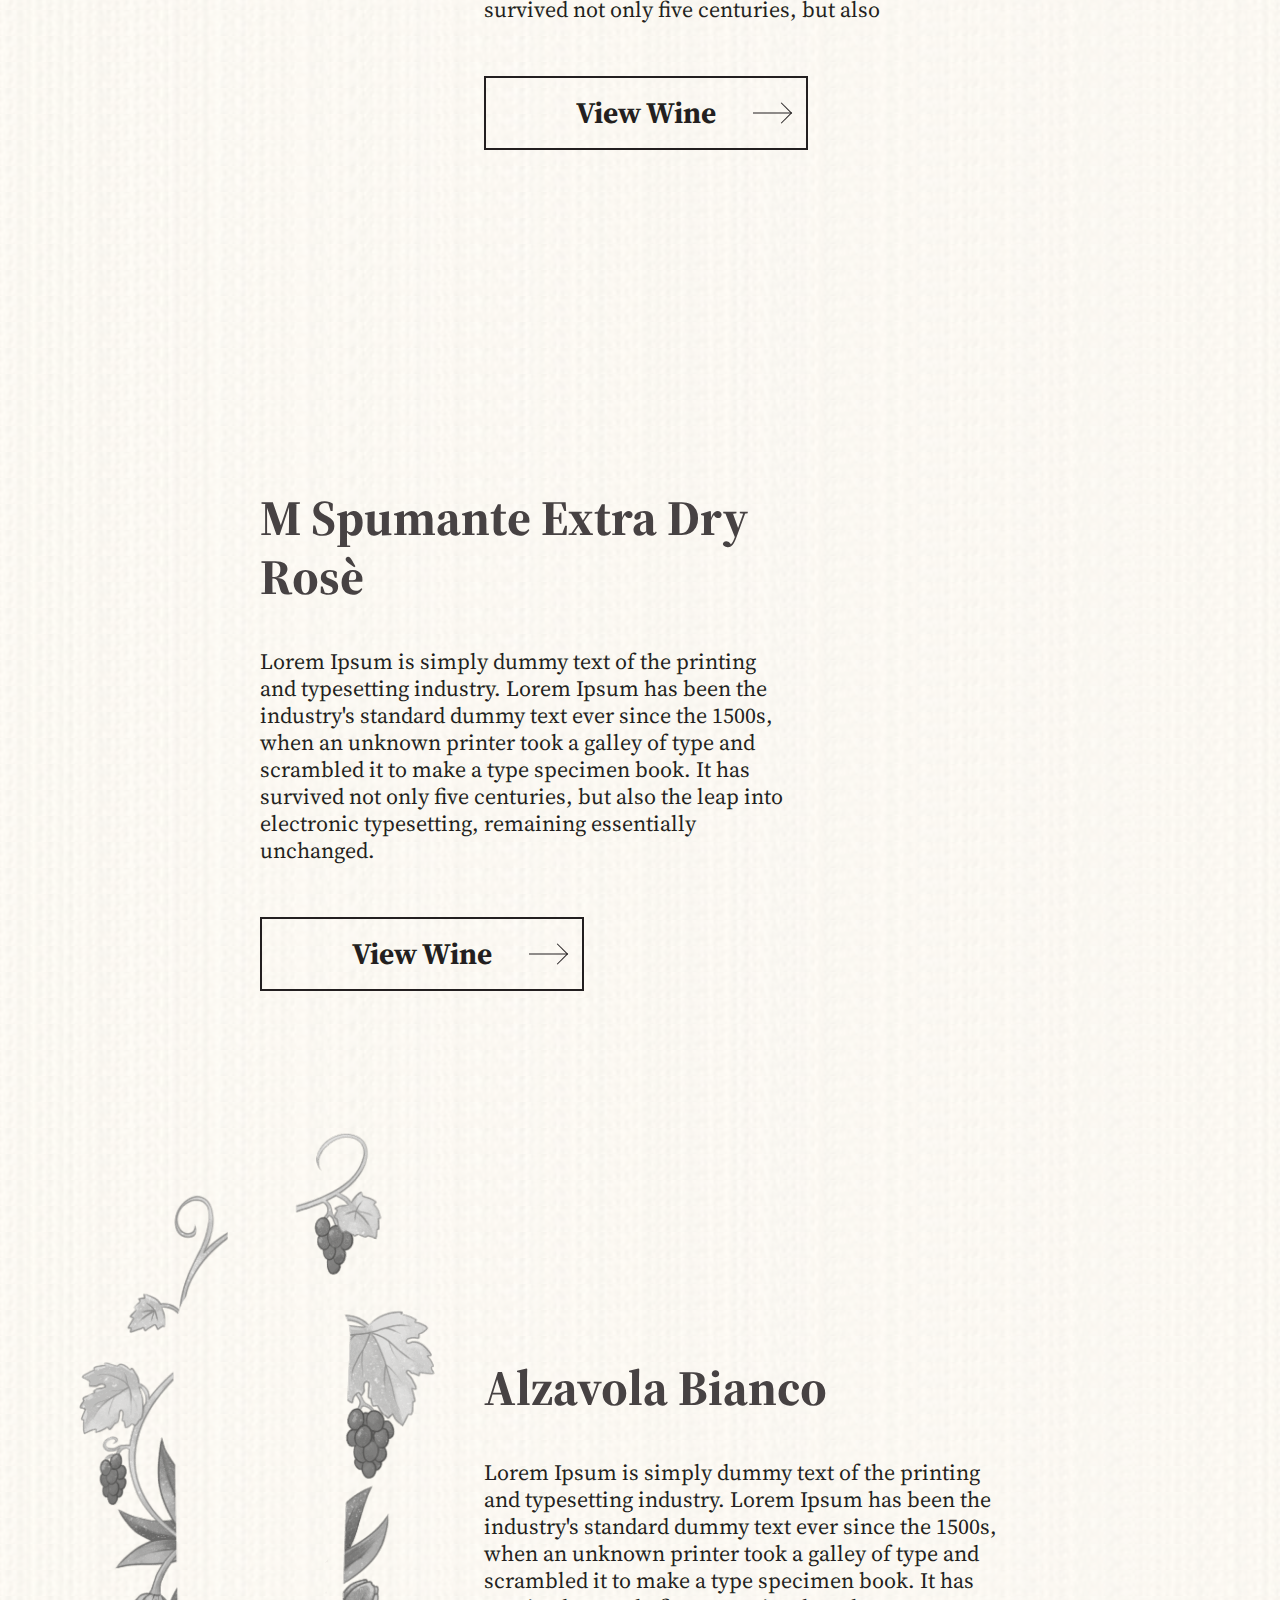
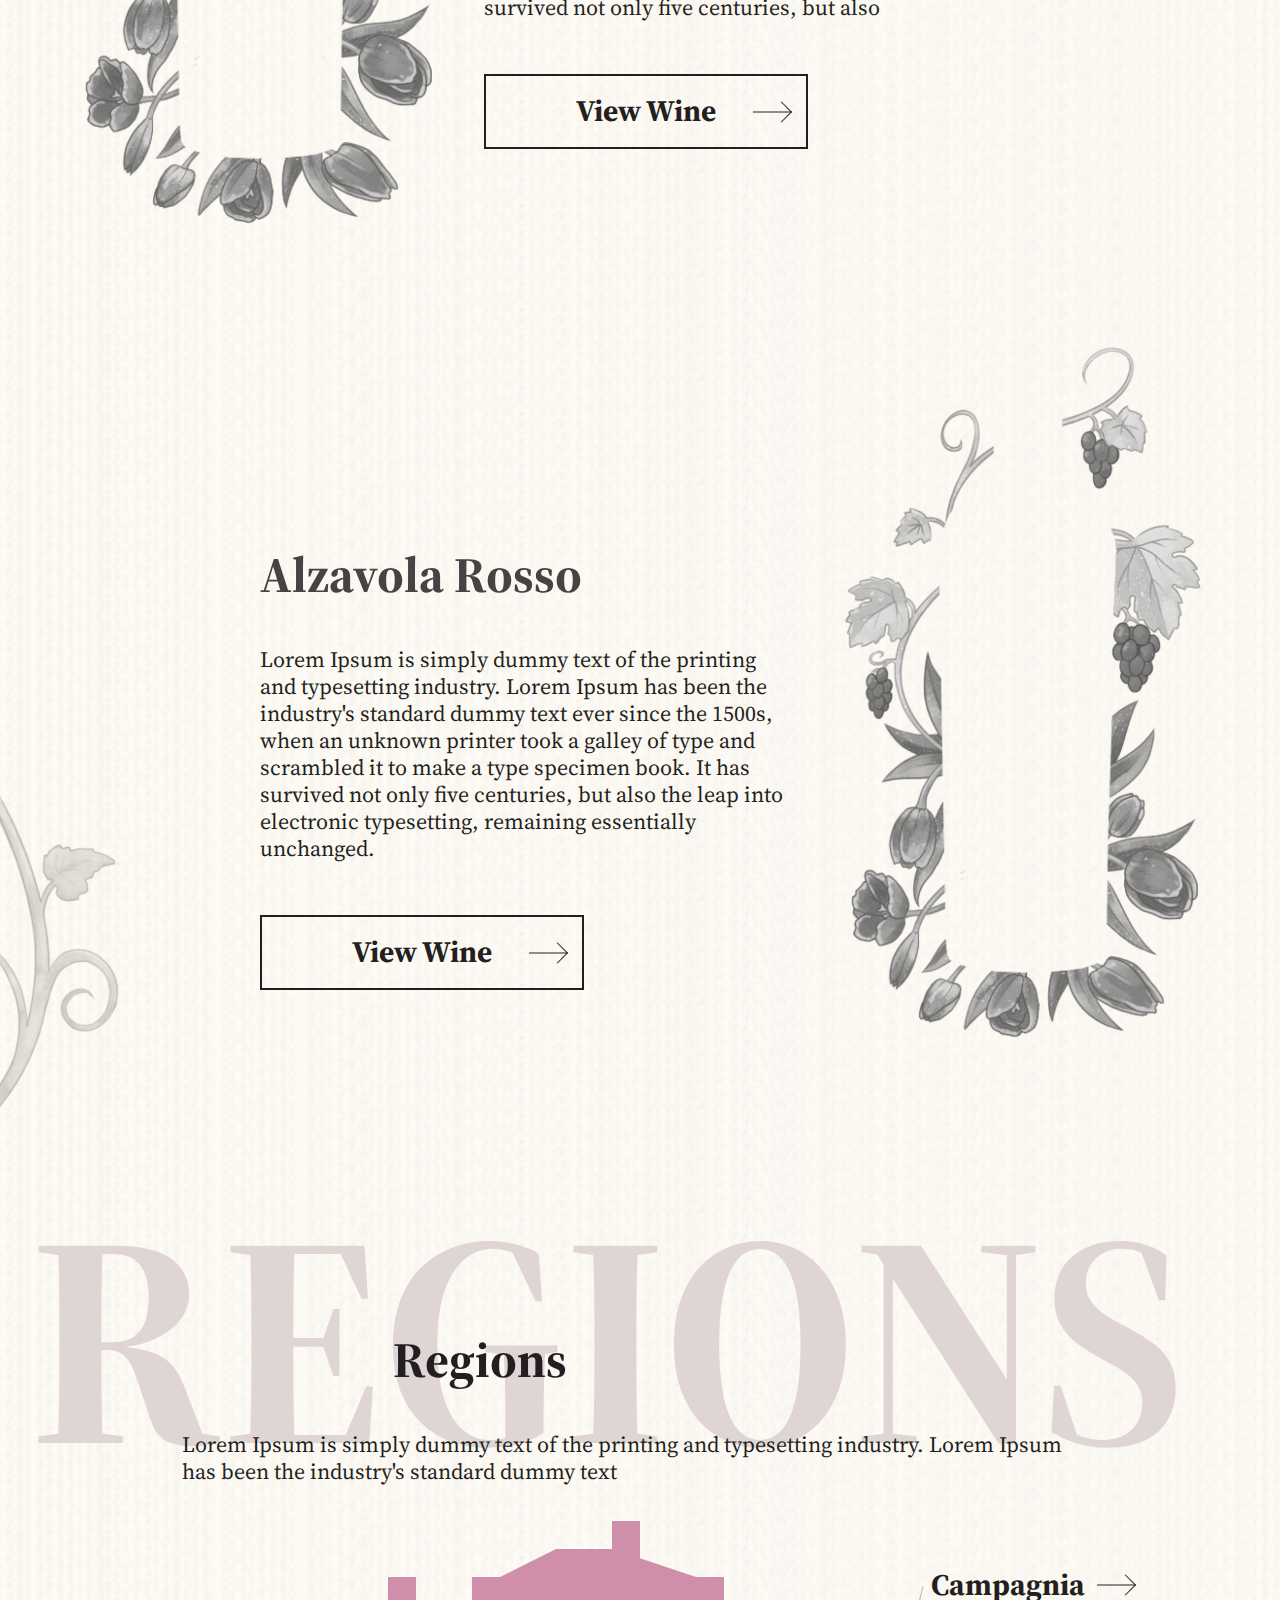
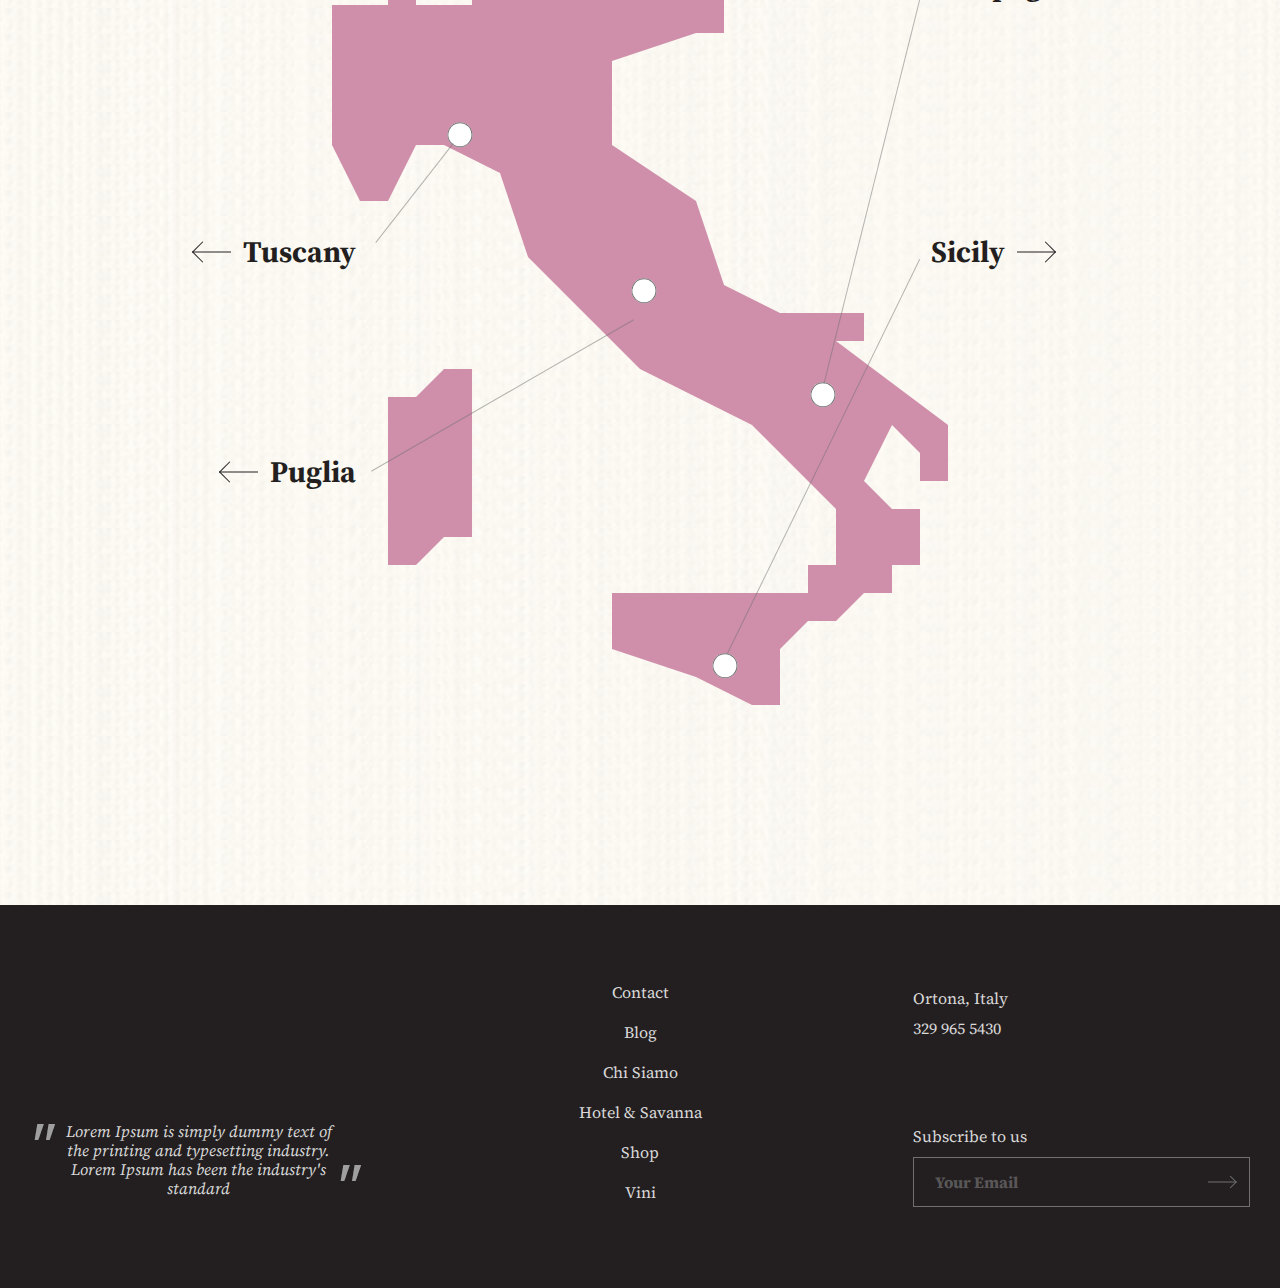
<file: region_page.html>
<!DOCTYPE html>
<html>
    <head>
        <meta http-equiv="Content-Type" content="text/html; charset=utf-8" />
        <meta name="viewport" content="width=device-width" />
        <title>Wine | region_page</title>
        <link rel="stylesheet" href="css/all.css" media="all" />
    </head>

    <body>
        <div id="wrapper">
            <header id="header">
                <div class="container">
                    <div class="header__inner">
                        <strong class="logo"
                            ><a href="#"><img src="images/logo.png" width="168" height="85" loading="lazy" alt="logo" /></a
                        ></strong>
                        <strong class="logo logo__small"
                        ><a href="#"><img src="images/logo-small.png" width="92" height="49" loading="lazy" alt="logo" /></a
                        ></strong>
                        <nav id="nav">
                            <span class="toogle-menu">
                                <span class="t"></span>
                                <span class="c"></span>
                                <span class="b"></span>
                            </span>
                            <div class="menu-holder">
                                <div class="holder-box-menu">
                                    <ul class="menu">
                                        <li><a href="#">Shop</a></li>
                                        <li>
                                            <a class="drop-link" href="#">Wine Regions <span class="icon-drop"></span></a>
                                            <div class="hold-drop">
                                                <ul class="drop-menu">
                                                    <li><a href="#">Tuscany</a></li>
                                                    <li><a href="#">Abruzzo</a></li>
                                                    <li><a href="#">Puglia</a></li>
                                                    <li><a href="#">Campagnia</a></li>
                                                    <li><a href="#">Sicily</a></li>
                                                </ul>
                                            </div>
                                        </li>
                                        <li><a href="#">Cantina & Hotel</a></li>
                                        <li><a href="#">Alula Olive Oil</a></li>
                                    </ul>
                                </div>
                                <div class="add-nav">
                                    <ul class="add-nav__list">
                                        <li><a href="#">Chi Siamo</a></li>
                                        <li><a href="#">Contatti</a></li>
                                        <li><a href="#">Blog</a></li>
                                    </ul>
                                    <div class="info-site">
                                        <a href="tel:393341036546">+39 334 1036546</a>
                                        <a href="tel:390859112196">+39 085 9112196</a>
                                        <a href="mailto:info@menicuccivini.it">info@menicuccivini.it</a>
                                        <address>
                                            Menicucci Srl - Via Verso Tollo 232/b - 66010 - Canosa Sannita (Ch)
                                        </address>
                                    </div>
                                    <div class="hold-social">
                                        <span class="add-nav__label">Follow us</span>
                                        <ul class="social-list">
                                            <li>
                                                <a href="#" class="social-list__link"
                                                ><img src="images/icon-fb.svg" alt=""
                                                /></a>
                                            </li>
                                            <li>
                                                <a href="#" class="social-list__link"
                                                ><img src="images/icon-instagram.svg" alt=""
                                                /></a>
                                            </li>
                                            <li>
                                                <a href="#" class="social-list__link"
                                                ><img src="images/icon-youtube.svg" alt=""
                                                /></a>
                                            </li>
                                        </ul>
                                    </div>
                                </div>
                            </div>
                        </nav>
                        <a href="" class="cart-btn"></a>
                    </div>
                </div>
            </header>
            <main id="main">
                <section class="section-banner">
                    <div class="section-banner__hold">
                        <div class="section-banner__images">
                            <img class="main-img" src="images/banner01.png" alt="banner" width="1546" height="573" loading="lazy"
                            />
                            <img class="hover-img" src="images/banner01-hover.png" alt="banner" width="1546" height="573" loading="lazy"
                            />
                            <h1 class="section-banner__title">abruzzo</h1>
                        </div>
                    </div>
                    <a href="#list-wine" class="link-scroll">scroll down</a>
                </section>
                <section id="list-wine" class="section-list__wine">
                    <div class="branch-left"></div>
                    <div class="container">
                        <div class="section-list__item">
                            <div class="section-list__image">
                                <img class="main-img" src="images/image-ginesia-passerina.png" alt="image" width="487" height="1468" loading="lazy" />
                                <img class="bg-image" src="images/ginesia-wine-ornament.png" alt="image" width="903" height="1472" loading="lazy" />
                            </div>
                            <div class="section-list__info">
                                <h2>Ginesia Passerina Terre di Chieti IGT</h2>
                                <p>
                                    Lorem Ipsum is simply dummy text of the printing and typesetting industry. Lorem Ipsum has been the industry's standard dummy text ever since the 1500s, when an unknown printer took a galley of type and scrambled it to make a type specimen book. It has survived not only five centuries, but also 
                                </p>
                                <div class="hold-btn">
                                    <a href="#" class="btn btn-follow ">View Wine</a>
                                </div>
                            </div>
                        </div>
                        <div class="section-list__item reverse">
                            <div class="section-list__image">
                                <img class="main-img" src="images/image-ginesia-montepulciano.png"  alt="image" width="487" height="1468" loading="lazy" />
                                <img class="bg-image" src="images/ginesia-wine-ornament.png" alt="image" width="903" height="1472" loading="lazy" />
                            </div>
                            <div class="section-list__info">
                                <h2>Ginesia Montepulciano d’Abruzzo DOC</h2>
                                <p>
                                    Lorem Ipsum is simply dummy text of the printing and typesetting industry. Lorem Ipsum has been the industry's standard dummy text ever since the 1500s, when an unknown printer took a galley of type and scrambled it to make a type specimen book. It has survived not only five centuries, but also the leap into electronic typesetting, remaining essentially unchanged.
                                </p>
                                <div class="hold-btn">
                                    <a href="#" class="btn btn-follow ">View Wine</a>
                                </div>
                            </div>
                        </div>
                        <div class="section-list__item">
                            <div class="section-list__image">
                                <img class="main-img" src="images/image-ginesia-cerasuolo.png"  alt="image" width="487" height="1468" loading="lazy" />
                                <img class="bg-image" src="images/ginesia-wine-ornament.png" alt="image" width="903" height="1472" loading="lazy" />
                            </div>
                            <div class="section-list__info">
                                <h2>Ginesia Cerasuolo d’Abruzzo DOC</h2>
                                <p>
                                    Lorem Ipsum is simply dummy text of the printing and typesetting industry. Lorem Ipsum has been the industry's standard dummy text ever since the 1500s, when an unknown printer took a galley of type and scrambled it to make a type specimen book. It has survived not only five centuries, but also 
                                </p>
                                <div class="hold-btn">
                                    <a href="#" class="btn btn-follow ">View Wine</a>
                                </div>
                            </div>
                        </div>
                        <div class="section-list__item reverse">
                            <div class="section-list__image">
                                <img class="main-img" src="images/image-ginesia-pecorino.png"  alt="image" width="487" height="1468" loading="lazy" />
                                <img class="bg-image" src="images/ginesia-wine-ornament.png" alt="image" width="903" height="1472" loading="lazy" />
                            </div>
                            <div class="section-list__info">
                                <h2>Ginesia Pecorino Terre di Chieti IGT</h2>
                                <p>
                                    Lorem Ipsum is simply dummy text of the printing and typesetting industry. Lorem Ipsum has been the industry's standard dummy text ever since the 1500s, when an unknown printer took a galley of type and scrambled it to make a type specimen book. It has survived not only five centuries, but also the leap into electronic typesetting, remaining essentially unchanged.
                                </p>
                                <div class="hold-btn">
                                    <a href="#" class="btn btn-follow ">View Wine</a>
                                </div>
                            </div>
                        </div>
                        <div class="section-list__item">
                            <div class="section-list__image">
                                <img class="main-img" src="images/image-spumante-bianco.png"  alt="image" width="487" height="1468" loading="lazy" />
                                <img class="bg-image" src="images/bianco-wine-ornament.png" alt="image" width="903" height="1472" loading="lazy" />
                            </div>
                            <div class="section-list__info">
                                <h2>M Spumante Extra Dry Bianco</h2>
                                <p>
                                    Lorem Ipsum is simply dummy text of the printing and typesetting industry. Lorem Ipsum has been the industry's standard dummy text ever since the 1500s, when an unknown printer took a galley of type and scrambled it to make a type specimen book. It has survived not only five centuries, but also 
                                </p>
                                <div class="hold-btn">
                                    <a href="#" class="btn btn-follow ">View Wine</a>
                                </div>
                            </div>
                        </div>
                        <div class="section-list__item reverse">
                            <div class="section-list__image">
                                <img class="main-img" src="images/image-spumante-rose.png"  alt="image" width="487" height="1468" loading="lazy" />
                                <img class="bg-image" src="images/bianco-wine-ornament.png" alt="image" width="903" height="1472" loading="lazy" />
                            </div>
                            <div class="section-list__info">
                                <h2>M Spumante Extra Dry Rosè</h2>
                                <p>
                                    Lorem Ipsum is simply dummy text of the printing and typesetting industry. Lorem Ipsum has been the industry's standard dummy text ever since the 1500s, when an unknown printer took a galley of type and scrambled it to make a type specimen book. It has survived not only five centuries, but also the leap into electronic typesetting, remaining essentially unchanged.
                                </p>
                                <div class="hold-btn">
                                    <a href="#" class="btn btn-follow ">View Wine</a>
                                </div>
                            </div>
                        </div>
                        <div class="section-list__item">
                            <div class="section-list__image">
                                <img class="main-img" src="images/image-alzavola-bianco.png" alt="image" width="487" height="1468" loading="lazy" />
                                <img class="bg-image" src="images/rosso-wine-ornaments.png" alt="image" width="903" height="1472" loading="lazy" />
                            </div>
                            <div class="section-list__info">
                                <h2>Alzavola Bianco</h2>
                                <p>
                                    Lorem Ipsum is simply dummy text of the printing and typesetting industry. Lorem Ipsum has been the industry's standard dummy text ever since the 1500s, when an unknown printer took a galley of type and scrambled it to make a type specimen book. It has survived not only five centuries, but also 
                                </p>
                                <div class="hold-btn">
                                    <a href="#" class="btn btn-follow ">View Wine</a>
                                </div>
                            </div>
                        </div>
                        <div class="section-list__item reverse">
                            <div class="section-list__image">
                                <img class="main-img" src="images/image-alzavola-rosso.png"  alt="image" width="487" height="1468" loading="lazy" />
                                <img class="bg-image" src="images/rosso-wine-ornaments.png" alt="" />
                            </div>
                            <div class="section-list__info">
                                <h2>Alzavola Rosso</h2>
                                <p>
                                    Lorem Ipsum is simply dummy text of the printing and typesetting industry. Lorem Ipsum has been the industry's standard dummy text ever since the 1500s, when an unknown printer took a galley of type and scrambled it to make a type specimen book. It has survived not only five centuries, but also the leap into electronic typesetting, remaining essentially unchanged.
                                </p>
                                <div class="hold-btn">
                                    <a href="#" class="btn btn-follow ">View Wine</a>
                                </div>
                            </div>
                        </div>
                    </div>
                </section>
                <section class="section-region__map">
                    <div class="container">
                        <h2 class="projection-title" data-title="REGIONS">
                            <span class="hold-title">Regions</span>
                        </h2>
                        <div class="section-region_text">
                            <p>
                                Lorem Ipsum is simply dummy text of the printing and typesetting industry. Lorem Ipsum has been the industry's standard dummy text 
                            </p>
                        </div>
                        <div class="section-region__map-hold">
                            <div class="section-region__map-image">
                                <img src="images/img-map.svg" alt="map">
                            </div>
                            <div class="section-region__map-list">
                                <div class="town-tuscany">
                                    <a class="link-arrow arrow-left" href="#">Tuscany</a>
                                    <span class="town-text">Lorem Ipsum is simply dummy text of the printing and typesetting industry. Lorem Ipsum has been the industry's standard dummy text </span>
                                </div>
                                <div class="town-campagia">
                                    <a class="link-arrow" href="#">Campagnia</a>
                                    <span class="town-text">Lorem Ipsum is simply dummy text of the printing and typesetting industry. Lorem Ipsum has been the industry's standard dummy text </span>
                                </div>
                                <div class="town-sicily">
                                    <a class="link-arrow" href="#">Sicily</a>
                                    <span class="town-text">Lorem Ipsum is simply dummy text of the printing and typesetting industry. Lorem Ipsum has been the industry's standard dummy text </span>
                                </div>
                                <div class="town-puglia">
                                    <a class="link-arrow arrow-left" href="#">Puglia</a>
                                    <span class="town-text">Lorem Ipsum is simply dummy text of the printing and typesetting industry. Lorem Ipsum has been the industry's standard dummy text </span>
                                </div>
                            </div>
                        </div>
                    </div>
                </section>
            </main>
            <footer id="footer">
                <div class="container">
                    <div class="footer__row">
                        <div class="footer__col">
                            <a href="#" class="footer-logo"
                                ><img src="images/logo-white.png" alt="logo" width="168" height="85" loading="lazy"
                            /></a>
                            <blockquote class="blockquote">
                                Lorem Ipsum is simply dummy text of the printing and typesetting
                                industry. Lorem Ipsum has been the industry's standard
                            </blockquote>
                        </div>
                        <div class="footer__col">
                            <ul class="footer-nav">
                                <li><a href="#">Contact</a></li>
                                <li><a href="#">Blog</a></li>
                                <li><a href="#">Chi Siamo</a></li>
                                <li><a href="#">Hotel & Savanna</a></li>
                                <li><a href="#">Shop</a></li>
                                <li><a href="#">Vini</a></li>
                            </ul>
                        </div>
                        <div class="footer__col">
                            <address class="address">Ortona, Italy <br />329 965 5430</address>
                            <p>Subscribe to us</p>
                            <div class="footer__form">
                                <form action="#">
                                    <input type="text" placeholder="Your Email" />
                                    <button type="submit"></button>
                                </form>
                            </div>
                        </div>
                    </div>
                </div>
            </footer>
        </div>
        <script type="text/javascript" src="js/jquery-2.0.3.min.js"></script>
        <script type="text/javascript" src="js/jquery.tabs.min.js"></script>
        <script type="text/javascript" src="js/jquery.gallery.min.js"></script>
        <script type="text/javascript" src="js/jquery.main.js"></script>
    </body>
</html>
</file>
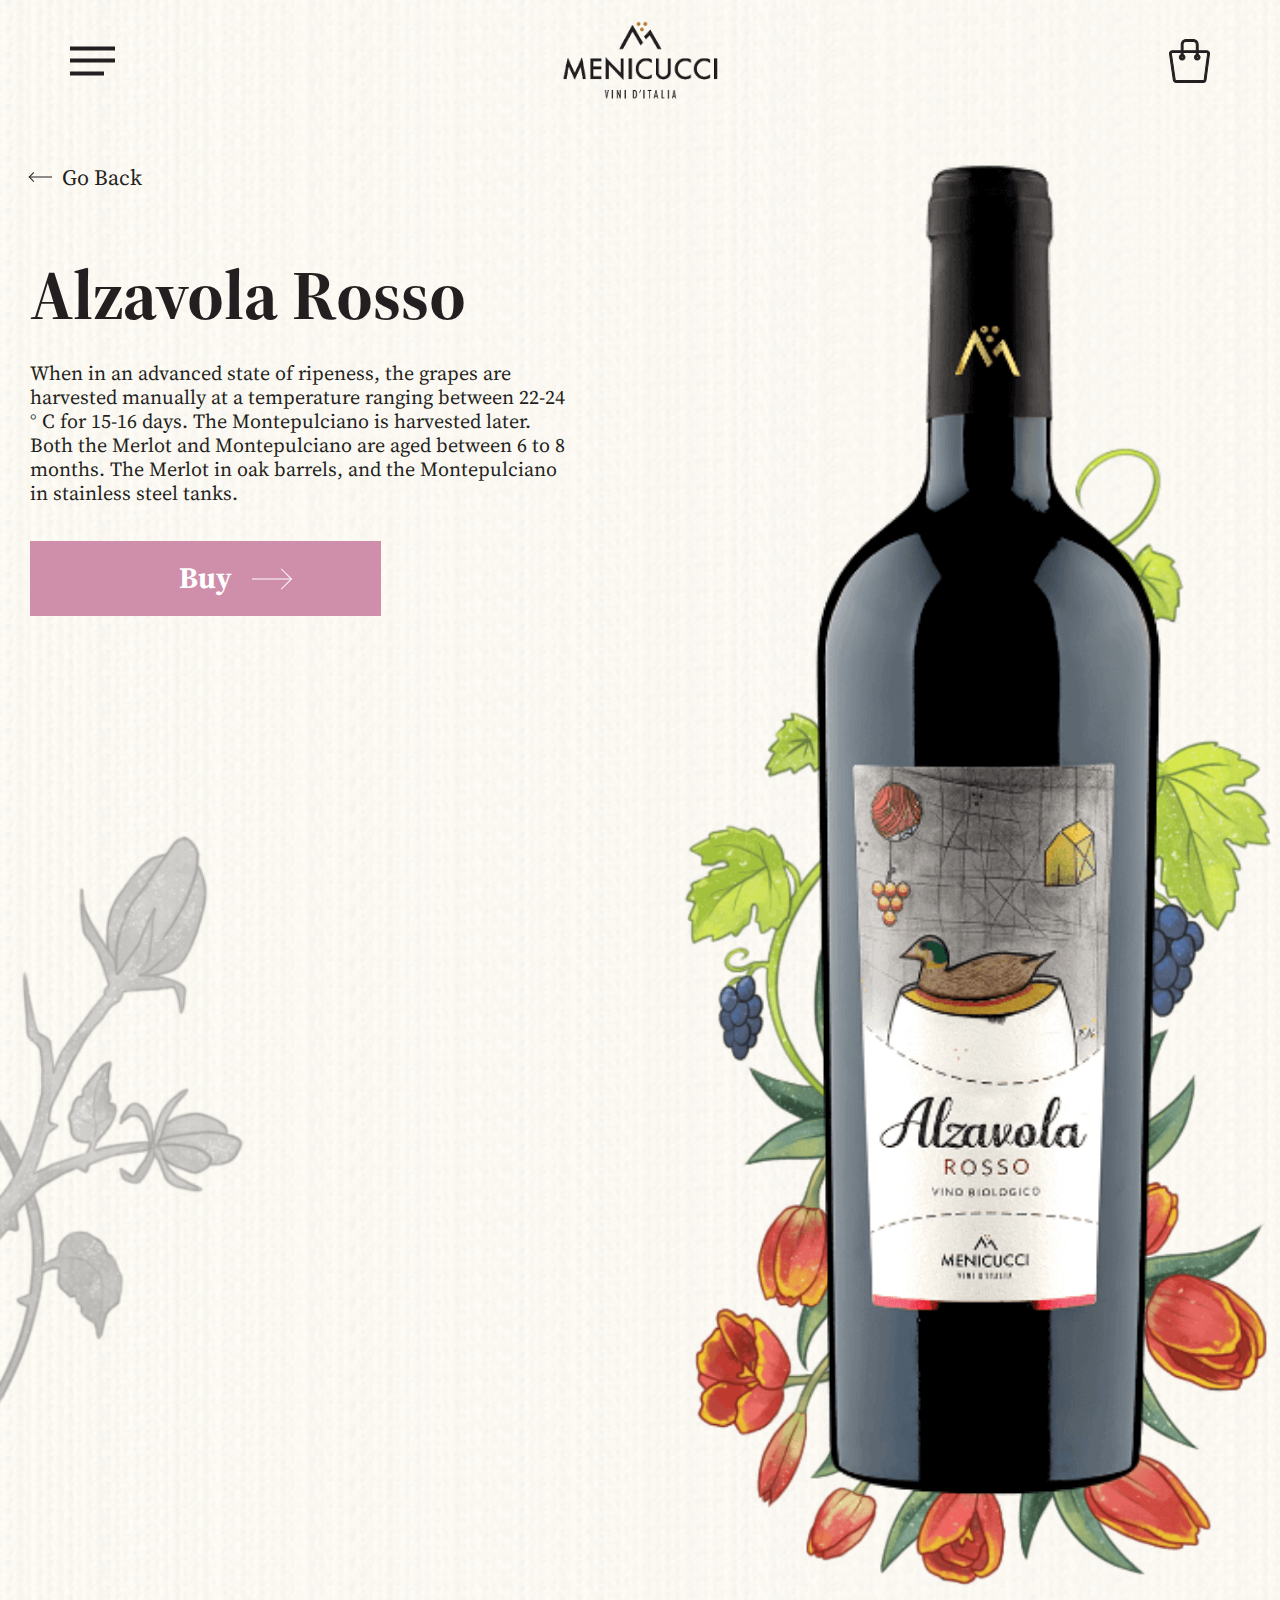
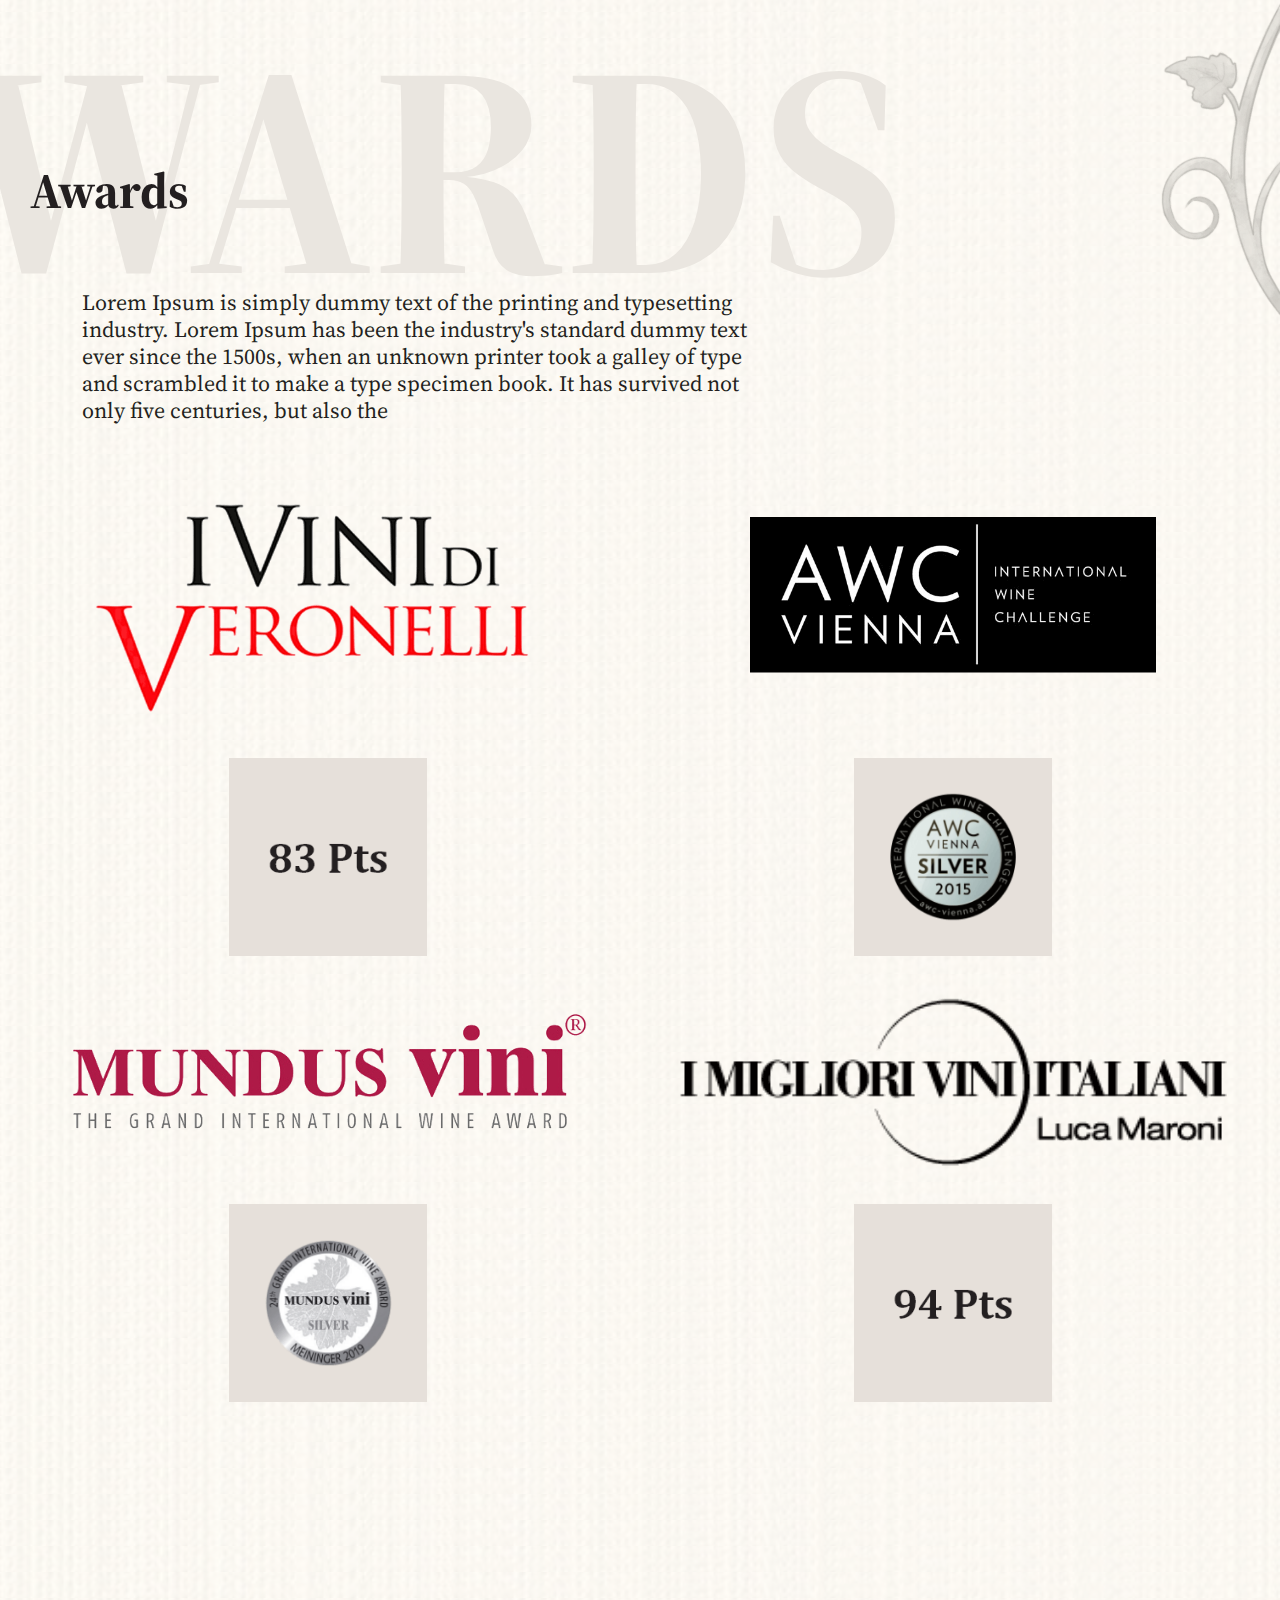
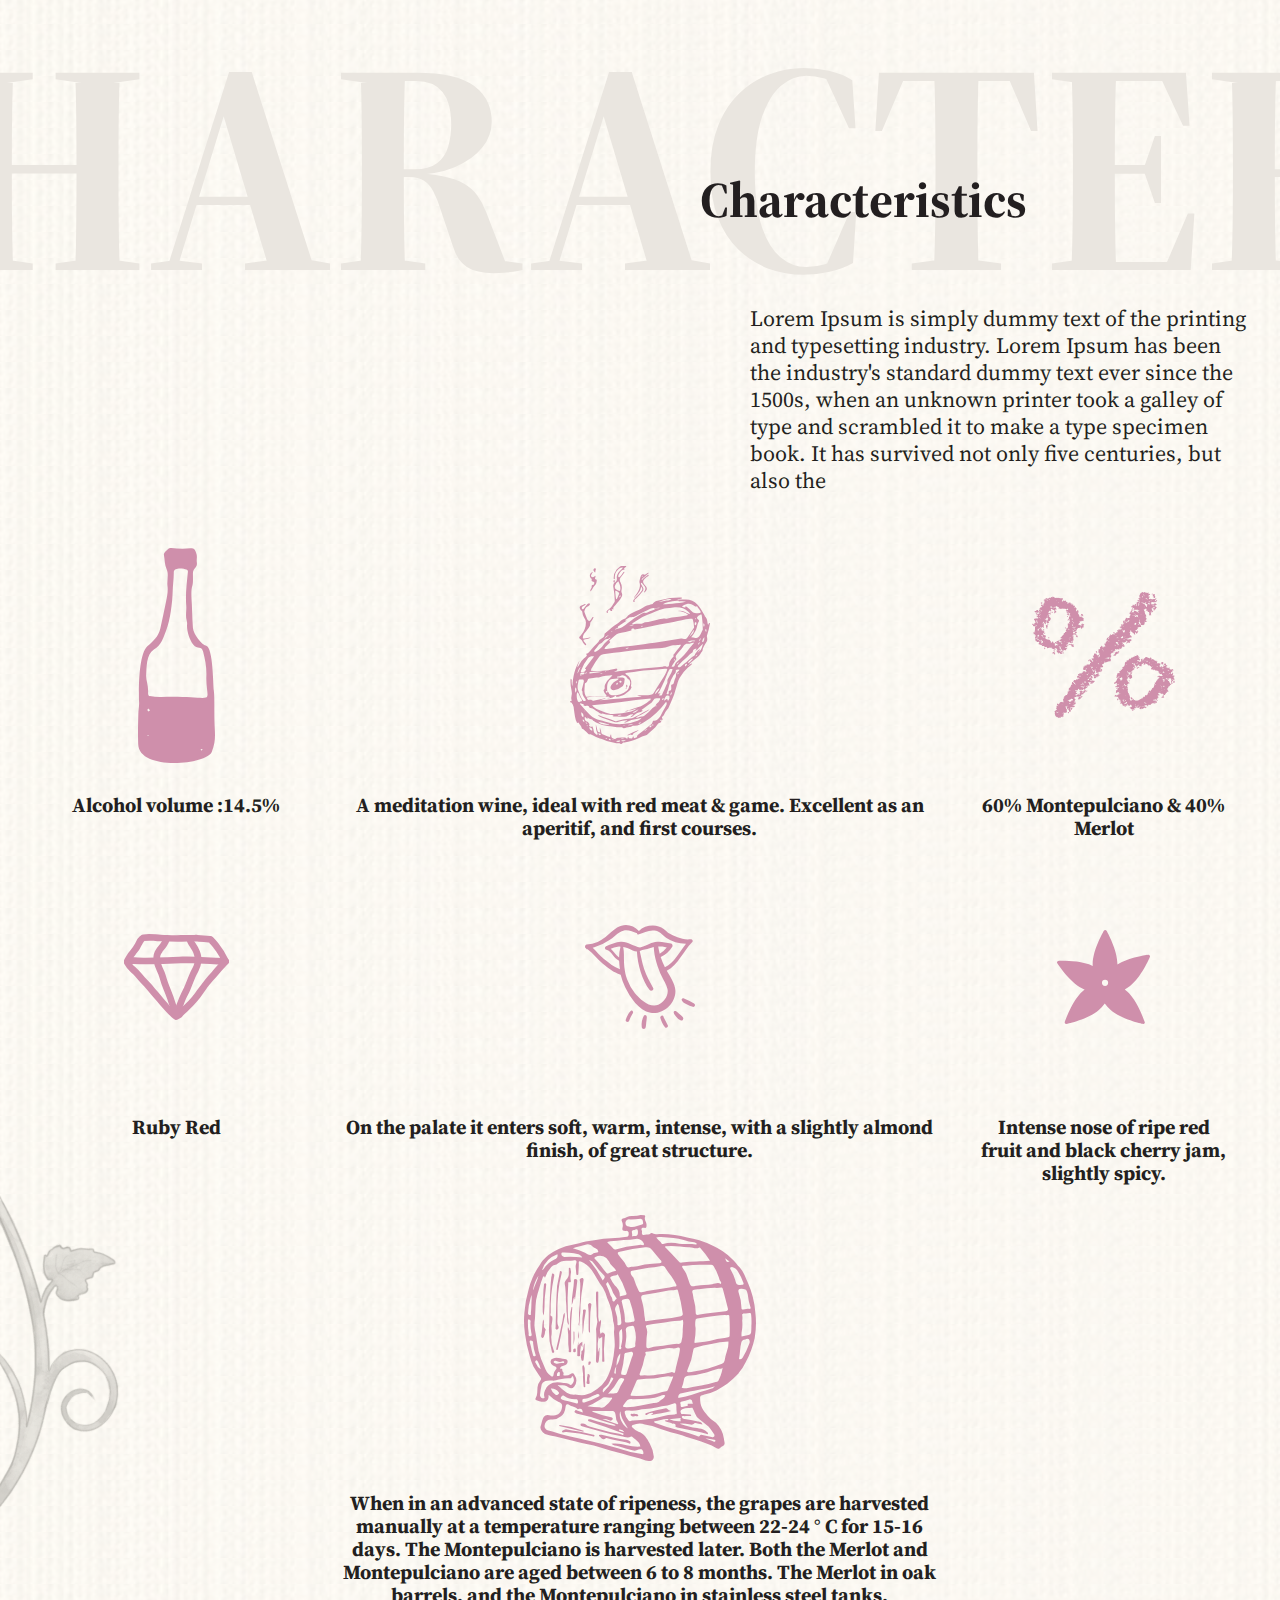
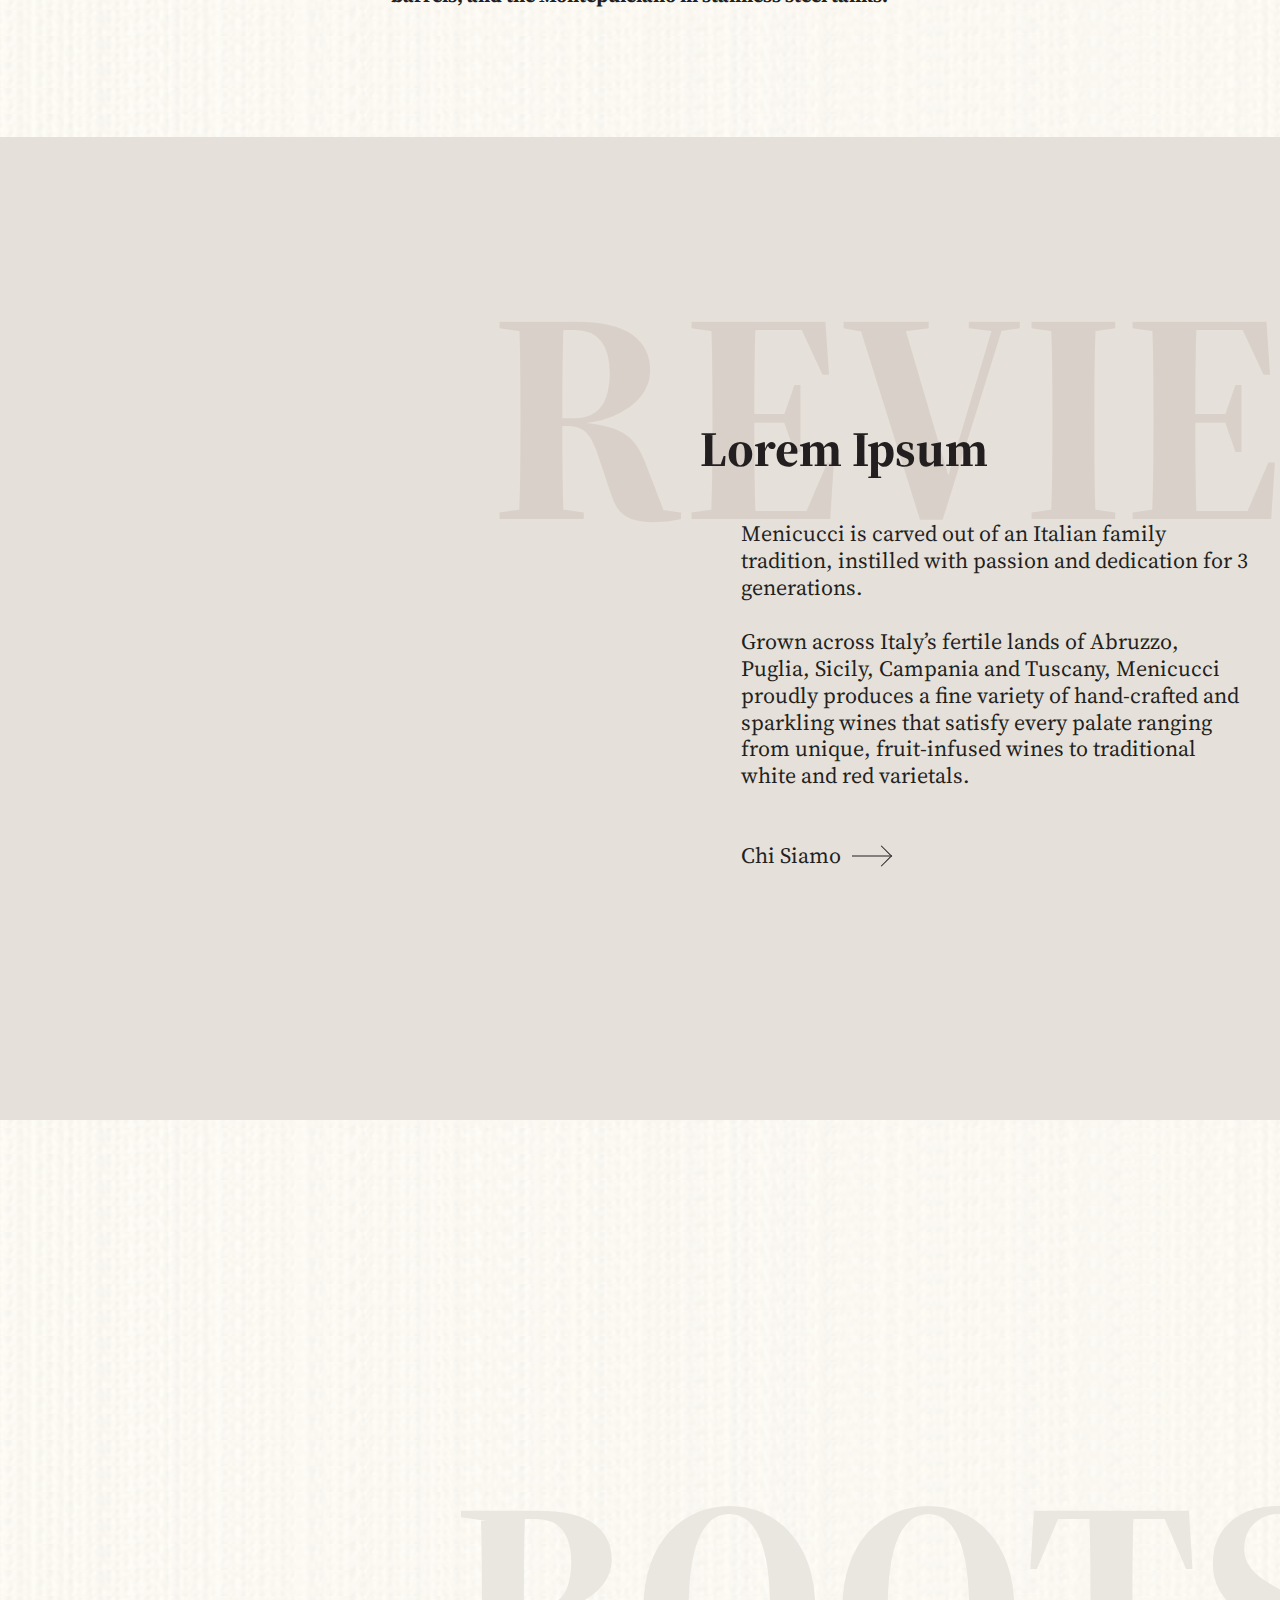
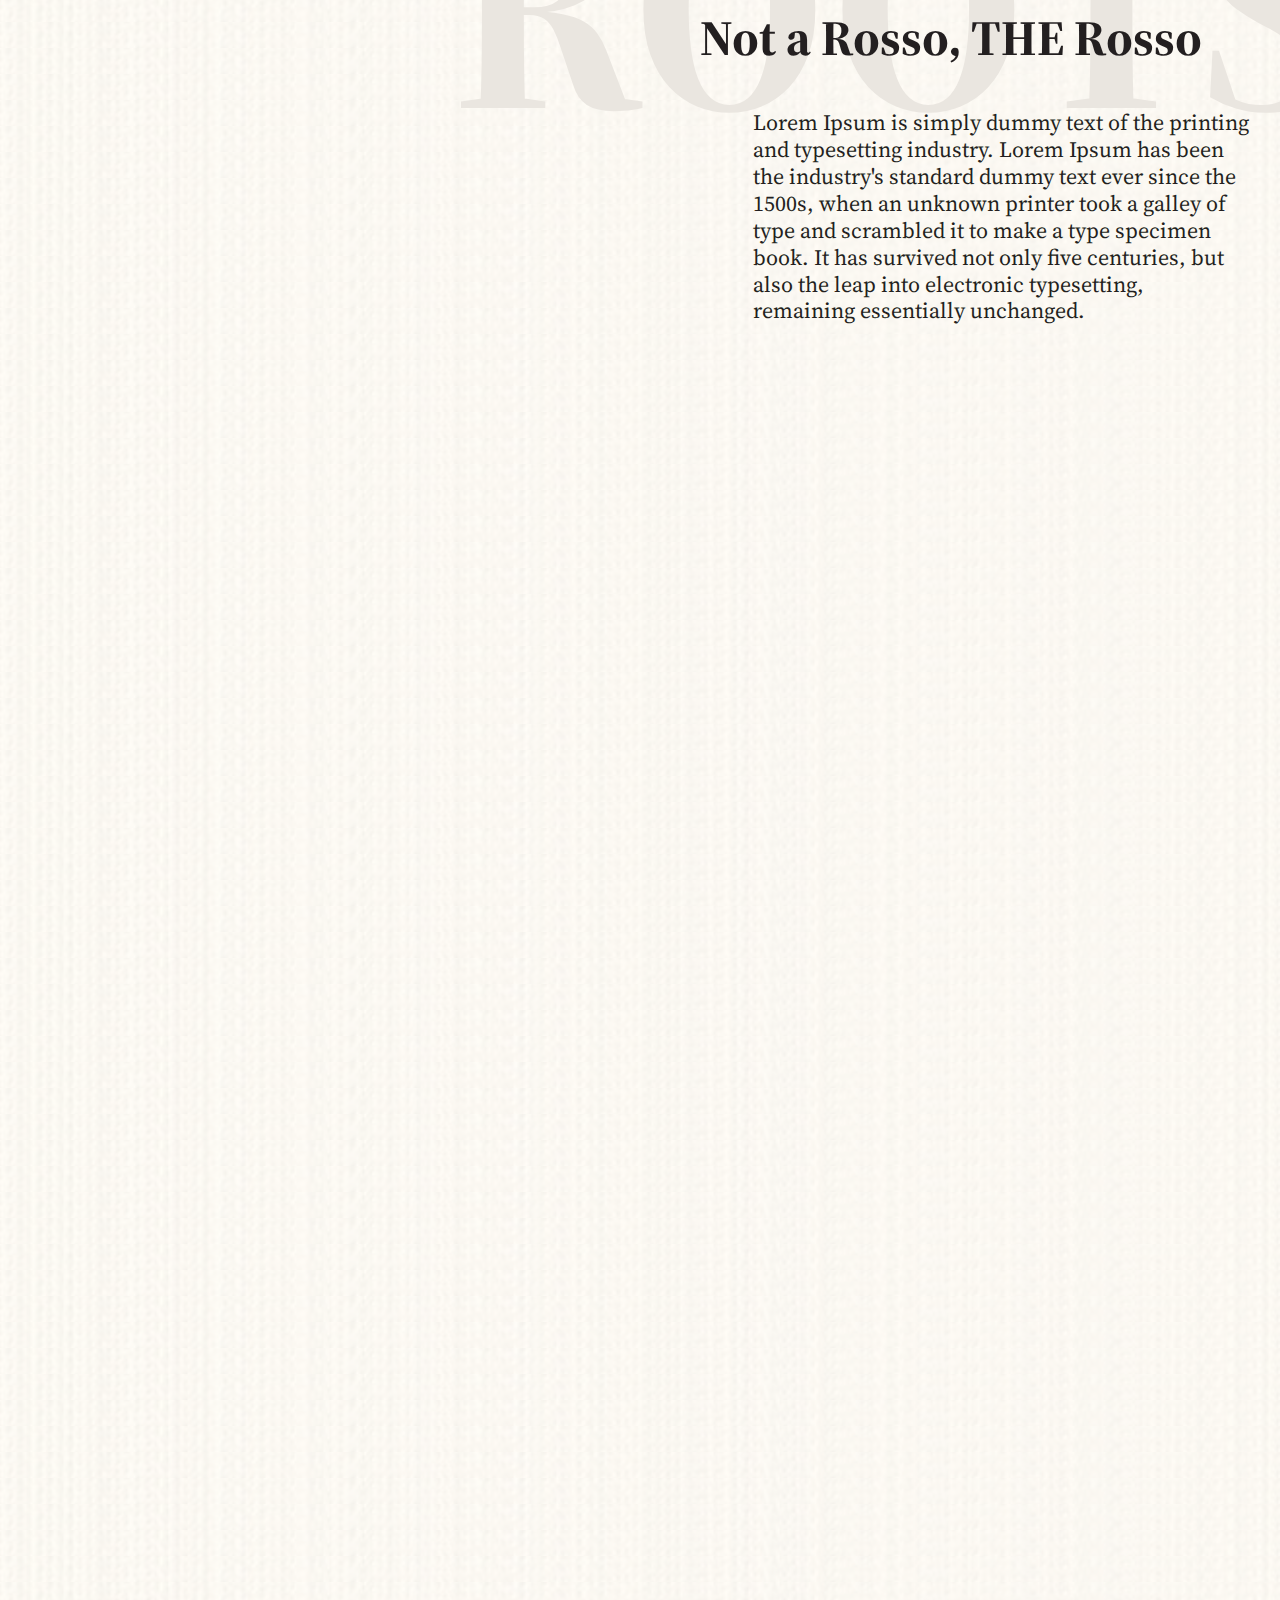
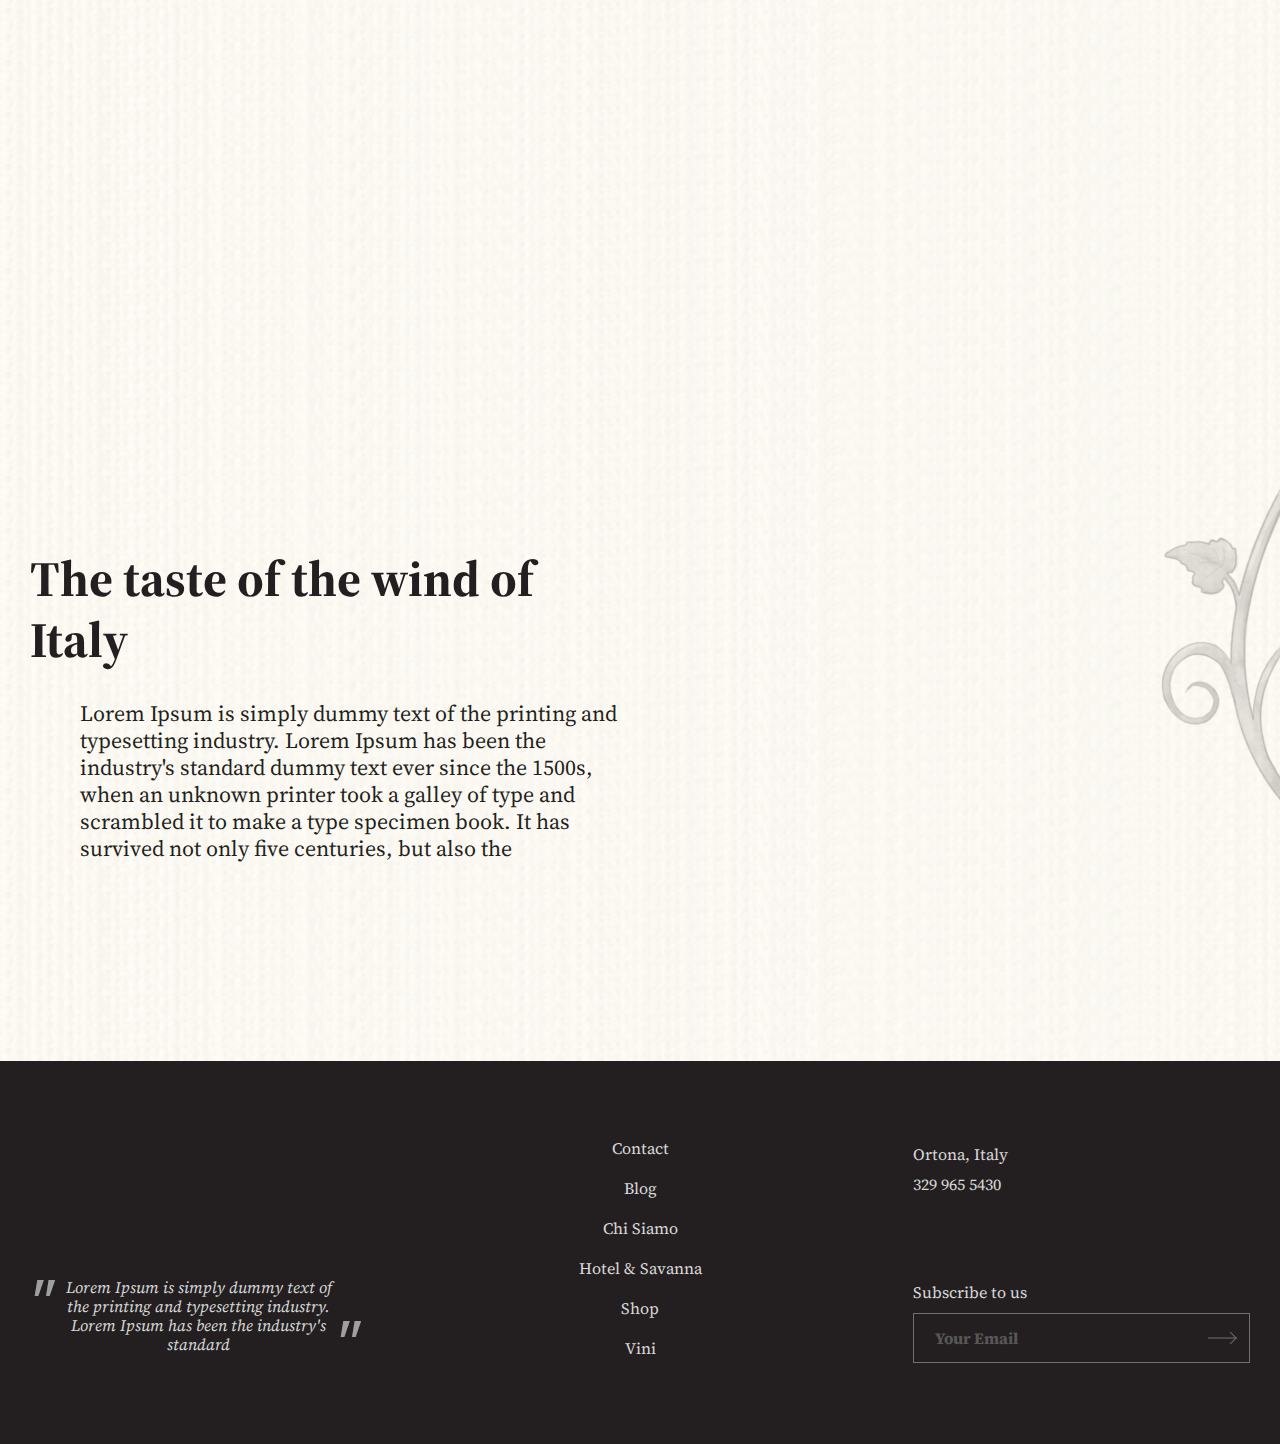
<file: wine_page.html>
<!DOCTYPE html>
<html>
    <head>
        <meta http-equiv="Content-Type" content="text/html; charset=utf-8" />
        <meta name="viewport" content="width=device-width" />
        <title>Wine | wine_page</title>
        <link rel="stylesheet" href="css/all.css" media="all" />
    </head>

    <body>
        <div id="wrapper">
            <header id="header">
                <div class="container">
                    <div class="header__inner">
                        <strong class="logo"
                            ><a href="#"><img src="images/logo.png" width="168" height="85" loading="lazy" alt="logo" /></a
                        ></strong>
                        <strong class="logo logo__small"
                        ><a href="#"><img src="images/logo-small.png" width="92" height="49" loading="lazy" alt="logo" /></a
                        ></strong>
                        <nav id="nav">
                            <span class="toogle-menu">
                                <span class="t"></span>
                                <span class="c"></span>
                                <span class="b"></span>
                            </span>
                            <div class="menu-holder">
                                <div class="holder-box-menu">
                                    <ul class="menu">
                                        <li><a href="#">Shop</a></li>
                                        <li>
                                            <a class="drop-link" href="#">Wine Regions <span class="icon-drop"></span></a>
                                            <div class="hold-drop">
                                                <ul class="drop-menu">
                                                    <li><a href="#">Tuscany</a></li>
                                                    <li><a href="#">Abruzzo</a></li>
                                                    <li><a href="#">Puglia</a></li>
                                                    <li><a href="#">Campagnia</a></li>
                                                    <li><a href="#">Sicily</a></li>
                                                </ul>
                                            </div>
                                        </li>
                                        <li><a href="#">Cantina & Hotel</a></li>
                                        <li><a href="#">Alula Olive Oil</a></li>
                                    </ul>
                                </div>
                                <div class="add-nav">
                                    <ul class="add-nav__list">
                                        <li><a href="#">Chi Siamo</a></li>
                                        <li><a href="#">Contatti</a></li>
                                        <li><a href="#">Blog</a></li>
                                    </ul>
                                    <div class="info-site">
                                        <a href="tel:393341036546">+39 334 1036546</a>
                                        <a href="tel:390859112196">+39 085 9112196</a>
                                        <a href="mailto:info@menicuccivini.it">info@menicuccivini.it</a>
                                        <address>
                                            Menicucci Srl - Via Verso Tollo 232/b - 66010 - Canosa Sannita (Ch)
                                        </address>
                                    </div>
                                    <div class="hold-social">
                                        <span class="add-nav__label">Follow us</span>
                                        <ul class="social-list">
                                            <li>
                                                <a href="#" class="social-list__link"
                                                ><img src="images/icon-fb.svg" alt=""
                                                /></a>
                                            </li>
                                            <li>
                                                <a href="#" class="social-list__link"
                                                ><img src="images/icon-instagram.svg" alt=""
                                                /></a>
                                            </li>
                                            <li>
                                                <a href="#" class="social-list__link"
                                                ><img src="images/icon-youtube.svg" alt=""
                                                /></a>
                                            </li>
                                        </ul>
                                    </div>
                                </div>
                            </div>
                        </nav>
                        <a href="" class="cart-btn"></a>
                    </div>
                </div>
            </header>
            <main id="main">
                <section class="section-product">
                    <div class="rose-left"></div>
                    <div class="container">
                        <div class="section-product__item">
                            <div class="section-product__image">
                                <img class="main-img" src="images/image-alzavola-rosso.png" alt="image" width="487" height="1468" loading="lazy" />
                                <img class="bg-image" src="images/rosso-wine-ornaments.png" alt="image" width="903" height="1472" loading="lazy" />
                            </div>
                            <div class="section-product__info">
                                <div class="hold-back">
                                    <a href="#" class="link-back">Go Back</a>
                                </div>
                                <div class="section-product__image-inner">
                                    <div class="section-product__image">
                                        <img class="main-img" src="images/image-alzavola-rosso.png" alt="image" width="487" height="1468" loading="lazy" />
                                        <img class="bg-image" src="images/rosso-wine-ornaments.png" alt="image" width="903" height="1472" loading="lazy" />
                                    </div>
                                </div>
                                <h1>Alzavola Rosso</h1>
                                <p>
                                    When in an advanced state of ripeness, the grapes are harvested manually at a temperature ranging between 22-24 ° C for 15-16 days. The Montepulciano is harvested later. Both the Merlot and Montepulciano are aged between 6 to 8 months. The Merlot in oak barrels, and the Montepulciano in stainless steel tanks.
                                </p>
                                <div class="hold-btn">
                                    <a href="#" class="btn btn-purple btn-follow ">Buy</a>
                                </div>
                            </div>
                        </div>
                    </div>
                </section>
                <section class="section-awards">
                    <div class="branch-right"></div>
                    <div class="container">
                        <h2 class="projection-title" data-title="AWARDS">Awards</h2>
                        <div class="section-awards__text">
                            <p>Lorem Ipsum is simply dummy text of the printing and typesetting industry. Lorem Ipsum has been the industry's standard dummy text ever since the 1500s, when an unknown printer took a galley of type and scrambled it to make a type specimen book. It has survived not only five centuries, but also the </p>
                        </div>
                        <ul class="section-awards__list">
                            <li>
                                <div class="hold-image"><img src="images/award01.png" alt="image" width="547" height="262" loading="lazy" /></div>
                                <div class="hold-image"><div class="box-grey"><img src="images/award03.png" alt="image" width="198" height="59" loading="lazy" /></div></div>
                            </li>
                            <li>
                                <div class="hold-image"><img src="images/award02.png" alt="image" width="406" height="156" loading="lazy" /></div>
                                <div class="hold-image"><div class="box-grey"><img src="images/award04.png" alt="image" width="198" height="198" loading="lazy" /></div></div>
                            </li>
                            <li>
                                <div class="hold-image"><img src="images/award05.png" alt="image" width="545" height="184" loading="lazy" /></div>
                                <div class="hold-image"><div class="box-grey"><img src="images/award07.png" alt="image" width="198" height="198" loading="lazy" /></div></div>
                            </li>
                            <li>
                                <div class="hold-image"><img src="images/award06.png" alt="image" width="548" height="181" loading="lazy" /></div>
                                <div class="hold-image"><div class="box-grey"><img src="images/award08.png" alt="image" width="198" height="59" loading="lazy" /></div></div>
                            </li>
                        </ul>
                    </div>
                </section>
                <section class="section-feature">
                    <div class="branch-left"></div>
                    <div class="container">
                        <h2 class="projection-title" data-title="CHARACTERISTIC">Characteristics</h2>
                        <div class="section-feature__text">
                            <p>Lorem Ipsum is simply dummy text of the printing and typesetting industry. Lorem Ipsum has been the industry's standard dummy text ever since the 1500s, when an unknown printer took a galley of type and scrambled it to make a type specimen book. It has survived not only five centuries, but also the </p>
                        </div>
                        <ul class="section-feature__list">
                            <li>
                                <span class="section-feature__list-image">
                                    <img src="images/icon01.svg" alt="icon" />
                                </span>
                                <span class="section-feature__list-text">Alcohol  volume :14.5%</span>
                            </li>
                            <li>
                                <span class="section-feature__list-image">
                                    <img src="images/icon02.svg" alt="icon" />
                                </span>
                                <span class="section-feature__list-text">A meditation wine, ideal with red meat & game. Excellent as an aperitif, and first courses.</span>
                            </li>
                            <li>
                                <span class="section-feature__list-image">
                                    <img src="images/icon03.svg" alt="icon" />
                                </span>
                                <span class="section-feature__list-text">60% Montepulciano & 40% Merlot</span>
                            </li>
                            <li>
                                <span class="section-feature__list-image">
                                    <img src="images/icon04.svg" alt="icon" />
                                </span>
                                <span class="section-feature__list-text">Ruby Red</span>
                            </li>
                            <li>
                                <span class="section-feature__list-image">
                                    <img src="images/icon05.svg" alt="icon" />
                                </span>
                                <span class="section-feature__list-text">On the palate it enters soft, warm, intense, with a slightly almond finish, of great structure.</span>
                            </li>
                            <li>
                                <span class="section-feature__list-image">
                                    <img src="images/icon06.svg" alt="icon" />
                                </span>
                                <span class="section-feature__list-text">Intense nose of ripe red fruit and black cherry jam, slightly spicy.</span>
                            </li>
                            <li>
                                <span class="section-feature__list-image">
                                    <img src="images/icon07.svg" alt="icon" />
                                </span>
                                <span class="section-feature__list-text">When in an advanced state of ripeness, the grapes are harvested manually at a temperature ranging between 22-24 ° C for 15-16 days. The Montepulciano is harvested later. Both the Merlot and Montepulciano are aged between 6 to 8 months. The Merlot in oak barrels, and the Montepulciano in stainless steel tanks.</span>
                            </li>
                        </ul>
                    </div>
                </section>
                <section class="section-review">
                    <div class="container">
                        <div class="section-review__holder">
                            <div class="section-review__image">
                                <img src="images/img-review.png" alt="review" width="621" height="716" loading="lazy" />
                            </div>
                            <div class="section-review__info">
                                <h2 class="projection-title" data-title="REVIEW">Lorem Ipsum</h2>
                                <p>
                                    Menicucci is carved out of an Italian family tradition,
                                    instilled with passion and dedication for 3 generations.
                                </p>
                                <p>
                                    Grown across Italy’s fertile lands of Abruzzo, Puglia, Sicily,
                                    Campania and Tuscany, Menicucci proudly produces a fine variety
                                    of hand-crafted and sparkling wines that satisfy every palate
                                    ranging from unique, fruit-infused wines to traditional white
                                    and red varietals.
                                </p>
                                <a href="" class="link-follow">Chi Siamo</a>
                            </div>
                        </div>
                    </div>
                </section>
                <section class="section-region inner">
                    <div class="container">
                        <div class="section-region__item">
                            <div class="section-region__image"> 
                                <img src="images/img008.png" alt="image" width="503" height="672" loading="lazy"  />
                            </div>
                            <div class="section-region__info">
                                <h2 class="projection-title" data-title="ROOTS">Not a Rosso, THE Rosso</h2>
                                <p>
                                    Lorem Ipsum is simply dummy text of the printing and typesetting industry. Lorem Ipsum has been the industry's standard dummy text ever since the 1500s, when an unknown printer took a galley of type and scrambled it to make a type specimen book. It has survived not only five centuries, but also the leap into electronic typesetting, remaining essentially unchanged.
                                </p>
                            </div>
                        </div>
                    </div>
                </section>
                <section class="section-info">
                    <div class="branch-right"></div>
                    <div class="section-info__item">
                        <div class="container">
                            <div class="section-info__image">
                                <img src="images/img009.png" alt="image" width="503" height="672" loading="lazy" />
                            </div>
                            <div class="section-info__text">
                                <h2>The taste of the wind of Italy</h2>
                                <p>
                                    Lorem Ipsum is simply dummy text of the printing and typesetting industry. Lorem Ipsum has been the industry's standard dummy text ever since the 1500s, when an unknown printer took a galley of type and scrambled it to make a type specimen book. It has survived not only five centuries, but also the 
                                </p>
                            </div>
                        </div>
                    </div>
                </section>
            </main>
            <footer id="footer">
                <div class="container">
                    <div class="footer__row">
                        <div class="footer__col">
                            <a href="#" class="footer-logo">
                                <img src="images/logo-white.png" width="168" height="85" alt="logo" loading="lazy" />
                            </a>
                            <blockquote class="blockquote">
                                Lorem Ipsum is simply dummy text of the printing and typesetting
                                industry. Lorem Ipsum has been the industry's standard
                            </blockquote>
                        </div>
                        <div class="footer__col">
                            <ul class="footer-nav">
                                <li><a href="#">Contact</a></li>
                                <li><a href="#">Blog</a></li>
                                <li><a href="#">Chi Siamo</a></li>
                                <li><a href="#">Hotel & Savanna</a></li>
                                <li><a href="#">Shop</a></li>
                                <li><a href="#">Vini</a></li>
                            </ul>
                        </div>
                        <div class="footer__col">
                            <address class="address">Ortona, Italy <br />329 965 5430</address>
                            <p>Subscribe to us</p>
                            <div class="footer__form">
                                <form action="#">
                                    <input type="text" placeholder="Your Email" />
                                    <button type="submit"></button>
                                </form>
                            </div>
                        </div>
                    </div>
                </div>
            </footer>
        </div>
        <script type="text/javascript" src="js/jquery-2.0.3.min.js"></script>
        <script type="text/javascript" src="js/jquery.tabs.min.js"></script>
        <script type="text/javascript" src="js/jquery.gallery.min.js"></script>
        <script type="text/javascript" src="js/jquery.main.js"></script>
    </body>
</html>
</file>
<file: css/all.css>
@import url('https://fonts.googleapis.com/css2?family=Source+Serif+Pro:wght@400;700&display=swap');
* {
    box-sizing: border-box;
    -webkit-tap-highlight-color: transparent;
}
html, body {
  height: 100%;
  margin: 0;
}
body {
    margin: 0;
    color: #231F20;
    min-width: 320px;
    font-size: 18px;
    line-height: 1.222;
    font-family: 'Source Serif Pro', serif;
    background: #fff url(../images/bg-body_new.png) 0 0 repeat;
    -webkit-text-size-adjust: 100%;
}
body.open-nav  {
    overflow: hidden;
}
/* General reset */
form, fieldset {
  margin: 0;
  padding: 0;
  border-style: none;
}
img {
  border-style: none;
  vertical-align: top;
}
ul li {
  vertical-align: top;
}
input, select, textarea {
  vertical-align: middle;
  font: 12px 'Source Serif Pro', serif;
  -webkit-appearance: none; /*для нормального отображения инпутов в Safari*/
}
a {
  color: #231F20;
  text-decoration: none;
}

article, aside, details, figcaption, figure,
footer, header, hgroup, menu, nav, section {
  display: block;
}
figure {
  margin: 0;
}

button::-moz-focus-inner {
  padding: 0;
  border: 0;
}

a:focus,
a:hover {
  outline: none;
  outline: 0;
}
.container {
  max-width: 1250px;
  margin: 0 auto;
  padding: 0 15px;
}
h1 {
    font-size: 38px;
    font-weight: 700;
    margin: 0 0 4px;
}
h2, h3 {
    font-size: 28px;
    margin: 0 0 20px;
}
p {
  margin: 0 0 16px;
}
section {
    position: relative;
}
input[type="text"],
input[type="email"],
input[type="password"],
textarea {
    width: 100%;
    height: 72px;
    font-size: 23px;
    line-height: 26px;
    padding: 23px 24px;
    background: none;
    border: 1px solid #DFD5D5;
    outline: 0 none;
}
/* placeholder input*/
input:-moz-placeholder,
input::-moz-placeholder,
input::-webkit-input-placeholder,
input:-ms-input-placeholder,
input:focus:-moz-placeholder,
input:focus::-moz-placeholder,
input:focus::-webkit-input-placeholder,
input:focus:-ms-input-placeholder,
textarea:-moz-placeholder,
textarea::-moz-placeholder,
textarea::-webkit-input-placeholder,
textarea:-ms-input-placeholder,
textarea:focus:-moz-placeholder,
textarea:focus::-moz-placeholder,
textarea:focus::-webkit-input-placeholder,
textarea:focus:-ms-input-placeholder{
    color: #3F3F3F;
    opacity: 0.25;
    font-family: 'Source Serif Pro', serif;
}
input::-webkit-input-placeholder {
    color: #3F3F3F;
    opacity: 0.25;
    font-family: 'Source Serif Pro', serif;
}
.btn {
    font-size: 22px;
    font-weight: 700;
    text-align: center;
    padding: 17px 60px;
    width: 100%;
    display: inline-block;
    vertical-align: top;
    border: 2px solid #231F20;
    position: relative;
}
.btn:hover{
    background: #231F20;
    color: #fff;
}
.btn-white {
    border-color: #fff;
    color: #fff;
}
.btn-follow:before,
.link-follow:before{
    content: "";
    position: absolute;
    top: 50%;
    right: 15px;
    transform: translateY(-50%);
    height: 1px;
    width: 38px;
    background: #707070;
}
.btn-follow:after,
.link-follow:after{
    content: "";
    position: absolute;
    top: 50%;
    right: 17px;
    transform: translateY(-50%) rotate(-45deg);
    width: 14px;
    height: 14px;
    border-right: 1px solid #707070;
    border-bottom: 1px solid #707070;
}
.btn-follow:hover:before{
    background: #ffffff;
}
.btn-follow:hover:after{
    border-color: #ffffff;
}
.btn-white.btn-follow:before,
.link-follow:before{
    background: #fff;
}
.btn-white.btn-follow:after,
.link-follow:after{
    border-right-color: #fff;
    border-bottom-color: #fff;
}
.btn.btn-purple{
    background-color: #CF8FAB;
    border-color: #CF8FAB;
    color: #fff;
    padding: 17px 88px;
}
.btn-purple.btn-follow:before{
    background: currentColor;
    right: 30px;
    -webkit-transition: right .3s ease 0s;
    -o-transition: right .3s ease 0s;
    transition: right .3s ease 0s;
}
.btn-purple.btn-follow:after{
    border-color: currentColor;
    right: 32px;
    -webkit-transition: right .3s ease 0s;
    -o-transition: right .3s ease 0s;
    transition: right .3s ease 0s;
}
.btn-purple.btn-follow:hover:before{
    right: 15px;
}
.btn-purple.btn-follow:hover:after{
    right: 17px;
}
.link-follow {
    display: inline-block;
    vertical-align: top;
    padding: 0 45px 0 0;
    position: relative;
}
.link-follow:before {
    right: 0;
}
.link-follow:after {
    right: 1px;
}
.bg-title {
    font-size: 130px;
    line-height: 1;
    text-transform: uppercase;
    position: absolute;
    top: 0;
    left: 0;
    margin: 0;
    white-space: nowrap;
    color: #EBE9E9;
}
#wrapper {
    overflow: hidden;
    display: flex;
    flex-direction: column;
}
#main{
    position: relative;
}
/* start header */
#header {
    position:absolute;
    left:0;
    right:0;
    top:0;
    width: 100%;
    z-index:200;
    transition: all 0.2s ease;
}
#header .container{
    padding: 0 15px;
}
.scroll-action #header {
    background: rgba(25,14,44,0.5);
}
#header .logo {
    position: relative;
    z-index: 5;
    width: 80px;
    transition: all 0.2s ease;
}
#header .logo.logo__small{width: 65px;}
#header .logo a{
    display: block;
}
.scroll-action #header .logo {
    width: 80px;
}
#header .logo img {
    max-width: 100%;
    height: auto;
    margin: 0 auto;
    display: block;
}
.header__inner {
    display: flex;
    justify-content: center;
    align-items: center;
    padding: 10px 40px;
    position: relative;
}
.menu-holder {
    position:fixed;
    top:0;
    left: 0;
    width:100%;
    height:100%;
    padding: 122px 0 0;
    background: #fff url(../images/bg-body_new.png) 0 0 repeat;
    z-index:100;
    transition: all .2s ease-in-out;
    overflow:hidden;
    overflow-y: auto;
    display: flex;
    flex-direction: column;
    opacity: 0;
    visibility: hidden;
    min-width: 320px;
}
.open-nav .menu-holder {
    opacity: 1;
    visibility: visible;
}
.toogle-menu {
    display: block;
    position:absolute;
    top: 50%;
    left: 0;
    transform: translateY(-50%);
    z-index:101;
    width:30px;
    height:19px;
    text-indent:-99999px;
    cursor: pointer;
}
.toogle-menu > span {
    position:absolute;
    left:0;
    height:2px;
    width:100%;
    background: #231f20;
}
.toogle-menu .t {
    top: 0;
    transform: rotate(0deg);
    transition: transform 0.25s cubic-bezier(0.4, 0.01, 0.165, 0.99) 0s, top 0.25s cubic-bezier(0.4, 0.01, 0.165, 0.99) 0.3s;
}
.open-nav .toogle-menu .t{
    top: 5px;
    transform: rotate(45deg);
    transition: transform 0.25s cubic-bezier(0.4, 0.01, 0.165, 0.99) 0.3s, top 0.25s cubic-bezier(0.4, 0.01, 0.165, 0.99) 0s;
}
.toogle-menu .c {
    top: 8px;
    transition: opacity .2s ease-in-out;
}
.open-nav .toogle-menu .c{
    opacity:0;
}
.toogle-menu .b {
    top: 16px;
    width: 75%;
    transform: rotate(0deg);
    transition: transform 0.25s cubic-bezier(0.4, 0.01, 0.165, 0.99) 0s, top 0.25s cubic-bezier(0.4, 0.01, 0.165, 0.99) 0.3s, width 0.2s ease;
}
.toogle-menu:hover .b {
    width: 100%;
}
.open-nav .toogle-menu .b{
    top: 5px;
    width: 100%;
    transform: rotate(135deg);
    transition: transform 0.25s cubic-bezier(0.4, 0.01, 0.165, 0.99) 0.3s, top 0.25s cubic-bezier(0.4, 0.01, 0.165, 0.99) 0s;
}
#header .holder-box-menu{
    display: flex;
    flex: 1;
}
#header .menu {
    position:relative;
    display: flex;
    flex-direction: column;
    justify-content: flex-start;
    width: 100%;
    list-style: none;
    padding: 0 60px;
    margin: 0 auto 40px;
}
#header .menu li {
    margin:0 0 14px;
}
#header .menu li a {
    font-size: 28px;
    font-weight: 700;
    position: relative;
    display: inline-block;
}
#header .menu li a.drop-link{padding: 0 20px 0 0;}
#header .icon-drop{
    width: 14px;
    height: 14px;
    position: absolute;
    top: 50%;
    right: 0;
    transform: translateY(-50%);
}
#header .icon-drop:before{
    content: '';
    width: 100%;
    height: 2px;
    background-color: #CF8FAB;
    position: absolute;
    left: 0;
    top: 50%;
    transform: translateY(-50%);
}
#header .icon-drop:after{
    content: '';
    width: 2px;
    height: 100%;
    background-color: #CF8FAB;
    position: absolute;
    left: 50%;
    top: 0;
    transform: translateX(-50%);
    opacity: 1;
    -webkit-transition: opacity .3s ease 0s;
    -o-transition: opacity .3s ease 0s;
    transition: opacity .3s ease 0s;
}
#header .open .icon-drop:after{
    opacity: 0;
}
#header .hold-drop{
    max-height: 0;
    opacity: 0;
    -webkit-transition: all .5s ease 0s;
    -o-transition: all .5s ease 0s;
    transition: all .5s ease 0s;
}
#header .open .hold-drop{
    opacity: 1;
    max-height: 500px;
}
#header .drop-menu{
    list-style: none;
    padding: 30px 0 16px 22px;
    margin: 0;
}
#header .drop-menu li{
    margin: 0 0 19px;
}
#header .drop-menu li:last-child{margin: 0;}
#header .drop-menu li a{
    font-size: 22px;
    font-weight: 700;
    font-style: italic;
}
#header .logo.logo__small,
#header.sticky .logo{
    display: none;
}
#header.sticky .logo.logo__small,
#header .logo{
    display: block;
}
#header.sticky{
    position: fixed;
    background: #fff;
    z-index: 7;
}
.header-white .toogle-menu > span{
    background: #FFFFFF;
}
.header-white.sticky .toogle-menu > span,
.open-nav .header-white .toogle-menu > span{
    background: #231f20;
}
.info-site{
    display: none;
}
.add-nav {
    background: #E6E0DA;
    padding: 32px 60px 10px;
}
.add-nav__label {
    display: block;
    color: #231F20;
    margin: 0 0 5px;
}
.add-nav__list {
    padding: 0;
    margin: 0 0 62px;
    list-style: none;
}
.add-nav__list li {
    margin: 0 0 13px;
}
.add-nav__list a {
    color: #231F20;
    font-style: italic;
}
.social-list {
    list-style: none;
    padding: 0;
    margin: 0 -15px 20px;
    display: flex;
}
.social-list li {
    margin: 0 15px;
}
.social-list a {
    display: flex;
    justify-content: center;
    align-items: center;
    width: 45px;
    height: 45px;
    border: 1px solid #CF8FAB;
    border-radius: 50%;
}
.social-list a img{
    transform: scale(0.7);
}
.cart-btn {
    position: absolute;
    top: 50%;
    right: 0;
    transform: translateY(-50%);
    height: 26px;
    width: 24px;
    background: url(../images/icon-cart.svg) 0 0 no-repeat;
    background-size: contain;
}
.header-white .cart-btn {
    background: url(../images/icon-cart-white.svg) 0 0 no-repeat;
    background-size: contain;
}
.header-white.sticky .cart-btn{
    background: url(../images/icon-cart.svg) 0 0 no-repeat;
    background-size: contain;
}
@media (min-width: 1024px) {
    .menu-holder{
        height: 100vh;
    }
}
@media (min-width: 1200px) {
    #header .container{
        max-width: 1920px;
        padding: 0 70px;
    }
    #header .logo,
    #header .logo.logo__small{
        width: 168px;
    }
    .toogle-menu{
        width: 45px;
        height: 29px;
    }
    .toogle-menu .c{
        top: 12px;
    }
    .toogle-menu .b{
        top: 25px;
    }
    .toogle-menu > span{
        height: 4px;
    }
    .cart-btn{
        width: 41px;
        height: 44px;
    }
    .header__inner{
        padding: 18px 40px;
    }
    #header .drop-menu {
        padding: 20px 0 0 50px;
    }
    #header .drop-menu li {
        margin: 0 0 16px;
    }
    #header .icon-drop{
        width: 26px;
        height: 26px;
    }
    #header .icon-drop:before{
        height: 4px;
    }
    #header .icon-drop:after{
        width: 4px;
    }
    #header .menu li a.drop-link{padding: 0 35px 0 0;}
    .menu-holder{
        flex-direction: row;
        padding: 0;
    }
    .holder-box-menu{
        width: 59%;
        display: flex;
        justify-content: center;
        padding: 90px 60px;
    }
    #header .holder-box-menu .menu{
        padding: 0;
        max-width: 400px;
        margin: 0 auto;
        justify-content: center;
    }
    #header .menu li {
        margin: 0 0 19px;
    }
    #header .menu li a{
        font-size: 50px;
    }
    #header .drop-menu li a{
        font-size: 30px;
    }
    .add-nav{
        width: 41%;
        display: flex;
        flex-direction: column;
        justify-content: space-between;
        padding: 100px 60px 73px 100px;
    }
    .add-nav__list li {
        margin: 0 0 22px;
    }
    .add-nav__list li:last-child{
        margin: 0;
    }
    .add-nav__list a,
    .add-nav__label{
        font-size: 30px;
    }
    .add-nav__label{
        margin: 0 0 8px;
    }
    .social-list{
        margin: 0 -21px 20px;
    }
    .social-list li {
        margin: 0 21px;
    }
    .social-list a{
        width: 62px;
        height: 62px;
    }
    .social-list a img{
        transform: scale(1);
    }
    .add-nav__list,
    .info-site{
        margin: 0 0 20px;
    }
    .info-site{
        display: flex;
        flex-direction: column;
        font-size: 30px;
        color: #231F20;
        max-width: 341px;
    }
    .info-site a{
        color: #231F20;
        text-decoration: none;
    }
    .info-site address{
        font-style: normal;
    }      
}
@media (min-width: 1200px) and (max-height: 750px) {
    #header .menu li a{
        font-size: 38px;
    }
    #header .drop-menu li a,
    .add-nav__list a,
    .add-nav__label,
    .info-site{
        font-size: 24px;
    }
    .add-nav{
        padding: 70px 60px 50px 100px;
    }
    .social-list a {
        width: 50px;
        height: 50px;
    }
    .social-list a img {
        transform: scale(0.8);
    }
}
@media (min-width: 1200px) and (max-height: 600px) {
    #header .menu li a {
        font-size: 26px;
    }
    #header .drop-menu li a{
        font-size: 22px;
    }
}
/*end header*/

/*section-motto*/
.section-motto{
    padding: 23px 0;
    position: relative;
    margin: 0 0 50px;
}
.section-motto__image{
    max-width: 1220px;
    margin: 0 auto;
    position: relative;
    background-size: 100% 100%;
    padding: 20px;
}
.section-motto__image img{
    width: 100%;
    max-width: 1068px;
    height: auto;
    display: block;
    position: relative;
    margin: 0 auto;
    z-index: 2;
}
@media (min-width: 768px){
    .section-motto__image{
        padding: 32px;
    }
}
@media (min-width: 1200px){
    .section-motto .rose-right,
    .section-motto .rose-left{
        display: none;
    }
    .section-motto{
        padding: 54px 0;
        margin: 0;
    }
}
@media (min-width: 1500px) {
    .section-motto .rose-right{
        top: -25px;
        right: -21px;
        display: block;
        width: 157px;
        height: 343px;
    }
    .section-motto .rose-left{
        top: 145px;
        left: -28px;
        display: block;
        width: 157px;
        height: 343px;
    }
}
/*end section-motto*/

/*section-intro*/
.section-intro {
    height: 100vh;
    background-position: 50% 50%;
    background-repeat: no-repeat;
    background-size: cover;
    padding: 85px 0 61px;
    text-align: center;
    display: flex;
    margin: 0 0 50px;
}
.section-intro .container {
    display: flex;
    flex-direction: column;
    justify-content: space-between;
    position: relative;
    z-index: 5;
}
.section-intro .btn {
    -webkit-transition: all .3s ease 0s;
    -o-transition: all .3s ease 0s;
    transition: all .3s ease 0s;
}
.section-intro .btn{
    background-color: #CF8FAB;
    border-color:  #CF8FAB;
    box-shadow: 0 0 36px rgba(255,255,255,0.31);
}
.section-intro.section-intro_white .btn{
    background-color: #FFFFFF;
    border-color:  #FFFFFF;
    box-shadow: none;
    color: #231F20;
}
.section-intro_white h1,
.section-intro_white .section-intro__top{
    color: #ffffff;
}
@media (min-width: 768px) {
    .section-intro .container {
        max-width: 600px;
    }
}
@media (min-width: 1024px){
    .section-intro .btn,
    .section-intro.section-intro_white .btn{
        color: #FFFFFF;
        background-color: rgba(0,0,0,0);
        border-color:  #FFFFFF;
        box-shadow: none;
        -webkit-transition: all .3s ease 0s;
        -o-transition: all .3s ease 0s;
        transition: all .3s ease 0s;
    }
    .section-intro .btn:hover{
        background-color: #CF8FAB;
        border-color:  #CF8FAB;
        box-shadow: 0 0 36px rgba(255,255,255,0.31);
    }
    .section-intro.section-intro_white .btn:hover{
        background-color: #FFFFFF;
        border-color:  #FFFFFF;
        box-shadow: none;
        color: #231F20;
    }
}
@media (min-width: 1200px){
    .section-intro {
        padding: 125px 0 102px;
        margin: 0 0 86px;
    }
}
/*end section-intro*/
.projection-title {
    padding: 74px 0 55px;
    margin: 0;
    font-size: 28px;
    line-height: 1;
    position: relative;
}
.projection-title:before {
    content: attr(data-title);
    position: absolute;
    top: 50%;
    left: -50px;
    transform: translateY(-50%);
    color: #EAE6E0;
    font-size: 130px;
    text-transform: uppercase;
    z-index: -1;
    white-space: nowrap;
}
/*section-region*/
.section-region__item {
  margin: 0 0 64px;
}
.section-region__image {
    width: 100%;
    max-width: 450px;
    position: relative;
    margin: 0 auto 33px;
}
.section-region__image img {
    width: 100%;
    height: 100%;
    object-fit: cover;
}
.read-more {
    display: inline-block;
    vertical-align: top;
    position: relative;
    line-height: 1.3;
}
.read-more:before {
    content: '';
    background: currentColor;
    height: 2px;
    width: 40px;
    position: absolute;
    bottom: 0;
    left: 0;
    -webkit-transition: width .3s ease 0s;
    -o-transition: width .3s ease 0s;
    transition: width .3s ease 0s;
}
.read-more:hover:before{
    width: 100%;
}
.inner .section-region__item{
    display: flex;
    flex-direction: column-reverse;
    margin: 0 0 58px;
}
.section-region.inner .projection-title{
    padding: 74px 0 48px;
}
.section-region.inner .section-region__info p{
    margin: 0 0 25px;
}
@media (min-width: 1024px) {
    .section-region {
        padding: 94px 0 0;
    }
    .section-region.inner {
        padding: 25px 0 0;
        margin: 0 0 109px;
    }
    .section-region__item {
        display: flex;
        align-items: flex-start;
    }
    .section-region__image {
        width: 400px;
        height: 347px;
        flex: 0 0 400px;
        padding: 0;
        max-width: inherit;
    }
    .section-region__info{
        padding: 0 0 0 40px;
        margin: -40px 0 0;
    } 
    .inner .section-region__image{
        width: 330px;
        height: 441px;
        flex: 0 0 330px;
    }
    .inner .section-region__item{
        flex-direction: row;
    }
}
@media (min-width: 1200px){
    .section-region {
        margin: 0 0 328px;
    }
    .section-region__item {
        margin: 0 0 107px;
    }
    .section-region__item.reverse {
        flex-direction: row-reverse;
    }
    .section-region__image {
        width: 550px;
        height: 497px;
        max-width: inherit;
        flex: 0 0 550px;
        padding: 0;
        margin: 0 120px 0 0;
    }
    .reverse .section-region__image {
        margin: 225px 0 0 120px;
    }
    .section-region__info {
        padding: 100px 0 0 46px;
        margin: 0;
    }
    .reverse .section-region__info {
        padding: 0 0 0 46px;
    }
    .inner .section-region__image{
        width: 505px;
        height: 672px;
        flex: 0 0 505px;
        margin: 0 165px 0 0;
    }
    .inner .section-region__info{
        padding: 204px 0 0 53px;
    }
    .section-region.inner .projection-title{
        margin: 157px 0 46px -53px;
        padding: 0;
    }
    .section-region.inner .projection-title:before{
        left: -45%;
    }
    .section-region_text{
        max-width: 917px;
        margin: 0 auto 26px;
        padding: 28px 0 28px 212px;
    }
}
/*end section-region*/

/*section-calendar*/
.section-calendar {
    background: #E6E0DA;
    padding: 53px 0 35px;
    color: #231F20;
    position: relative;
    margin: 0 0 78px;
}
.section-calendar .bg-title {
    top: 128px;
    left: -30px;
    color: #D9D1C9;
}
.section-calendar__tabs {
    position: relative;
}
.section-calendar__list {
    padding: 0;
    margin: 0 0 87px;
    list-style: none;
    white-space: nowrap;
    overflow: hidden;
    overflow-x: auto;
    scrollbar-width: none;
    -ms-overflow-style: none;
}
.section-calendar__list::-webkit-scrollbar {
    width: 0;
    height: 0;
    display: none;
}
.section-calendar__list li {
    display: inline-block;
    vertical-align: top;
    margin: 0 20px 0 0;
    padding: 0 0 5px;
    position: relative;
    font-weight: 700;
    color: #757575;
    cursor: pointer;
    -webkit-transition: color .3s ease 0s;
    -o-transition: color .3s ease 0s;
    transition: color .3s ease 0s;
}
.section-calendar__list li:before {
    content: "";
    position: absolute;
    bottom: 0;
    left: 0;
    height: 3px;
    width: 0;
    background: #CF8FAB;
    opacity: 0;
    -webkit-transition: all .3s ease 0s;
    -o-transition: all .3s ease 0s;
    transition: all .3s ease 0s;
}
.section-calendar__list li:hover:before{
    width: 35px;
    opacity: 1;
}
.section-calendar__list li.active,
.section-calendar__list li:hover{
    color: #231F20;
}
.section-calendar__list li.active:before,
.section-calendar__list li.active:hover:before{
    opacity: 1;
    width: 100%;
}
.section-calendar h3 {
    margin: 0 0 45px;
}
.section-calendar .btn {
    background: #cf8fab;
    border-color: #cf8fab;
    color: #fff;
    margin: 0 0 36px;
}
.section-calendar__tab {
    flex-direction: column;
}
.section-calendar__tabs .hidden {
    display: none !important;
}
.section-calendar__tabs .visible {
    display: flex !important;
}
.section-calendar__image {
    margin: 0 auto 36px;
    position: relative;
    max-width: 450px;
}
.section-calendar__image img {
    width: 100%;
    height: auto;
    position: relative;
    z-index: 2;
}
.section-calendar .btn.btn-purple{
    background-color: #CF8FAB;
    border-color: #CF8FAB;
    color: #fff;
    padding: 17px 90px;
}
.section-calendar__text p{
    margin: 0 0 25px;
}
@media (min-width: 768px) {
    .section-calendar__tab {
        flex-direction: row;
    }
    .section-calendar__text {
        padding: 0 20px 0 0;
    }
    .section-calendar__image {
        width: 370px;
        flex: 0 0 370px;
        max-width: inherit;
        margin: 0 0 36px;
    }
    .section-calendar__list li:before{
        height: 5px;
    }
    .section-calendar__text p{
        margin: 0 0 16px;
    }
}
@media (min-width: 1200px) {
    .section-calendar {
        padding: 100px 0 153px;
        margin: 0 0 140px;
    }
    .section-calendar__list li {
        margin: 0 65px 0 0;
        font-size: 25px;
        line-height: 30px;
        padding: 0 0 14px;
    }
    .section-calendar__tab {
        flex-direction: row;
    }
    .section-calendar__image {
        width: 610px;
        flex: 0 0 610px;
    }
    .section-calendar__text {
        padding: 62px 43px 0 0;
    }
    .section-calendar h3 {
        margin: 0 0 45px 0;
    }
    .section-calendar .hold-btn {
        padding: 20px 0 0;
    }
    .section-calendar .btn {
        background: none;
        border-color: #fff;
    }
    .section-calendar .btn.btn-purple{
        padding: 17px 112px;
    }
    .section-calendar__image:before{
        content: '';
        background: url(../images/rose-big.png) 0 0 no-repeat;
        background-size: cover;
        width: 157px;
        height: 344px;
        position: absolute;
        top: 138px;
        right: -153px;
        z-index: 1;
    }
    .section-calendar .bg-title {
        left: -110px;
        top: 174px;
    }
}
/*end section-calendar*/

/*section-gallery*/
.section-gallery {
    position: relative;
    padding: 45px 0 106px;
}
.section-gallery .bg-title {
    left: -137px;
}
.section-gallery__slide{
    width: 100%;
    max-width: 1220px;
    margin: 0 auto;
    padding: 0 15px;
}
.section-gallery__slide .hold{
    width: 100%;
    max-width: 1220px;
    margin: 0 auto;
    position: relative;
}
.section-gallery__slide ul{
    list-style: none;
    padding: 0;
    margin: 0;
    width: 99999px;
    overflow: hidden;
}
.section-gallery__list li {
    width: 1220px;
    float: left;
    overflow: hidden;
}
.section-gallery__holder{
    transform: scale(0.8);
    -webkit-transition: transform .3s ease 0s;
    -o-transition: transform .3s ease 0s;
    transition: transform .3s ease 0s;
}
.section-gallery__list li.active .section-gallery__holder{
    transform: scale(1);
}
.section-gallery h3 {
    margin: 0 0 23px;
}
.section-gallery__info {
    margin: 0 0 56px;
    opacity: 0.75;
    -webkit-transition: opacity .3s ease 0s;
    -o-transition: opacity .3s ease 0s;
    transition: opacity .3s ease 0s;
}
.section-gallery__image {
    max-width: 300px;
    width: auto;
    height: 612px;
    padding: 0 56px 36px 65px;
    margin: 0 auto;
    display: flex;
    justify-content: center;
    align-items: flex-end;
    position: relative;
    opacity: 0.6;
    -webkit-transition: opacity .3s ease 0s;
    -o-transition: opacity .3s ease 0s;
    transition: opacity .3s ease 0s;
}
.section-gallery__image .main-img{
    max-height: 100%;
    max-width: 100%;
    position: relative;
    z-index: 2
}
.section-gallery__image:before {
    position: absolute;
    top: 150px;
    left: 50%;
    transform: translateX(-50%);
    width: 321px;
    height: 538px;
    background:  url(../images/bg-wine.png) 0 0 no-repeat;
    background-size: cover;
    z-index: -1;
}
.section-gallery__image img {
    max-height: 100%;
    max-width: 100%;
}
.section-gallery__list li.active .bg-image{
    -webkit-filter: grayscale(0%);
    filter: grayscale(0%);
    opacity: 1;
}
.section-gallery__list li:not(.active) .btn.btn-purple{
    background-color: #fff;
    border-color: #231F20;
    color: #231F20;
}
.section-gallery__list li.active .section-gallery__image,
.section-gallery__list li.active .section-gallery__info{
    opacity: 1;
}
.section-gallery .hold-btn {
    padding: 19px 0 0;
}
.section-gallery__slide .switcher {
    width: 100%;
    max-width: 1220px;
    margin: 0 auto 20px;
    display: flex;
    justify-content: center;
}
.section-gallery__slide .switcher > li {
    width: 50px;
    height: 7px;
    margin: 0 5px;
    cursor: pointer;
    position: relative;
    outline: 0 none;
    background-color: #DAD6D0;
    border-radius: 7px;
    -webkit-transition: all .3s ease 0s;
    -o-transition: all .3s ease 0s;
    transition: all .3s ease 0s;
}
.section-gallery__slide .switcher > li:hover{
    background: #CF8FAB;
}
.section-gallery__slide .switcher > li.active{
    width: 88px;
    background: #CF8FAB;
    cursor: default;
}
@media (min-width: 768px){
    .section-gallery__holder {
        display: flex;
        align-items: center;
    }
    .section-gallery__image{
        flex: 0 0 300px;
    }
    .section-gallery__info{
        padding: 0 0 0 20px;
        margin: 0;
    }
}
@media (min-width: 1200px) {
    .section-gallery {
        padding: 136px 0 110px;
    }
    .section-gallery__slide{
        padding: 0 57px;
        margin: 0 auto 70px;
    }
    .section-gallery__image {
        width: 429px;
        max-width: inherit;
        height: 812px;
        flex: 0 0 429px;
        align-items: center;
        padding: 0 72px 54px 81px;
    }
    .section-gallery__image:before {
        width: 421px;
        height: 706px;
        top: 220px;
        margin: 0 0 0 -35px;
    }
    .section-gallery__info {
        padding: 7px 85px 0 30px;
        margin: 0 0 29px;
        flex: 1;
    }
    .section-gallery h3 {
        margin: 0 0 40px;
    }
    .section-gallery .hold-btn {
        padding: 31px 0 0;
    }
    .section-gallery__slide .switcher > li{
        width: 60px;
        margin: 0 12px;
    }
    .section-gallery__slide .switcher > li.active{
        width: 120px;
    }
}
/*end section-gallery*/

/*section-review*/
.section-review {
    background: #e6e0da;
    padding: 90px 0 72px;
    color: #231f20;
    position: relative;
    margin: 0 0 82px;
}
.section-review__info {
    position: relative;
}
.section-review__info > * {
    position: relative;
    z-index: 2;
}
.section-review__info p{
    margin: 0 0 22px;
}
.section-review__image {
    margin: 0 auto 32px;
    max-width: 450px;
}
.section-review__image img {
    width: 100%;
    height: auto;
}
.section-review .projection-title:before {
    color: #D9D1C9;
}
.section-review .link-follow {
    color: #231f20;
    margin: 13px 0 16px;
    display: inline-block;
    vertical-align: top;
}
.section-review .link-follow:after{
    border-right-color: #231f20;
    border-bottom-color: #231f20;
    width: 6px;
    height: 6px;
    right: 12px;
    -webkit-transition: right .3s ease 0s;
    -o-transition: right .3s ease 0s;
    transition: right .3s ease 0s;
}
.section-review .link-follow:before{
    background: #231f20;
    width: 22px;
    right: 11px;
    -webkit-transition: right .3s ease 0s;
    -o-transition: right .3s ease 0s;
    transition: right .3s ease 0s;
}
.section-review .link-follow:hover:after{right: 1px;}
.section-review .link-follow:hover:before{right: 0px;}
@media (min-width: 1024px){
    .section-review__holder {
        display: flex;
    }
    .section-review__image {
        width: 450px;
        flex: 0 0 450px;
        max-width: inherit;
        position: relative;
        z-index: 3;
    }
    .section-review__info{
        padding: 0 0 0 25px;
    }
}
@media (min-width: 1200px){
    .section-review{
        padding: 130px 0 137px;
        margin: 0 0 107px;
    }
    .section-review__image {
        width: 621px;
        flex: 0 0 621px;
        z-index: 3;
        margin: 0;
    }
    .section-review .projection-title {
        margin-left: -41px;
    }
    .section-review__info {
        padding: 0 0 0 90px;
    }
    .section-review .link-follow{
        margin: 26px 0 16px;
        padding: 0 60px 0 0;
    }
    .section-review .link-follow:before{
        width: 38px;
    }
    .section-review .link-follow:after{
        width: 14px;
        height: 14px;
    }
    .section-review__info p {
        margin: 0 0 27px;
    }
}
/*end section-review*/

/*section-choice*/
.section-choice {
    margin: 0 0 134px;
    position: relative;
}
.section-choice__gallery{
    width: 100%;
    position: relative;
    display: flex;
    flex-direction: column-reverse;
    padding: 8px 0 0;
}
.section-choice__gallery .hold{
    width: 100%;
    padding: 0;
}
.section-choice__gallery .hold ul{
    margin: 0;
    padding: 0;
    width: 100%;
    overflow: hidden;
    list-style: none;
}
.section-choice__gallery .hold ul > li{
    position: absolute;
    visibility: hidden;
    height: 0;
    width: 100%;
}
.section-choice__gallery .hold ul > li.active{
    position: relative;
    visibility: visible;
    height: auto;
}
.section-choice__gallery .switcher{
    width: 100%;
    max-width: 300px;
    display: flex;
    list-style: none;
    margin: 0 auto 30px;
    padding: 0;
}
.section-choice__gallery .switcher li{
    width: 30%;
    display: block;
    position: relative;
    z-index: 1;
    transform: scale(0.8);
    cursor: pointer;
    -webkit-transition: transform .3s ease 0s;
    -o-transition: transform .3s ease 0s;
    transition: transform .3s ease 0s;
}
.section-choice__gallery .switcher li.active{
    transform: scale(1);
    width: 40%;
    z-index: 2;
    pointer-events: none;
}
.section-choice__item {
    margin: 0 0 100px;
}
.section-choice__image {
    width: 219px;
    height: 623px;
    display: block;
    margin: 0 auto;
    position: relative;
    left: 50%;
    transform: translateX(-50%);
    text-align: center;
    cursor: pointer;
}
.section-choice__gallery .switcher li.active img{
    pointer-events: none;
}
.section-choice__image img {
    max-width: 100%;
    height: auto;
}
.section-choice__plate {
    position: absolute;
    bottom: 100px;
    left: 50%;
    transform: translate(-50%,0);
    width: 330px;
    min-height: 261px;
    padding: 30px;
    border: 1px solid #707070;
    font-size: 20px;
    color: #fff;
    z-index: -1;
    display: flex;
    flex-direction: column;
    transition: all 0.2s ease;
}
.section-choice__plate > * {
    opacity: 0;
    transition: all 0.2s ease;
}
.section-choice__image:hover .section-choice__plate {
    z-index: 1;
    background: #231F20;
    border-color: #231F20;
}
.section-choice__image:hover .section-choice__plate > * {
    opacity: 1;
}
.section-choice__info p{
    line-height: 22px;
    margin: 0 0 33px;
}
.section-choice__plate .btn {
    margin-top: auto;
    color: #fff;
    border-color: #fff;
}
.section-choice .projection-title{
    padding: 50px 0 42px;
}
.section-choice__title {
    display: block;
    font-size: 28px;
    line-height: 33px;
    font-weight: 700;
    margin: 0 0 25px;
}
@media (min-width: 768px){
    .section-choice__gallery .switcher li{
        width: 25%;
    }
    .section-choice__gallery .switcher li.active{
        width: 50%;
    }
    .section-choice__gallery{
        flex-direction: row;
        padding: 0;
        align-items: center;
    }
    .section-choice__gallery .switcher{
        flex: 0 0 300px;
        max-width: 300px;
        padding: 0 20px;
    }
    .section-choice__gallery .hold{
        flex: 1;
        padding: 0 20px 0 0;
    }
}
@media (min-width: 1024px){
    .section-choice__gallery .switcher{
        flex: 0 0 400px;
        max-width: 400px;
        padding: 0 60px;
    }
    .section-choice__image {
        width: 304px;
        height: 865px;
    }
}
@media (min-width: 1200px){
    .section-choice__info{
        max-width: 600px;
    }
    .section-choice__gallery .hold {
        flex: 1;
        width: auto;
        padding: 154px 0 0;
    }
    .section-choice__gallery .switcher{
        flex: 0 0 500px;
        max-width: 500px;
        margin: -61px 0 0;
        padding: 0 60px;
    }
    .section-choice .projection-title{
        margin-left: 0px;
    }
    .section-choice .projection-title:before{
        left: -10%;
    }
    .section-choice__gallery{
        align-items: flex-start;
    }
    
    .section-choice  .flower-right{
        top: 34px;
    }
    
    .section-choice__title{
        font-size: 35px;
        line-height: 41px;
        margin: 0 0 55px;
    }
    .section-choice__info p {
        line-height: 27px;
        margin: 0 0 55px;
    }
    .section-choice .projection-title {
      padding: 75px 0 5px;
    }
}
/*end section-choice*/

/*section-subscribe*/
.section-subscribe {
    padding: 48px 0 81px;
    background: #E6E0DA;
    text-align: center;
}
.section-subscribe__form-hold{
    max-width: 360px;
    text-align: center;
    margin: 0 auto;
}
.section-subscribe__form {
    position: relative;
    margin: 0 0 45px;
}
.section-subscribe__form input {
    padding-right: 80px;
    font-weight: 700;
    background: #F5F5F5;
}
.section-subscribe__form input::placeholder{
    color: #3F3F3F;
    opacity: 0.25;
}
.section-subscribe__form button {
    position: absolute;
    top: 0;
    bottom: 0;
    right: 0;
    width: 79px;
    background: none;
    border: none;
    padding: 0;
    cursor: pointer;
}
.section-subscribe__form button:before {
    content: "";
    position: absolute;
    top: 50%;
    left: 50%;
    transform: translate(-50%,-50%);
    height: 1px;
    width: 38px;
    background: #707070;
}
.section-subscribe__form button:after {
    content: "";
    position: absolute;
    top: 50%;
    right: 22px;
    transform: translateY(-50%) rotate(-45deg);
    width: 14px;
    height: 14px;
    border-right: 1px solid #707070;
    border-bottom: 1px solid #707070;
}
.partners-list {
    padding: 41px 0 0;
    border-top: 1px solid #B7B7B7;
}
.partners-list__item {
    margin: 0 0 28px;
}
.partners-list__item a{
    display: block;
}
.partners-list__item img {
    max-width: 100%;
}
@media (min-width: 1200px){
    .section-subscribe {
        padding: 48px 0 30px;
        z-index: 5;
    }
    .section-subscribe__form-hold p{
        margin: 0 0 16px;
    }
    .partners-list{
        display: flex;
        justify-content: space-around;
        padding: 48px 0 0;
    }
}
/*end section-subscribe*/

/* start section-banner*/
.section-banner{
    position: relative;
    padding: 65px 0;
    display: flex;
    align-items: center;
    justify-content: center;
}
.section-banner__hold{
    max-width: 1866px;
    width: 100%;
    margin: 0 auto;
    padding: 104px 15px 60px;
}
.section-banner__images{
    position: relative;  
    height: 426px;
    overflow: hidden;
}
.section-banner__images img{
    width: auto;
    height: 100%;
    position: relative;
    z-index: 1;
    left: 50%;
    transform: translateX(-50%);
    opacity: 1;
}
.section-banner__images img.hover-img{
    opacity: 0;
    position: absolute;
    top: 0;
    left: 50%;
    width: auto;
    height: 100%;
    transform: translateX(-50%);
}
.section-banner__images img{
    opacity: 0;
}
.section-banner__images img.hover-img{
    opacity: 1;
}
.section-banner__title{
    position: absolute;
    top: 50%;
    left: 50%;
    z-index: 2;
    transform: translate(-50%,-50%);
    font-size: 60px;
    line-height: 1;
    text-transform: uppercase;
    color: #FFFFFF;
    opacity: 0.75;
    -webkit-transition: opacity .3s ease 0s;
    -o-transition: opacity .3s ease 0s;
    transition: opacity .3s ease 0s;
}
.section-banner__images:hover .section-banner__title{
    opacity: 0.75;
}
.link-scroll{
    font-size: 14px;
    line-height: 16px;
    color: #B9B9B9;
    text-transform: capitalize;
    padding: 0 10px;
    position: absolute;
    left: 50%;
    bottom: 10px;
    transform: translateX(-50%);
}
.link-scroll:before{
    content: '';
    width: 12px;
    height: 21px;
    background: url(../images/icon-scroll.svg) 0 0 no-repeat;
    background-size: cover;
    position: absolute;
    top: 0;
    left: 50%;
    transform: translateX(-50%);
    display: none;
}  
@media (min-width: 450px) {
    .section-banner__title{
        font-size: 70px;
    }
} 
@media (min-width: 768px) {
    .section-banner__title{
        font-size: 100px;
    }
}
@media (min-width: 1024px) {
    .section-banner__images img{
        opacity: 1;
    }
    .section-banner__images img.hover-img{
        opacity: 0;
    }
    .section-banner__images:hover img{
        opacity: 0;
    }
    .section-banner__images:hover img.hover-img{
        opacity: 1;
    }
    .section-banner__title{
        opacity: 0.4;
    }
    .section-banner__images:hover .section-banner__title {
        opacity: 0.75;
    }
    .link-scroll{
        padding: 29px 10px 0;
    }
    .link-scroll:before{display: block;}
}
@media (min-width: 1200px) {
    .section-banner{
        height: 100vh;
    }
    .section-banner__images{ 
        height: auto;
        overflow: visible;
    }
    .section-banner__images img{
        width: 100%;
        height: auto;
        object-fit: cover;
        left: 0;
        transform: scale(1);
        -webkit-transition: transform .3s ease 0s;
        -o-transition: transform .3s ease 0s;
        transition: transform .3s ease 0s;
    }
    .section-banner__images img.hover-img {
        top: 0;
        left: 0;
        width: 100%;
        height: auto;
        transform: scale(1);
        box-shadow: none;
        -webkit-transition:  box-shadow .3s ease 0s, transform .3s ease 0s;
        -o-transition:  box-shadow .3s ease 0s, transform .3s ease 0s;
        transition:  box-shadow .3s ease 0s, transform .3s ease 0s;
    }
    .section-banner__images:hover img{transform: scale(1.03);}
    .section-banner__images:hover img.hover-img{
        transform: scale(1.03);
        box-shadow: 0 0 36px rgba(0,0,0,0.32);
    }
    .section-banner__hold{
        padding: 218px 108px;
        background: url(../images/bg-banner.png) 50% 50% no-repeat;
        background-size: contain;
    }
    .section-banner__title{
        font-size: 160px;
    }
    .section-banner__hold{
        padding: 130px 79px;
    }
    .link-scroll{
        font-size: 20px;
        line-height: 22px;
        padding: 48px 10px 0;
        bottom: 25px;
    }
    .link-scroll:before{
        width: 20px;
        height: 35px;
    }
}
@media (min-width: 1600px) {
    .section-banner__title{
        font-size: 220px;
    }
    .section-banner__hold{
        padding: 218px 108px;
    }
}
/*end section-banner*/

/*start section-list__wine*/
.section-list__wine{
    position: relative;
    padding: 22px 0 0;
}
.section-list__wine .section-list__item{
    width: 100%;
    display: flex;
    flex-direction: column;
    align-items: center;
    margin: 0 0 114px;
}
.section-list__wine .section-list__item.reverse{
    flex-direction: column;
}
.section-list__wine .section-list__image{
    width: auto;
    margin: 0 -15px;
    flex: 0 0 326px;
    max-width: 326px;
    height: 653px;
    padding: 0 60px 37px 62px;
    display: flex;
    justify-content: center;
    align-items: flex-end;
    position: relative;
    z-index: 1;
}
.bg-image{
    position: absolute;
    left: 0;
    bottom: 0;
    width: 100%;
    height: auto;
   -webkit-filter: grayscale(100%);
    filter: grayscale(100%); 
    z-index: 1;
    opacity: 0.8;
    -webkit-transition: all .3s ease 0s;
    -o-transition: all .3s ease 0s;
    transition: all .3s ease 0s;
}
.section-list__wine .reverse .section-list__image{
    margin: 0 auto;
}
.section-list__image .main-img {
    max-height: 100%;
    max-width: 100%;
    position: relative;
    z-index: 2;
}
.section-list__wine .section-list__image:hover .bg-image,
.hover .section-list__image .bg-image{
    -webkit-filter: grayscale(0%);
    filter: grayscale(0%); 
    opacity: 1;
}
.section-list__wine .section-list__info{
    flex: 1;
    max-width: inherit;
    width: 100%;
    padding: 0;
    position: relative;
    z-index: 2;
    pointer-events:none;
}
.section-list__wine .section-list__info h2{
    font-size: 28px;
    line-height: 33px;
    margin: 0 0 25px;
    color: #474243;
}
.section-list__wine .section-list__info p{
    font-size: 16px;
    line-height: 19px;
}
.section-list__info .hold-btn{
    padding: 8px 0 0;
}
.section-list__wine .btn{
    background-color: #CF8FAB;
    border-color: #CF8FAB;
    color: #fff;
    pointer-events: auto;
    -webkit-transition: all .3s ease 0s;
    -o-transition: all .3s ease 0s;
    transition: all .3s ease 0s;
}
.section-list__wine .btn-follow:before{
    background: currentColor;
}
.section-list__wine .btn-follow:after{
    border-color: currentColor;
}
@media (min-width: 768px) {
    .section-list__wine .section-list__item{
        flex-direction: row;
        align-items: center;
        margin: -90px 0 0;
    }
    .section-list__wine .section-list__item:first-child{
        margin: 0;
    }
    .section-list__wine .section-list__item.reverse{
        flex-direction: row-reverse;
    }
    .section-list__wine .section-list__info {
        flex: 1;
        max-width: inherit;
        padding: 0;
    }
    .section-list__wine .section-list__image {
        flex: 0 0 400px;
        max-width: 400px;
        padding: 0 80px 53px 92px;
        height: 742px;
    }
}
@media (min-width: 1024px){
    .section-list__wine .btn{
        border-color: #231F20;
        color:  #231F20;
        background-color: rgba(0,0,0,0);
        pointer-events: auto;
        -webkit-transition: all .3s ease 0s;
        -o-transition: all .3s ease 0s;
        transition: all .3s ease 0s;
    }
    .section-list__wine .btn:hover{
        background-color: #CF8FAB;
        border-color: #CF8FAB;
        color: #fff;
    }
    .section-list__wine .btn-follow:hover:before{
        background: currentColor;
    }
    .section-list__wine .btn-follow:hover:after{
        border-color: currentColor;
    }
}
@media (min-width: 1200px) {
    .section-list__wine{
        padding: 22px 0 109px;  
    }
    .section-list__wine .branch-left{
        bottom: 0;
        left: 0;
    }
    .section-list__wine.inner:before{
        content: '';
        background: url(../images/branch-wine-right.png) 0 0 no-repeat;
        position: absolute;
        bottom: 0;
        left: auto;
        right: 0;
    }
    .section-list__wine .section-list__image{
        flex: 0 0 454px;
        max-width: 454px;
        height: 849px;
        padding: 0 90px 58px 102px;
    }
    .section-list__wine .section-list__item{
        margin: -35px 0 0;
    }
    .section-list__wine .section-list__item:first-child{
        margin: 0;
    }
    .section-list__wine .section-list__image,
    .section-list__wine .reverse .section-list__image {
        margin: 0;
        align-items: flex-start;
    }
    .section-list__wine .section-list__info {
        max-width: 536px;
        padding: 246px 0 0;
    }
    .section-list__wine .section-list__info h2{
        font-size: 50px;
        line-height: 59px;
        margin: 0 0 42px;
    }
    .section-list__wine .section-list__info p{
        font-size: 22px;
        line-height: 27px;
    }
    .section-list__info .hold-btn {
        padding: 28px 0 0;
    }
    .section-list__wine .section-list__item:first-child{
        margin: 0;
    }
}
@media (min-width: 1500px) {
    .section-list__wine .section-list__image{
        margin: 0 0 0 -150px;
    }
    .section-list__wine .reverse .section-list__image {
        margin: 0 -110px 0 0;
    }
     .section-list__wine .section-list__item{
        margin: -215px 0 0;
    }
    .section-list__wine .section-list__item:first-child{
        margin: 0;
    }
}
/*end section-list__wine*/

/* section-region__map*/
.section-region__map{
    position: relative;
    margin: 0 0 77px;
}
.section-region__map-hold{
    max-width: inherit;
    margin: 0 auto;
    position: relative;
}
.section-region__map-hold img{
    width: 100%;
    height: auto;
}
.section-region__map-image{
    position: relative;
    z-index: 1;
    max-width: 450px;
    margin: 0 auto 39px;
}
.section-region__map-list{
    position: relative;
    width: 100%;
    z-index: 2;
}
.section-region_text{
    margin: 0 auto 6px;
    padding: 0 0 5px;
}
.section-region__map-list > div{
    position: relative;
    max-width: inherit;
}
.section-region__map-list .link-arrow{
    font-size: 23px;
    line-height: 27px;
    font-weight: bold;
    color: #231F20;
    display: inline-block;
    padding: 0 72px 0 0;
    position: relative;
    margin: 0 0 25px;
}
.section-region__map-list .link-arrow:before{
    content: '';
    width: 38px;
    height: 1px;
    background: currentColor;
    position: absolute;
    top: 50%;
    right: 22px;
    transform: translateY(-50%);
    -webkit-transition: all .3s ease 0s;
    -o-transition: all .3s ease 0s;
    transition: all .3s ease 0s;
}
.section-region__map-list .link-arrow:after{
    content: '';
    width: 14px;
    height: 14px;
    border-right: 1px solid currentColor;
    border-bottom: 1px solid currentColor;
    transform: translateY(-50%) rotate(-45deg);
    position: absolute;
    top: 50%;
    right: 24px;
    -webkit-transition: all .3s ease 0s;
    -o-transition: all .3s ease 0s;
    transition: all .3s ease 0s;
}
.section-region__map-list .link-arrow:hover:before{
    right: 0;
}
.section-region__map-list .link-arrow:hover:after{
    right: 2px;
}
.town-text{
    display: block;
    opacity: 0;
    height: 0;
    overflow: hidden;
    -webkit-transition: all .3s ease 0s;
    -o-transition: all .3s ease 0s;
    transition: all .3s ease 0s;
}
.town-text.open{
    height: auto;
    opacity: 1;
    margin: 0 0 25px;
}
@media (min-width: 768px){
    .section-region__map{
        position: relative;
        margin: 0 0 200px;
    }
    .section-region__map-hold{
        max-width: 450px;
    }
    .section-region__map-image {
        max-width: inherit;
        margin: 0;
    }
    .section-region__map-list {
        position: absolute;
        top: 0;
        left: 0;
        width: 100%;
        height: 100%;
        z-index: 2;
    }
    .section-region__map-list > div{
        position: relative;
        max-width: 180px;
    }
    .section-region__map-list .town-campagia{
        position: absolute;
        top: 46px;
        right: -111px;    
    }
    .section-region__map-list .town-sicily{
        position: absolute;
        top: 42%;
        right: -130px;
    }
    .section-region__map-list .town-puglia{
        position: absolute;
        top: 75%;
        left: -145px;
        max-width: 180px;
        text-align: right;
    }
    .section-region__map-list .town-tuscany{
        position: absolute;
        top: 40%;
        left: -131px;
        max-width: 180px;
        text-align: right;
    }
    .section-region__map-list .town-campagia:before{
        content: '';
        width: 1px;
        height: 267px;
        background: rgba(112,112,112,0.5);
        position: absolute;
        top: 26px;
        left: -5px;
        transform: rotate(7deg);
    }
    .section-region__map-list .town-sicily:before{
        content: '';
        width: 1px;
        height: 295px;
        background: rgba(112,112,112,0.5);
        position: absolute;
        top: 15px;
        left: -44px;
        transform: rotate(26deg);
    }
    .section-region__map-list .town-tuscany:before{
        content: '';
        width: 1px;
        height: 78px;
        background: rgba(112,112,112,0.5);
        position: absolute;
        top: -70px;
        right: -21px;
        transform: rotate(31deg);
    }
    .section-region__map-list .town-puglia:before{
        content: '';
        width: 1px;
        height: 239px;
        background: rgba(112,112,112,0.5);
        position: absolute;
        top: -191px;
        right: -99px;
        transform: rotate(47deg);
    }
    .section-region__map-list .link-arrow{
        margin: 0 0 9px;
    }
    .section-region__map-list .link-arrow.arrow-left{
        padding: 0 0 0 72px;
    }
    .section-region__map-list .link-arrow.arrow-left:before{
        right: auto;
        left: 22px;
    }
    .section-region__map-list .link-arrow.arrow-left:after{
        transform: translateY(-50%) rotate(135deg);
        right: auto;
        left: 24px;
    }
    .section-region__map-list .link-arrow.arrow-left:hover:before{
        left: 0;
    }
    .section-region__map-list .link-arrow.arrow-left:hover:after{
        left: 1px;
    }
    .section-region__map-list .link-arrow:hover + .town-text{
        opacity: 1;
        height: auto;
        overflow: visible;
    }
}
@media (min-width: 1200px){
    .section-region__map .projection-title{
        margin: 157px 0 46px 0;
        text-align: center;
    }
    .section-region__map .projection-title:before{
        left: 0;
        bottom: -103px;
        color: #DFD5D5;
    }
    .section-region__map .projection-title .hold-title{
        display: inline-block;
        min-width: 495px;
        margin: 0 auto;
        text-align: left;
    }
    
    .section-region__map-hold{
        max-width: 616px;
    }
    .section-region__map-list > div{
        position: relative;
        max-width: 250px;
    }
    .section-region__map-list .town-campagia{
        top: 46px;
        right: -233px;  
    }
    .section-region__map-list .town-sicily{
        top: 40%;
        right: -233px;
    }
    .section-region__map-list .town-puglia{
        top: 68%;
        left: -226px;
        max-width: 250px;
    }
    .section-region__map-list .town-tuscany{
        position: absolute;
        top: 40%;
        left: -226px;
        max-width: 250px;
    }
    .section-region__map-list .town-campagia:before{
        height: 410px;
        top: 13px;
        left: -58px;
        transform: rotate(14deg);
    }
    .section-region__map-list .town-sicily:before{
        height: 439px;
        top: 3px;
        left: -108px;
        transform: rotate(26deg);
    }
    .section-region__map-list .town-tuscany:before{
        height: 126px;
        top: -104px;
        right: -59px;
        transform: rotate(38deg);
    }
    .section-region__map-list .town-puglia:before{
        height: 303px;
        top: -210px;
        right: -147px;
        transform: rotate(60deg);
    }
    .section-region__map-list .link-arrow {
        font-size: 30px;
        line-height: 36px;
    }
}
@media (min-width: 1300px) {
    .section-region__map-list > div{
        position: relative;
        max-width: 346px;
    }
    .section-region__map-list .town-campagia{
        top: 46px;
        right: -331px;    
    }
    .section-region__map-list .town-sicily{
        top: 40%;
        right: -333px;
    }
    .section-region__map-list .town-puglia{
        top: 65%;
        left: -306px;
        max-width: 330px;
    }
    .section-region__map-list .town-tuscany{
        position: absolute;
        top: 40%;
        left: -306px;
        max-width: 330px;
    }
    
}
/* end section-region__map*/


/*start section-product*/
.hold-back{
    display: block;
    position: relative;
    margin: 0 0 10px;
}
.link-back{
    display: inline-block;
    position: relative;
    padding: 0 0 0 32px;
    color: #231F20;
    text-decoration: none;
    margin: 0 0 10px;
}
.link-back:before{
    content: '';
    width: 22px;
    height: 1px;
    background-color: currentColor;
    position: absolute;
    top: 50%;
    left: 0;
    transform: translateY(-50%);
}
.link-back:after{
    content: '';
    width: 6px;
    height: 6px;
    border-left: 1px solid currentColor;
    border-bottom: 1px solid currentColor;
    position: absolute;
    top: 50%;
    left: 0;
    transform: translateY(-50%) rotate(45deg);
}
.section-product{
    position: relative;
    padding: 84px 0 17px;
    margin: 0 0 110px;
}
.section-product__item{
    display: flex;
    flex-direction: row-reverse;
}
.section-product__item .section-product__info{
    flex: 1;
}
.section-product__info .btn.btn-purple{
    min-width: 300px;
}
.section-product__image-inner{
    display: block;
    margin: -25px -113px 0;
    width: auto;
    pointer-events: none;
}
.section-product__image{
    display: none;
    justify-content: center;
    align-items: flex-end;
    position: relative;
}
.section-product__info .section-product__image{
    display: flex;
    width: 100%;
    max-width: 514px;
    min-width: 514px;
    padding: 0 104px 54px 119px;
    margin: 0 auto;
    height: 931px;
}
.section-product__image .main-img{
    max-height: 100%;
    max-width: 100%;
    position: relative;
    z-index: 2;
}
.section-product__image .bg-image {
    -webkit-filter: grayscale(0%);
    filter: grayscale(0%);
    opacity: 1;
}
.section-product__info h1{
    font-size: 38px;
    margin: -25px 0 19px;
}
.section-product__info p{
    font-size: 16px;
    line-height: 19px;
    margin: 0 0 24px;
}
.section-product__info  .btn-purple.btn-follow:before{
    right: 15px;
}
.section-product__info  .btn-purple.btn-follow:after{
    right: 17px;
}
@media (min-width: 1024px){
    .section-product__info .btn-purple.btn-follow:before {
        right: 89px;
    }
    .section-product__info .btn-purple.btn-follow:after {
        right: 90px;
    }
    .section-product__info .btn-purple.btn-follow:hover:before{
        right: 41px;
    }
    .section-product__info .btn-purple.btn-follow:hover:after {
        right: 42px;
    }
}
@media (min-width: 1200px){
    .section-product{
        padding: 164px 0 17px;
        margin: 0;
        position: relative;
    }
    .section-product .rose-left{
        bottom: 217px;
        left: 0;
    }
    .hold-back{
        margin: 0 0 51px;
    }
    .section-product__info h1 {
        font-size: 70px;
        margin: 0 0 24px;
    }
    .section-product__info p {
        font-size: 20px;
        line-height: 24px;
        margin: 0 0 36px;
    }
    .section-product__image-inner{display: none;}
    .section-product__image{
        flex: 0 0 748px;
        max-width: 748px;
        display: flex;
        padding: 0 120px 76px 144px;
        margin: -62px -102px 0 0;
        height: 1535px;
    }
    .section-product__item .section-product__info{
        padding: 0 35px 0 0;
    }
    .section-product__info .section-product__image{
        display: none;
    }
    .section-product__info .btn.btn-purple{
        padding: 17px 147px;
    }
    
}
/*end section-product*/

/*start section-awards*/
.section-awards{
    position: relative;
}
.section-awards__text{
    max-width: 770px;
    padding: 27px 0 0;
    margin: 0 0 41px;
}
.section-awards__list{
    width: auto;
    padding: 0;
    margin: 0 -15px;
    list-style: none;
    display: flex;
    flex-wrap: wrap;
}
.section-awards__list li{
    width: 100%;
    padding: 0 15px;
    display: flex;
    flex-direction: column;
    justify-content: center;
    align-items: center;
}
.section-awards__list li .hold-image{
    margin: auto 0 32px;
}
.section-awards__list li img{
    width: 100%;
    height: auto;
}
.section-awards__list .box-grey{
    width: 128px;
    height: 128px;
    display: flex;
    align-items: center;
    justify-content: center;
    padding: 15px;
    font-size: 28px;
    line-height: 33px;
    font-weight: bold;
    color: #231F20;
    background: #E6E0DA;
}
@media (min-width: 768px){
    .section-awards__list li{
        width: 50%;
    }
    .section-awards__list .box-grey{
        width: 198px;
        height: 198px;
        font-size: 50px;
        line-height: 59px;
    }
}
@media (min-width: 1200px) {
    .section-awards{
        margin: -45px 0 0;
        position: relative;
    }
    .section-awards .branch-right{
        top: -163px;
        right: 0;
    }
    .section-awards .projection-title{
        margin-left: 0;
    }
    .section-awards .projection-title:before{
        left: -19%;
        bottom: -102px;
    }
    .section-awards__text {
        padding: 27px 52px 0;
    }
}
/*end section-awards*/

/*start section-feature*/
.section-feature{
    position: relative;
    padding: 144px 0 85px;
}
.section-feature.inner{padding: 76px 0 85px;}
.section-feature .projection-title{
    padding: 63px 0 55px;
}
.section-feature__list{
    display: flex;
    flex-wrap: wrap;
    justify-content: center;
    padding: 23px 0 0;
    margin: 0 0 20px;
    list-style: none;
}
.section-feature__list li{
    width: 100%;
    font-size: 16px;
    line-height: 19px;
    display: flex;
    flex-direction: column;
    padding: 0 20px;
    text-align: center;
    margin: 0 0 30px;
}
.section-feature__list li .section-feature__list-image{
    display: flex;
    justify-content: center;
    align-items: center;
    min-height: 215px;
    margin: 0 0 9px;
}
.section-feature__list li:nth-child(2),
.section-feature__list li:nth-child(5),
.section-feature__list li:nth-child(7),
.section-feature__list.section-feature__list-comfort li,
.section-feature__list.section-feature__list-comfort li:nth-child(2){
    width: 100%;
}
.section-feature__list li .section-feature__list-text{
    font-weight: bold;
    display: block;
    text-align: center;
}
@media (min-width: 768px){
    .section-feature__list li,
    .section-feature__list li:nth-child(2),
    .section-feature__list li:nth-child(5),
    .section-feature__list li:nth-child(7),
    .section-feature__list.section-feature__list-comfort li,
    .section-feature__list.section-feature__list-comfort li:nth-child(2){
        width: 50%;
    }
}
@media (min-width: 1200px){
    .section-feature{
        padding: 184px 0 80px;
    }
    .section-feature.inner{
        padding: 184px 0 80px;
    }
    .section-feature .branch-left{
        bottom: 159px;
    }
    .section-feature .rose-left{
        top: 49px;
    }
    .section-feature .projection-title{
        max-width: 550px;
        margin: 157px 0 46px auto;
        padding: 0;
    }
    .section-feature .projection-title:before{
        left: -169%;
    }
    .section-feature.inner .projection-title:before{
        left: -74%;
    }
    .section-feature__text{
        max-width: 500px;
        margin: 0 0 20px auto;
        padding: 34px 0 0;
    }
    .section-feature__list{
        padding: 29px 0 0;
    }
    .section-feature__list li,
    .section-feature__list.section-feature__list-comfort li,
    .section-feature__list.section-feature__list-comfort li:nth-child(5){
        font-size: 20px;
        line-height: 23px;
        width: 24%;
        margin: 0 0 30px;
    }
    .section-feature__list li:nth-child(2),
    .section-feature__list li:nth-child(5),
    .section-feature__list li:nth-child(7),
    .section-feature__list.section-feature__list-comfort li:nth-child(2){
        width: 52%;
    }
    .section-feature__list li .section-feature__list-image{
        margin: 0 0 31px;
    }
}
/*end section-feature*/

/*start section-info*/
.section-info{
    position: relative;
    margin: 0 0 40px;
}
.section-info__item{
    position: relative;
    width: 100%;
    display: flex;
    flex-direction: column;
}
.section-info__item .container{
    width: 100%;
}
.section-info__image{
    margin: 0 0 28px;
}
.section-info__image img{
    width: 100%;
    height: auto;
    display: block;
}
.section-info__text{
    padding: 0;
    max-width: inherit;
}
.section-info__text h2,
.section-info__text h3{
    margin: 0 0 18px;
}
.section-info__text p {
  margin: 0 0 24px;
}
@media (min-width: 1200px){
    .section-info{
        margin: 0 0 175px;
    }
    .section-info .branch-right{
        bottom: 15px;
        top: auto;
    }
    .section-info .section-info__item{
        flex-direction: column;
    }
    .section-info__image{
        width: 100%;
        margin: 0 0 60px;
    }
    .section-info__text{
        padding: 0 50px;
        max-width: 650px;
    }
    .section-info__text h2,
    .section-info__text h3{
        margin: 0 0 30px -50px;
    }
}
/*end section-info*/

/*start section-points*/
.section-points{
    position: relative;
    padding: 7px 0 48px;
}
.section-points .projection-title{
    padding: 74px 0 44px;
}
.section-points__image{
    position: relative;
    margin: 0 0 20px;
}
.section-points__image img{
    width: 100%;
    height: auto;
    display: block;
}
@media (min-width: 1200px){
    .section-points{
        padding: 54px 0 120px;
    }
    .section-points .projection-title{
        margin: 157px 0 46px 0;
    }
    .section-points .projection-title:before{
        left: -39%;
    }
    .section-points__text{
        max-width: 765px;
        padding: 18px 50px 38px;
    }
}
/*end section-points*/

/*start section-media*/
.section-media{
    position: relative;
}
.section-media__item{
    display: flex;
    flex-direction: column;
    align-items: center;
    padding: 0 15px;
    margin: 0 0 48px;
}
.section-media__image{
    width: 100%;
    margin: 0 0 28px;
}
.section-media__image img{
    display: block;
    width: 100%;
    height: auto;
}
.section-media__info{
    width: 100%;
    max-width: inherit;
}
.section-media__text,
.section-media__item.reverse .section-media__text{
    padding: 0;
}
.section-media__text h2{
    margin: 0 0 27px;
}
@media (min-width: 768px) {
    .section-media__item{
        flex-direction: row;
        align-items: center;
        margin: 0 0 107px;
        padding: 0;
    }
    .section-media__item:last-child{
        margin: 0 0 56px;
    }
    .section-media__item.reverse{
        flex-direction: row-reverse;
    }
    .section-media__image{
        width: 52%;
    }
    .section-media__info{
        width: 46%;
        max-width: 577px;
    }
    .section-media__text{
        padding: 0 20px;
    }
    .section-media__item.reverse .section-media__text{padding: 0 20px 0 0;}
    .section-media__text h2{
        margin: 0 0 40px;
    }
}
@media (min-width: 1200px){
    .section-media .branch-left{
        bottom: 640px;
        top: auto;
    }
    .section-media .branch-right{
        top: -240px;
    }
    .section-media__text h2 {
        margin: 0 0 40px -50px;
    }
    .section-media__item.reverse .section-media__text{
        padding: 85px 50px 0;
    }
    .section-media__text{
        padding: 85px 50px 0 96px;
    }
}
/*end section-media*/

/*start section-reviews*/
.section-reviews{
    background: #E6E0DA;
    padding: 52px 0 73px;
}
.section-reviews .projection-title{
    z-index: 2;
}
.section-reviews .projection-title:before{
    color: #D9D1C9;
}
.section-reviews__slide{
    width: 100%;
    max-width: 1250px;
    margin: 0 auto 13px;
    padding: 15px 40px 0;
}
.section-reviews__slide .hold {
    width: 100%;
    max-width: 1220px;
    margin: 0 auto;
    position: relative;
}
 .section-reviews__list {
    list-style: none;
    padding: 0;
    margin: 0;
    width: 99999px;
    overflow: hidden;
    display: flex;
    flex-wrap: nowrap;
}
.section-reviews__list li {
    width: 280px;
    overflow: hidden;
    margin: 0 0 52px;
}
.section-reviews__holder{
    width: calc(100% - 24px);
    height: 100%;
    padding: 65px 0 0;
    margin: 0 12px;
    position: relative;
    background: #D9D1C9;
}
.section-reviews__holder:before{
    content: '';
    width: 100%;
    height: 65px;
    background: #E6E0DA;
    position: absolute;
    top: 0;
    left: 0;
}
.section-reviews__image{
    width: 95px;
    height: 95px;
    border-radius: 50%;
    overflow: hidden;
    position: absolute;
    top: 0;
    left: 50%;
    transform: translateX(-50%);
}
.section-reviews__image img{
    max-width: 100%;
    max-height: 100%;
}
.section-reviews__info{
    padding: 50px 30px 22px;
    font-size: 16px;
    line-height: 19px;
    color: #231F20;
}
.section-reviews__name{
    font-size: 22px;
    line-height: 26px;
    font-weight: 700;
    margin: 0 0 15px;
    display: block;
}
.section-reviews__all{
    display: flex;
    justify-content: flex-end;
}
.link-reviews{
    font-size: 22px;
    line-height: 27px;
    color: #231F20;
    text-decoration: none;
    position: relative;
    padding: 18px 61px;
    display: inline-block;
    width: 100%;
    text-align: center;
    border: 1px solid #707070;
}
.link-reviews:before{
    content: '';
    width: 26px;
    height: 1px;
    background: currentColor;
    position: absolute;
    top: 50%;
    right: 23px;
    transform: translateY(-50%);
    -webkit-transition: right .3s ease 0s;
    -o-transition: right .3s ease 0s;
    transition: right .3s ease 0s;
}
.link-reviews:after{
    content: '';
    width: 8px;
    height: 8px;
    border-right: 1px solid currentColor;
    border-bottom: 1px solid currentColor;
    transform: translateY(-50%) rotate(-45deg);
    position: absolute;
    top: 50%;
    right: 24px;
    -webkit-transition: right .3s ease 0s;
    -o-transition: right .3s ease 0s;
    transition: right .3s ease 0s;
}
.link-reviews:hover:before{
    right: 10px;
}
.link-reviews:hover:after{
    right: 11px;
}
@media (min-width: 1024px){
    .section-reviews{
        padding: 25px 0 119px;
    }
    .section-reviews__slide {
        margin: 0 auto 96px;
        padding: 63px 15px 0;
    }
    .section-reviews__list li {
        width: 460px;
        overflow: hidden;
        margin: 0;
    }
    .section-reviews__holder{
        width: calc(100% - 78px);
        height: 100%;
        margin: 0 39px;
        padding: 127px 0 0;
    }
    .section-reviews__holder:before{
        height: 127px;
    }
    .section-reviews__info {
        padding: 111px 41px 2px;
        font-size: 20px;
        line-height: 23px;
    }
    .section-reviews__image{
        width: 204px;
        height: 204px;
    }
    .section-reviews__name {
        font-size: 30px;
        line-height: 36px;
        margin: 0 0 25px;
    }
    .link-reviews{
        font-size: 22px;
        line-height: 27px;
        padding: 0 61px 0 0;
        border: none;
        text-align: left;
        width: auto;
    }
    .link-reviews:before{
        width: 38px;
        right: 12px;
    }
    .link-reviews:after{
        width: 12px;
        height: 12px;
        right: 14px;
    }
    .link-reviews:hover:before{
        right: 0;
    }
    .link-reviews:hover:after{
        right: 1px;
    }
}
@media (min-width: 1200px){
    .section-reviews .projection-title{
        z-index: 2;
        margin: 157px 0 46px 0;
    }
    .section-reviews .projection-title:before{
        color: #D9D1C9;
        left: -10%;
        bottom: -102px;
    }
    .section-reviews__list li {
        width: 548px;
    }
}
/*end section-reviews*/

/*start section-visit*/
.section-visit{
    padding: 150px 0 121px; 
}
.section-visit__hold{
    max-width: 330px;
    text-align: center;
    margin: 0 auto 20px;
    font-size: 16px;
    line-height: 19px;
    font-weight: bold;
}
.section-visit__hold p{
    padding: 0 10px;
}
.section-visit__hold .btn.btn-purple{
    padding: 20px 50px;
    width: 100%;
}
@media (min-width: 1200px){
    .section-visit{
        padding: 142px 0;
    }
    .section-visit__hold{
        font-size: 20px;
        line-height: 23px;
        max-width: 350px;
        margin: 0 auto 26px;
    }
    .section-visit__hold p{
        padding: 0;
        margin: 0 0 30px;
    }
    .section-visit__hold .btn.btn-purple{
        padding: 24px 50px;
        width: 100%;
    }
}
/*end section-visit*/

/*start section-blog*/
.section-blog{
    padding: 57px 0 20px;
}
.section-blog__text{
    padding: 0;
    margin: 0 0 40px;
}
.section-blog .projection-title{
    padding: 74px 0 40px;
}
.section-blog__list{
    width: auto;
    display: flex;
    flex-wrap: wrap;
    margin: 0;
}
.section-blog__list .section-blog__item{
    width: 100%;
    margin: 0 0 92px;
}
.section-blog__item .section-blog__image{
    width: 100%;
    max-width: 450px;
    margin: 0 auto 23px;
}
.section-blog__image img{
    display: block;
    width: 100%;
    height: auto;
}
.section-blog__info{
    position: relative;
    font-size: 16px;
    line-height: 19px;
}
.section-blog__title{
    display: block;
    font-size: 23px;
    line-height: 27px;
    font-weight: bold;
    margin: 0 0 13px;
}
.section-blog__info p{
    margin: 0 0 16px;
}
@media (min-width: 768px){
    .section-blog__list{
        width: auto;
        margin: 0 -39px;
    }
    .section-blog__list .section-blog__item{
        width: calc(50% - 78px);
        margin: 0 39px 128px;
    }
    .section-blog__item .section-blog__image{
        margin: 0 auto 65px;
        max-width: inherit;
    }
    .section-blog__info{
        font-size: 20px;
        line-height: 24px;
    }
    .section-blog__title{
        font-size: 30px;
        line-height: 36px;
        margin: 0 0 28px;
    }
    .section-blog__info p{
        margin: 0 0 27px;
    }
}
@media (min-width: 1200px){
    .section-blog {
        padding: 151px 0 50px;
    }
    .section-blog .rose-right{
        top: 162px;
    }
    .section-blog__text{
        padding: 4px 50px 0;
        max-width: 610px;
        margin: 0 0 84px;
    }
    .section-blog .projection-title{
        margin: 157px 0 46px 0;
        padding: 0;
    }
    .section-blog .projection-title:before{
        left: -10%;
    }
    .section-blog .hold-back{
        padding: 0;
    }
}
/*end section-blog*/

/*start pagination*/
.hold-pagination{
    margin: -41px auto 20px;
    padding: 0 50px;
    max-width: 330px;
    position: relative;
}
.pagination{
    padding: 0;
    margin: 0;
    list-style: none;
    display: flex;
    justify-content: center;
    align-items: center;
}
.pagination li{
    margin: 0 9px;
}
.pagination li a,
.pagination li span{
    width: 60px;
    height: 56px;
    font-size: 23px;
    line-height: 28px;
    color: #DFD5D5;
    font-weight: 700;
    padding: 10px;
    display: flex;
    align-items: center;
    justify-content: center;
    position: relative;
    z-index: 1;
    -webkit-transition: color .3s ease 0s;
    -o-transition: color .3s ease 0s;
    transition: color .3s ease 0s;
}
.hold-pagination .arrow-left,
.hold-pagination .arrow-right{
    width: 21px;
    height: 38px;
    padding: 0;
    text-indent: 99999px;
    position: absolute;
    top: 50%;
    left: 0;
    transform: translateY(-50%);
}
.hold-pagination .arrow-right{
    left: auto;
    right: 0;
}
.pagination li a:before,
.pagination li span:before,
.pagination li a:after,
.pagination li span:after{
    content: '';
    width: 60px;
    height: 56px;
    background: url(../images/bg-panigation.svg) 0 0 no-repeat;
    background-size: cover;
    position: absolute;
    top: 0;
    left: 0;
    opacity: 1;
    z-index: -1;
    -webkit-transition: opacity .3s ease 0s;
    -o-transition: opacity .3s ease 0s;
    transition: opacity .3s ease 0s;
}
.pagination li a:after,
.pagination li span:after{
    background: url(../images/bg-panigation-hover.svg) 0 0 no-repeat;
    background-size: cover;
    opacity: 0;
}
.pagination li.active a,
.pagination li.active span,
.pagination li a:hover{
    color: #CF8FAB;
}
.pagination li.active a:before,
.pagination li.active span:before,
.pagination li.active a:hover:before,
.pagination li a:hover:before{
    opacity: 0;
}
.pagination li.active a:after,
.pagination li.active span:after,
.pagination li.active a:hover:after,
.pagination li a:hover:after{
    opacity: 1;
}
.hold-pagination .arrow-left:before,
.hold-pagination .arrow-right:before{
    content: '';
    width: 21px;
    height: 38px;
    background: url(../images/arrow-left.svg) 0 0 no-repeat;
    background-size: cover;
    position: absolute;
    top: 0;
    left: 0;
    opacity: 1;
}
.hold-pagination .arrow-right:before{
    background: url(../images/arrow-right.svg) 0 0 no-repeat;
    background-size: cover;
}
@media (min-width: 1200px){
    .hold-pagination{
        margin: -53px auto 20px;
        padding: 0 55px;
        max-width: 485px;
        position: relative;
    }
    .pagination li{
        margin: 0 13px;
    }
    .pagination li a,
    .pagination li span{
        width: 88px;
        height: 82px;
        font-size: 30px;
        line-height: 36px;
    }
    .hold-pagination .arrow-left,
    .hold-pagination .arrow-right{
        width: 30px;
        height: 55px;
    }
    .pagination li a.arrow-right{
        margin: 0 0 0 31px;
    }
    .pagination li a:before,
    .pagination li span:before,
    .pagination li a:after,
    .pagination li span:after{
        width: 88px;
        height: 82px;
    }
    .hold-pagination .arrow-left:before,
    .hold-pagination .arrow-right:before{
        content: '';
        width: 30px;
        height: 55px;
    }
}
/*end pagination*/

/*start section-faq*/
.section-faq{
    position: relative;
    padding: 29px 0 50px;
}
.section-faq__container{
    display: flex;
    align-items: center;
}
.section-faq__accordion{
    width: 100%;
}
.inner-box-accordion{display: none;}
.section-faq__image{
    display: none;
}
.hold-accordion{
    margin: 0 0 15px;
}
.hold-accordion .link-accordion{
    font-size: 18px;
    line-height: 21px;
    text-decoration: none;
    width: 100%;
    display: flex;
    align-items: center;
    padding: 13px 44px 13px 16px;
    position: relative;
    min-height: 88px;
    border: 1px solid #707070;
    background: none;
    -webkit-transition: all .3s ease 0s;
    -o-transition: all .3s ease 0s;
    transition: all .3s ease 0s;
}
.hold-accordion .link-accordion:before{
    content: '';
    width: 10px;
    height: 10px;
    border-right: 2px solid #231F20;
    border-bottom: 2px solid #231F20;
    position: absolute;
    top: 50%;
    right: 22px;
    margin: -10px 0 0;
    transform: rotate(45deg);
    -webkit-transition: transform .3s ease 0s;
    -o-transition: transform .3s ease 0s;
    transition: transform .3s ease 0s;
}
.hold-accordion.open .link-accordion:before{
    transform: rotate(-134deg);
    border-color: #FFFFFF;
    margin: -4px 0 0;
}
.hold-accordion.open .link-accordion{
    background: #CF8FAB;
    border-color: #CF8FAB;
    color: #FFFFFF;
}
.hold-accordion .box-accordion{
    display: none;
}
.text-accordion{
    padding: 34px 0 2px;
    position: relative;
    text-align: center;
}
.image-accordion{
    max-width: 232px;
    margin: 0 auto 15px;
}
.section-faq__text {
    padding: 0;
    margin: -13px 0 28px;
    font-size: 18px;
    line-height: 21px;
}
@media (min-width: 768px){
    .section-faq__hold{
        display: flex;
        align-items: center;
    }
    .section-faq__accordion{
        width: 50%;
        padding: 0 10px 0 0;
    }
    .inner-box-accordion{
        width: 50%;
        display: flex;
        padding: 0 0 0 10px;
    }
    .inner-box-accordion .box-accordion{display: none;}
    .inner-box-accordion .box-accordion.open{
        display: block;
    }
    .inner-box-accordion .box-accordion .text-accordion{
        text-align: left;
    }
    .hold-accordion.open .box-accordion{display: none !important;}
    .hold-accordion .box-accordion{height: 0 !important;}
    .box-accordion.open ~ .section-faq__image{
        display: none;
    }
    .section-faq__image{
        display: flex;
        justify-content: center;
        align-items: center;
        padding: 0 15px;
        margin: 0 auto;
    }
    .section-faq__image .section-faq__image-hold{
        max-width: 274px;
        margin: 0 auto;
    }
    .section-faq__image .section-faq__image-hold img{
        display: block;
        width: 100%;
        height: auto;
    }
    .hold-accordion{
        max-width: 467px;
        margin: 0 0 30px;
    }
    .hold-accordion .link-accordion{
        font-size: 20px;
        line-height: 24px;
        padding: 20px 56px 17px 32px;
        min-height: 86px;
    }
    .hold-accordion .link-accordion:before{
        content: '';
        width: 14px;
        height: 14px;
        border-right: 3px solid #231F20;
        border-bottom: 3px solid #231F20;
        position: absolute;
        top: 50%;
        right: 27px;
        margin: -12px 0 0;
        transform: rotate(45deg);
        -webkit-transition: transform .3s ease 0s;
        -o-transition: transform .3s ease 0s;
        transition: transform .3s ease 0s;
    }
    .hold-accordion .link-accordion:before {
        transform: rotate(-45deg);
        margin: -7px 0 0;
    }
    .hold-accordion.open .link-accordion:before {
        transform: rotate(134deg);
        margin: -7px 0 0;
    }
    .text-accordion{
        padding: 0;
    }
}
@media (min-width: 1024px){
    .section-faq__accordion{
        width: 41%;
        padding: 0 30px 0 0;
    }
    .inner-box-accordion{
        width: 59%;
        padding: 0 0 0 43px;
    }
}
@media (min-width: 1200px){
    .section-faq{
        padding: 92px 0 116px;
    }
    .section-faq .branch-left{
        top: 63px;
    }
    .section-faq .projection-title:before{
        left: -32%;
        bottom: -78px;
    }
    .section-faq .projection-title{
        max-width: 550px;
        margin: 157px 0 46px auto;
        padding: 0;
    }
    .section-faq__text{
        padding: 4px 50px 0;
        max-width: 550px;
        margin: -16px 0 88px auto;
        font-size: 20px;
        line-height: 24px;
    }
}
/*end section-faq*/

/*start section-offers*/
.section-offers{
    position: relative;
    padding: 69px 0 36px;
}
.section-offers .projection-title {
    padding: 74px 0 33px;
}
.section-offers__gallery {
    max-width: 1220px;
    width: 100%;
    padding: 47px 0 20px;
    position: relative;
}
.section-offers__gallery .hold {
    width: 100%;
    position: relative;
    margin: 0 0 46px;
}
.section-offers__gallery ul {
    position: relative;
    width: 100%;
    height: 260px;
    padding: 0;
    margin: 0;
    list-style: none;
}
.section-offers__gallery ul li {
    position: absolute;
    width: 100%;
    height: 260px;
    opacity: 1 !important;
}
.section-offers__gallery ul li.active{
    transform: scale(1);
    z-index: 2;
    overflow: visible;
}
.section-offers__gallery ul li.my-class{
    left: 0;
    opacity: 0 !important;
    transform: scale(1);
    overflow: hidden;
}
.section-offers__gallery ul li.next-class{
    right: 0;
    opacity: 0 !important;
    transform: scale(1);
    overflow: hidden;
}
.section-offers__gallery ul li.my-class .section-offers__item,
.section-offers__gallery ul li.next-class .section-offers__item{
    overflow: hidden;
}
.section-offers__item{
    padding: 20px 150px 20px 30px;
    position: relative;
    background: #CF8FAB;
    font-size: 14px;
    line-height: 16px;
    color: #FFFFFF;
}
.section-offers__item .section-offers__image{
    width: 160px;
    height: 307px;
    position: absolute;
    top: 50%;
    right: -11px;
    transform: translateY(-50%);
    max-width: 160px;
    width: auto;
    margin: 0 auto;
    padding: 0 32px 19px;
    display: flex;
    justify-content: center;
    align-items: flex-end;
    z-index: 1;
}
.section-offers__image .main-img {
    max-height: 100%;
    max-width: 100%;
    position: relative;
    z-index: 2;
}
.section-offers__image .bg-image{
    -webkit-filter: grayscale(0%);
    filter: grayscale(0%);
    z-index: 1;
    opacity: 1;
}
.section-offers__info{
    width: 100%;
}
.section-offers__info .info-percent{
    display: block;
    font-size: 40px;
    line-height: 42px;
    font-weight: 700;
    margin: 0 0 7px;
}
.section-offers__info p{
    margin: 0 0 16px;
}
.section-offers__info .info-subtitle{
    color: #DFD5D5;
    display: block;
    margin: 0 0 15px;
}
.section-offers__gallery .switcher{
    display: flex;
    justify-content: center;
    align-items: center;
    position: relative;
    z-index: 5;
    padding: 0 20px;
    margin: 0 0 20px;
}
.section-offers__gallery .switcher span{
    width: 10px;
    height: 10px;
    background: #E6E0DA;
    border-radius: 50%;
    overflow: hidden;
    margin: 0 3px;
    cursor: pointer;
    text-indent: 9999px;
    -webkit-transition: background .3s ease 0s;
    -o-transition: background .3s ease 0s;
    transition: background .3s ease 0s;
}
.section-offers__gallery .switcher span:hover{
    background: #CF8FAB;
}
.section-offers__gallery .switcher span.active{
    width: 15px;
    height: 15px;
    background: #CF8FAB;
    cursor: default;
}
@media (min-width: 768px){
    .section-offers__info .info-percent{
        font-size: 50px;
        line-height: 66px;
    }
}
@media (min-width: 1024px){
    .section-offers__gallery {
        padding: 55px 100px 20px;
    }
    .section-offers__gallery .hold {
        margin: 0 0 193px;
    }
    .section-offers__gallery ul {
        height: 422px;
    }
    .section-offers__gallery ul li {
        height: 422px;
    }
    .section-offers__gallery ul li.my-class{
        left: -23%;
        opacity: 0.45 !important;
        transform: scale(0.75);
        overflow: hidden;
    }
    .section-offers__gallery ul li.next-class{
        right: -23%;
        opacity: 0.45 !important;
        transform: scale(0.75);
        overflow: hidden;
    }
    .section-offers__item{
        padding: 70px 370px 70px 66px;
        font-size: 20px;
        line-height: 24px;
        color: #FFFFFF;
    }
    .section-offers__item .section-offers__image{
        width: 320px;
        height: 606px;
        right: 29px;
        max-width: 320px;
        padding: 0 65px 42px 68px;
    }
    .section-offers__info .info-percent{
        font-size: 100px;
        line-height: 117px;
        margin: 0 0 7px;
    }
    .section-offers__info p{
        margin: 0 0 32px;
    }
    .section-offers__info .info-subtitle {
        margin: 0 0 30px;
    }
    .section-offers__gallery .switcher span{
        width: 20px;
        height: 20px;
        margin: 0 7px;
    }
    .section-offers__gallery .switcher span.active{
        width: 30px;
        height: 30px;
    }
}
@media (min-width: 1200px){
    .section-offers{
        padding: 189px 0 122px;
    }
    .section-offers .branch-right{
        top: 97px;
    }
    .section-offers .projection-title{
        margin: 157px 0 40px 0;
        padding: 0;
    }
    .section-offers .projection-title:before{
        left: -24%;
    }
    .section-offers__text{
        max-width: 610px;
        padding: 0 46px;
        font-size: 20px;
        line-height: 24px;
    }
    .section-offers__gallery {
        padding: 55px 248px 20px;
    }
    .section-offers__gallery ul li.my-class{
        left: -47%;
    }
    .section-offers__gallery ul li.next-class{
        right: -47%;
    }
}
/*end section-offers*/

/*start section-blog__single*/
.section-blog .hold-back{
    padding: 27px 0 0;
}
.section-blog__single{
    display: flex;
    flex-wrap: wrap;
    padding: 2px 0 0;
}
.section-blog__single .section-blog__single-info,
.section-blog__single .section-blog__single-text{
    width: 100%;
}
.section-blog__single-image{
    margin: 0 auto 28px;
    max-width: 450px;
}
.section-blog__single-image img{
    display: block;
    width: 100%;
    height: 100%;
}
.section-blog__single-autor{
    font-size: 23px;
    line-height: 27px;
    font-weight: bold;
    display: block;
    margin: 0 0 2px;
}
.section-blog__single-date{
    font-size: 16px;
    line-height: 19px;
    font-style: italic;
    display: block;
    margin: 0 0 25px;
}
.section-blog__single-text{
    font-size: 16px;
    line-height: 19px;
}
@media (min-width: 1024px){
    .section-blog__single{
        width: auto;
        margin: 0 -44px;
        padding: 72px 0 0;
    }
    .section-blog__single .section-blog__single-info,
    .section-blog__single .section-blog__single-text{
        width: calc(50% - 88px);
        margin: 0 44px;
    }
    .section-blog__single-image{
        margin: 0 0 32px;
        max-width: inherit;
    }
    .section-blog__single-autor{
        font-size: 30px;
        line-height: 36px;
        margin: 0 0 9px;
    }
    .section-blog__single-date{
        font-size: 20px;
        line-height: 23px;
        margin: 0 0 10px;
    }
    .section-blog__single-text{
        font-size: 20px;
        line-height: 24px;
    }
}
/*end section-blog__single*/

/*start section-contact*/
.section-contact{
    position: relative;
    padding: 87px 0 43px;
}
.section-contact__hold{
    display: flex;
    flex-wrap: wrap;
    margin: 0 0 39px;
}
.section-contact__details{
    flex: 1;
    max-width: inherit;
    width: 100%;
    padding: 0;
    margin: 0 0 25px;
}
.section-contact__info{
    margin: 0 0 22px;
    font-size: 18px;
    line-height: 22px;
    display: flex;
    flex-direction: column;
}
.section-contact__title{
    font-size: 18px;
    line-height: 21px;
    font-weight: bold;
    display: block;
}
.section-contact__info address{
    font-style: normal;
}
.section-contact__map{
    width: 100%;
    margin: 0 0 20px;
}
.section-contact__map img{
    width: 100%;
    height: auto;
    display: block;
}
.section-contact .social-list{
    justify-content: center;
}
@media (min-width: 1024px){
    .section-contact{
        padding: 254px 0 103px;
    }
    .section-contact__hold{
        margin: 0 0 116px;
    }
    .section-contact__details{
        flex: 0 0 357px;
        max-width: 357px;
        padding: 0 20px 0 0;
        margin: 0;
    }
    .section-contact__map {
        flex: 1;
        margin: 0 0 20px;
    }
}
@media (min-width: 1200px){
    .section-contact__info{
        margin: 0 0 37px;
        font-size: 30px;
        line-height: 37px;
    }
    .section-contact__title{
        font-size: 30px;
        line-height: 36px;
    }
}
/*end section-contact*/

/*start section-story*/
.section-story{
    position: relative;
    padding: 0;
    margin: 0 0 60px;
}
.section-story .projection-title {
    padding: 80px 0 31px;
}
.section-story__hold{
    display: flex;
    flex-wrap: wrap;
    align-items: flex-start;
    margin: 0 0 60px;
    padding: 38px 0 0;
}
.section-story__card{
    width: 100%;
    border: 3px solid #DFD5D5;
    padding: 18px 20px;
    font-size: 16px;
    line-height: 19px;
}
.section-story__card.card-arrow{
    margin-top: 0;
    margin-bottom: 185px;
    position: relative;
}
.section-story__card.card-arrow:before{
    content: '';
    width: 175px;
    height: 143px;
    background: url('../images/card-arrow.png') no-repeat 0 0;
    background-size: cover;
    position: absolute;
    bottom: -170px;
    right: -24px;
    transform: rotate(71deg);
}
.section-story__title{
    font-size: 28px;
    line-height: 33px;
    font-weight: 700;
    display: block;
    margin: 0 0 8px;
}
@media (min-width: 1024px){
    .section-story__hold{
        margin: 0 -24px;
        padding: 46px 0 0;
    }
    .section-story__card{
        width: calc(50% - 48px);
        margin: 0 24px;
        font-size: 20px;
        line-height: 24px;
        padding: 43px 45px 75px;
    }
    .section-story__title{
        font-size: 50px;
        line-height: 59px;
        margin: 0 0 26px;
    }
    .section-story__card.card-arrow {
        margin-top: 100px;
        margin-bottom: 0;
    }
    .section-story__card.card-arrow:before {
        content: '';
        width: 175px;
        height: 143px;
        bottom: auto;
        top: -125px;
        right: -22px;
        transform: rotate(0);
    }
}
@media (min-width: 1200px){
    .section-story{
        padding: 71px 0;
        margin: 0 0 77px;
    }
    .section-story .projection-title{
        margin: 157px 0 46px 0;
        padding: 0;
    }
    .section-story .projection-title:before{
        left: -16%;
    }
    .section-story__text{
        max-width: 610px;
        padding: 0 46px;
        font-size: 20px;
        line-height: 24px; 
    }
}
/*end section-story*/

/*start video*/
#video-bg {
    position: absolute;
    top: 0;
    right: 0;
    bottom: 0;
    left: 0;
    overflow: hidden;
    z-index: 1;
    background: url(../images/bg-about.jpg) no-repeat #94a233;
    background-size: cover;
}

#video-bg > video {
    position: absolute;
    top: 0;
    left: 0;
    min-width: 100%; 
    min-height: 100%;
    width: auto;
    height: auto; 
}
@supports (object-fit: cover) {
    #video-bg > video {
        top: 0;
        left: 0;
        width: 100%;
        height: 100%;
        object-fit: cover;
    }
}
.btn-mute{
    background: url('../images/icon-sound-off.svg') no-repeat bottom center;
    width: 53px;
    height: 39px;
    background-size: contain;
    position: absolute;
    bottom: 20px;
    left: 15px;
    text-indent: 9999px;
}
.btn-mute.music-on{
    background: url('../images/icon-sound.svg') no-repeat center center;
    background-size: contain;
}
@media (min-width: 1024px){
    .btn-mute{
        bottom: 37px;
        left: 66px;
    }
}
/*end video*/

/*start section-fullmedia*/
.section-fullmedia{
    position: relative;
    padding: 0 0 90px;
}
.section-fullmedia__hold{
    display: flex;
    flex-wrap: wrap;
    align-items: center;
    flex-direction: column;
    margin: 0 0 40px;
}
.section-fullmedia__info{
    width: 100%;
    padding: 0;
    font-size: 18px;
}
.section-fullmedia__info h2{
    margin: 0 0 27px;
}
.section-fullmedia__info p{
    margin: 0 0 24px;
}
.section-fullmedia__image{
    width: 100%;
    max-width: 450px;
    margin: 0 auto 28px;
}
.section-fullmedia__image img{
    display: block;
    width: 100%;
    height: auto;
}
.section-fullmedia__text{
    position: relative;
}
.section-fullmedia__text .btn{
    background: #231F20;
    color: #fff;
}
.section-fullmedia__text .btn:before{
    background-color: #fff;
}
.section-fullmedia__text .btn:after{
    border-color: #fff;
}
@media (min-width: 768px){
    .section-fullmedia{
        padding: 15px 0 35px;
    }
    .section-fullmedia__hold{
        margin: 0 0 90px;
        flex-direction: row-reverse;
    }
    .section-fullmedia__image {
        width: 50%;
        max-width: inherit;
    }
    .section-fullmedia__info{
        width: 50%;
        padding: 0 57px 0 0;
        font-size: 20px;
    }
    .section-fullmedia__info h2 {
        margin: 0 0 41px;
    }
    .section-fullmedia__info p {
        margin: 0 0 38px;
    }
}
@media (min-width: 1024px){
    .section-fullmedia {
        padding: 15px 0 45px;
    }
    .section-fullmedia__text .btn{
        background: #fff;
        color: #231F20;
    }
    .section-fullmedia__text .btn:before{
        background-color: #231F20;
    }
    .section-fullmedia__text .btn:after{
        border-color: #231F20;
    }
    .section-fullmedia__text .btn:hover {
        background: #231F20;
        color: #fff;
    }
    .section-fullmedia__text .btn:hover:before{
        background-color: #fff;
    }
    .section-fullmedia__text .btn:hover:after{
        border-color: #fff;
    }
}
@media (min-width: 1200px){
    .section-fullmedia {
        padding: 150px 0 90px;
    }
    .section-fullmedia .branch-left{
        top: 200px;
    }
}
/*end section-fullmedia*/

/*start section-oils*/
.section-oils{
    padding: 10px 0 53px;
}
.section-oils .projection-title{
    padding: 74px 0 42px;
}
.section-oils__text{
    margin: 0 0 65px;
}
.section-oils__list{
    width: 100%;
    position: relative;
    display: flex;
    flex-wrap: wrap;
    flex-direction: column;
}
.section-oils__item,
.section-oils__item:first-child{
    display: flex;
    flex-wrap: wrap;
    flex-direction: column;
    width: 100%;
    margin: 0 0 150px;
}
.section-oils__images{
    position: relative;
    width: 100%;
    max-width: 263px;
    height: 397px;
    margin: 0 auto 46px;
    padding: 0 61px;
}
.section-oils__item:first-child .section-oils__images{
    max-width: 330px;
    height: 527px;
    padding: 0 71px;
    margin: 0 auto 32px;
}
.section-oils__images .main-img{
    max-height: 100%;
    max-width: 100%;
    position: relative;
    z-index: 2;
}
.section-oils__images .bg-image{
    bottom: 6px;
}
.section-oils__item:first-child .section-oils__images .bg-image {
    bottom: 17px;
}
.section-oils__info p{
    font-size: 16px;
    line-height: 19px;
}
.section-oils__title{
    font-size: 28px;
    line-height: 38px;
    font-weight: 700;
    display: block;
    margin: 0 0 10px;
}
.section-oils__title .count-ml{
    font-weight: 400;
    font-style: italic;
    display: inline-block;
}
.section-oils__info .btn{
    font-size: 18px;
    padding: 19px 60px;
    min-width: 300px;
    -webkit-transition: all .3s ease 0s;
    -o-transition: all .3s ease 0s;
    transition: all .3s ease 0s;
}
.section-oils__info .btn{
    background: #231F20;
    color: #FFFFFF;
}
.section-oils__info .btn:before{background-color: #FFFFFF;}
.section-oils__info .btn:after{border-color: #FFFFFF;}
@media (min-width: 1024px){
    .section-oils__list{
        flex-direction: row;
        margin: 0 -86px;
        width: auto;
        padding: 79px 0 0;
    }
    .section-oils__item{
        width: calc(50% - 172px);
        margin: 0 86px 44px;
    }
    .section-oils__item:first-child{
        flex-direction: row;
        width: calc(100% - 172px);
        margin: 0 86px 14px;
        display: flex;
        align-items: center;
        justify-content: center;
    }
    .section-oils__item:first-child .section-oils__images{
        flex: 0 0 330px;
        margin: 0 0 32px;
    }
    .section-oils__item:first-child .section-oils__info{
        flex: 1;
        max-width: 670px;
        padding: 0 61px
    }
    .section-oils__item:nth-child(even){
        padding-top: 90px;
    }
    .section-oils__images{
        margin: 0 auto 50px;
    }
    .section-oils__title{
        font-size: 38px;
        line-height: 48px;
    }
    .section-oils__item:first-child .section-oils__title{
        margin: 0 0 36px;
    }
    .section-oils__info p {
        font-size: 22px;
        line-height: 27px;
        margin: 0 0 46px;
    }
    .section-oils__info .btn {
        font-size: 22px;
        padding: 23px 75px;
        min-width: 348px;
        border: 1px solid #231F20;
    }
    .section-oils__info .btn-follow:before{
        right: 27px;
    }
    .section-oils__info .btn-follow:after{
        right: 29px;
    }
    .section-oils__info .btn{
        background: none;
        color: #231F20;
    }
    .section-oils__info .btn:hover{
        background: #231F20;
        color: #FFFFFF;
    }
    .section-oils__info .btn:before{background-color: #231F20;}
    .section-oils__info .btn:after{border-color: #231F20;}
    .section-oils__info .btn:hover:before{background-color: #FFFFFF;}
    .section-oils__info .btn:hover:after{border-color: #FFFFFF;}
}
@media (min-width: 1200px){
    .section-oils .projection-title{
        padding: 0;
        margin: 157px 0 46px 0;
    }
    .section-oils__text{
        padding: 0 50px;
        max-width: 600px;
        font-size: 20px;
        line-height: 24px;
    }
    .section-oils {
        padding: 73px 0 124px;
    }
    .section-oils .branch-right{
        top: 229px;
    }
    .section-oils__title {
        font-size: 50px;
        line-height: 69px;
    }
}
/*end section-oils*/

/*footer*/
#footer {
    background: #231F20;
    color: #D9D9D9;
    font-size: 16px;
    line-height: 19px;
    padding: 55px 0 45px;
}
.footer-logo{
    max-width: 202px;
    display: block;
    text-align: center;
    margin: 0 auto 30px;
}
.footer-nav {
    list-style: none;
    padding: 0;
    margin: 0 0 92px;
    text-align: center;
}
.footer-nav li {
    margin: 0 0 21px;
}
.footer-nav a {
    color: #D9D9D9;
}
#footer .blockquote {
    color: #D9D9D9;
    padding: 0 31px;
    margin: 0 0 79px;
    font-style: italic;
    position: relative;
    text-align: center;
}
#footer .blockquote:before,
#footer .blockquote:after{
    content: "";
    position: absolute;
    top: 2px;
    left: 4px;
    width: 21px;
    height: 16px;
    background: url(../images/bg-quote.png) 0 0 no-repeat;
}
#footer .blockquote:after {
    top: auto;
    left: auto;
    right: 6px;
    bottom: 17px;
}
#footer .address {
    text-align: left;
    font-style: normal;
    margin: 0 0 38px;
    line-height: 30px;
}
#footer p{margin: 0 0 7px;}
.footer__form {
    position: relative;
    margin: 0 0 47px;
}
.footer__form input {
    padding-right: 80px;
    border-color: #707070;
    color: #5A5758;
    font-weight: 700;
}
.footer__form input::placeholder{
    color: #5A5758;
    opacity: 1;
}
.footer__form button {
    position: absolute;
    top: 0;
    bottom: 0;
    right: 0;
    width: 70px;
    background: none;
    border: none;
    padding: 0;
    cursor: pointer;
}
.footer__form button:before {
    content: "";
    position: absolute;
    top: 50%;
    left: 50%;
    transform: translate(-50%,-50%);
    height: 1px;
    width: 38px;
    background: #fff;
}
.footer__form button:after {
    content: "";
    position: absolute;
    top: 50%;
    right: 18px;
    transform: translateY(-50%) rotate(-45deg);
    width: 14px;
    height: 14px;
    border-right: 1px solid #fff;
    border-bottom: 1px solid #fff;
}
@media (min-width: 768px){
    .footer__row{
        display: flex;
        justify-content: space-between;
    }
    .footer__row .footer__col{
        width: 337px;
    }
}
@media (min-width: 1200px){
    #footer{
        padding: 78px 0 34px;
    }
    .footer__row .footer__col{
        width: 337px;
    }
    .footer-logo{
        margin: 0 auto 54px;
    }
    #footer .blockquote{
        width: 100%;
        margin: 0 auto 47px;
    }
    #footer .address{
        margin: 0 0 84px;
    }
    #footer p {
        margin: 0 0 11px;
    }
    .footer__form input{
        height: 50px;
        font-size: 16px;
        line-height: 20px;
        padding: 15px 60px 15px 21px;
    }
    .footer__form button{
        width: 57px;
    }
    .footer__form button:before{
        width: 28px;
        background: #707070;
    }
    .footer__form button:after{
        width: 8px;
        height: 8px;
        right: 15px;
        border-color: #707070;
    }
    .footer-nav{
        margin: 0 0 47px;
    }
}
/*end footer*/

.visible-xs{
    display: block;
}
.hidden-xs{
    display: none;
}
/*media*/

@media (min-width: 768px) {
    .btn {
        width: auto;
        padding: 17px 90px;
    }
    .visible-xs{
        display: none;
    }
    .hidden-xs{
        display: block;
    }
}

@media (min-width: 1200px) {
    body {
        font-size: 22px;
    }
    .projection-title {
        font-size: 50px;
        margin: 157px 0 46px -46px;
        padding: 0;
    }
    .projection-title:before {
        font-size: 300px;
        left: -38%;
        top: auto;
        bottom: -90px;
        transform: none;
    }
    .reverse .projection-title:before {
        left: -60%;
    }
    h1 {
        font-size: 70px;
    }
    h2, h3 {
        font-size: 50px;
    }
    p {
        margin: 0 0 25px;
    }
    .btn {
        font-size: 30px;
    }
    .bg-title {
        font-size: 300px;
    }
    .btn.btn-purple{
        padding: 17px 112px;
    }
    .btn-purple.btn-follow:before{
        right: 45px;
    }
    .btn-purple.btn-follow:after{
        right: 47px;
    }
    .rose-right{
        background: url(../images/rose-big.png) 0 0 no-repeat;
        background-size: cover;
        width: 283px;
        height: 619px;
        position: absolute;
        right: 0;
        z-index: -1;
        -webkit-transform: scaleX(-1);
        transform: scaleX(-1);
    }
    .rose-left{
        background: url(../images/rose-big.png) 0 0 no-repeat;
        background-size: cover;
        width: 283px;
        height: 619px;
        position: absolute;
        left: 0;
        z-index: -1;
    }
    .flower-right{
        width: 190px;
        height: 549px;
        position: absolute;
        top: 0;
        right: 0;
        background: url(../images/flower-right.png) 0 0 no-repeat;
    }
    .branch-right{
        width: 125px;
        height: 383px;
        background: url(../images/branch-wine.png) 0 0 no-repeat;
        position: absolute;
        right: 0;
        z-index: -1;
        -webkit-transform: scaleX(-1);
        transform: scaleX(-1);
    }
    .branch-left{
        width: 125px;
        height: 383px;
        background: url(../images/branch-wine.png) 0 0 no-repeat;
        position: absolute;
        left: 0;
        z-index: -1;
    }
    .projection-title.right{
        max-width: 550px;
        margin: 157px 0 46px auto;
        padding: 0;
    }
    .projection-title.right:before {
        left: -74%;
    }
    .projection-title.right + .section__text {
        max-width: 500px;
        margin: 0 0 68px auto;
        font-size: 20px;
        line-height: 24px;
    }  
}
</file>
